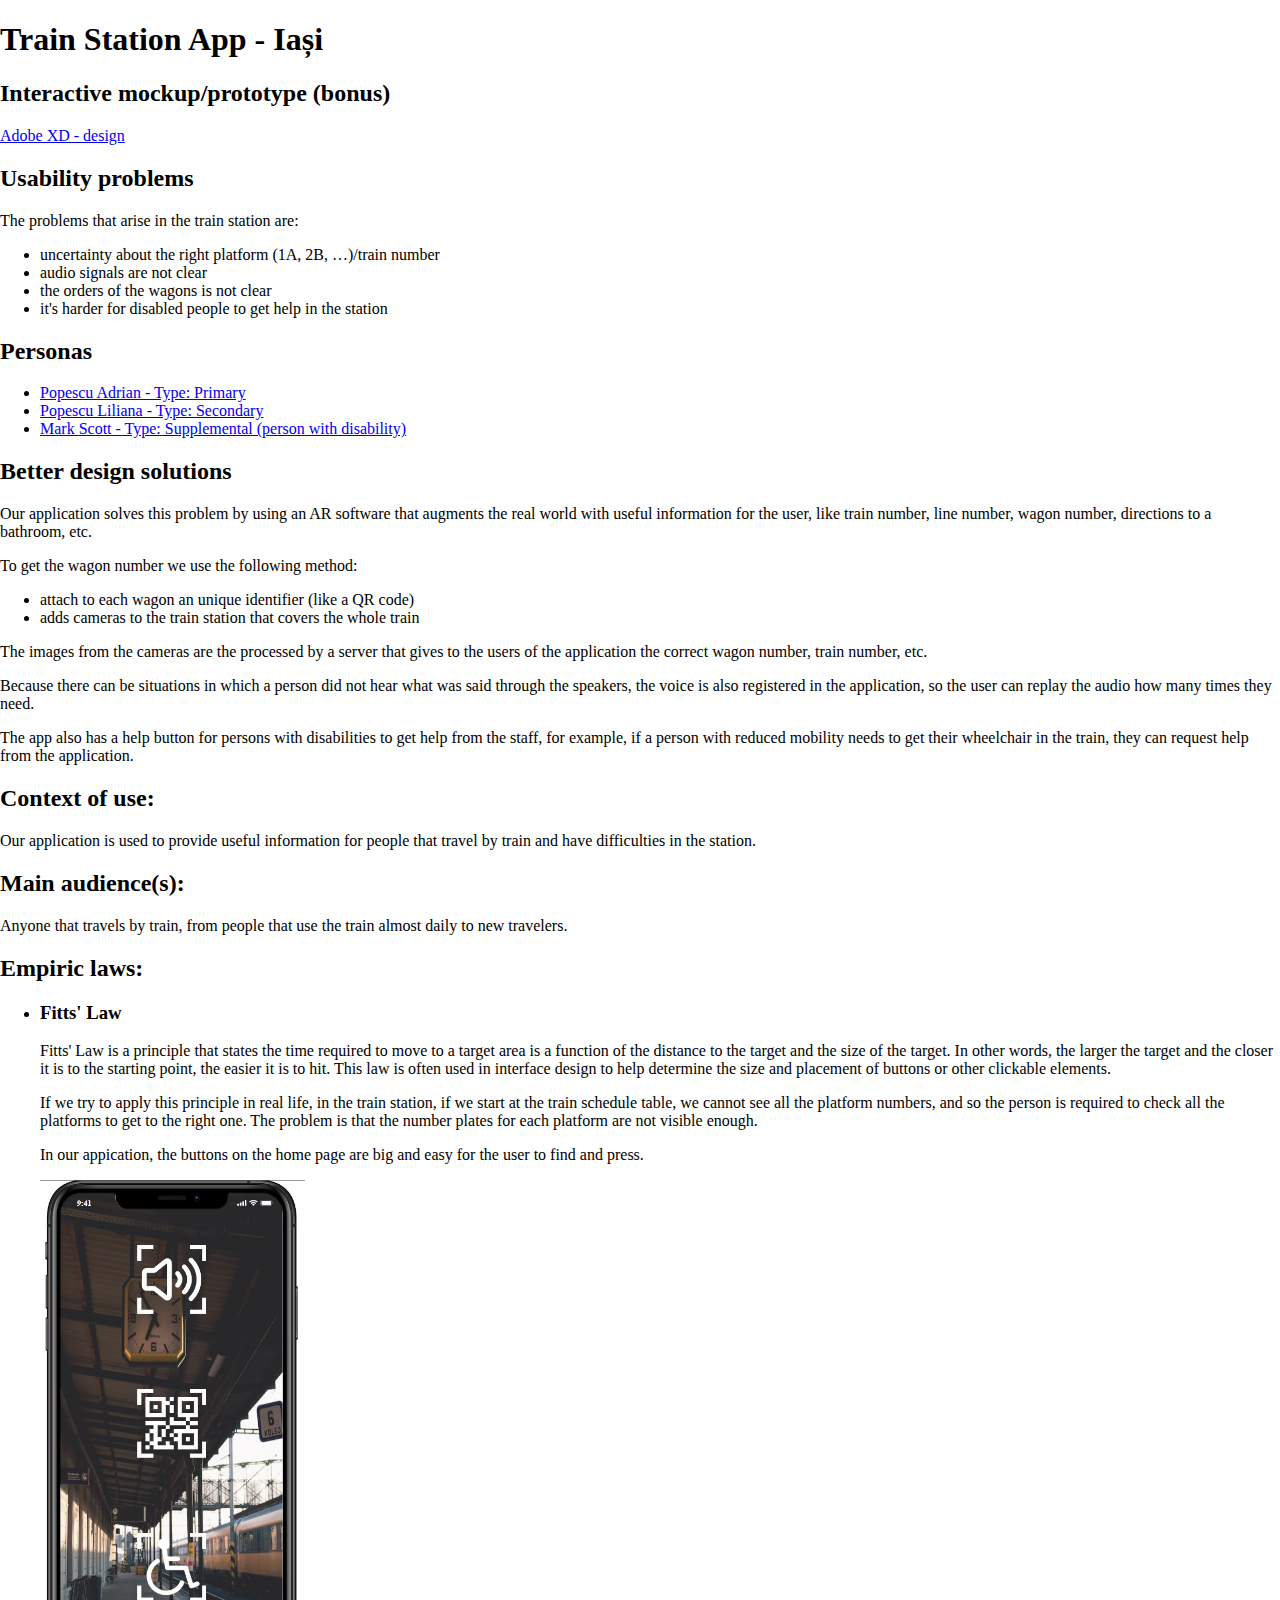
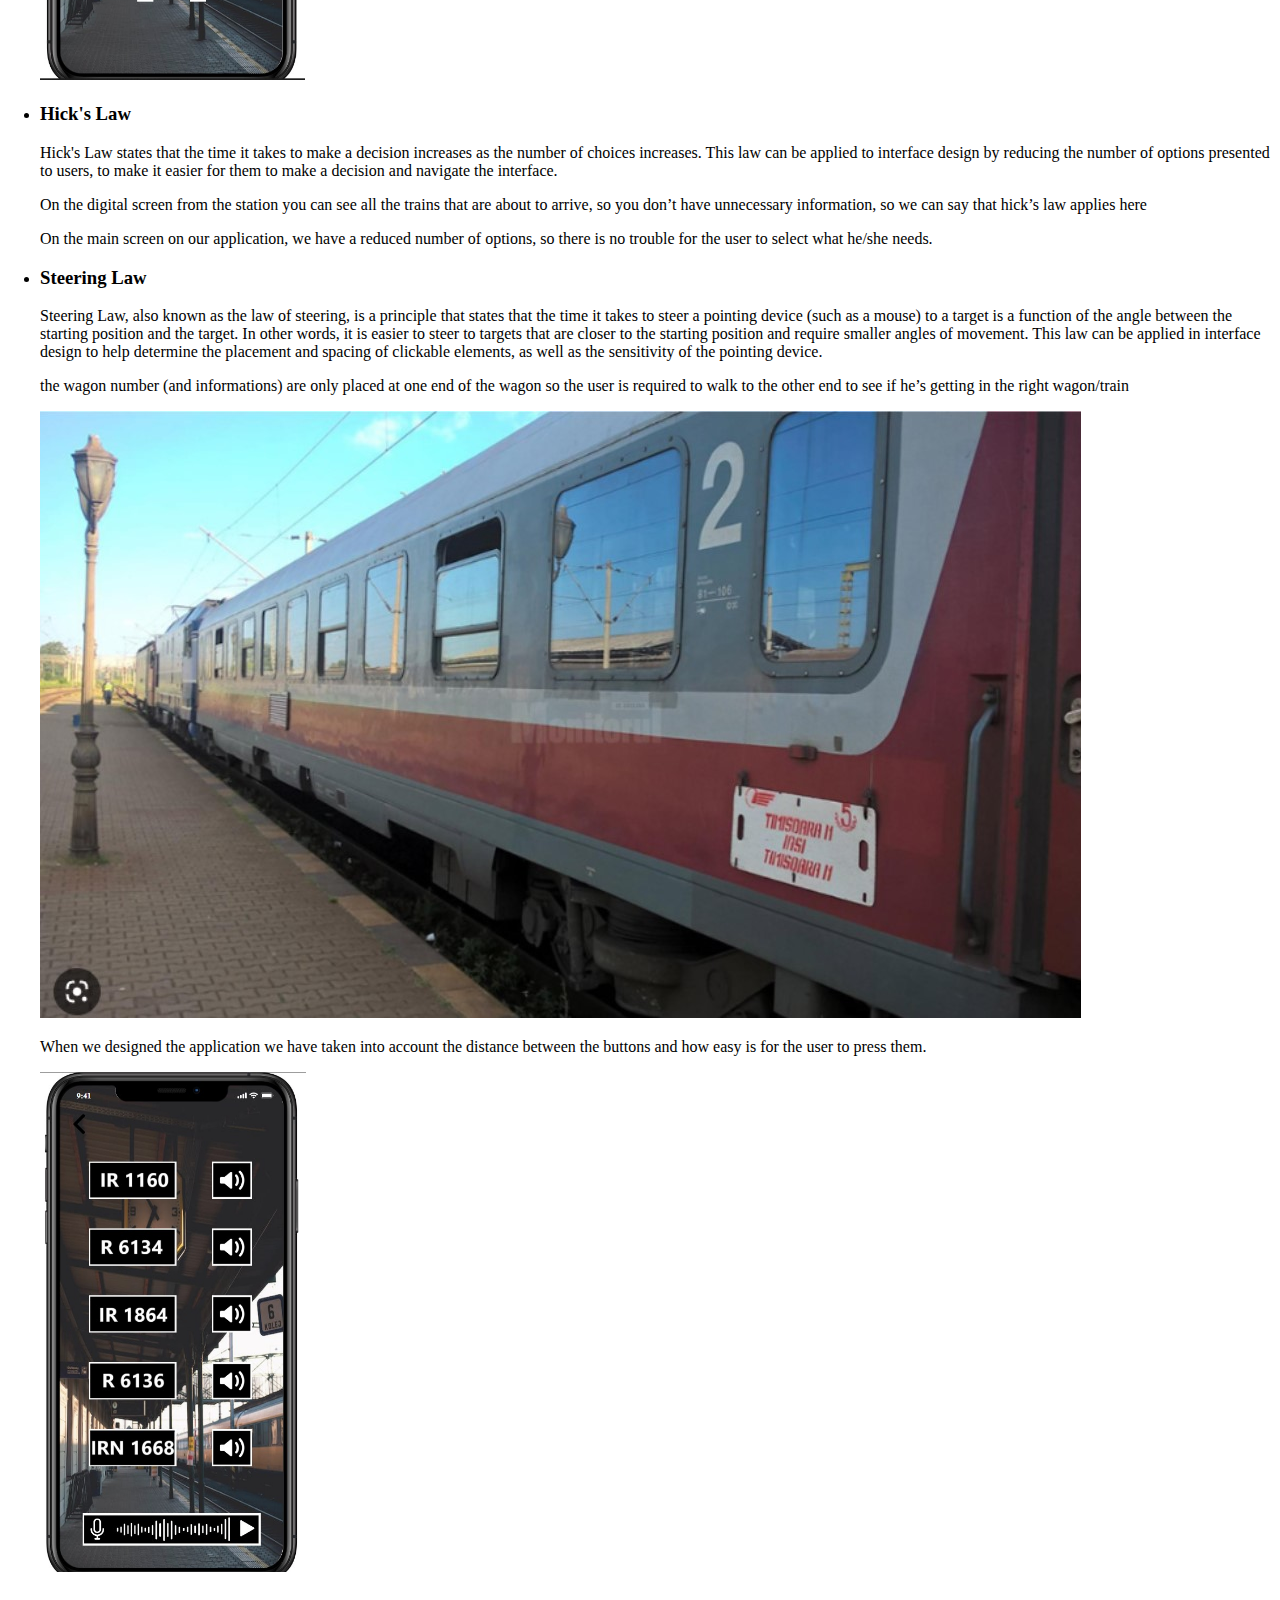
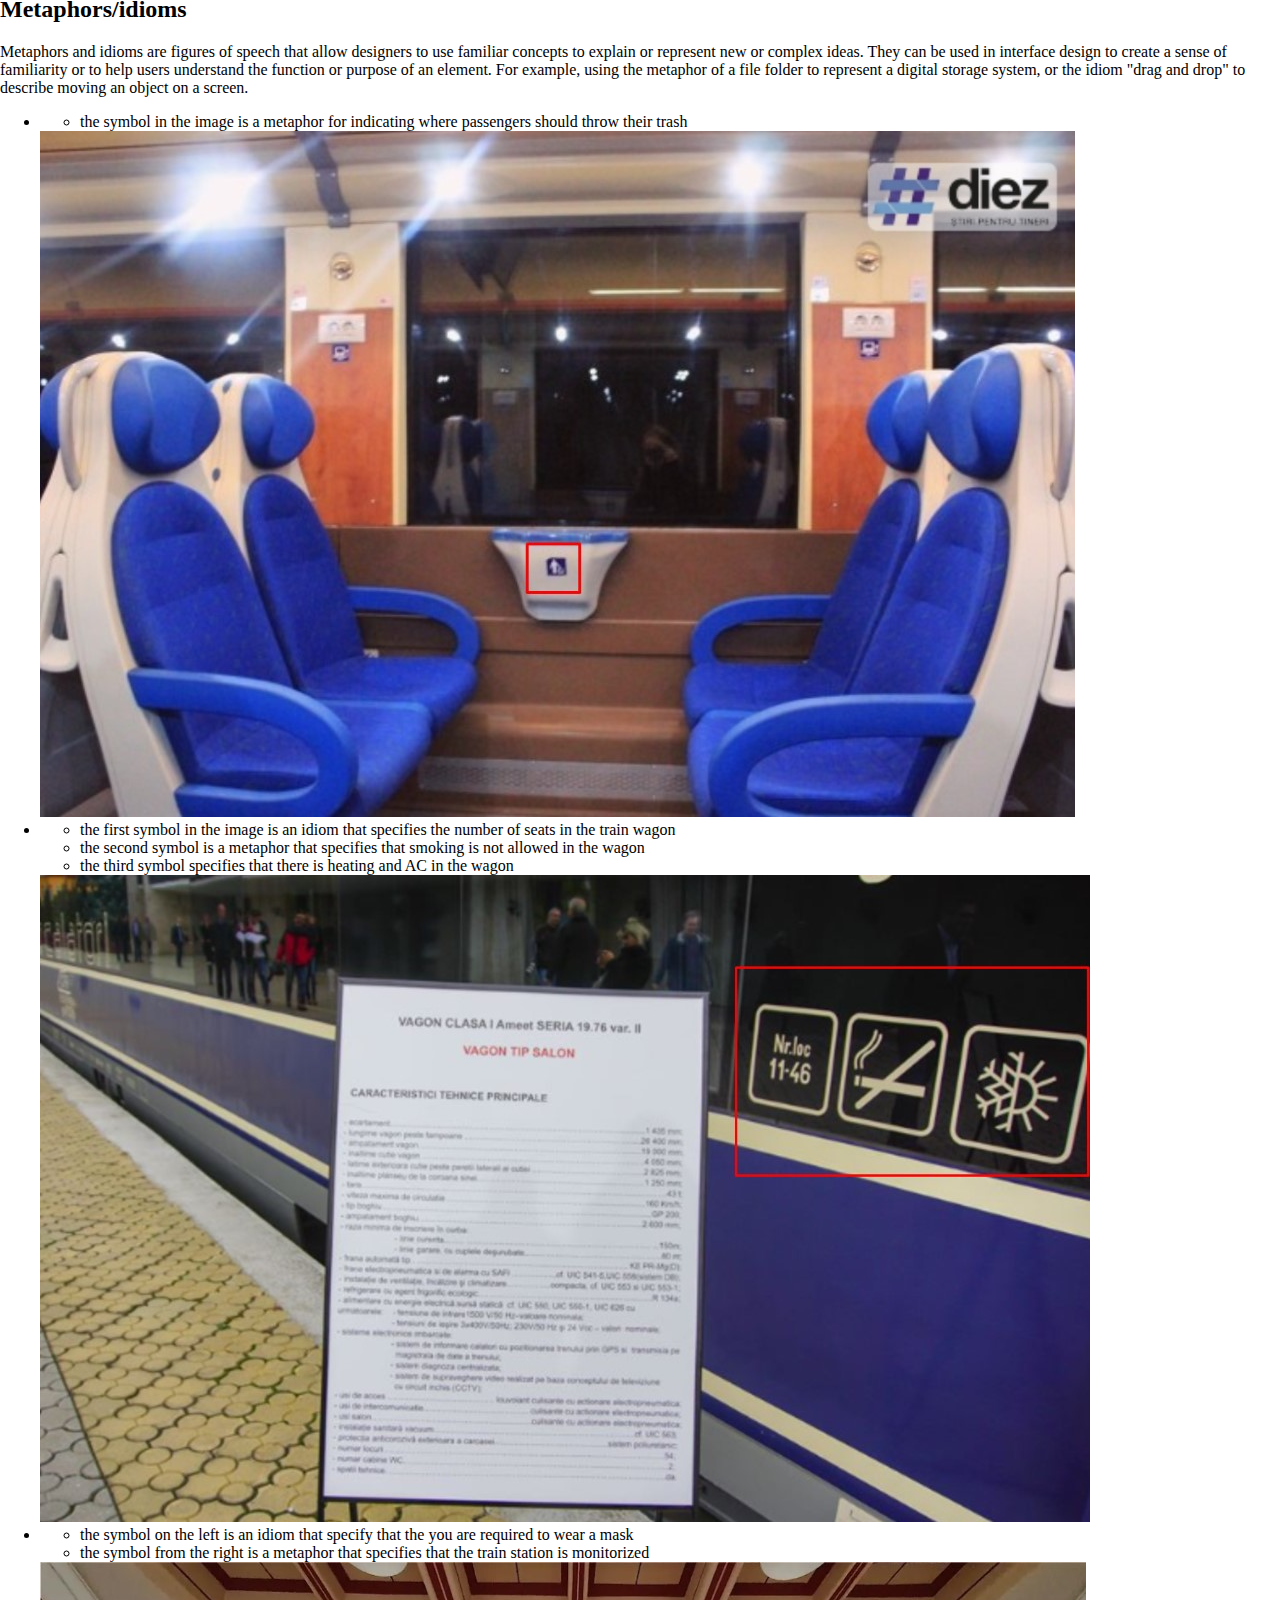
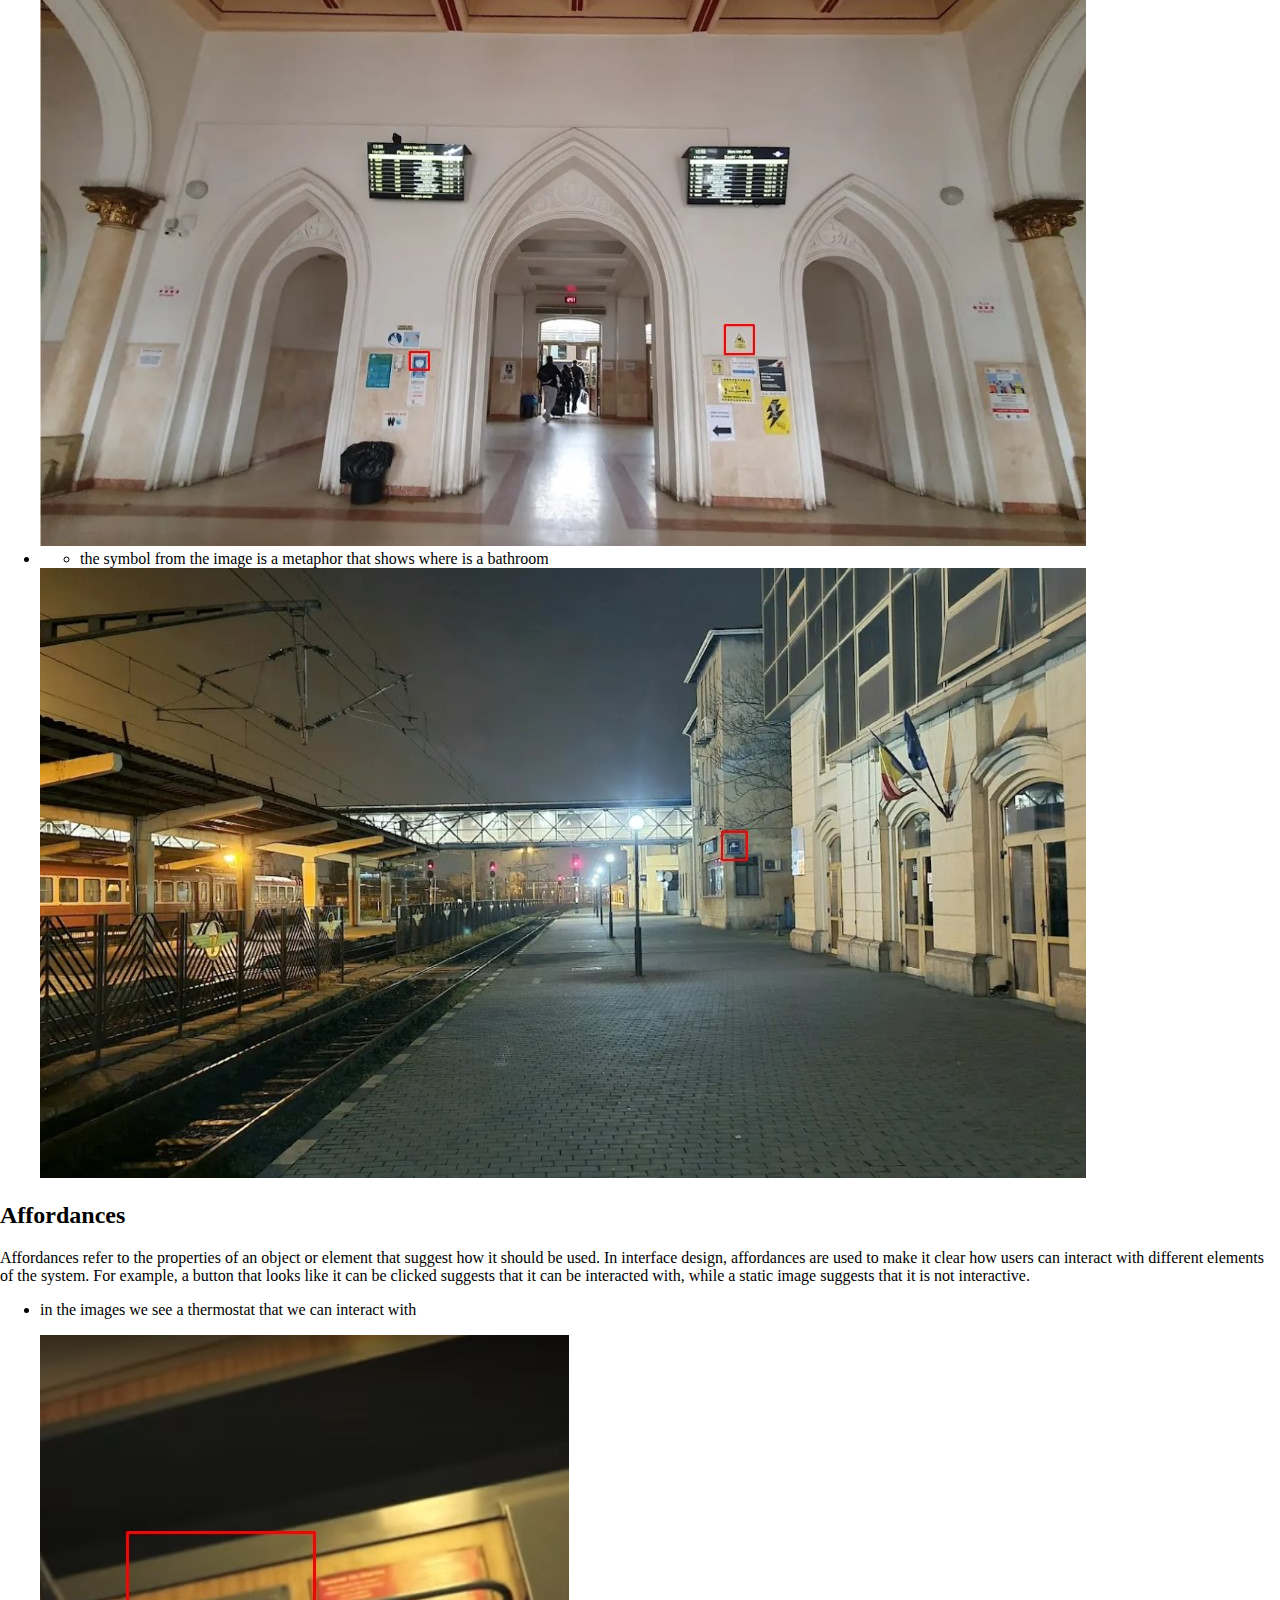
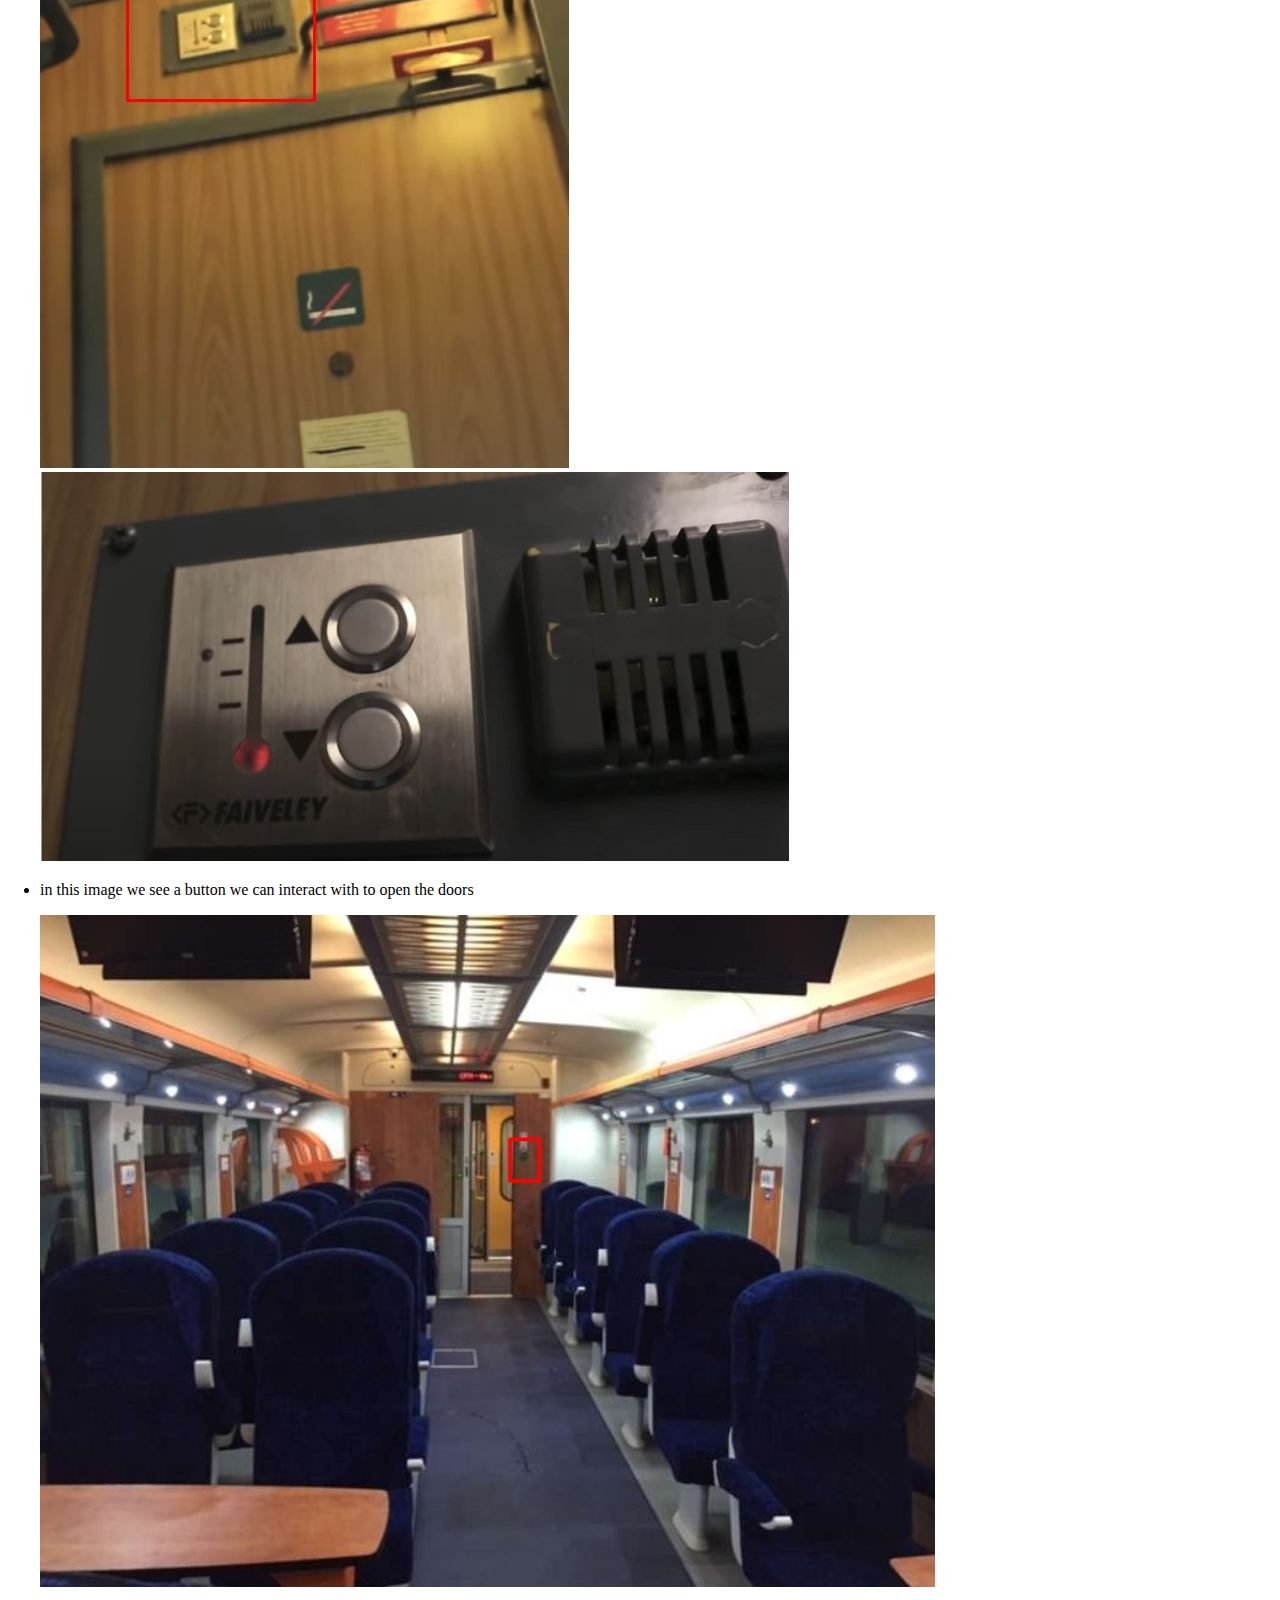
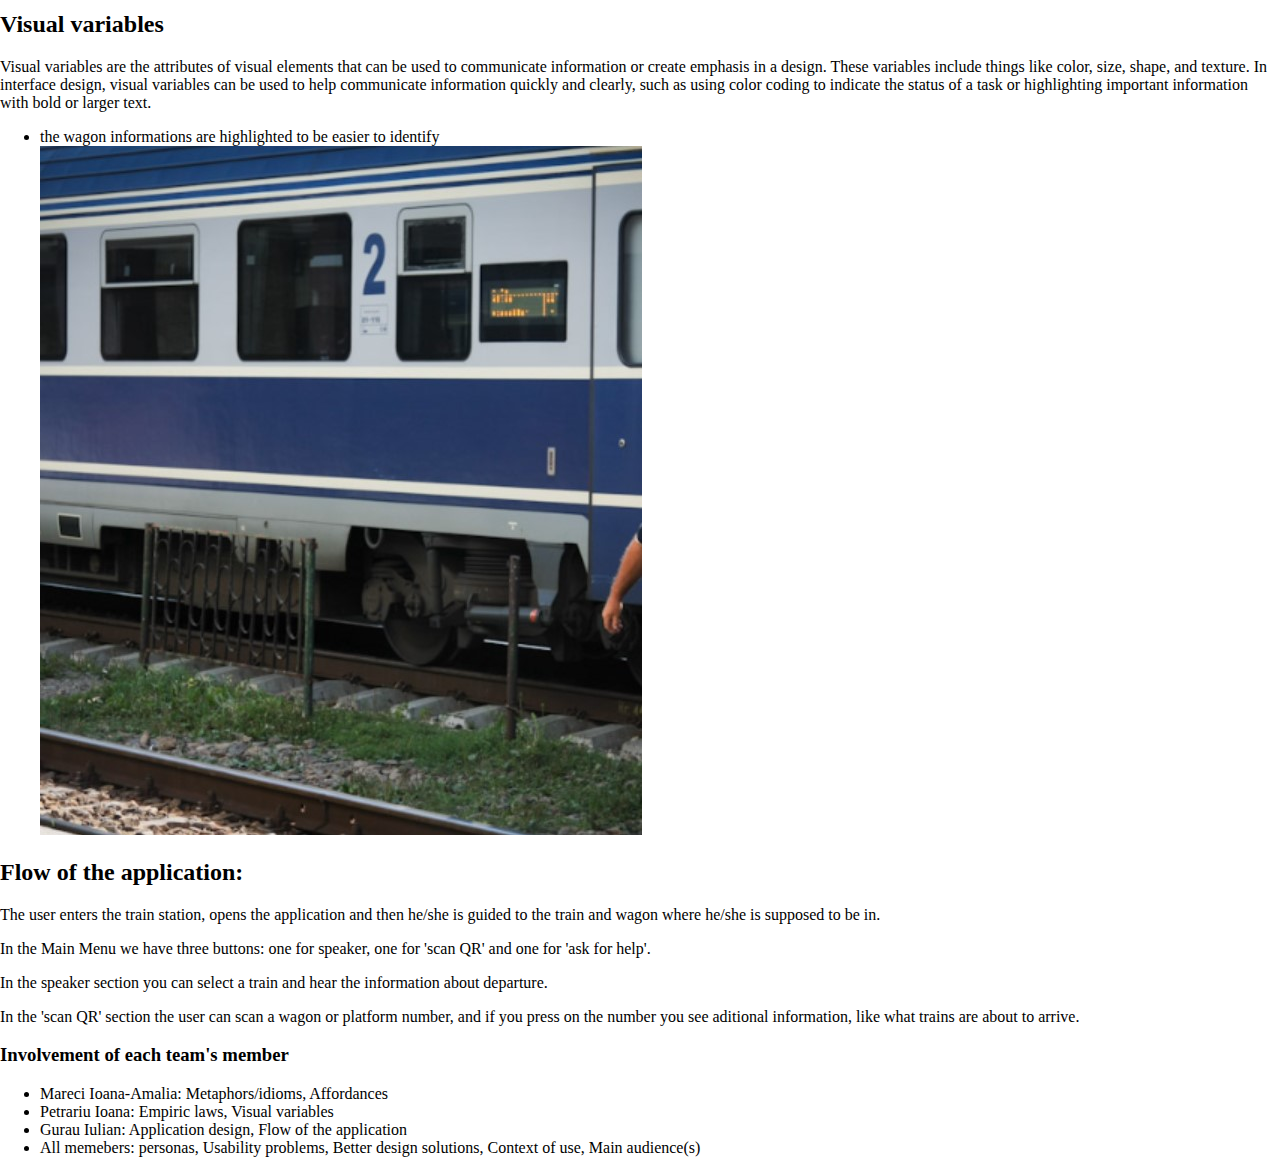
<file: index.html>
<!DOCTYPE html>
<html lang="en">

<head>
    <meta charset="UTF-8">
    <meta http-equiv="X-UA-Compatible" content="IE=edge">
    <meta name="viewport" content="width=device-width, initial-scale=1.0">
    <title>HCI - Design Challenge</title>
    <link rel="stylesheet" href="./style.css">
    </link>
</head>

<body>
    <h1>Train Station App - Iași</h1>

    <h2>Interactive mockup/prototype (bonus)</h2>
    <a href="./adobe_xd/Web_1920___1.html" target="_blank">Adobe XD - design</a>

    <h2>Usability problems</h2>
    <p>The problems that arise in the train station are:</p>
    <ul>
        <li>uncertainty about the right platform (1A, 2B, …)/train number</li>
        <li>audio signals are not clear</li>
        <li>the orders of the wagons is not clear</li>
        <li>it's harder for disabled people to get help in the station</li>
    </ul>

    <h2>Personas</h2>
    <ul>
        <li><a href="persona-primary.html">Popescu Adrian - Type: Primary</a></li>
        <li><a href="persona-secondary.html">Popescu Liliana - Type: Secondary</a></li>
        <li><a href="persona-supplemental.html">Mark Scott - Type: Supplemental (person with disability)</a></li>
    </ul>

    <h2>Better design solutions</h2>
    <p>Our application solves this problem by using an AR software that augments the real world with useful information
        for the user, like train number, line number, wagon number, directions to a bathroom, etc.</p>
    <p>To get the wagon number we use the following method:</p>
    <ul>
        <li>attach to each wagon an unique identifier (like a QR code)</li>
        <li>adds cameras to the train station that covers the whole train</li>
    </ul>
    <p>The images from the cameras are the processed by a server that gives to the users of the application the correct
        wagon number, train number, etc. </p>
    <p>Because there can be situations in which a person did not hear what was said through the speakers, the voice is
        also registered in the application, so the user can replay the audio how many times they need. </p>
    <p>The app also has a help button for persons with disabilities to get help from the staff, for example, if a person
        with reduced mobility needs to get their wheelchair in the train, they can request help from the application.
    </p>

    <h2>Context of use:</h2>
    <p>Our application is used to provide useful information for people that travel by train and have difficulties in
        the station.</p>

    <h2>Main audience(s):</h2>
    <p>Anyone that travels by train, from people that use the train almost daily to new travelers.</p>

    <h2>Empiric laws:</h2>
    <ul>
        <li>
            <h3>Fitts' Law</h3>
            <p>Fitts' Law is a principle that states the time required to move to a target area is a function of the
                distance to the target and the size of the target. In other words, the larger the target and the closer
                it is to the starting point, the easier it is to hit. This law is often used in interface design to help
                determine the size and placement of buttons or other clickable elements.</p>
            <p>If we try to apply this principle in real life, in the train station, if we start at the train schedule
                table, we cannot see all the platform numbers, and so the person is required to check all the platforms
                to get to the right one. The problem is that the number plates for each platform are not visible enough.
            </p>
            <p>In our appication, the buttons on the home page are big and easy for the user to find and press.</p>
            <img src="./images/app-1.jpg" alt="app" height="500">
        </li>
        <li>
            <h3>Hick's Law</h3>
            <p>Hick's Law states that the time it takes to make a decision increases as the number of choices increases.
                This law can be applied to interface design by reducing the number of options presented to users, to
                make it easier for them to make a decision and navigate the interface.</p>
            <p>On the digital screen from the station you can see all the trains that are about to arrive, so you don’t
                have unnecessary information, so we can say that hick’s law applies here</p>
            <p>On the main screen on our application, we have a reduced number of options, so there is no trouble for
                the user to select what he/she needs.</p>
        </li>
        <li>
            <h3>Steering Law</h3>
            <p>Steering Law, also known as the law of steering, is a principle that states that the time it takes to
                steer a pointing device (such as a mouse) to a target is a function of the angle between the starting
                position and the target. In other words, it is easier to steer to targets that are closer to the
                starting position and require smaller angles of movement. This law can be applied in interface design to
                help determine the placement and spacing of clickable elements, as well as the sensitivity of the
                pointing device.</p>
            <p>the wagon number (and informations) are only placed at one end of the wagon so the user is required to
                walk to the other end to see if he’s getting in the right wagon/train</p>
            <img src="./images/train-1.jpg" alt="train">
            <p>When we designed the application we have taken into account the distance between the buttons and how easy
                is for the user to press them.</p>
            <img src="./images/app-2.jpg" alt="app" height="500">
        </li>
    </ul>

    <h2>Metaphors/idioms</h2>
    <p>Metaphors and idioms are figures of speech that allow designers to use familiar concepts to explain or represent
        new or complex ideas. They can be used in interface design to create a sense of familiarity or to help users
        understand the function or purpose of an element. For example, using the metaphor of a file folder to represent
        a digital storage system, or the idiom "drag and drop" to describe moving an object on a screen.</p>
    <ul>
        <li>
            <ul>
                <li>the symbol in the image is a metaphor for indicating where passengers should throw their trash</li>
            </ul>
            <img src="./images/train-2.jpg" alt="train">
        </li>
        <li>
            <ul>
                <li>the first symbol in the image is an idiom that specifies the number of seats in the train wagon</li>
                <li>the second symbol is a metaphor that specifies that smoking is not allowed in the wagon</li>
                <li>the third symbol specifies that there is heating and AC in the wagon</li>
            </ul>
            <img src="./images/train-3.jpg" alt="train">
        </li>
        <li>
            <ul>
                <li>the symbol on the left is an idiom that specify that the you are required to wear a mask</li>
                <li>the symbol from the right is a metaphor that specifies that the train station is monitorized</li>
            </ul>
            <img src="./images/train-4.jpg" alt="train">
        </li>
        <li>
            <ul>
                <li>the symbol from the image is a metaphor that shows where is a bathroom</li>
            </ul>
            <img src="./images/train-5.jpg" alt="train">
        </li>
    </ul>

    <h2>Affordances</h2>
    <p>Affordances refer to the properties of an object or element that suggest how it should be used. In interface
        design, affordances are used to make it clear how users can interact with different elements of the system. For
        example, a button that looks like it can be clicked suggests that it can be interacted with, while a static
        image suggests that it is not interactive.</p>
    <ul>
        <li>
            <p>in the images we see a thermostat that we can interact with</p>
            <img src="./images/train-6.jpg" alt="train">
            <img src="./images/train-7.jpg" alt="train">
        </li>
        <li>
            <p>in this image we see a button we can interact with to open the doors</p>
            <img src="./images/train-8.jpg" alt="train">
        </li>
    </ul>

    <h2>Visual variables</h2>
    <p>Visual variables are the attributes of visual elements that can be used to communicate information or create
        emphasis in a design. These variables include things like color, size, shape, and texture. In interface design,
        visual variables can be used to help communicate information quickly and clearly, such as using color coding to
        indicate the status of a task or highlighting important information with bold or larger text.</p>
    <ul>
        <li>the wagon informations are highlighted to be easier to identify</li>
        <img src="./images/train-9.jpg" alt="train">
    </ul>

    <h2>Flow of the application:</h2>
    <p>The user enters the train station, opens the application and then he/she is guided to the train and wagon where
        he/she is supposed to be in. </p>
    <p>In the Main Menu we have three buttons: one for speaker, one for 'scan QR' and one for 'ask for help'. </p>
    <p>In the speaker section you can select a train and hear the information about departure.</p>
    <p>In the 'scan QR' section the user can scan a wagon or platform number, and if you press on the number you see
        aditional information, like what trains are about to arrive.</p>


    <h3>Involvement of each team's member</h3>
    <ul>
        <li>Mareci Ioana-Amalia: Metaphors/idioms, Affordances</li>
        <li>Petrariu Ioana: Empiric laws, Visual variables</li>
        <li>Gurau Iulian: Application design, Flow of the application</li>
        <li>All memebers: personas, Usability problems, Better design solutions,
            Context of use, Main audience(s)
        </li>
    </ul>

</body>

</html>
</file>
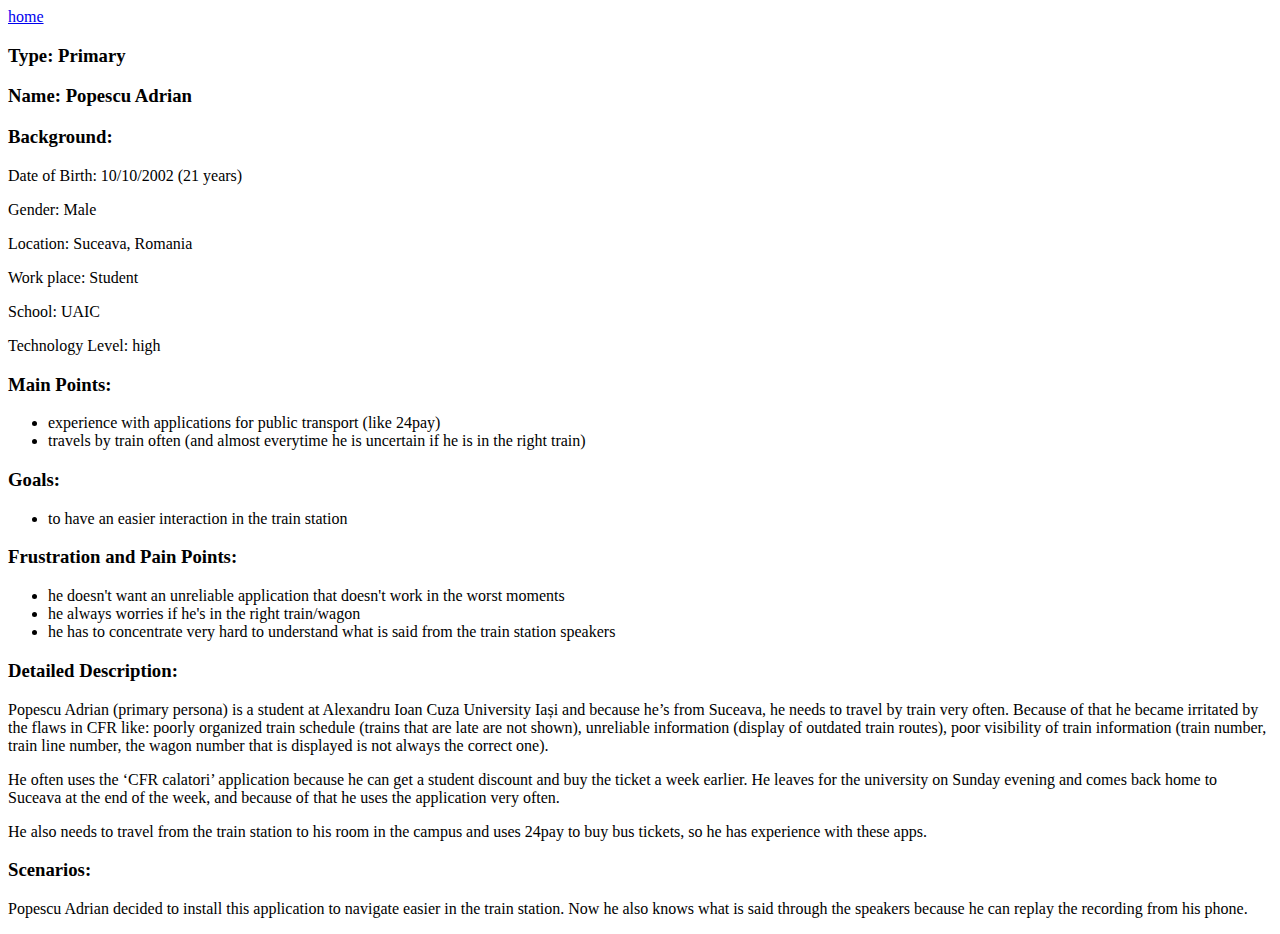
<file: persona-primary.html>
<!DOCTYPE html>
<html lang="en">

<head>
    <meta charset="UTF-8">
    <meta http-equiv="X-UA-Compatible" content="IE=edge">
    <meta name="viewport" content="width=device-width, initial-scale=1.0">
    <title>Primary Persona</title>
</head>

<body>
    <a href="index.html">home</a>

    <h3>Type: Primary</h3>
    <h3>Name: Popescu Adrian</h3>

    <h3>Background:</h3>
    <p>Date of Birth: 10/10/2002 (21 years)</p>
    <p>Gender: Male</p>
    <p>Location: Suceava, Romania</p>
    <p>Work place: Student</p>
    <p>School: UAIC</p>
    <p>Technology Level: high</p>

    <h3>Main Points:</h3>
    <ul>
        <li>experience with applications for public transport (like 24pay)</li>
        <li>travels by train often (and almost everytime he is uncertain if he is in the right train)</li>
    </ul>

    <h3>Goals:</h3>
    <ul>
        <li>to have an easier interaction in the train station</li>
    </ul>

    <h3>Frustration and Pain Points:</h3>
    <ul>
        <li>he doesn't want an unreliable application that doesn't work in the worst moments</li>
        <li>he always worries if he's in the right train/wagon</li>
        <li>he has to concentrate very hard to understand what is said from the train station speakers</li>
    </ul>

    <h3>Detailed Description:</h3>
    <p>Popescu Adrian (primary persona) is a student at Alexandru Ioan Cuza University Iași and because he’s from
        Suceava, he needs to travel by train very often. Because of that he became irritated by the flaws in CFR like:
        poorly
        organized train schedule (trains that are late are not shown), unreliable information (display of outdated train
        routes), poor visibility of train information (train number, train line number, the wagon number that is
        displayed is not always the correct one).</p>
    <p>He often uses the ‘CFR calatori’ application because he can get a student discount and buy the ticket a week
        earlier. He leaves for the university on Sunday evening and comes back home to Suceava at the end of the week,
        and because of that he uses the application very often.</p>
    <p>He also needs to travel from the train station to his room in the campus and uses 24pay to buy bus tickets, so he
        has experience with these apps.</p>


    <h3>Scenarios:</h3>
    <p>Popescu Adrian decided to install this application to navigate easier in the train station. Now he also knows
        what is said through the speakers because he can replay the recording from his phone.</p>

</body>

</html>
</file>
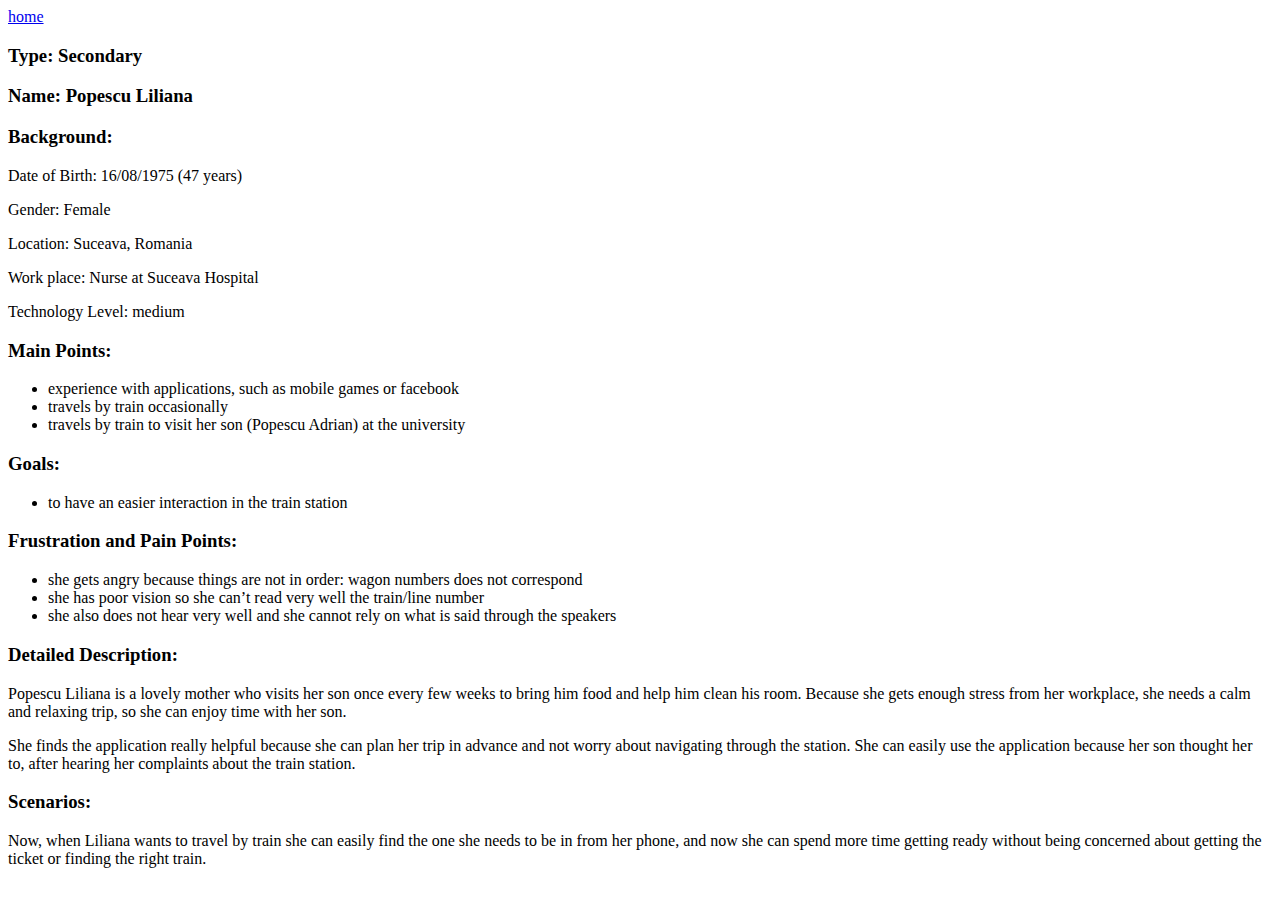
<file: persona-secondary.html>
<!DOCTYPE html>
<html lang="en">

<head>
    <meta charset="UTF-8">
    <meta http-equiv="X-UA-Compatible" content="IE=edge">
    <meta name="viewport" content="width=device-width, initial-scale=1.0">
    <title>Secondary Persona</title>
</head>

<body>
    <a href="index.html">home</a>

    <h3>Type: Secondary</h3>
    <h3>Name: Popescu Liliana</h3>

    <h3>Background:</h3>
    <p>Date of Birth: 16/08/1975 (47 years)</p>
    <p>Gender: Female</p>
    <p>Location: Suceava, Romania</p>
    <p>Work place: Nurse at Suceava Hospital</p>
    <p>Technology Level: medium</p>

    <h3>Main Points:</h3>
    <ul>
        <li>experience with applications, such as mobile games or facebook</li>
        <li>travels by train occasionally</li>
        <li>travels by train to visit her son (Popescu Adrian) at the university</li>
    </ul>

    <h3>Goals:</h3>
    <ul>
        <li>to have an easier interaction in the train station </li>
    </ul>

    <h3>Frustration and Pain Points:</h3>
    <ul>
        <li>she gets angry because things are not in order: wagon numbers does not correspond</li>
        <li>she has poor vision so she can’t read very well the train/line number</li>
        <li>she also does not hear very well and she cannot rely on what is said through the speakers</li>
    </ul>

    <h3>Detailed Description:</h3>
    <p>Popescu Liliana is a lovely mother who visits her son once every few weeks to bring him food and help him clean
        his room. Because she gets enough stress from her workplace, she needs a calm and relaxing trip, so she can
        enjoy time with her son. </p>
    <p>She finds the application really helpful because she can plan her trip in advance and not worry about navigating
        through the station. She can easily use the application because her son thought her to, after hearing her
        complaints about the train station. </p>


    <h3>Scenarios:</h3>
    <p>Now, when Liliana wants to travel by train she can easily find the one she needs to be in from her phone, and now
        she can spend more time getting ready without being concerned about getting the ticket or finding the right
        train.</p>

</body>

</html>
</file>
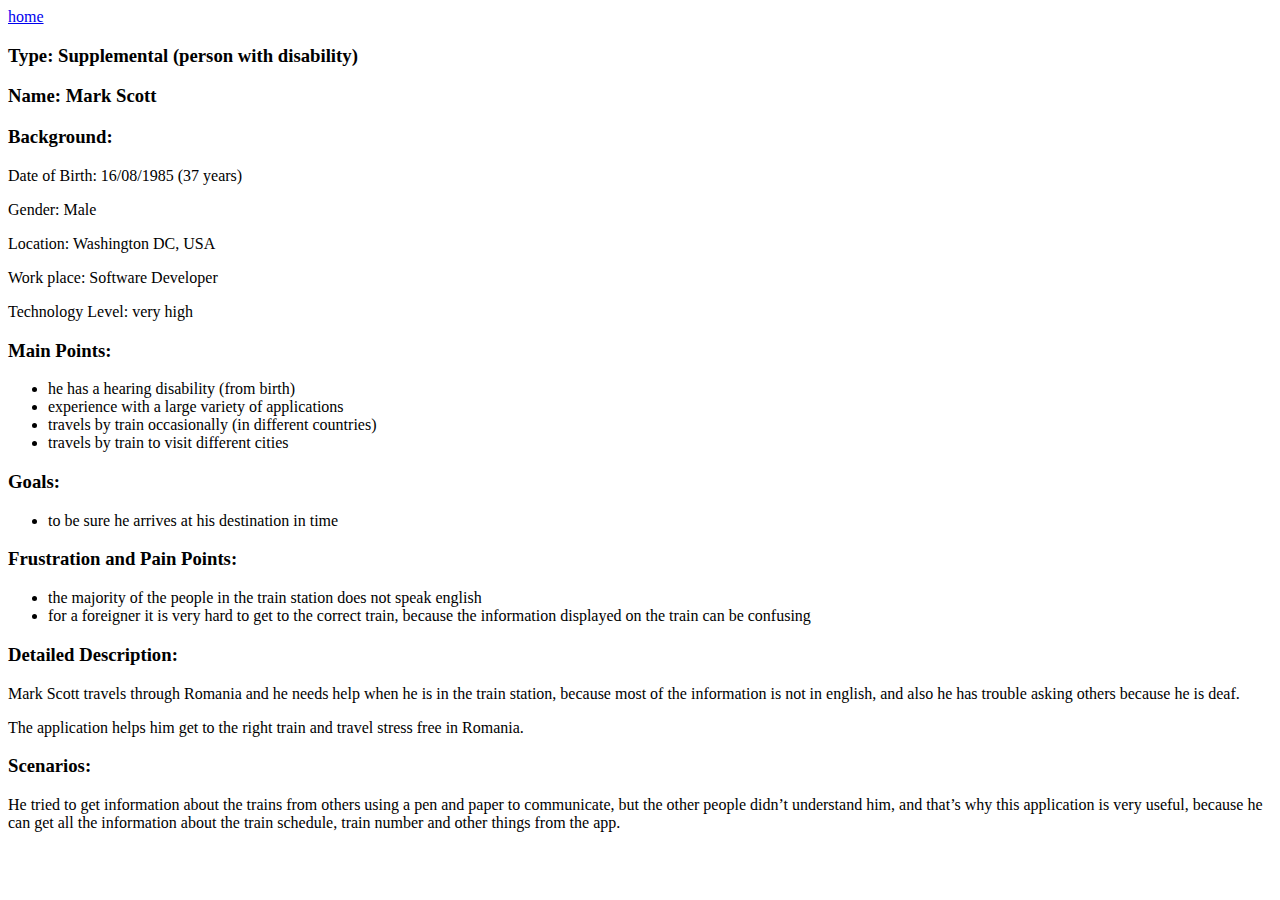
<file: persona-supplemental.html>
<!DOCTYPE html>
<html lang="en">

<head>
    <meta charset="UTF-8">
    <meta http-equiv="X-UA-Compatible" content="IE=edge">
    <meta name="viewport" content="width=device-width, initial-scale=1.0">
    <title>Supplemental Persona</title>
</head>

<body>
    <a href="index.html">home</a>

    <h3>Type: Supplemental (person with disability)</h3>
    <h3>Name: Mark Scott</h3>

    <h3>Background:</h3>
    <p>Date of Birth: 16/08/1985 (37 years)</p>
    <p>Gender: Male</p>
    <p>Location: Washington DC, USA</p>
    <p>Work place: Software Developer</p>
    <p>Technology Level: very high</p>

    <h3>Main Points:</h3>
    <ul>
        <li>he has a hearing disability (from birth)</li>
        <li>experience with a large variety of applications</li>
        <li>travels by train occasionally (in different countries)</li>
        <li>travels by train to visit different cities </li>
    </ul>

    <h3>Goals:</h3>
    <ul>
        <li>to be sure he arrives at his destination in time</li>
    </ul>

    <h3>Frustration and Pain Points:</h3>
    <ul>
        <li>the majority of the people in the train station does not speak english</li>
        <li>for a foreigner it is very hard to get to the correct train, because the information displayed on the train
            can be confusing</li>
    </ul>

    <h3>Detailed Description:</h3>
    <p>Mark Scott travels through Romania and he needs help when he is in the train station, because most of the
        information is not in english, and also he has trouble asking others because he is deaf. </p>
    <p>The application helps him get to the right train and travel stress free in Romania. </p>

    <h3>Scenarios:</h3>
    <p>He tried to get information about the trains from others using a pen and paper to communicate, but the other
        people didn’t understand him, and that’s why this application is very useful, because he can get all the
        information about the train schedule, train number and other things from the app.</p>

</body>

</html>
</file>
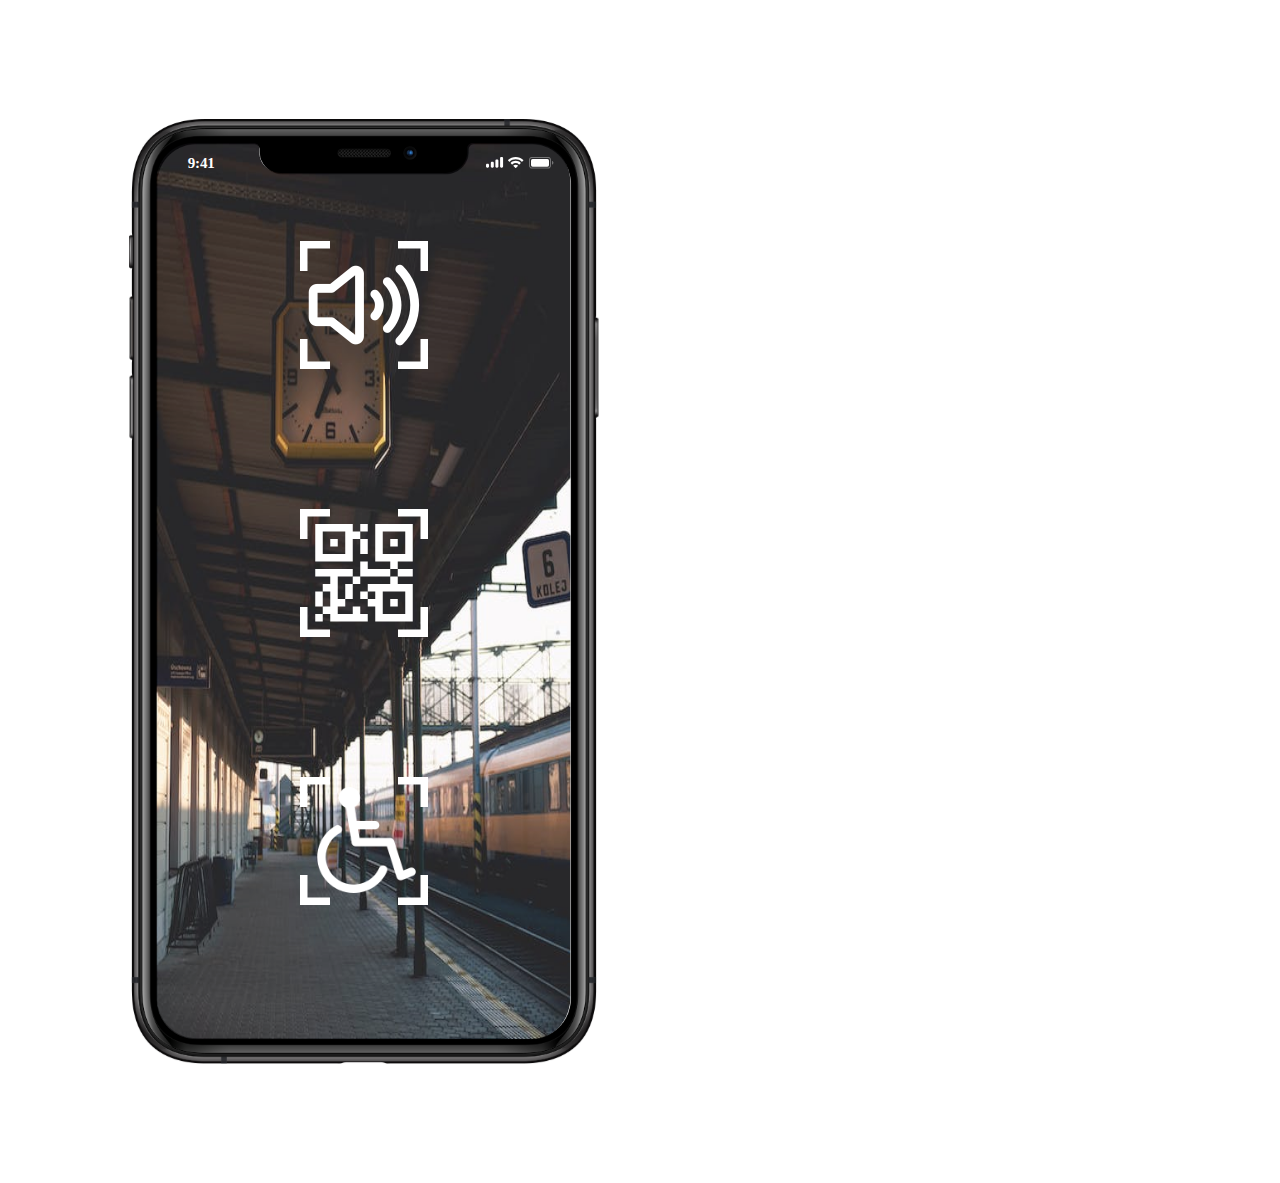
<file: adobe_xd/Web_1920___1.html>
<!DOCTYPE html>
<html>
<head>
<meta charset="utf-8"/>
<meta http-equiv="X-UA-Compatible" content="IE=edge"/>
<meta name="viewport" content="width=device-width, initial-scale=1.0">
<title>Web 1920 – 1</title>
<style id="applicationStylesheet" type="text/css">
	.mediaViewInfo {
		--web-view-name: Web 1920 – 1;
		--web-view-id: Web_1920__1;
		--web-scale-on-resize: true;
		--web-enable-deep-linking: true;
	}
	:root {
		--web-view-ids: Web_1920__1;
	}
	* {
		margin: 0;
		padding: 0;
		box-sizing: border-box;
		border: none;
	}
	#Web_1920__1 {
		position: absolute;
		width: 727px;
		height: 1183px;
		background-color: rgba(255,255,255,1);
		overflow: hidden;
		--web-view-name: Web 1920 – 1;
		--web-view-id: Web_1920__1;
		--web-scale-on-resize: true;
		--web-enable-deep-linking: true;
	}
	@keyframes  {
	
	
	}
	@keyframes  {
	
	
	}
	#Group_6 {
		position: absolute;
		width: 470px;
		height: 945.68px;
		left: 128.5px;
		top: 118.66px;
		overflow: visible;
	}
	#iPhone_Xs_Max {
		position: absolute;
		width: 470px;
		height: 945.68px;
		left: 0px;
		top: 0px;
		overflow: visible;
	}
	#iPhone_Xs_Max_n {
		position: absolute;
		width: 470px;
		height: 945.68px;
		left: 0px;
		top: 0px;
		overflow: visible;
	}
	#Mask_Group_1 {
		position: absolute;
		width: 414.543px;
		height: 896px;
		left: 27.728px;
		top: 24.84px;
		overflow: visible;
	}
	#n_iPhone_XS__Bars__Status__Def {
		position: absolute;
		width: 379.606px;
		height: 18px;
		left: 45.197px;
		top: 36.111px;
		overflow: visible;
	}
	#Action {
		position: absolute;
		width: 54px;
		height: 18px;
		left: 0px;
		top: 0px;
		overflow: visible;
	}
	#n_Time {
		left: 0px;
		top: 0px;
		position: absolute;
		overflow: hidden;
		width: 55px;
		height: 18px;
		text-align: center;
		font-family: SF Pro Text;
		font-style: normal;
		font-weight: bold;
		font-size: 15px;
		color: rgba(255,255,255,1);
		letter-spacing: -0.11px;
	}
	#Container {
		position: absolute;
		width: 67px;
		height: 11.5px;
		left: 312.606px;
		top: 2.16px;
		overflow: visible;
	}
	#Battery {
		position: absolute;
		width: 24.5px;
		height: 11.5px;
		left: 42.5px;
		top: 0px;
		overflow: visible;
	}
	#Rectangle {
		fill: rgba(255,255,255,0.361);
	}
	.Rectangle {
		overflow: visible;
		position: absolute;
		width: 24.5px;
		height: 11.5px;
		left: 0px;
		top: 0px;
		transform: matrix(1,0,0,1,0,0);
	}
	#Rectangle_v {
		fill: rgba(255,255,255,1);
	}
	.Rectangle_v {
		position: absolute;
		overflow: visible;
		width: 18px;
		height: 7.667px;
		left: 2px;
		top: 1.917px;
	}
	#Combined_Shape {
		fill: rgba(255,255,255,1);
	}
	.Combined_Shape {
		overflow: visible;
		position: absolute;
		width: 17.1px;
		height: 10.7px;
		left: 0px;
		top: 0.44px;
		transform: matrix(1,0,0,1,0,0);
	}
	#Wi-Fi {
		fill: rgba(255,255,255,1);
	}
	.Wi-Fi {
		overflow: visible;
		position: absolute;
		width: 15.4px;
		height: 11.057px;
		left: 22.1px;
		top: 0.24px;
		transform: matrix(1,0,0,1,0,0);
	}
	#qr-code {
		position: absolute;
		width: 128px;
		height: 128px;
		left: 171px;
		top: 390.68px;
		overflow: visible;
		--web-animation: fadein undefineds undefined;
		--web-action-type: page;
		--web-action-target: Web_1920___5.html;
		cursor: pointer;
	}
	#speaker {
		position: absolute;
		width: 128px;
		height: 128px;
		left: 171px;
		top: 122.68px;
		overflow: visible;
		--web-animation: fadein undefineds undefined;
		--web-action-type: page;
		--web-action-target: Web_1920___7.html;
		cursor: pointer;
	}
	#wheelchair {
		position: absolute;
		width: 128px;
		height: 128px;
		left: 171px;
		top: 658.68px;
		overflow: visible;
	}
</style>
<script id="applicationScript">
///////////////////////////////////////
// INITIALIZATION
///////////////////////////////////////

/**
 * Functionality for scaling, showing by media query, and navigation between multiple pages on a single page. 
 * Code subject to change.
 **/

if (window.console==null) { window["console"] = { log : function() {} } }; // some browsers do not set console

var Application = function() {
	// event constants
	this.prefix = "--web-";
	this.NAVIGATION_CHANGE = "viewChange";
	this.VIEW_NOT_FOUND = "viewNotFound";
	this.VIEW_CHANGE = "viewChange";
	this.VIEW_CHANGING = "viewChanging";
	this.STATE_NOT_FOUND = "stateNotFound";
	this.APPLICATION_COMPLETE = "applicationComplete";
	this.APPLICATION_RESIZE = "applicationResize";
	this.SIZE_STATE_NAME = "data-is-view-scaled";
	this.STATE_NAME = this.prefix + "state";

	this.lastTrigger = null;
	this.lastView = null;
	this.lastState = null;
	this.lastOverlay = null;
	this.currentView = null;
	this.currentState = null;
	this.currentOverlay = null;
	this.currentQuery = {index: 0, rule: null, mediaText: null, id: null};
	this.inclusionQuery = "(min-width: 0px)";
	this.exclusionQuery = "none and (min-width: 99999px)";
	this.LastModifiedDateLabelName = "LastModifiedDateLabel";
	this.viewScaleSliderId = "ViewScaleSliderInput";
	this.pageRefreshedName = "showPageRefreshedNotification";
	this.application = null;
	this.applicationStylesheet = null;
	this.showByMediaQuery = null;
	this.mediaQueryDictionary = {};
	this.viewsDictionary = {};
	this.addedViews = [];
	this.viewStates = [];
	this.views = [];
	this.viewIds = [];
	this.viewQueries = {};
	this.overlays = {};
	this.overlayIds = [];
	this.numberOfViews = 0;
	this.verticalPadding = 0;
	this.horizontalPadding = 0;
	this.stateName = null;
	this.viewScale = 1;
	this.viewLeft = 0;
	this.viewTop = 0;
	this.horizontalScrollbarsNeeded = false;
	this.verticalScrollbarsNeeded = false;

	// view settings
	this.showUpdateNotification = false;
	this.showNavigationControls = false;
	this.scaleViewsToFit = false;
	this.scaleToFitOnDoubleClick = false;
	this.actualSizeOnDoubleClick = false;
	this.scaleViewsOnResize = false;
	this.navigationOnKeypress = false;
	this.showViewName = false;
	this.enableDeepLinking = true;
	this.refreshPageForChanges = false;
	this.showRefreshNotifications = true;

	// view controls
	this.scaleViewSlider = null;
	this.lastModifiedLabel = null;
	this.supportsPopState = false; // window.history.pushState!=null;
	this.initialized = false;

	// refresh properties
	this.refreshDuration = 250;
	this.lastModifiedDate = null;
	this.refreshRequest = null;
	this.refreshInterval = null;
	this.refreshContent = null;
	this.refreshContentSize = null;
	this.refreshCheckContent = false;
	this.refreshCheckContentSize = false;

	var self = this;

	self.initialize = function(event) {
		var view = self.getVisibleView();
		var views = self.getVisibleViews();
		if (view==null) view = self.getInitialView();
		self.collectViews();
		self.collectOverlays();
		self.collectMediaQueries();

		for (let index = 0; index < views.length; index++) {
			var view = views[index];
			self.setViewOptions(view);
			self.setViewVariables(view);
			self.centerView(view);
		}

		// sometimes the body size is 0 so we call this now and again later
		if (self.initialized) {
			window.addEventListener(self.NAVIGATION_CHANGE, self.viewChangeHandler);
			window.addEventListener("keyup", self.keypressHandler);
			window.addEventListener("keypress", self.keypressHandler);
			window.addEventListener("resize", self.resizeHandler);
			window.document.addEventListener("dblclick", self.doubleClickHandler);

			if (self.supportsPopState) {
				window.addEventListener('popstate', self.popStateHandler);
			}
			else {
				window.addEventListener('hashchange', self.hashChangeHandler);
			}

			// we are ready to go
			window.dispatchEvent(new Event(self.APPLICATION_COMPLETE));
		}

		if (self.initialized==false) {
			if (self.enableDeepLinking) {
				self.syncronizeViewToURL();
			} 
	
			if (self.refreshPageForChanges) {
				self.setupRefreshForChanges();
			}
	
			self.initialized = true;
		}
		
		if (self.scaleViewsToFit) {
			self.viewScale = self.scaleViewToFit(view);
			
			if (self.viewScale<0) {
				setTimeout(self.scaleViewToFit, 500, view);
			}
		}
		else if (view) {
			self.viewScale = self.getViewScaleValue(view);
			self.centerView(view);
			self.updateSliderValue(self.viewScale);
		}
		else {
			// no view found
		}
	
		if (self.showUpdateNotification) {
			self.showNotification();
		}

		//"addEventListener" in window ? null : window.addEventListener = window.attachEvent;
		//"addEventListener" in document ? null : document.addEventListener = document.attachEvent;
	}


	///////////////////////////////////////
	// AUTO REFRESH 
	///////////////////////////////////////

	self.setupRefreshForChanges = function() {
		self.refreshRequest = new XMLHttpRequest();

		if (!self.refreshRequest) {
			return false;
		}

		// get document start values immediately
		self.requestRefreshUpdate();
	}

	/**
	 * Attempt to check the last modified date by the headers 
	 * or the last modified property from the byte array (experimental)
	 **/
	self.requestRefreshUpdate = function() {
		var url = document.location.href;
		var protocol = window.location.protocol;
		var method;
		
		try {

			if (self.refreshCheckContentSize) {
				self.refreshRequest.open('HEAD', url, true);
			}
			else if (self.refreshCheckContent) {
				self.refreshContent = document.documentElement.outerHTML;
				self.refreshRequest.open('GET', url, true);
				self.refreshRequest.responseType = "text";
			}
			else {

				// get page last modified date for the first call to compare to later
				if (self.lastModifiedDate==null) {

					// File system does not send headers in FF so get blob if possible
					if (protocol=="file:") {
						self.refreshRequest.open("GET", url, true);
						self.refreshRequest.responseType = "blob";
					}
					else {
						self.refreshRequest.open("HEAD", url, true);
						self.refreshRequest.responseType = "blob";
					}

					self.refreshRequest.onload = self.refreshOnLoadOnceHandler;

					// In some browsers (Chrome & Safari) this error occurs at send: 
					// 
					// Chrome - Access to XMLHttpRequest at 'file:///index.html' from origin 'null' 
					// has been blocked by CORS policy: 
					// Cross origin requests are only supported for protocol schemes: 
					// http, data, chrome, chrome-extension, https.
					// 
					// Safari - XMLHttpRequest cannot load file:///Users/user/Public/index.html. Cross origin requests are only supported for HTTP.
					// 
					// Solution is to run a local server, set local permissions or test in another browser
					self.refreshRequest.send(null);

					// In MS browsers the following behavior occurs possibly due to an AJAX call to check last modified date: 
					// 
					// DOM7011: The code on this page disabled back and forward caching.

					// In Brave (Chrome) error when on the server
					// index.js:221 HEAD https://www.example.com/ net::ERR_INSUFFICIENT_RESOURCES
					// self.refreshRequest.send(null);

				}
				else {
					self.refreshRequest = new XMLHttpRequest();
					self.refreshRequest.onreadystatechange = self.refreshHandler;
					self.refreshRequest.ontimeout = function() {
						self.log("Couldn't find page to check for updates");
					}
					
					var method;
					if (protocol=="file:") {
						method = "GET";
					}
					else {
						method = "HEAD";
					}

					//refreshRequest.open('HEAD', url, true);
					self.refreshRequest.open(method, url, true);
					self.refreshRequest.responseType = "blob";
					self.refreshRequest.send(null);
				}
			}
		}
		catch (error) {
			self.log("Refresh failed for the following reason:")
			self.log(error);
		}
	}

	self.refreshHandler = function() {
		var contentSize;

		try {

			if (self.refreshRequest.readyState === XMLHttpRequest.DONE) {
				
				if (self.refreshRequest.status === 2 || 
					self.refreshRequest.status === 200) {
					var pageChanged = false;

					self.updateLastModifiedLabel();

					if (self.refreshCheckContentSize) {
						var lastModifiedHeader = self.refreshRequest.getResponseHeader("Last-Modified");
						contentSize = self.refreshRequest.getResponseHeader("Content-Length");
						//lastModifiedDate = refreshRequest.getResponseHeader("Last-Modified");
						var headers = self.refreshRequest.getAllResponseHeaders();
						var hasContentHeader = headers.indexOf("Content-Length")!=-1;
						
						if (hasContentHeader) {
							contentSize = self.refreshRequest.getResponseHeader("Content-Length");

							// size has not been set yet
							if (self.refreshContentSize==null) {
								self.refreshContentSize = contentSize;
								// exit and let interval call this method again
								return;
							}

							if (contentSize!=self.refreshContentSize) {
								pageChanged = true;
							}
						}
					}
					else if (self.refreshCheckContent) {

						if (self.refreshRequest.responseText!=self.refreshContent) {
							pageChanged = true;
						}
					}
					else {
						lastModifiedHeader = self.getLastModified(self.refreshRequest);

						if (self.lastModifiedDate!=lastModifiedHeader) {
							self.log("lastModifiedDate:" + self.lastModifiedDate + ",lastModifiedHeader:" +lastModifiedHeader);
							pageChanged = true;
						}

					}

					
					if (pageChanged) {
						clearInterval(self.refreshInterval);
						self.refreshUpdatedPage();
						return;
					}

				}
				else {
					self.log('There was a problem with the request.');
				}

			}
		}
		catch( error ) {
			//console.log('Caught Exception: ' + error);
		}
	}

	self.refreshOnLoadOnceHandler = function(event) {

		// get the last modified date
		if (self.refreshRequest.response) {
			self.lastModifiedDate = self.getLastModified(self.refreshRequest);

			if (self.lastModifiedDate!=null) {

				if (self.refreshInterval==null) {
					self.refreshInterval = setInterval(self.requestRefreshUpdate, self.refreshDuration);
				}
			}
			else {
				self.log("Could not get last modified date from the server");
			}
		}
	}

	self.refreshUpdatedPage = function() {
		if (self.showRefreshNotifications) {
			var date = new Date().setTime((new Date().getTime()+10000));
			document.cookie = encodeURIComponent(self.pageRefreshedName) + "=true" + "; max-age=6000;" + " path=/";
		}

		document.location.reload(true);
	}

	self.showNotification = function(duration) {
		var notificationID = self.pageRefreshedName+"ID";
		var notification = document.getElementById(notificationID);
		if (duration==null) duration = 4000;

		if (notification!=null) {return;}

		notification = document.createElement("div");
		notification.id = notificationID;
		notification.textContent = "PAGE UPDATED";
		var styleRule = ""
		styleRule = "position: fixed; padding: 7px 16px 6px 16px; font-family: Arial, sans-serif; font-size: 10px; font-weight: bold; left: 50%;";
		styleRule += "top: 20px; background-color: rgba(0,0,0,.5); border-radius: 12px; color:rgb(235, 235, 235); transition: all 2s linear;";
		styleRule += "transform: translateX(-50%); letter-spacing: .5px; filter: drop-shadow(2px 2px 6px rgba(0, 0, 0, .1)); cursor: pointer";
		notification.setAttribute("style", styleRule);

		notification.className = "PageRefreshedClass";
		notification.addEventListener("click", function() {
			notification.parentNode.removeChild(notification);
		});
		
		document.body.appendChild(notification);

		setTimeout(function() {
			notification.style.opacity = "0";
			notification.style.filter = "drop-shadow( 0px 0px 0px rgba(0,0,0, .5))";
			setTimeout(function() {
				try {
					notification.parentNode.removeChild(notification);
				} catch(error) {}
			}, duration)
		}, duration);

		document.cookie = encodeURIComponent(self.pageRefreshedName) + "=; max-age=1; path=/";
	}

	/**
	 * Get the last modified date from the header 
	 * or file object after request has been received
	 **/
	self.getLastModified = function(request) {
		var date;

		// file protocol - FILE object with last modified property
		if (request.response && request.response.lastModified) {
			date = request.response.lastModified;
		}
		
		// http protocol - check headers
		if (date==null) {
			date = request.getResponseHeader("Last-Modified");
		}

		return date;
	}

	self.updateLastModifiedLabel = function() {
		var labelValue = "";
		
		if (self.lastModifiedLabel==null) {
			self.lastModifiedLabel = document.getElementById("LastModifiedLabel");
		}

		if (self.lastModifiedLabel) {
			var seconds = parseInt(((new Date().getTime() - Date.parse(document.lastModified)) / 1000 / 60) * 100 + "");
			var minutes = 0;
			var hours = 0;

			if (seconds < 60) {
				seconds = Math.floor(seconds/10)*10;
				labelValue = seconds + " seconds";
			}
			else {
				minutes = parseInt((seconds/60) + "");

				if (minutes>60) {
					hours = parseInt((seconds/60/60) +"");
					labelValue += hours==1 ? " hour" : " hours";
				}
				else {
					labelValue = minutes+"";
					labelValue += minutes==1 ? " minute" : " minutes";
				}
			}
			
			if (seconds<10) {
				labelValue = "Updated now";
			}
			else {
				labelValue = "Updated " + labelValue + " ago";
			}

			if (self.lastModifiedLabel.firstElementChild) {
				self.lastModifiedLabel.firstElementChild.textContent = labelValue;

			}
			else if ("textContent" in self.lastModifiedLabel) {
				self.lastModifiedLabel.textContent = labelValue;
			}
		}
	}

	self.getShortString = function(string, length) {
		if (length==null) length = 30;
		string = string!=null ? string.substr(0, length).replace(/\n/g, "") : "[String is null]";
		return string;
	}

	self.getShortNumber = function(value, places) {
		if (places==null || places<1) places = 4;
		value = Math.round(value * Math.pow(10,places)) / Math.pow(10, places);
		return value;
	}

	///////////////////////////////////////
	// NAVIGATION CONTROLS
	///////////////////////////////////////

	self.updateViewLabel = function() {
		var viewNavigationLabel = document.getElementById("ViewNavigationLabel");
		var view = self.getVisibleView();
		var viewIndex = view ? self.getViewIndex(view) : -1;
		var viewName = view ? self.getViewPreferenceValue(view, self.prefix + "view-name") : null;
		var viewId = view ? view.id : null;

		if (viewNavigationLabel && view) {
			if (viewName && viewName.indexOf('"')!=-1) {
				viewName = viewName.replace(/"/g, "");
			}

			if (self.showViewName) {
				viewNavigationLabel.textContent = viewName;
				self.setTooltip(viewNavigationLabel, viewIndex + 1 + " of " + self.numberOfViews);
			}
			else {
				viewNavigationLabel.textContent = viewIndex + 1 + " of " + self.numberOfViews;
				self.setTooltip(viewNavigationLabel, viewName);
			}

		}
	}

	self.updateURL = function(view) {
		view = view == null ? self.getVisibleView() : view;
		var viewId = view ? view.id : null
		var viewFragment = view ? "#"+ viewId : null;

		if (viewId && self.viewIds.length>1 && self.enableDeepLinking) {

			if (self.supportsPopState==false) {
				self.setFragment(viewId);
			}
			else {
				if (viewFragment!=window.location.hash) {

					if (window.location.hash==null) {
						window.history.replaceState({name:viewId}, null, viewFragment);
					}
					else {
						window.history.pushState({name:viewId}, null, viewFragment);
					}
				}
			}
		}
	}

	self.updateURLState = function(view, stateName) {
		stateName = view && (stateName=="" || stateName==null) ? self.getStateNameByViewId(view.id) : stateName;

		if (self.supportsPopState==false) {
			self.setFragment(stateName);
		}
		else {
			if (stateName!=window.location.hash) {

				if (window.location.hash==null) {
					window.history.replaceState({name:view.viewId}, null, stateName);
				}
				else {
					window.history.pushState({name:view.viewId}, null, stateName);
				}
			}
		}
	}

	self.setFragment = function(value) {
		window.location.hash = "#" + value;
	}

	self.setTooltip = function(element, value) {
		// setting the tooltip in edge causes a page crash on hover
		if (/Edge/.test(navigator.userAgent)) { return; }

		if ("title" in element) {
			element.title = value;
		}
	}

	self.getStylesheetRules = function(styleSheet) {
		try {
			if (styleSheet) return styleSheet.cssRules || styleSheet.rules;
	
			return document.styleSheets[0]["cssRules"] || document.styleSheets[0]["rules"];
		}
		catch (error) {
			// ERRORS:
			// SecurityError: The operation is insecure.
			// Errors happen when script loads before stylesheet or loading an external css locally

			// InvalidAccessError: A parameter or an operation is not supported by the underlying object
			// Place script after stylesheet

			console.log(error);
			if (error.toString().indexOf("The operation is insecure")!=-1) {
				console.log("Load the stylesheet before the script or load the stylesheet inline until it can be loaded on a server")
			}
			return [];
		}
	}

	/**
	 * If single page application hide all of the views. 
	 * @param {Number} selectedIndex if provided shows the view at index provided
	 **/
	self.hideViews = function(selectedIndex, animation) {
		var rules = self.getStylesheetRules();
		var queryIndex = 0;
		var numberOfRules = rules!=null ? rules.length : 0;

		// loop through rules and hide media queries except selected
		for (var i=0;i<numberOfRules;i++) {
			var rule = rules[i];
			var cssText = rule && rule.cssText;

			if (rule.media!=null && cssText.match("--web-view-name:")) {

				if (queryIndex==selectedIndex) {
					self.currentQuery.mediaText = rule.conditionText;
					self.currentQuery.index = selectedIndex;
					self.currentQuery.rule = rule;
					self.enableMediaQuery(rule);
				}
				else {
					if (animation) {
						self.fadeOut(rule)
					}
					else {
						self.disableMediaQuery(rule);
					}
				}
				
				queryIndex++;
			}
		}

		self.numberOfViews = queryIndex;
		self.updateViewLabel();
		self.updateURL();

		self.dispatchViewChange();

		var view = self.getVisibleView();
		var viewIndex = view ? self.getViewIndex(view) : -1;

		return viewIndex==selectedIndex ? view : null;
	}

	/**
	 * If single page application hide all of the views. 
	 * @param {HTMLElement} selectedView if provided shows the view passed in
	 **/
	 self.hideAllViews = function(selectedView, animation) {
		var views = self.views;
		var queryIndex = 0;
		var numberOfViews = views!=null ? views.length : 0;

		// loop through rules and hide media queries except selected
		for (var i=0;i<numberOfViews;i++) {
			var viewData = views[i];
			var view = viewData && viewData.view;
			var mediaRule = viewData && viewData.mediaRule;
			
			if (view==selectedView) {
				self.currentQuery.mediaText = mediaRule.conditionText;
				self.currentQuery.index = queryIndex;
				self.currentQuery.rule = mediaRule;
				self.enableMediaQuery(mediaRule);
			}
			else {
				if (animation) {
					self.fadeOut(mediaRule)
				}
				else {
					self.disableMediaQuery(mediaRule);
				}
			}
			
			queryIndex++;
		}

		self.numberOfViews = queryIndex;
		self.updateViewLabel();
		self.updateURL();
		self.dispatchViewChange();

		var visibleView = self.getVisibleView();

		return visibleView==selectedView ? selectedView : null;
	}

	/**
	 * Hide view
	 * @param {Object} view element to hide
	 **/
	self.hideView = function(view) {
		var rule = view ? self.mediaQueryDictionary[view.id] : null;

		if (rule) {
			self.disableMediaQuery(rule);
		}
	}

	/**
	 * Hide overlay
	 * @param {Object} overlay element to hide
	 **/
	self.hideOverlay = function(overlay) {
		var rule = overlay ? self.mediaQueryDictionary[overlay.id] : null;

		if (rule) {
			self.disableMediaQuery(rule);

			//if (self.showByMediaQuery) {
				overlay.style.display = "none";
			//}
		}
	}

	/**
	 * Show the view by media query. Does not hide current views
	 * Sets view options by default
	 * @param {Object} view element to show
	 * @param {Boolean} setViewOptions sets view options if null or true
	 */
	self.showViewByMediaQuery = function(view, setViewOptions) {
		var id = view ? view.id : null;
		var query = id ? self.mediaQueryDictionary[id] : null;
		var isOverlay = view ? self.isOverlay(view) : false;
		setViewOptions = setViewOptions==null ? true : setViewOptions;

		if (query) {
			self.enableMediaQuery(query);

			if (isOverlay && view && setViewOptions) {
				self.setViewVariables(null, view);
			}
			else {
				if (view && setViewOptions) self.setViewOptions(view);
				if (view && setViewOptions) self.setViewVariables(view);
			}
		}
	}

	/**
	 * Show the view. Does not hide current views
	 */
	self.showView = function(view, setViewOptions) {
		var id = view ? view.id : null;
		var query = id ? self.mediaQueryDictionary[id] : null;
		var display = null;
		setViewOptions = setViewOptions==null ? true : setViewOptions;

		if (query) {
			self.enableMediaQuery(query);
			if (view==null) view =self.getVisibleView();
			if (view && setViewOptions) self.setViewOptions(view);
		}
		else if (id) {
			display = window.getComputedStyle(view).getPropertyValue("display");
			if (display=="" || display=="none") {
				view.style.display = "block";
			}
		}

		if (view) {
			if (self.currentView!=null) {
				self.lastView = self.currentView;
			}

			self.currentView = view;
		}
	}

	self.showViewById = function(id, setViewOptions) {
		var view = id ? self.getViewById(id) : null;

		if (view) {
			self.showView(view);
			return;
		}

		self.log("View not found '" + id + "'");
	}

	self.getElementView = function(element) {
		var view = element;
		var viewFound = false;

		while (viewFound==false || view==null) {
			if (view && self.viewsDictionary[view.id]) {
				return view;
			}
			view = view.parentNode;
		}
	}

	/**
	 * Show overlay over view
	 * @param {Event | HTMLElement} event event or html element with styles applied
	 * @param {String} id id of view or view reference
	 * @param {Number} x x location
	 * @param {Number} y y location
	 */
	self.showOverlay = function(event, id, x, y) {
		var overlay = id && typeof id === 'string' ? self.getViewById(id) : id ? id : null;
		var query = overlay ? self.mediaQueryDictionary[overlay.id] : null;
		var centerHorizontally = false;
		var centerVertically = false;
		var anchorLeft = false;
		var anchorTop = false;
		var anchorRight = false;
		var anchorBottom = false;
		var display = null;
		var reparent = true;
		var view = null;
		
		if (overlay==null || overlay==false) {
			self.log("Overlay not found, '"+ id + "'");
			return;
		}

		// get enter animation - event target must have css variables declared
		if (event) {
			var button = event.currentTarget || event; // can be event or htmlelement
			var buttonComputedStyles = getComputedStyle(button);
			var actionTargetValue = buttonComputedStyles.getPropertyValue(self.prefix+"action-target").trim();
			var animation = buttonComputedStyles.getPropertyValue(self.prefix+"animation").trim();
			var isAnimated = animation!="";
			var targetType = buttonComputedStyles.getPropertyValue(self.prefix+"action-type").trim();
			var actionTarget = self.application ? null : self.getElement(actionTargetValue);
			var actionTargetStyles = actionTarget ? actionTarget.style : null;

			if (actionTargetStyles) {
				actionTargetStyles.setProperty("animation", animation);
			}

			if ("stopImmediatePropagation" in event) {
				event.stopImmediatePropagation();
			}
		}
		
		if (self.application==false || targetType=="page") {
			document.location.href = "./" + actionTargetValue;
			return;
		}

		// remove any current overlays
		if (self.currentOverlay) {

			// act as switch if same button
			if (self.currentOverlay==actionTarget || self.currentOverlay==null) {
				if (self.lastTrigger==button) {
					self.removeOverlay(isAnimated);
					return;
				}
			}
			else {
				self.removeOverlay(isAnimated);
			}
		}

		if (reparent) {
			view = self.getElementView(button);
			if (view) {
				view.appendChild(overlay);
			}
		}

		if (query) {
			//self.setElementAnimation(overlay, null);
			//overlay.style.animation = animation;
			self.enableMediaQuery(query);
			
			var display = overlay && overlay.style.display;
			
			if (overlay && display=="" || display=="none") {
				overlay.style.display = "block";
				//self.setViewOptions(overlay);
			}

			// add animation defined in event target style declaration
			if (animation && self.supportAnimations) {
				self.fadeIn(overlay, false, animation);
			}
		}
		else if (id) {

			display = window.getComputedStyle(overlay).getPropertyValue("display");

			if (display=="" || display=="none") {
				overlay.style.display = "block";
			}

			// add animation defined in event target style declaration
			if (animation && self.supportAnimations) {
				self.fadeIn(overlay, false, animation);
			}
		}

		// do not set x or y position if centering
		var horizontal = self.prefix + "center-horizontally";
		var vertical = self.prefix + "center-vertically";
		var style = overlay.style;
		var transform = [];

		centerHorizontally = self.getIsStyleDefined(id, horizontal) ? self.getViewPreferenceBoolean(overlay, horizontal) : false;
		centerVertically = self.getIsStyleDefined(id, vertical) ? self.getViewPreferenceBoolean(overlay, vertical) : false;
		anchorLeft = self.getIsStyleDefined(id, "left");
		anchorRight = self.getIsStyleDefined(id, "right");
		anchorTop = self.getIsStyleDefined(id, "top");
		anchorBottom = self.getIsStyleDefined(id, "bottom");

		
		if (self.viewsDictionary[overlay.id] && self.viewsDictionary[overlay.id].styleDeclaration) {
			style = self.viewsDictionary[overlay.id].styleDeclaration.style;
		}
		
		if (centerHorizontally) {
			style.left = "50%";
			style.transformOrigin = "0 0";
			transform.push("translateX(-50%)");
		}
		else if (anchorRight && anchorLeft) {
			style.left = x + "px";
		}
		else if (anchorRight) {
			//style.right = x + "px";
		}
		else {
			style.left = x + "px";
		}
		
		if (centerVertically) {
			style.top = "50%";
			transform.push("translateY(-50%)");
			style.transformOrigin = "0 0";
		}
		else if (anchorTop && anchorBottom) {
			style.top = y + "px";
		}
		else if (anchorBottom) {
			//style.bottom = y + "px";
		}
		else {
			style.top = y + "px";
		}

		if (transform.length) {
			style.transform = transform.join(" ");
		}

		self.currentOverlay = overlay;
		self.lastTrigger = button;
	}

	self.goBack = function() {
		if (self.currentOverlay) {
			self.removeOverlay();
		}
		else if (self.lastView) {
			self.goToView(self.lastView.id);
		}
	}

	self.removeOverlay = function(animate) {
		var overlay = self.currentOverlay;
		animate = animate===false ? false : true;

		if (overlay) {
			var style = overlay.style;
			
			if (style.animation && self.supportAnimations && animate) {
				self.reverseAnimation(overlay, true);

				var duration = self.getAnimationDuration(style.animation, true);
		
				setTimeout(function() {
					self.setElementAnimation(overlay, null);
					self.hideOverlay(overlay);
					self.currentOverlay = null;
				}, duration);
			}
			else {
				self.setElementAnimation(overlay, null);
				self.hideOverlay(overlay);
				self.currentOverlay = null;
			}
		}
	}

	/**
	 * Reverse the animation and hide after
	 * @param {Object} target element with animation
	 * @param {Boolean} hide hide after animation ends
	 */
	self.reverseAnimation = function(target, hide) {
		var lastAnimation = null;
		var style = target.style;

		style.animationPlayState = "paused";
		lastAnimation = style.animation;
		style.animation = null;
		style.animationPlayState = "paused";

		if (hide) {
			//target.addEventListener("animationend", self.animationEndHideHandler);
	
			var duration = self.getAnimationDuration(lastAnimation, true);
			var isOverlay = self.isOverlay(target);
	
			setTimeout(function() {
				self.setElementAnimation(target, null);

				if (isOverlay) {
					self.hideOverlay(target);
				}
				else {
					self.hideView(target);
				}
			}, duration);
		}

		setTimeout(function() {
			style.animation = lastAnimation;
			style.animationPlayState = "paused";
			style.animationDirection = "reverse";
			style.animationPlayState = "running";
		}, 30);
	}

	self.animationEndHandler = function(event) {
		var target = event.currentTarget;
		self.dispatchEvent(new Event(event.type));
	}

	self.isOverlay = function(view) {
		var result = view ? self.getViewPreferenceBoolean(view, self.prefix + "is-overlay") : false;

		return result;
	}

	self.animationEndHideHandler = function(event) {
		var target = event.currentTarget;
		self.setViewVariables(null, target);
		self.hideView(target);
		target.removeEventListener("animationend", self.animationEndHideHandler);
	}

	self.animationEndShowHandler = function(event) {
		var target = event.currentTarget;
		target.removeEventListener("animationend", self.animationEndShowHandler);
	}

	self.setViewOptions = function(view) {

		if (view) {
			self.minimumScale = self.getViewPreferenceValue(view, self.prefix + "minimum-scale");
			self.maximumScale = self.getViewPreferenceValue(view, self.prefix + "maximum-scale");
			self.scaleViewsToFit = self.getViewPreferenceBoolean(view, self.prefix + "scale-to-fit");
			self.scaleToFitType = self.getViewPreferenceValue(view, self.prefix + "scale-to-fit-type");
			self.scaleToFitOnDoubleClick = self.getViewPreferenceBoolean(view, self.prefix + "scale-on-double-click");
			self.actualSizeOnDoubleClick = self.getViewPreferenceBoolean(view, self.prefix + "actual-size-on-double-click");
			self.scaleViewsOnResize = self.getViewPreferenceBoolean(view, self.prefix + "scale-on-resize");
			self.enableScaleUp = self.getViewPreferenceBoolean(view, self.prefix + "enable-scale-up");
			self.centerHorizontally = self.getViewPreferenceBoolean(view, self.prefix + "center-horizontally");
			self.centerVertically = self.getViewPreferenceBoolean(view, self.prefix + "center-vertically");
			self.navigationOnKeypress = self.getViewPreferenceBoolean(view, self.prefix + "navigate-on-keypress");
			self.showViewName = self.getViewPreferenceBoolean(view, self.prefix + "show-view-name");
			self.refreshPageForChanges = self.getViewPreferenceBoolean(view, self.prefix + "refresh-for-changes");
			self.refreshPageForChangesInterval = self.getViewPreferenceValue(view, self.prefix + "refresh-interval");
			self.showNavigationControls = self.getViewPreferenceBoolean(view, self.prefix + "show-navigation-controls");
			self.scaleViewSlider = self.getViewPreferenceBoolean(view, self.prefix + "show-scale-controls");
			self.enableDeepLinking = self.getViewPreferenceBoolean(view, self.prefix + "enable-deep-linking");
			self.singlePageApplication = self.getViewPreferenceBoolean(view, self.prefix + "application");
			self.showByMediaQuery = self.getViewPreferenceBoolean(view, self.prefix + "show-by-media-query");
			self.showUpdateNotification = document.cookie!="" ? document.cookie.indexOf(self.pageRefreshedName)!=-1 : false;
			self.imageComparisonDuration = self.getViewPreferenceValue(view, self.prefix + "image-comparison-duration");
			self.supportAnimations = self.getViewPreferenceBoolean(view, self.prefix + "enable-animations", true);

			if (self.scaleViewsToFit) {
				var newScaleValue = self.scaleViewToFit(view);
				
				if (newScaleValue<0) {
					setTimeout(self.scaleViewToFit, 500, view);
				}
			}
			else {
				self.viewScale = self.getViewScaleValue(view);
				self.viewToFitWidthScale = self.getViewFitToViewportWidthScale(view, self.enableScaleUp)
				self.viewToFitHeightScale = self.getViewFitToViewportScale(view, self.enableScaleUp);
				self.updateSliderValue(self.viewScale);
			}

			if (self.imageComparisonDuration!=null) {
				// todo
			}

			if (self.refreshPageForChangesInterval!=null) {
				self.refreshDuration = Number(self.refreshPageForChangesInterval);
			}
		}
	}

	self.previousView = function(event) {
		var rules = self.getStylesheetRules();
		var view = self.getVisibleView()
		var index = view ? self.getViewIndex(view) : -1;
		var prevQueryIndex = index!=-1 ? index-1 : self.currentQuery.index-1;
		var queryIndex = 0;
		var numberOfRules = rules!=null ? rules.length : 0;

		if (event) {
			event.stopImmediatePropagation();
		}

		if (prevQueryIndex<0) {
			return;
		}

		// loop through rules and hide media queries except selected
		for (var i=0;i<numberOfRules;i++) {
			var rule = rules[i];
			
			if (rule.media!=null) {

				if (queryIndex==prevQueryIndex) {
					self.currentQuery.mediaText = rule.conditionText;
					self.currentQuery.index = prevQueryIndex;
					self.currentQuery.rule = rule;
					self.enableMediaQuery(rule);
					self.updateViewLabel();
					self.updateURL();
					self.dispatchViewChange();
				}
				else {
					self.disableMediaQuery(rule);
				}

				queryIndex++;
			}
		}
	}

	self.nextView = function(event) {
		var rules = self.getStylesheetRules();
		var view = self.getVisibleView();
		var index = view ? self.getViewIndex(view) : -1;
		var nextQueryIndex = index!=-1 ? index+1 : self.currentQuery.index+1;
		var queryIndex = 0;
		var numberOfRules = rules!=null ? rules.length : 0;
		var numberOfMediaQueries = self.getNumberOfMediaRules();

		if (event) {
			event.stopImmediatePropagation();
		}

		if (nextQueryIndex>=numberOfMediaQueries) {
			return;
		}

		// loop through rules and hide media queries except selected
		for (var i=0;i<numberOfRules;i++) {
			var rule = rules[i];
			
			if (rule.media!=null) {

				if (queryIndex==nextQueryIndex) {
					self.currentQuery.mediaText = rule.conditionText;
					self.currentQuery.index = nextQueryIndex;
					self.currentQuery.rule = rule;
					self.enableMediaQuery(rule);
					self.updateViewLabel();
					self.updateURL();
					self.dispatchViewChange();
				}
				else {
					self.disableMediaQuery(rule);
				}

				queryIndex++;
			}
		}
	}

	/**
	 * Enables a view via media query
	 */
	self.enableMediaQuery = function(rule) {

		try {
			rule.media.mediaText = self.inclusionQuery;
		}
		catch(error) {
			//self.log(error);
			rule.conditionText = self.inclusionQuery;
		}
	}

	self.disableMediaQuery = function(rule) {

		try {
			rule.media.mediaText = self.exclusionQuery;
		}
		catch(error) {
			rule.conditionText = self.exclusionQuery;
		}
	}

	self.dispatchViewChange = function() {
		try {
			var event = new Event(self.NAVIGATION_CHANGE);
			window.dispatchEvent(event);
		}
		catch (error) {
			// In IE 11: Object doesn't support this action
		}
	}

	self.getNumberOfMediaRules = function() {
		var rules = self.getStylesheetRules();
		var numberOfRules = rules ? rules.length : 0;
		var numberOfQueries = 0;

		for (var i=0;i<numberOfRules;i++) {
			if (rules[i].media!=null) { numberOfQueries++; }
		}
		
		return numberOfQueries;
	}

	/////////////////////////////////////////
	// VIEW SCALE 
	/////////////////////////////////////////

	self.sliderChangeHandler = function(event) {
		var value = self.getShortNumber(event.currentTarget.value/100);
		var view = self.getVisibleView();
		self.setViewScaleValue(view, false, value, true);
	}

	self.updateSliderValue = function(scale) {
		var slider = document.getElementById(self.viewScaleSliderId);
		var tooltip = parseInt(scale * 100 + "") + "%";
		var inputType;
		var inputValue;
		
		if (slider) {
			inputValue = self.getShortNumber(scale * 100);
			if (inputValue!=slider["value"]) {
				slider["value"] = inputValue;
			}
			inputType = slider.getAttributeNS(null, "type");

			if (inputType!="range") {
				// input range is not supported
				slider.style.display = "none";
			}

			self.setTooltip(slider, tooltip);
		}
	}

	self.viewChangeHandler = function(event) {
		var view = self.getVisibleView();
		var matrix = view ? getComputedStyle(view).transform : null;
		
		if (matrix) {
			self.viewScale = self.getViewScaleValue(view);
			
			var scaleNeededToFit = self.getViewFitToViewportScale(view);
			var isViewLargerThanViewport = scaleNeededToFit<1;
			
			// scale large view to fit if scale to fit is enabled
			if (self.scaleViewsToFit) {
				self.scaleViewToFit(view);
			}
			else {
				self.updateSliderValue(self.viewScale);
			}
		}
	}

	self.getViewScaleValue = function(view) {
		var matrix = getComputedStyle(view).transform;

		if (matrix) {
			var matrixArray = matrix.replace("matrix(", "").split(",");
			var scaleX = parseFloat(matrixArray[0]);
			var scaleY = parseFloat(matrixArray[3]);
			var scale = Math.min(scaleX, scaleY);
		}

		return scale;
	}

	/**
	 * Scales view to scale. 
	 * @param {Object} view view to scale. views are in views array
	 * @param {Boolean} scaleToFit set to true to scale to fit. set false to use desired scale value
	 * @param {Number} desiredScale scale to define. not used if scale to fit is false
	 * @param {Boolean} isSliderChange indicates if slider is callee
	 */
	self.setViewScaleValue = function(view, scaleToFit, desiredScale, isSliderChange) {
		var enableScaleUp = self.enableScaleUp;
		var scaleToFitType = self.scaleToFitType;
		var minimumScale = self.minimumScale;
		var maximumScale = self.maximumScale;
		var hasMinimumScale = !isNaN(minimumScale) && minimumScale!="";
		var hasMaximumScale = !isNaN(maximumScale) && maximumScale!="";
		var scaleNeededToFit = self.getViewFitToViewportScale(view, enableScaleUp);
		var scaleNeededToFitWidth = self.getViewFitToViewportWidthScale(view, enableScaleUp);
		var scaleNeededToFitHeight = self.getViewFitToViewportHeightScale(view, enableScaleUp);
		var scaleToFitFull = self.getViewFitToViewportScale(view, true);
		var scaleToFitFullWidth = self.getViewFitToViewportWidthScale(view, true);
		var scaleToFitFullHeight = self.getViewFitToViewportHeightScale(view, true);
		var scaleToWidth = scaleToFitType=="width";
		var scaleToHeight = scaleToFitType=="height";
		var shrunkToFit = false;
		var topPosition = null;
		var leftPosition = null;
		var translateY = null;
		var translateX = null;
		var transformValue = "";
		var canCenterVertically = true;
		var canCenterHorizontally = true;
		var style = view.style;

		if (view && self.viewsDictionary[view.id] && self.viewsDictionary[view.id].styleDeclaration) {
			style = self.viewsDictionary[view.id].styleDeclaration.style;
		}

		if (scaleToFit && isSliderChange!=true) {
			if (scaleToFitType=="fit" || scaleToFitType=="") {
				desiredScale = scaleNeededToFit;
			}
			else if (scaleToFitType=="width") {
				desiredScale = scaleNeededToFitWidth;
			}
			else if (scaleToFitType=="height") {
				desiredScale = scaleNeededToFitHeight;
			}
		}
		else {
			if (isNaN(desiredScale)) {
				desiredScale = 1;
			}
		}

		self.updateSliderValue(desiredScale);
		
		// scale to fit width
		if (scaleToWidth && scaleToHeight==false) {
			canCenterVertically = scaleNeededToFitHeight>=scaleNeededToFitWidth;
			canCenterHorizontally = scaleNeededToFitWidth>=1 && enableScaleUp==false;

			if (isSliderChange) {
				canCenterHorizontally = desiredScale<scaleToFitFullWidth;
			}
			else if (scaleToFit) {
				desiredScale = scaleNeededToFitWidth;
			}

			if (hasMinimumScale) {
				desiredScale = Math.max(desiredScale, Number(minimumScale));
			}

			if (hasMaximumScale) {
				desiredScale = Math.min(desiredScale, Number(maximumScale));
			}

			desiredScale = self.getShortNumber(desiredScale);

			canCenterHorizontally = self.canCenterHorizontally(view, "width", enableScaleUp, desiredScale, minimumScale, maximumScale);
			canCenterVertically = self.canCenterVertically(view, "width", enableScaleUp, desiredScale, minimumScale, maximumScale);

			if (desiredScale>1 && (enableScaleUp || isSliderChange)) {
				transformValue = "scale(" + desiredScale + ")";
			}
			else if (desiredScale>=1 && enableScaleUp==false) {
				transformValue = "scale(" + 1 + ")";
			}
			else {
				transformValue = "scale(" + desiredScale + ")";
			}

			if (self.centerVertically) {
				if (canCenterVertically) {
					translateY = "-50%";
					topPosition = "50%";
				}
				else {
					translateY = "0";
					topPosition = "0";
				}
				
				if (style.top != topPosition) {
					style.top = topPosition + "";
				}

				if (canCenterVertically) {
					transformValue += " translateY(" + translateY+ ")";
				}
			}

			if (self.centerHorizontally) {
				if (canCenterHorizontally) {
					translateX = "-50%";
					leftPosition = "50%";
				}
				else {
					translateX = "0";
					leftPosition = "0";
				}

				if (style.left != leftPosition) {
					style.left = leftPosition + "";
				}

				if (canCenterHorizontally) {
					transformValue += " translateX(" + translateX+ ")";
				}
			}

			style.transformOrigin = "0 0";
			style.transform = transformValue;

			self.viewScale = desiredScale;
			self.viewToFitWidthScale = scaleNeededToFitWidth;
			self.viewToFitHeightScale = scaleNeededToFitHeight;
			self.viewLeft = leftPosition;
			self.viewTop = topPosition;

			return desiredScale;
		}

		// scale to fit height
		if (scaleToHeight && scaleToWidth==false) {
			//canCenterVertically = scaleNeededToFitHeight>=scaleNeededToFitWidth;
			//canCenterHorizontally = scaleNeededToFitHeight<=scaleNeededToFitWidth && enableScaleUp==false;
			canCenterVertically = scaleNeededToFitHeight>=scaleNeededToFitWidth;
			canCenterHorizontally = scaleNeededToFitWidth>=1 && enableScaleUp==false;
			
			if (isSliderChange) {
				canCenterHorizontally = desiredScale<scaleToFitFullHeight;
			}
			else if (scaleToFit) {
				desiredScale = scaleNeededToFitHeight;
			}

			if (hasMinimumScale) {
				desiredScale = Math.max(desiredScale, Number(minimumScale));
			}

			if (hasMaximumScale) {
				desiredScale = Math.min(desiredScale, Number(maximumScale));
				//canCenterVertically = desiredScale>=scaleNeededToFitHeight && enableScaleUp==false;
			}

			desiredScale = self.getShortNumber(desiredScale);

			canCenterHorizontally = self.canCenterHorizontally(view, "height", enableScaleUp, desiredScale, minimumScale, maximumScale);
			canCenterVertically = self.canCenterVertically(view, "height", enableScaleUp, desiredScale, minimumScale, maximumScale);

			if (desiredScale>1 && (enableScaleUp || isSliderChange)) {
				transformValue = "scale(" + desiredScale + ")";
			}
			else if (desiredScale>=1 && enableScaleUp==false) {
				transformValue = "scale(" + 1 + ")";
			}
			else {
				transformValue = "scale(" + desiredScale + ")";
			}

			if (self.centerHorizontally) {
				if (canCenterHorizontally) {
					translateX = "-50%";
					leftPosition = "50%";
				}
				else {
					translateX = "0";
					leftPosition = "0";
				}

				if (style.left != leftPosition) {
					style.left = leftPosition + "";
				}

				if (canCenterHorizontally) {
					transformValue += " translateX(" + translateX+ ")";
				}
			}

			if (self.centerVertically) {
				if (canCenterVertically) {
					translateY = "-50%";
					topPosition = "50%";
				}
				else {
					translateY = "0";
					topPosition = "0";
				}
				
				if (style.top != topPosition) {
					style.top = topPosition + "";
				}

				if (canCenterVertically) {
					transformValue += " translateY(" + translateY+ ")";
				}
			}

			style.transformOrigin = "0 0";
			style.transform = transformValue;

			self.viewScale = desiredScale;
			self.viewToFitWidthScale = scaleNeededToFitWidth;
			self.viewToFitHeightScale = scaleNeededToFitHeight;
			self.viewLeft = leftPosition;
			self.viewTop = topPosition;

			return scaleNeededToFitHeight;
		}

		if (scaleToFitType=="fit") {
			//canCenterVertically = scaleNeededToFitHeight>=scaleNeededToFitWidth;
			//canCenterHorizontally = scaleNeededToFitWidth>=scaleNeededToFitHeight;
			canCenterVertically = scaleNeededToFitHeight>=scaleNeededToFit;
			canCenterHorizontally = scaleNeededToFitWidth>=scaleNeededToFit;

			if (hasMinimumScale) {
				desiredScale = Math.max(desiredScale, Number(minimumScale));
			}

			desiredScale = self.getShortNumber(desiredScale);

			if (isSliderChange || scaleToFit==false) {
				canCenterVertically = scaleToFitFullHeight>=desiredScale;
				canCenterHorizontally = desiredScale<scaleToFitFullWidth;
			}
			else if (scaleToFit) {
				desiredScale = scaleNeededToFit;
			}

			transformValue = "scale(" + desiredScale + ")";

			//canCenterHorizontally = self.canCenterHorizontally(view, "fit", false, desiredScale);
			//canCenterVertically = self.canCenterVertically(view, "fit", false, desiredScale);
			
			if (self.centerVertically) {
				if (canCenterVertically) {
					translateY = "-50%";
					topPosition = "50%";
				}
				else {
					translateY = "0";
					topPosition = "0";
				}
				
				if (style.top != topPosition) {
					style.top = topPosition + "";
				}

				if (canCenterVertically) {
					transformValue += " translateY(" + translateY+ ")";
				}
			}

			if (self.centerHorizontally) {
				if (canCenterHorizontally) {
					translateX = "-50%";
					leftPosition = "50%";
				}
				else {
					translateX = "0";
					leftPosition = "0";
				}

				if (style.left != leftPosition) {
					style.left = leftPosition + "";
				}

				if (canCenterHorizontally) {
					transformValue += " translateX(" + translateX+ ")";
				}
			}

			style.transformOrigin = "0 0";
			style.transform = transformValue;

			self.viewScale = desiredScale;
			self.viewToFitWidthScale = scaleNeededToFitWidth;
			self.viewToFitHeightScale = scaleNeededToFitHeight;
			self.viewLeft = leftPosition;
			self.viewTop = topPosition;

			self.updateSliderValue(desiredScale);
			
			return desiredScale;
		}

		if (scaleToFitType=="default" || scaleToFitType=="") {
			desiredScale = 1;

			if (hasMinimumScale) {
				desiredScale = Math.max(desiredScale, Number(minimumScale));
			}
			if (hasMaximumScale) {
				desiredScale = Math.min(desiredScale, Number(maximumScale));
			}

			canCenterHorizontally = self.canCenterHorizontally(view, "none", false, desiredScale, minimumScale, maximumScale);
			canCenterVertically = self.canCenterVertically(view, "none", false, desiredScale, minimumScale, maximumScale);

			if (self.centerVertically) {
				if (canCenterVertically) {
					translateY = "-50%";
					topPosition = "50%";
				}
				else {
					translateY = "0";
					topPosition = "0";
				}
				
				if (style.top != topPosition) {
					style.top = topPosition + "";
				}

				if (canCenterVertically) {
					transformValue += " translateY(" + translateY+ ")";
				}
			}

			if (self.centerHorizontally) {
				if (canCenterHorizontally) {
					translateX = "-50%";
					leftPosition = "50%";
				}
				else {
					translateX = "0";
					leftPosition = "0";
				}

				if (style.left != leftPosition) {
					style.left = leftPosition + "";
				}

				if (canCenterHorizontally) {
					transformValue += " translateX(" + translateX+ ")";
				}
				else {
					transformValue += " translateX(" + 0 + ")";
				}
			}

			style.transformOrigin = "0 0";
			style.transform = transformValue;


			self.viewScale = desiredScale;
			self.viewToFitWidthScale = scaleNeededToFitWidth;
			self.viewToFitHeightScale = scaleNeededToFitHeight;
			self.viewLeft = leftPosition;
			self.viewTop = topPosition;

			self.updateSliderValue(desiredScale);
			
			return desiredScale;
		}
	}

	/**
	 * Returns true if view can be centered horizontally
	 * @param {HTMLElement} view view
	 * @param {String} type type of scaling - width, height, all, none
	 * @param {Boolean} scaleUp if scale up enabled 
	 * @param {Number} scale target scale value 
	 */
	self.canCenterHorizontally = function(view, type, scaleUp, scale, minimumScale, maximumScale) {
		var scaleNeededToFit = self.getViewFitToViewportScale(view, scaleUp);
		var scaleNeededToFitHeight = self.getViewFitToViewportHeightScale(view, scaleUp);
		var scaleNeededToFitWidth = self.getViewFitToViewportWidthScale(view, scaleUp);
		var canCenter = false;
		var minScale;

		type = type==null ? "none" : type;
		scale = scale==null ? scale : scaleNeededToFitWidth;
		scaleUp = scaleUp == null ? false : scaleUp;

		if (type=="width") {
	
			if (scaleUp && maximumScale==null) {
				canCenter = false;
			}
			else if (scaleNeededToFitWidth>=1) {
				canCenter = true;
			}
		}
		else if (type=="height") {
			minScale = Math.min(1, scaleNeededToFitHeight);
			if (minimumScale!="" && maximumScale!="") {
				minScale = Math.max(minimumScale, Math.min(maximumScale, scaleNeededToFitHeight));
			}
			else {
				if (minimumScale!="") {
					minScale = Math.max(minimumScale, scaleNeededToFitHeight);
				}
				if (maximumScale!="") {
					minScale = Math.max(minimumScale, Math.min(maximumScale, scaleNeededToFitHeight));
				}
			}
	
			if (scaleUp && maximumScale=="") {
				canCenter = false;
			}
			else if (scaleNeededToFitWidth>=minScale) {
				canCenter = true;
			}
		}
		else if (type=="fit") {
			canCenter = scaleNeededToFitWidth>=scaleNeededToFit;
		}
		else {
			if (scaleUp) {
				canCenter = false;
			}
			else if (scaleNeededToFitWidth>=1) {
				canCenter = true;
			}
		}

		self.horizontalScrollbarsNeeded = canCenter;
		
		return canCenter;
	}

	/**
	 * Returns true if view can be centered horizontally
	 * @param {HTMLElement} view view to scale
	 * @param {String} type type of scaling
	 * @param {Boolean} scaleUp if scale up enabled 
	 * @param {Number} scale target scale value 
	 */
	self.canCenterVertically = function(view, type, scaleUp, scale, minimumScale, maximumScale) {
		var scaleNeededToFit = self.getViewFitToViewportScale(view, scaleUp);
		var scaleNeededToFitWidth = self.getViewFitToViewportWidthScale(view, scaleUp);
		var scaleNeededToFitHeight = self.getViewFitToViewportHeightScale(view, scaleUp);
		var canCenter = false;
		var minScale;

		type = type==null ? "none" : type;
		scale = scale==null ? 1 : scale;
		scaleUp = scaleUp == null ? false : scaleUp;
	
		if (type=="width") {
			canCenter = scaleNeededToFitHeight>=scaleNeededToFitWidth;
		}
		else if (type=="height") {
			minScale = Math.max(minimumScale, Math.min(maximumScale, scaleNeededToFit));
			canCenter = scaleNeededToFitHeight>=minScale;
		}
		else if (type=="fit") {
			canCenter = scaleNeededToFitHeight>=scaleNeededToFit;
		}
		else {
			if (scaleUp) {
				canCenter = false;
			}
			else if (scaleNeededToFitHeight>=1) {
				canCenter = true;
			}
		}

		self.verticalScrollbarsNeeded = canCenter;
		
		return canCenter;
	}

	self.getViewFitToViewportScale = function(view, scaleUp) {
		var enableScaleUp = scaleUp;
		var availableWidth = window.innerWidth || document.documentElement.clientWidth || document.body.clientWidth;
		var availableHeight = window.innerHeight || document.documentElement.clientHeight || document.body.clientHeight;
		var elementWidth = parseFloat(getComputedStyle(view, "style").width);
		var elementHeight = parseFloat(getComputedStyle(view, "style").height);
		var newScale = 1;

		// if element is not added to the document computed values are NaN
		if (isNaN(elementWidth) || isNaN(elementHeight)) {
			return newScale;
		}

		availableWidth -= self.horizontalPadding;
		availableHeight -= self.verticalPadding;

		if (enableScaleUp) {
			newScale = Math.min(availableHeight/elementHeight, availableWidth/elementWidth);
		}
		else if (elementWidth > availableWidth || elementHeight > availableHeight) {
			newScale = Math.min(availableHeight/elementHeight, availableWidth/elementWidth);
		}
		
		return newScale;
	}

	self.getViewFitToViewportWidthScale = function(view, scaleUp) {
		// need to get browser viewport width when element
		var isParentWindow = view && view.parentNode && view.parentNode===document.body;
		var enableScaleUp = scaleUp;
		var availableWidth = window.innerWidth || document.documentElement.clientWidth || document.body.clientWidth;
		var elementWidth = parseFloat(getComputedStyle(view, "style").width);
		var newScale = 1;

		// if element is not added to the document computed values are NaN
		if (isNaN(elementWidth)) {
			return newScale;
		}

		availableWidth -= self.horizontalPadding;

		if (enableScaleUp) {
			newScale = availableWidth/elementWidth;
		}
		else if (elementWidth > availableWidth) {
			newScale = availableWidth/elementWidth;
		}
		
		return newScale;
	}

	self.getViewFitToViewportHeightScale = function(view, scaleUp) {
		var enableScaleUp = scaleUp;
		var availableHeight = window.innerHeight || document.documentElement.clientHeight || document.body.clientHeight;
		var elementHeight = parseFloat(getComputedStyle(view, "style").height);
		var newScale = 1;

		// if element is not added to the document computed values are NaN
		if (isNaN(elementHeight)) {
			return newScale;
		}

		availableHeight -= self.verticalPadding;

		if (enableScaleUp) {
			newScale = availableHeight/elementHeight;
		}
		else if (elementHeight > availableHeight) {
			newScale = availableHeight/elementHeight;
		}
		
		return newScale;
	}

	self.keypressHandler = function(event) {
		var rightKey = 39;
		var leftKey = 37;
		
		// listen for both events 
		if (event.type=="keypress") {
			window.removeEventListener("keyup", self.keypressHandler);
		}
		else {
			window.removeEventListener("keypress", self.keypressHandler);
		}
		
		if (self.showNavigationControls) {
			if (self.navigationOnKeypress) {
				if (event.keyCode==rightKey) {
					self.nextView();
				}
				if (event.keyCode==leftKey) {
					self.previousView();
				}
			}
		}
		else if (self.navigationOnKeypress) {
			if (event.keyCode==rightKey) {
				self.nextView();
			}
			if (event.keyCode==leftKey) {
				self.previousView();
			}
		}
	}

	///////////////////////////////////
	// GENERAL FUNCTIONS
	///////////////////////////////////

	self.getViewById = function(id) {
		id = id ? id.replace("#", "") : "";
		var view = self.viewIds.indexOf(id)!=-1 && self.getElement(id);
		return view;
	}

	self.getViewIds = function() {
		var viewIds = self.getViewPreferenceValue(document.body, self.prefix + "view-ids");
		var viewId = null;

		viewIds = viewIds!=null && viewIds!="" ? viewIds.split(",") : [];

		if (viewIds.length==0) {
			viewId = self.getViewPreferenceValue(document.body, self.prefix + "view-id");
			viewIds = viewId ? [viewId] : [];
		}

		return viewIds;
	}

	self.getInitialViewId = function() {
		var viewId = self.getViewPreferenceValue(document.body, self.prefix + "view-id");
		return viewId;
	}

	self.getApplicationStylesheet = function() {
		var stylesheetId = self.getViewPreferenceValue(document.body, self.prefix + "stylesheet-id");
		self.applicationStylesheet = document.getElementById("applicationStylesheet");
		return self.applicationStylesheet.sheet;
	}

	self.getVisibleView = function() {
		var viewIds = self.getViewIds();
		
		for (var i=0;i<viewIds.length;i++) {
			var viewId = viewIds[i].replace(/[\#?\.?](.*)/, "$" + "1");
			var view = self.getElement(viewId);
			var postName = "_Class";

			if (view==null && viewId && viewId.lastIndexOf(postName)!=-1) {
				view = self.getElement(viewId.replace(postName, ""));
			}
			
			if (view) {
				var display = getComputedStyle(view).display;
		
				if (display=="block" || display=="flex") {
					return view;
				}
			}
		}

		return null;
	}

	self.getVisibleViews = function() {
		var viewIds = self.getViewIds();
		var views = [];
		
		for (var i=0;i<viewIds.length;i++) {
			var viewId = viewIds[i].replace(/[\#?\.?](.*)/, "$" + "1");
			var view = self.getElement(viewId);
			var postName = "_Class";

			if (view==null && viewId && viewId.lastIndexOf(postName)!=-1) {
				view = self.getElement(viewId.replace(postName, ""));
			}
			
			if (view) {
				var display = getComputedStyle(view).display;
				
				if (display=="none") {
					continue;
				}

				if (display=="block" || display=="flex") {
					views.push(view);
				}
			}
		}

		return views;
	}

	self.getStateNameByViewId = function(id) {
		var state = self.viewsDictionary[id];
		return state && state.stateName;
	}

	self.getMatchingViews = function(ids) {
		var views = self.addedViews.slice(0);
		var matchingViews = [];

		if (self.showByMediaQuery) {
			for (let index = 0; index < views.length; index++) {
				var viewId = views[index];
				var state = self.viewsDictionary[viewId];
				var rule = state && state.rule; 
				var matchResults = window.matchMedia(rule.conditionText);
				var view = self.views[viewId];
				
				if (matchResults.matches) {
					if (ids==true) {
						matchingViews.push(viewId);
					}
					else {
						matchingViews.push(view);
					}
				}
			}
		}

		return matchingViews;
	}

	self.ruleMatchesQuery = function(rule) {
		var result = window.matchMedia(rule.conditionText);
		return result.matches;
	}

	self.getViewsByStateName = function(stateName, matchQuery) {
		var views = self.addedViews.slice(0);
		var matchingViews = [];

		if (self.showByMediaQuery) {

			// find state name
			for (let index = 0; index < views.length; index++) {
				var viewId = views[index];
				var state = self.viewsDictionary[viewId];
				var rule = state.rule;
				var mediaRule = state.mediaRule;
				var view = self.views[viewId];
				var viewStateName = self.getStyleRuleValue(mediaRule, self.STATE_NAME, state);
				var stateFoundAtt = view.getAttribute(self.STATE_NAME)==state;
				var matchesResults = false;
				
				if (viewStateName==stateName) {
					if (matchQuery) {
						matchesResults = self.ruleMatchesQuery(rule);

						if (matchesResults) {
							matchingViews.push(view);
						}
					}
					else {
						matchingViews.push(view);
					}
				}
			}
		}

		return matchingViews;
	}

	self.getInitialView = function() {
		var viewId = self.getInitialViewId();
		viewId = viewId.replace(/[\#?\.?](.*)/, "$" + "1");
		var view = self.getElement(viewId);
		var postName = "_Class";

		if (view==null && viewId && viewId.lastIndexOf(postName)!=-1) {
			view = self.getElement(viewId.replace(postName, ""));
		}

		return view;
	}

	self.getViewIndex = function(view) {
		var viewIds = self.getViewIds();
		var id = view ? view.id : null;
		var index = id && viewIds ? viewIds.indexOf(id) : -1;

		return index;
	}

	self.syncronizeViewToURL = function() {
		var fragment = self.getHashFragment();

		if (self.showByMediaQuery) {
			var stateName = fragment;
			
			if (stateName==null || stateName=="") {
				var initialView = self.getInitialView();
				stateName = initialView ? self.getStateNameByViewId(initialView.id) : null;
			}
			
			self.showMediaQueryViewsByState(stateName);
			return;
		}

		var view = self.getViewById(fragment);
		var index = view ? self.getViewIndex(view) : 0;
		if (index==-1) index = 0;
		var currentView = self.hideViews(index);

		if (self.supportsPopState && currentView) {

			if (fragment==null) {
				window.history.replaceState({name:currentView.id}, null, "#"+ currentView.id);
			}
			else {
				window.history.pushState({name:currentView.id}, null, "#"+ currentView.id);
			}
		}
		
		self.setViewVariables(view);
		return view;
	}

	/**
	 * Set the currentView or currentOverlay properties and set the lastView or lastOverlay properties
	 */
	self.setViewVariables = function(view, overlay, parentView) {
		if (view) {
			if (self.currentView) {
				self.lastView = self.currentView;
			}
			self.currentView = view;
		}

		if (overlay) {
			if (self.currentOverlay) {
				self.lastOverlay = self.currentOverlay;
			}
			self.currentOverlay = overlay;
		}
	}

	self.getViewPreferenceBoolean = function(view, property, altValue) {
		var computedStyle = window.getComputedStyle(view);
		var value = computedStyle.getPropertyValue(property);
		var type = typeof value;
		
		if (value=="true" || (type=="string" && value.indexOf("true")!=-1)) {
			return true;
		}
		else if (value=="" && arguments.length==3) {
			return altValue;
		}

		return false;
	}

	self.getViewPreferenceValue = function(view, property, defaultValue) {
		var value = window.getComputedStyle(view).getPropertyValue(property);

		if (value===undefined) {
			return defaultValue;
		}
		
		value = value.replace(/^[\s\"]*/, "");
		value = value.replace(/[\s\"]*$/, "");
		value = value.replace(/^[\s"]*(.*?)[\s"]*$/, function (match, capture) { 
			return capture;
		});

		return value;
	}

	self.getStyleRuleValue = function(cssRule, property) {
		var value = cssRule ? cssRule.style.getPropertyValue(property) : null;

		if (value===undefined) {
			return null;
		}
		
		value = value.replace(/^[\s\"]*/, "");
		value = value.replace(/[\s\"]*$/, "");
		value = value.replace(/^[\s"]*(.*?)[\s"]*$/, function (match, capture) { 
			return capture;
		});

		return value;
	}

	/**
	 * Get the first defined value of property. Returns empty string if not defined
	 * @param {String} id id of element
	 * @param {String} property 
	 */
	self.getCSSPropertyValueForElement = function(id, property) {
		var styleSheets = document.styleSheets;
		var numOfStylesheets = styleSheets.length;
		var values = [];
		var selectorIDText = "#" + id;
		var selectorClassText = "." + id + "_Class";
		var value;

		for(var i=0;i<numOfStylesheets;i++) {
			var styleSheet = styleSheets[i];
			var cssRules = self.getStylesheetRules(styleSheet);
			var numOfCSSRules = cssRules.length;
			var cssRule;
			
			for (var j=0;j<numOfCSSRules;j++) {
				cssRule = cssRules[j];
				
				if (cssRule.media) {
					var mediaRules = cssRule.cssRules;
					var numOfMediaRules = mediaRules ? mediaRules.length : 0;
					
					for(var k=0;k<numOfMediaRules;k++) {
						var mediaRule = mediaRules[k];
						
						if (mediaRule.selectorText==selectorIDText || mediaRule.selectorText==selectorClassText) {
							
							if (mediaRule.style && mediaRule.style.getPropertyValue(property)!="") {
								value = mediaRule.style.getPropertyValue(property);
								values.push(value);
							}
						}
					}
				}
				else {

					if (cssRule.selectorText==selectorIDText || cssRule.selectorText==selectorClassText) {
						if (cssRule.style && cssRule.style.getPropertyValue(property)!="") {
							value = cssRule.style.getPropertyValue(property);
							values.push(value);
						}
					}
				}
			}
		}

		return values.pop();
	}

	self.getIsStyleDefined = function(id, property) {
		var value = self.getCSSPropertyValueForElement(id, property);
		return value!==undefined && value!="";
	}

	self.collectViews = function() {
		var viewIds = self.getViewIds();

		for (let index = 0; index < viewIds.length; index++) {
			const id = viewIds[index];
			const view = self.getElement(id);
			self.views[id] = view;
		}
		
		self.viewIds = viewIds;
	}

	self.collectOverlays = function() {
		var viewIds = self.getViewIds();
		var ids = [];

		for (let index = 0; index < viewIds.length; index++) {
			const id = viewIds[index];
			const view = self.getViewById(id);
			const isOverlay = view && self.isOverlay(view);
			
			if (isOverlay) {
				ids.push(id);
				self.overlays[id] = view;
			}
		}
		
		self.overlayIds = ids;
	}

	self.collectMediaQueries = function() {
		var viewIds = self.getViewIds();
		var styleSheet = self.getApplicationStylesheet();
		var cssRules = self.getStylesheetRules(styleSheet);
		var numOfCSSRules = cssRules ? cssRules.length : 0;
		var cssRule;
		var id = viewIds.length ? viewIds[0]: ""; // single view
		var selectorIDText = "#" + id;
		var selectorClassText = "." + id + "_Class";
		var viewsNotFound = viewIds.slice();
		var viewsFound = [];
		var selectorText = null;
		var property = self.prefix + "view-id";
		var stateName = self.prefix + "state";
		var stateValue = null;
		var view = null;
		
		for (var j=0;j<numOfCSSRules;j++) {
			cssRule = cssRules[j];
			
			if (cssRule.media) {
				var mediaRules = cssRule.cssRules;
				var numOfMediaRules = mediaRules ? mediaRules.length : 0;
				var mediaViewInfoFound = false;
				var mediaId = null;
				
				for(var k=0;k<numOfMediaRules;k++) {
					var mediaRule = mediaRules[k];

					selectorText = mediaRule.selectorText;
					
					if (selectorText==".mediaViewInfo" && mediaViewInfoFound==false) {

						mediaId = self.getStyleRuleValue(mediaRule, property);
						stateValue = self.getStyleRuleValue(mediaRule, stateName);

						selectorIDText = "#" + mediaId;
						selectorClassText = "." + mediaId + "_Class";
						view = self.getElement(mediaId);
						
						// prevent duplicates from load and domcontentloaded events
						if (self.addedViews.indexOf(mediaId)==-1) {
							self.addView(view, mediaId, cssRule, mediaRule, stateValue);
						}

						viewsFound.push(mediaId);

						if (viewsNotFound.indexOf(mediaId)!=-1) {
							viewsNotFound.splice(viewsNotFound.indexOf(mediaId));
						}

						mediaViewInfoFound = true;
					}

					if (selectorIDText==selectorText || selectorClassText==selectorText) {
						var styleObject = self.viewsDictionary[mediaId];
						if (styleObject) {
							styleObject.styleDeclaration = mediaRule;
						}
						break;
					}
				}
			}
			else {
				selectorText = cssRule.selectorText;
				
				if (selectorText==null) continue;

				selectorText = selectorText.replace(/[#|\s|*]?/g, "");

				if (viewIds.indexOf(selectorText)!=-1) {
					view = self.getElement(selectorText);
					self.addView(view, selectorText, cssRule, null, stateValue);

					if (viewsNotFound.indexOf(selectorText)!=-1) {
						viewsNotFound.splice(viewsNotFound.indexOf(selectorText));
					}

					break;
				}
			}
		}

		if (viewsNotFound.length) {
			console.log("Could not find the following views:" + viewsNotFound.join(",") + "");
			console.log("Views found:" + viewsFound.join(",") + "");
		}
	}

	/**
	 * Adds a view
	 * @param {HTMLElement} view view element
	 * @param {String} id id of view element
	 * @param {CSSRule} cssRule of view element
	 * @param {CSSMediaRule} mediaRule media rule of view element
	 * @param {String} stateName name of state if applicable
	 **/
	self.addView = function(view, viewId, cssRule, mediaRule, stateName) {
		var viewData = {};
		viewData.name = viewId;
		viewData.rule = cssRule;
		viewData.id = viewId;
		viewData.mediaRule = mediaRule;
		viewData.stateName = stateName;

		self.views.push(viewData);
		self.addedViews.push(viewId);
		self.viewsDictionary[viewId] = viewData;
		self.mediaQueryDictionary[viewId] = cssRule;
	}

	self.hasView = function(name) {

		if (self.addedViews.indexOf(name)!=-1) {
			return true;
		}
		return false;
	}

	/**
	 * Go to view by id. Views are added in addView()
	 * @param {String} id id of view in current
	 * @param {Boolean} maintainPreviousState if true then do not hide other views
	 * @param {String} parent id of parent view
	 **/
	self.goToView = function(id, maintainPreviousState, parent) {
		var state = self.viewsDictionary[id];

		if (state) {
			if (maintainPreviousState==false || maintainPreviousState==null) {
				self.hideViews();
			}
			self.enableMediaQuery(state.rule);
			self.updateViewLabel();
			self.updateURL();
		}
		else {
			var event = new Event(self.STATE_NOT_FOUND);
			self.stateName = id;
			window.dispatchEvent(event);
		}
	}

	/**
	 * Go to the view in the event targets CSS variable
	 **/
	self.goToTargetView = function(event) {
		var button = event.currentTarget;
		var buttonComputedStyles = getComputedStyle(button);
		var actionTargetValue = buttonComputedStyles.getPropertyValue(self.prefix+"action-target").trim();
		var animation = buttonComputedStyles.getPropertyValue(self.prefix+"animation").trim();
		var targetType = buttonComputedStyles.getPropertyValue(self.prefix+"action-type").trim();
		var targetView = self.application ? null : self.getElement(actionTargetValue);
		var targetState = targetView ? self.getStateNameByViewId(targetView.id) : null;
		var actionTargetStyles = targetView ? targetView.style : null;
		var state = self.viewsDictionary[actionTargetValue];
		
		// navigate to page
		if (self.application==false || targetType=="page") {
			document.location.href = "./" + actionTargetValue;
			return;
		}

		// if view is found
		if (targetView) {

			if (self.currentOverlay) {
				self.removeOverlay(false);
			}

			if (self.showByMediaQuery) {
				var stateName = targetState;
				
				if (stateName==null || stateName=="") {
					var initialView = self.getInitialView();
					stateName = initialView ? self.getStateNameByViewId(initialView.id) : null;
				}
				self.showMediaQueryViewsByState(stateName, event);
				return;
			}

			// add animation set in event target style declaration
			if (animation && self.supportAnimations) {
				self.crossFade(self.currentView, targetView, false, animation);
			}
			else {
				self.setViewVariables(self.currentView);
				self.hideViews();
				self.enableMediaQuery(state.rule);
				self.scaleViewIfNeeded(targetView);
				self.centerView(targetView);
				self.updateViewLabel();
				self.updateURL();
			}
		}
		else {
			var stateEvent = new Event(self.STATE_NOT_FOUND);
			self.stateName = name;
			window.dispatchEvent(stateEvent);
		}

		event.stopImmediatePropagation();
	}

	/**
	 * Cross fade between views
	 **/
	self.crossFade = function(from, to, update, animation) {
		var targetIndex = to.parentNode
		var fromIndex = Array.prototype.slice.call(from.parentElement.children).indexOf(from);
		var toIndex = Array.prototype.slice.call(to.parentElement.children).indexOf(to);

		if (from.parentNode==to.parentNode) {
			var reverse = self.getReverseAnimation(animation);
			var duration = self.getAnimationDuration(animation, true);

			// if target view is above (higher index)
			// then fade in target view 
			// and after fade in then hide previous view instantly
			if (fromIndex<toIndex) {
				self.setElementAnimation(from, null);
				self.setElementAnimation(to, null);
				self.showViewByMediaQuery(to);
				self.fadeIn(to, update, animation);

				setTimeout(function() {
					self.setElementAnimation(to, null);
					self.setElementAnimation(from, null);
					self.hideView(from);
					self.updateURL();
					self.setViewVariables(to);
					self.updateViewLabel();
				}, duration)
			}
			// if target view is on bottom
			// then show target view instantly 
			// and fade out current view
			else if (fromIndex>toIndex) {
				self.setElementAnimation(to, null);
				self.setElementAnimation(from, null);
				self.showViewByMediaQuery(to);
				self.fadeOut(from, update, reverse);

				setTimeout(function() {
					self.setElementAnimation(to, null);
					self.setElementAnimation(from, null);
					self.hideView(from);
					self.updateURL();
					self.setViewVariables(to);
				}, duration)
			}
		}
	}

	self.fadeIn = function(element, update, animation) {
		self.showViewByMediaQuery(element);

		if (update) {
			self.updateURL(element);

			element.addEventListener("animationend", function(event) {
				element.style.animation = null;
				self.setViewVariables(element);
				self.updateViewLabel();
				element.removeEventListener("animationend", arguments.callee);
			});
		}

		self.setElementAnimation(element, null);
		
		element.style.animation = animation;
	}

	self.fadeOutCurrentView = function(animation, update) {
		if (self.currentView) {
			self.fadeOut(self.currentView, update, animation);
		}
		if (self.currentOverlay) {
			self.fadeOut(self.currentOverlay, update, animation);
		}
	}

	self.fadeOut = function(element, update, animation) {
		if (update) {
			element.addEventListener("animationend", function(event) {
				element.style.animation = null;
				self.hideView(element);
				element.removeEventListener("animationend", arguments.callee);
			});
		}

		element.style.animationPlayState = "paused";
		element.style.animation = animation;
		element.style.animationPlayState = "running";
	}

	self.getReverseAnimation = function(animation) {
		if (animation && animation.indexOf("reverse")==-1) {
			animation += " reverse";
		}

		return animation;
	}

	/**
	 * Get duration in animation string
	 * @param {String} animation animation value
	 * @param {Boolean} inMilliseconds length in milliseconds if true
	 */
	self.getAnimationDuration = function(animation, inMilliseconds) {
		var duration = 0;
		var expression = /.+(\d\.\d)s.+/;

		if (animation && animation.match(expression)) {
			duration = parseFloat(animation.replace(expression, "$" + "1"));
			if (duration && inMilliseconds) duration = duration * 1000;
		}

		return duration;
	}

	self.setElementAnimation = function(element, animation, priority) {
		element.style.setProperty("animation", animation, "important");
	}

	self.getElement = function(id) {
		id = id ? id.trim() : id;
		var element = id ? document.getElementById(id) : null;

		return element;
	}

	self.getElementById = function(id) {
		id = id ? id.trim() : id;
		var element = id ? document.getElementById(id) : null;

		return element;
	}

	self.getElementByClass = function(className) {
		className = className ? className.trim() : className;
		var elements = document.getElementsByClassName(className);

		return elements.length ? elements[0] : null;
	}

	self.resizeHandler = function(event) {
		
		if (self.showByMediaQuery) {
			if (self.enableDeepLinking) {
				var stateName = self.getHashFragment();

				if (stateName==null || stateName=="") {
					var initialView = self.getInitialView();
					stateName = initialView ? self.getStateNameByViewId(initialView.id) : null;
				}
				self.showMediaQueryViewsByState(stateName, event);
			}
		}
		else {
			var visibleViews = self.getVisibleViews();

			for (let index = 0; index < visibleViews.length; index++) {	
				var view = visibleViews[index];
				self.scaleViewIfNeeded(view);
			}
		}

		window.dispatchEvent(new Event(self.APPLICATION_RESIZE));
	}

	self.scaleViewIfNeeded = function(view) {

		if (self.scaleViewsOnResize) {
			if (view==null) {
				view = self.getVisibleView();
			}

			var isViewScaled = view.getAttributeNS(null, self.SIZE_STATE_NAME)=="false" ? false : true;

			if (isViewScaled) {
				self.scaleViewToFit(view, true);
			}
			else {
				self.scaleViewToActualSize(view);
			}
		}
		else if (view) {
			self.centerView(view);
		}
	}

	self.centerView = function(view) {

		if (self.scaleViewsToFit) {
			self.scaleViewToFit(view, true);
		}
		else {
			self.scaleViewToActualSize(view);  // for centering support for now
		}
	}

	self.preventDoubleClick = function(event) {
		event.stopImmediatePropagation();
	}

	self.getHashFragment = function() {
		var value = window.location.hash ? window.location.hash.replace("#", "") : "";
		return value;
	}

	self.showBlockElement = function(view) {
		view.style.display = "block";
	}

	self.hideElement = function(view) {
		view.style.display = "none";
	}

	self.showStateFunction = null;

	self.showMediaQueryViewsByState = function(state, event) {
		// browser will hide and show by media query (small, medium, large)
		// but if multiple views exists at same size user may want specific view
		// if showStateFunction is defined that is called with state fragment and user can show or hide each media matching view by returning true or false
		// if showStateFunction is not defined and state is defined and view has a defined state that matches then show that and hide other matching views
		// if no state is defined show view 
		// an viewChanging event is dispatched before views are shown or hidden that can be prevented 

		// get all matched queries
		// if state name is specified then show that view and hide other views
		// if no state name is defined then show
		var matchedViews = self.getMatchingViews();
		var matchMediaQuery = true;
		var foundViews = self.getViewsByStateName(state, matchMediaQuery);
		var showViews = [];
		var hideViews = [];

		// loop views that match media query 
		for (let index = 0; index < matchedViews.length; index++) {
			var view = matchedViews[index];
			
			// let user determine visible view
			if (self.showStateFunction!=null) {
				if (self.showStateFunction(view, state)) {
					showViews.push(view);
				}
				else {
					hideViews.push(view);
				}
			}
			// state was defined so check if view matches state
			else if (foundViews.length) {

				if (foundViews.indexOf(view)!=-1) {
					showViews.push(view);
				}
				else {
					hideViews.push(view);
				}
			}
			// if no state names are defined show view (define unused state name to exclude)
			else if (state==null || state=="") {
				showViews.push(view);
			}
		}

		if (showViews.length) {
			var viewChangingEvent = new Event(self.VIEW_CHANGING);
			viewChangingEvent.showViews = showViews;
			viewChangingEvent.hideViews = hideViews;
			window.dispatchEvent(viewChangingEvent);

			if (viewChangingEvent.defaultPrevented==false) {
				for (var index = 0; index < hideViews.length; index++) {
					var view = hideViews[index];

					if (self.isOverlay(view)) {
						self.removeOverlay(view);
					}
					else {
						self.hideElement(view);
					}
				}

				for (var index = 0; index < showViews.length; index++) {
					var view = showViews[index];

					if (index==showViews.length-1) {
						self.clearDisplay(view);
						self.setViewOptions(view);
						self.setViewVariables(view);
						self.centerView(view);
						self.updateURLState(view, state);
					}
				}
			}

			var viewChangeEvent = new Event(self.VIEW_CHANGE);
			viewChangeEvent.showViews = showViews;
			viewChangeEvent.hideViews = hideViews;
			window.dispatchEvent(viewChangeEvent);
		}
		
	}

	self.clearDisplay = function(view) {
		view.style.setProperty("display", null);
	}

	self.hashChangeHandler = function(event) {
		var fragment = self.getHashFragment();
		var view = self.getViewById(fragment);

		if (self.showByMediaQuery) {
			var stateName = fragment;

			if (stateName==null || stateName=="") {
				var initialView = self.getInitialView();
				stateName = initialView ? self.getStateNameByViewId(initialView.id) : null;
			}
			self.showMediaQueryViewsByState(stateName);
		}
		else {
			if (view) {
				self.hideViews();
				self.showView(view);
				self.setViewVariables(view);
				self.updateViewLabel();
				
				window.dispatchEvent(new Event(self.VIEW_CHANGE));
			}
			else {
				window.dispatchEvent(new Event(self.VIEW_NOT_FOUND));
			}
		}
	}

	self.popStateHandler = function(event) {
		var state = event.state;
		var fragment = state ? state.name : window.location.hash;
		var view = self.getViewById(fragment);

		if (view) {
			self.hideViews();
			self.showView(view);
			self.updateViewLabel();
		}
		else {
			window.dispatchEvent(new Event(self.VIEW_NOT_FOUND));
		}
	}

	self.doubleClickHandler = function(event) {
		var view = self.getVisibleView();
		var scaleValue = view ? self.getViewScaleValue(view) : 1;
		var scaleNeededToFit = view ? self.getViewFitToViewportScale(view) : 1;
		var scaleNeededToFitWidth = view ? self.getViewFitToViewportWidthScale(view) : 1;
		var scaleNeededToFitHeight = view ? self.getViewFitToViewportHeightScale(view) : 1;
		var scaleToFitType = self.scaleToFitType;

		// Three scenarios
		// - scale to fit on double click
		// - set scale to actual size on double click
		// - switch between scale to fit and actual page size

		if (scaleToFitType=="width") {
			scaleNeededToFit = scaleNeededToFitWidth;
		}
		else if (scaleToFitType=="height") {
			scaleNeededToFit = scaleNeededToFitHeight;
		}

		// if scale and actual size enabled then switch between
		if (self.scaleToFitOnDoubleClick && self.actualSizeOnDoubleClick) {
			var isViewScaled = view.getAttributeNS(null, self.SIZE_STATE_NAME);
			var isScaled = false;
			
			// if scale is not 1 then view needs scaling
			if (scaleNeededToFit!=1) {

				// if current scale is at 1 it is at actual size
				// scale it to fit
				if (scaleValue==1) {
					self.scaleViewToFit(view);
					isScaled = true;
				}
				else {
					// scale is not at 1 so switch to actual size
					self.scaleViewToActualSize(view);
					isScaled = false;
				}
			}
			else {
				// view is smaller than viewport 
				// so scale to fit() is scale actual size
				// actual size and scaled size are the same
				// but call scale to fit to retain centering
				self.scaleViewToFit(view);
				isScaled = false;
			}
			
			view.setAttributeNS(null, self.SIZE_STATE_NAME, isScaled+"");
			isViewScaled = view.getAttributeNS(null, self.SIZE_STATE_NAME);
		}
		else if (self.scaleToFitOnDoubleClick) {
			self.scaleViewToFit(view);
		}
		else if (self.actualSizeOnDoubleClick) {
			self.scaleViewToActualSize(view);
		}

	}

	self.scaleViewToFit = function(view) {
		return self.setViewScaleValue(view, true);
	}

	self.scaleViewToActualSize = function(view) {
		self.setViewScaleValue(view, false, 1);
	}

	self.onloadHandler = function(event) {
		self.initialize();
	}

	self.setElementHTML = function(id, value) {
		var element = self.getElement(id);
		element.innerHTML = value;
	}

	self.getStackArray = function(error) {
		var value = "";
		
		if (error==null) {
		  try {
			 error = new Error("Stack");
		  }
		  catch (e) {
			 
		  }
		}
		
		if ("stack" in error) {
		  value = error.stack;
		  var methods = value.split(/\n/g);
	 
		  var newArray = methods ? methods.map(function (value, index, array) {
			 value = value.replace(/\@.*/,"");
			 return value;
		  }) : null;
	 
		  if (newArray && newArray[0].includes("getStackTrace")) {
			 newArray.shift();
		  }
		  if (newArray && newArray[0].includes("getStackArray")) {
			 newArray.shift();
		  }
		  if (newArray && newArray[0]=="") {
			 newArray.shift();
		  }
	 
			return newArray;
		}
		
		return null;
	}

	self.log = function(value) {
		console.log.apply(this, [value]);
	}
	
	// initialize on load
	// sometimes the body size is 0 so we call this now and again later
	window.addEventListener("load", self.onloadHandler);
	window.document.addEventListener("DOMContentLoaded", self.onloadHandler);
}

window.application = new Application();
</script>
</head>
<body>
<div id="Web_1920__1">
	<div id="Group_6">
		<div id="iPhone_Xs_Max" class="iPhone_Xs_Max">
			<img id="iPhone_Xs_Max_n" src="iPhone_Xs_Max_n.png" srcset="iPhone_Xs_Max_n.png 1x, iPhone_Xs_Max_n@2x.png 2x">
				
		</div>
		<img id="Mask_Group_1" src="Mask_Group_1.png" srcset="Mask_Group_1.png 1x, Mask_Group_1@2x.png 2x">
			
		</svg>
		<div id="n_iPhone_XS__Bars__Status__Def">
			<div id="Action">
				<div id="n_Time">
					<span>9:41</span>
				</div>
			</div>
			<div id="Container">
				<div id="Battery">
					<svg class="Rectangle" viewBox="0 0 24.5 11.5">
						<path id="Rectangle" d="M 3.589200019836426 11.50020027160645 C 2.358000040054321 11.50020027160645 1.897199988365173 11.37419986724854 1.432800054550171 11.12580013275146 C 0.9747000336647034 10.88100051879883 0.6191999912261963 10.52550029754639 0.3744000196456909 10.0673999786377 C 0.1260000020265579 9.604800224304199 0 9.144000053405762 0 7.91100025177002 L 0 3.589200019836426 C 0 2.356199979782104 0.1260000020265579 1.895400047302246 0.3744000196456909 1.432800054550171 C 0.6191999912261963 0.9747000336647034 0.9747000336647034 0.6191999912261963 1.432800054550171 0.3744000196456909 C 1.895400047302246 0.1260000020265579 2.356199979782104 0 3.589200019836426 0 L 18.410400390625 0 C 19.64430046081543 0 20.10510063171387 0.1260000020265579 20.56770133972168 0.3744000196456909 C 21.02580070495605 0.6191999912261963 21.38129997253418 0.9747000336647034 21.62610054016113 1.432800054550171 C 21.87360000610352 1.896300077438354 21.99960136413574 2.357100009918213 21.99960136413574 3.589200019836426 L 21.99960136413574 7.91100025177002 C 21.99960136413574 9.143099784851074 21.87360000610352 9.603899955749512 21.62610054016113 10.0673999786377 C 21.38129997253418 10.52550029754639 21.02580070495605 10.88100051879883 20.56770133972168 11.12580013275146 C 20.10330009460449 11.37419986724854 19.64159965515137 11.50020027160645 18.410400390625 11.50020027160645 L 3.589200019836426 11.50020027160645 Z M 1.904399991035461 1.255500078201294 C 1.620000004768372 1.407600045204163 1.407600045204163 1.620000004768372 1.255500078201294 1.904399991035461 C 1.057500004768372 2.275200128555298 0.9999000430107117 2.653200149536133 0.9999000430107117 3.589200019836426 L 0.9999000430107117 7.91100025177002 C 0.9999000430107117 8.847000122070312 1.057500004768372 9.225000381469727 1.255500078201294 9.595800399780273 C 1.407600045204163 9.881100654602051 1.620000004768372 10.09259986877441 1.904399991035461 10.24380016326904 C 2.275200128555298 10.44270038604736 2.653200149536133 10.50030040740967 3.589200019836426 10.50030040740967 L 18.410400390625 10.50030040740967 C 19.34729957580566 10.50030040740967 19.72529983520508 10.44270038604736 20.09609985351562 10.24380016326904 C 20.37689971923828 10.0935001373291 20.59560012817383 9.875699996948242 20.74410057067871 9.595800399780273 C 20.94210052490234 9.225000381469727 20.99970054626465 8.847000122070312 20.99970054626465 7.91100025177002 L 20.99970054626465 3.589200019836426 C 20.99970054626465 2.653200149536133 20.94210052490234 2.275200128555298 20.74410057067871 1.904399991035461 C 20.59560012817383 1.624500036239624 20.37779998779297 1.406700015068054 20.09609985351562 1.255500078201294 C 19.72529983520508 1.057500004768372 19.34729957580566 0.9999000430107117 18.410400390625 0.9999000430107117 L 3.589200019836426 0.9999000430107117 C 2.653200149536133 0.9999000430107117 2.275200128555298 1.057500004768372 1.904399991035461 1.255500078201294 Z M 23.00040054321289 3.690000057220459 C 23.00040054321289 3.690000057220459 24.49979972839355 4.453200340270996 24.49979972839355 5.689800262451172 C 24.49979972839355 6.926400184631348 23.00040054321289 7.689599990844727 23.00040054321289 7.689599990844727 L 23.00040054321289 3.690000057220459 Z">
						</path>
					</svg>
					<svg class="Rectangle_v">
						<rect id="Rectangle_v" rx="1.600000023841858" ry="1.600000023841858" x="0" y="0" width="18" height="7.667">
						</rect>
					</svg>
				</div>
				<svg class="Combined_Shape" viewBox="0 0 17.1 10.7">
					<path id="Combined_Shape" d="M 15.30000019073486 10.70009994506836 C 14.63759994506836 10.70009994506836 14.10030078887939 10.16279983520508 14.10030078887939 9.500400543212891 L 14.10030078887939 1.199699997901917 C 14.10030078887939 0.5372999906539917 14.63759994506836 0 15.30000019073486 0 L 15.90030002593994 0 C 16.56270027160645 0 17.10000038146973 0.5372999906539917 17.10000038146973 1.199699997901917 L 17.10000038146973 9.500400543212891 C 17.10000038146973 10.16279983520508 16.56270027160645 10.70009994506836 15.90030002593994 10.70009994506836 L 15.30000019073486 10.70009994506836 Z M 10.60020065307617 10.70009994506836 C 9.93690013885498 10.70009994506836 9.399600028991699 10.16279983520508 9.399600028991699 9.500400543212891 L 9.399600028991699 3.600000143051147 C 9.399600028991699 2.937600135803223 9.93690013885498 2.400300025939941 10.60020065307617 2.400300025939941 L 11.19960021972656 2.400300025939941 C 11.86290073394775 2.400300025939941 12.40019989013672 2.937600135803223 12.40019989013672 3.600000143051147 L 12.40019989013672 9.500400543212891 C 12.40019989013672 10.16279983520508 11.86290073394775 10.70009994506836 11.19960021972656 10.70009994506836 L 10.60020065307617 10.70009994506836 Z M 6.00029993057251 10.70009994506836 C 5.336999893188477 10.70009994506836 4.799700260162354 10.16279983520508 4.799700260162354 9.500400543212891 L 4.799700260162354 5.900400161743164 C 4.799700260162354 5.237100124359131 5.336999893188477 4.69980001449585 6.00029993057251 4.69980001449585 L 6.599699974060059 4.69980001449585 C 7.263000011444092 4.69980001449585 7.800300121307373 5.237100124359131 7.800300121307373 5.900400161743164 L 7.800300121307373 9.500400543212891 C 7.800300121307373 10.16279983520508 7.263000011444092 10.70009994506836 6.599699974060059 10.70009994506836 L 6.00029993057251 10.70009994506836 Z M 1.199699997901917 10.70009994506836 C 0.5372999906539917 10.70009994506836 0 10.16279983520508 0 9.500400543212891 L 0 7.900200366973877 C 0 7.236900329589844 0.5372999906539917 6.699600219726562 1.199699997901917 6.699600219726562 L 1.800000071525574 6.699600219726562 C 2.462399959564209 6.699600219726562 2.99970006942749 7.236900329589844 2.99970006942749 7.900200366973877 L 2.99970006942749 9.500400543212891 C 2.99970006942749 10.16279983520508 2.462399959564209 10.70009994506836 1.800000071525574 10.70009994506836 L 1.199699997901917 10.70009994506836 Z">
					</path>
				</svg>
				<svg class="Wi-Fi" viewBox="0 0 15.4 11.057">
					<path id="Wi-Fi" d="M 7.7004075050354 11.05740070343018 C 7.617147445678711 11.05740070343018 7.535797595977783 11.02328014373779 7.477207183837891 10.96380043029785 L 5.462107181549072 8.931600570678711 C 5.400257587432861 8.870650291442871 5.36580753326416 8.785680770874023 5.367607593536377 8.698500633239746 C 5.369407176971436 8.612080574035645 5.40745735168457 8.52908992767334 5.472007274627686 8.470800399780273 C 6.094027519226074 7.944540023803711 6.885407447814941 7.654729843139648 7.7004075050354 7.654729843139648 C 8.515407562255859 7.654729843139648 9.306797027587891 7.944550037384033 9.928808212280273 8.470800399780273 C 9.993698120117188 8.529380798339844 10.03141784667969 8.612370491027832 10.03231811523438 8.698500633239746 C 10.03411674499512 8.785670280456543 9.999668121337891 8.870640754699707 9.937816619873047 8.931600570678711 L 7.923607349395752 10.96380043029785 C 7.865017414093018 11.02328014373779 7.78366756439209 11.05740070343018 7.7004075050354 11.05740070343018 Z M 11.23740768432617 7.490699768066406 C 11.15621757507324 7.490699768066406 11.0798282623291 7.460020065307617 11.02230644226074 7.404299736022949 C 10.11007690429688 6.578439712524414 8.930326461791992 6.123600006103516 7.7004075050354 6.123600006103516 C 6.471317291259766 6.124499797821045 5.292547225952148 6.579329967498779 4.381217479705811 7.404299736022949 C 4.322807312011719 7.460010051727295 4.246397495269775 7.490699768066406 4.166107177734375 7.490699768066406 C 4.083117485046387 7.490699768066406 4.00448751449585 7.457779884338379 3.94470739364624 7.39799976348877 L 2.780107498168945 6.221699714660645 C 2.719147443771362 6.160729885101318 2.684707403182983 6.076089859008789 2.685607433319092 5.989500045776367 C 2.686517477035522 5.903279781341553 2.722607374191284 5.819299697875977 2.784607410430908 5.759099960327148 C 4.12486743927002 4.512449741363525 5.870977401733398 3.825900077819824 7.70130729675293 3.825900077819824 C 9.531316757202148 3.825900077819824 11.27775764465332 4.512459754943848 12.61891746520996 5.759099960327148 C 12.68093681335449 5.819329738616943 12.71701812744141 5.90330982208252 12.7179069519043 5.989500045776367 C 12.71880722045898 6.076099872589111 12.68436813354492 6.160739898681641 12.6234073638916 6.221699714660645 L 11.45880699157715 7.39799976348877 C 11.39902687072754 7.457779884338379 11.32040786743164 7.490699768066406 11.23740768432617 7.490699768066406 Z M 13.92031669616699 4.782599925994873 C 13.83912658691406 4.782599925994873 13.76209831237793 4.751279830932617 13.70341682434082 4.694399833679199 C 12.07629776000977 3.148290157318115 9.944387435913086 2.296800136566162 7.7004075050354 2.296800136566162 C 5.45463752746582 2.296800136566162 3.32272744178772 3.148290157318115 1.697407364845276 4.694399833679199 C 1.638737440109253 4.751279830932617 1.561387419700623 4.782599925994873 1.479617357254028 4.782599925994873 C 1.396307349205017 4.782599925994873 1.318317413330078 4.75 1.260017395019531 4.690799713134766 L 0.09361738711595535 3.514500141143799 C 0.03322738409042358 3.453210115432739 -0.0008826156845316291 3.369240045547485 1.738433820719365e-05 3.28410005569458 C 0.0009173843427561224 3.196990013122559 0.03543738275766373 3.115480184555054 0.0972173810005188 3.05460000038147 C 2.153437376022339 1.084810018539429 4.85362720489502 0 7.7004075050354 0 C 10.54661750793457 0 13.24650764465332 1.084810018539429 15.3027172088623 3.05460000038147 C 15.36539649963379 3.116380214691162 15.3999080657959 3.197880029678345 15.3999080657959 3.28410005569458 C 15.40081787109375 3.370820045471191 15.36725807189941 3.45265007019043 15.30541801452637 3.514500141143799 L 14.13991737365723 4.690799713134766 C 14.08161735534668 4.75 14.00362777709961 4.782599925994873 13.92031669616699 4.782599925994873 Z">
					</path>
				</svg>
			</div>
		</div>
		<img onclick="application.goToTargetView(event)" id="qr-code" src="qr-code.png" srcset="qr-code.png 1x, qr-code@2x.png 2x">
			
		<img onclick="application.goToTargetView(event)" id="speaker" src="speaker.png" srcset="speaker.png 1x, speaker@2x.png 2x">
			
		<img id="wheelchair" src="wheelchair.png" srcset="wheelchair.png 1x, wheelchair@2x.png 2x">
			
	</div>
</div>
</body>
</html>
</file>
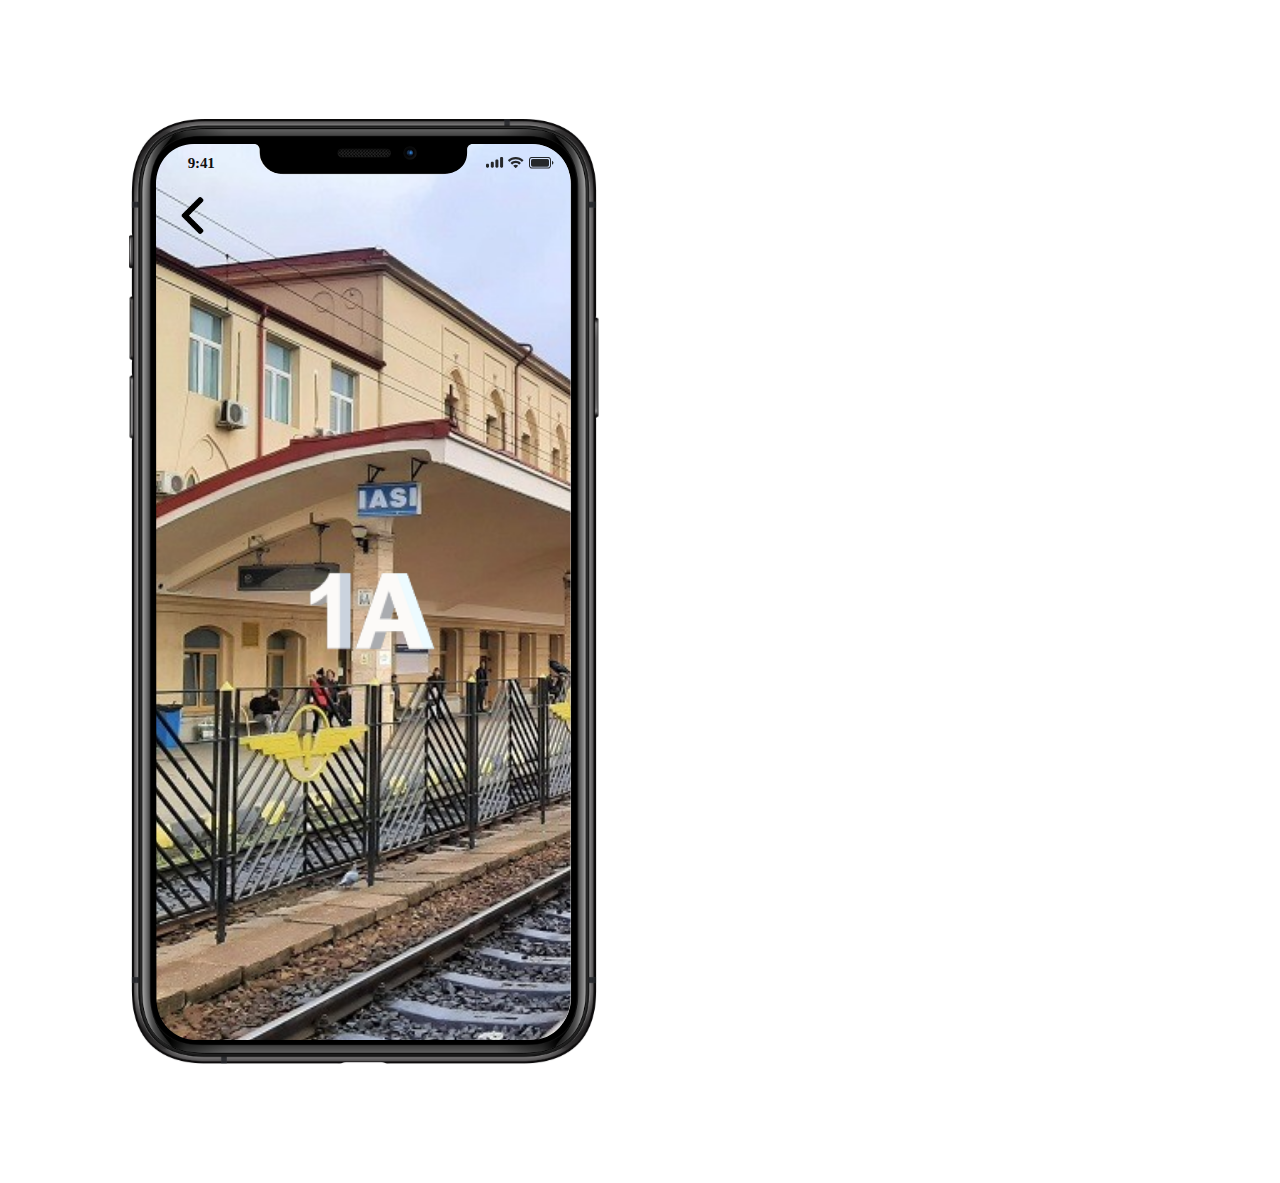
<file: adobe_xd/Web_1920___3.html>
<!DOCTYPE html>
<html>
<head>
<meta charset="utf-8"/>
<meta http-equiv="X-UA-Compatible" content="IE=edge"/>
<meta name="viewport" content="width=device-width, initial-scale=1.0">
<title>Web 1920 – 3</title>
<style id="applicationStylesheet" type="text/css">
	.mediaViewInfo {
		--web-view-name: Web 1920 – 3;
		--web-view-id: Web_1920__3;
		--web-scale-on-resize: true;
		--web-enable-deep-linking: true;
	}
	:root {
		--web-view-ids: Web_1920__3;
	}
	* {
		margin: 0;
		padding: 0;
		box-sizing: border-box;
		border: none;
	}
	#Web_1920__3 {
		position: absolute;
		width: 727px;
		height: 1183px;
		background-color: rgba(255,255,255,1);
		overflow: hidden;
		--web-view-name: Web 1920 – 3;
		--web-view-id: Web_1920__3;
		--web-scale-on-resize: true;
		--web-enable-deep-linking: true;
	}
	@keyframes  {
	
	
	}
	@keyframes  {
	
	
	}
	@keyframes  {
	
	
	}
	#iPhone_Xs_Max {
		position: absolute;
		width: 470px;
		height: 945.68px;
		left: 128.5px;
		top: 118.66px;
		overflow: visible;
	}
	#iPhone_Xs_Max_m {
		position: absolute;
		width: 470px;
		height: 945.68px;
		left: 0px;
		top: 0px;
		overflow: visible;
	}
	#Mask_Group_2 {
		position: absolute;
		width: 414.543px;
		height: 896px;
		left: 156.228px;
		top: 143.5px;
		overflow: visible;
		--web-animation: fadein undefineds undefined;
		--web-action-type: page;
		--web-action-target: Web_1920___5.html;
		cursor: pointer;
	}
	#n_iPhone_XS__Bars__Status__Def {
		position: absolute;
		width: 379.606px;
		height: 18px;
		left: 173.697px;
		top: 154.771px;
		overflow: visible;
	}
	#Action {
		position: absolute;
		width: 54px;
		height: 18px;
		left: 0px;
		top: 0px;
		overflow: visible;
	}
	#n_Time {
		left: 0px;
		top: 0px;
		position: absolute;
		overflow: hidden;
		width: 55px;
		height: 18px;
		text-align: center;
		font-family: SF Pro Text;
		font-style: normal;
		font-weight: bold;
		font-size: 15px;
		color: rgba(17,15,15,1);
		letter-spacing: -0.11px;
	}
	#Container {
		position: absolute;
		width: 67px;
		height: 11.5px;
		left: 312.606px;
		top: 2.16px;
		overflow: visible;
	}
	#Battery {
		position: absolute;
		width: 24.5px;
		height: 11.5px;
		left: 42.5px;
		top: 0px;
		overflow: visible;
	}
	#Rectangle {
		fill: rgba(10,10,10,0.871);
	}
	.Rectangle {
		overflow: visible;
		position: absolute;
		width: 24.5px;
		height: 11.5px;
		left: 0px;
		top: 0px;
		transform: matrix(1,0,0,1,0,0);
	}
	#Rectangle_u {
		fill: rgba(10,10,10,0.871);
	}
	.Rectangle_u {
		position: absolute;
		overflow: visible;
		width: 18px;
		height: 7.667px;
		left: 2px;
		top: 1.917px;
	}
	#Combined_Shape {
		fill: rgba(10,10,10,0.871);
	}
	.Combined_Shape {
		overflow: visible;
		position: absolute;
		width: 17.1px;
		height: 10.7px;
		left: 0px;
		top: 0.44px;
		transform: matrix(1,0,0,1,0,0);
	}
	#Wi-Fi {
		fill: rgba(10,10,10,0.871);
	}
	.Wi-Fi {
		overflow: visible;
		position: absolute;
		width: 15.4px;
		height: 11.057px;
		left: 22.1px;
		top: 0.24px;
		transform: matrix(1,0,0,1,0,0);
	}
	#n_A {
		position: absolute;
		width: 161px;
		height: 130px;
		left: 295px;
		top: 550px;
		overflow: visible;
		--web-animation: fadein undefineds undefined;
		--web-action-type: page;
		--web-action-target: Web_1920___4.html;
		cursor: pointer;
	}
	#NoPath_-_Copy_3 {
		position: absolute;
		width: 37px;
		height: 37px;
		left: 174px;
		top: 197px;
		overflow: visible;
		--web-animation: fadein undefineds undefined;
		--web-action-type: page;
		--web-action-target: Web_1920___1.html;
		cursor: pointer;
	}
</style>
<script id="applicationScript">
///////////////////////////////////////
// INITIALIZATION
///////////////////////////////////////

/**
 * Functionality for scaling, showing by media query, and navigation between multiple pages on a single page. 
 * Code subject to change.
 **/

if (window.console==null) { window["console"] = { log : function() {} } }; // some browsers do not set console

var Application = function() {
	// event constants
	this.prefix = "--web-";
	this.NAVIGATION_CHANGE = "viewChange";
	this.VIEW_NOT_FOUND = "viewNotFound";
	this.VIEW_CHANGE = "viewChange";
	this.VIEW_CHANGING = "viewChanging";
	this.STATE_NOT_FOUND = "stateNotFound";
	this.APPLICATION_COMPLETE = "applicationComplete";
	this.APPLICATION_RESIZE = "applicationResize";
	this.SIZE_STATE_NAME = "data-is-view-scaled";
	this.STATE_NAME = this.prefix + "state";

	this.lastTrigger = null;
	this.lastView = null;
	this.lastState = null;
	this.lastOverlay = null;
	this.currentView = null;
	this.currentState = null;
	this.currentOverlay = null;
	this.currentQuery = {index: 0, rule: null, mediaText: null, id: null};
	this.inclusionQuery = "(min-width: 0px)";
	this.exclusionQuery = "none and (min-width: 99999px)";
	this.LastModifiedDateLabelName = "LastModifiedDateLabel";
	this.viewScaleSliderId = "ViewScaleSliderInput";
	this.pageRefreshedName = "showPageRefreshedNotification";
	this.application = null;
	this.applicationStylesheet = null;
	this.showByMediaQuery = null;
	this.mediaQueryDictionary = {};
	this.viewsDictionary = {};
	this.addedViews = [];
	this.viewStates = [];
	this.views = [];
	this.viewIds = [];
	this.viewQueries = {};
	this.overlays = {};
	this.overlayIds = [];
	this.numberOfViews = 0;
	this.verticalPadding = 0;
	this.horizontalPadding = 0;
	this.stateName = null;
	this.viewScale = 1;
	this.viewLeft = 0;
	this.viewTop = 0;
	this.horizontalScrollbarsNeeded = false;
	this.verticalScrollbarsNeeded = false;

	// view settings
	this.showUpdateNotification = false;
	this.showNavigationControls = false;
	this.scaleViewsToFit = false;
	this.scaleToFitOnDoubleClick = false;
	this.actualSizeOnDoubleClick = false;
	this.scaleViewsOnResize = false;
	this.navigationOnKeypress = false;
	this.showViewName = false;
	this.enableDeepLinking = true;
	this.refreshPageForChanges = false;
	this.showRefreshNotifications = true;

	// view controls
	this.scaleViewSlider = null;
	this.lastModifiedLabel = null;
	this.supportsPopState = false; // window.history.pushState!=null;
	this.initialized = false;

	// refresh properties
	this.refreshDuration = 250;
	this.lastModifiedDate = null;
	this.refreshRequest = null;
	this.refreshInterval = null;
	this.refreshContent = null;
	this.refreshContentSize = null;
	this.refreshCheckContent = false;
	this.refreshCheckContentSize = false;

	var self = this;

	self.initialize = function(event) {
		var view = self.getVisibleView();
		var views = self.getVisibleViews();
		if (view==null) view = self.getInitialView();
		self.collectViews();
		self.collectOverlays();
		self.collectMediaQueries();

		for (let index = 0; index < views.length; index++) {
			var view = views[index];
			self.setViewOptions(view);
			self.setViewVariables(view);
			self.centerView(view);
		}

		// sometimes the body size is 0 so we call this now and again later
		if (self.initialized) {
			window.addEventListener(self.NAVIGATION_CHANGE, self.viewChangeHandler);
			window.addEventListener("keyup", self.keypressHandler);
			window.addEventListener("keypress", self.keypressHandler);
			window.addEventListener("resize", self.resizeHandler);
			window.document.addEventListener("dblclick", self.doubleClickHandler);

			if (self.supportsPopState) {
				window.addEventListener('popstate', self.popStateHandler);
			}
			else {
				window.addEventListener('hashchange', self.hashChangeHandler);
			}

			// we are ready to go
			window.dispatchEvent(new Event(self.APPLICATION_COMPLETE));
		}

		if (self.initialized==false) {
			if (self.enableDeepLinking) {
				self.syncronizeViewToURL();
			} 
	
			if (self.refreshPageForChanges) {
				self.setupRefreshForChanges();
			}
	
			self.initialized = true;
		}
		
		if (self.scaleViewsToFit) {
			self.viewScale = self.scaleViewToFit(view);
			
			if (self.viewScale<0) {
				setTimeout(self.scaleViewToFit, 500, view);
			}
		}
		else if (view) {
			self.viewScale = self.getViewScaleValue(view);
			self.centerView(view);
			self.updateSliderValue(self.viewScale);
		}
		else {
			// no view found
		}
	
		if (self.showUpdateNotification) {
			self.showNotification();
		}

		//"addEventListener" in window ? null : window.addEventListener = window.attachEvent;
		//"addEventListener" in document ? null : document.addEventListener = document.attachEvent;
	}


	///////////////////////////////////////
	// AUTO REFRESH 
	///////////////////////////////////////

	self.setupRefreshForChanges = function() {
		self.refreshRequest = new XMLHttpRequest();

		if (!self.refreshRequest) {
			return false;
		}

		// get document start values immediately
		self.requestRefreshUpdate();
	}

	/**
	 * Attempt to check the last modified date by the headers 
	 * or the last modified property from the byte array (experimental)
	 **/
	self.requestRefreshUpdate = function() {
		var url = document.location.href;
		var protocol = window.location.protocol;
		var method;
		
		try {

			if (self.refreshCheckContentSize) {
				self.refreshRequest.open('HEAD', url, true);
			}
			else if (self.refreshCheckContent) {
				self.refreshContent = document.documentElement.outerHTML;
				self.refreshRequest.open('GET', url, true);
				self.refreshRequest.responseType = "text";
			}
			else {

				// get page last modified date for the first call to compare to later
				if (self.lastModifiedDate==null) {

					// File system does not send headers in FF so get blob if possible
					if (protocol=="file:") {
						self.refreshRequest.open("GET", url, true);
						self.refreshRequest.responseType = "blob";
					}
					else {
						self.refreshRequest.open("HEAD", url, true);
						self.refreshRequest.responseType = "blob";
					}

					self.refreshRequest.onload = self.refreshOnLoadOnceHandler;

					// In some browsers (Chrome & Safari) this error occurs at send: 
					// 
					// Chrome - Access to XMLHttpRequest at 'file:///index.html' from origin 'null' 
					// has been blocked by CORS policy: 
					// Cross origin requests are only supported for protocol schemes: 
					// http, data, chrome, chrome-extension, https.
					// 
					// Safari - XMLHttpRequest cannot load file:///Users/user/Public/index.html. Cross origin requests are only supported for HTTP.
					// 
					// Solution is to run a local server, set local permissions or test in another browser
					self.refreshRequest.send(null);

					// In MS browsers the following behavior occurs possibly due to an AJAX call to check last modified date: 
					// 
					// DOM7011: The code on this page disabled back and forward caching.

					// In Brave (Chrome) error when on the server
					// index.js:221 HEAD https://www.example.com/ net::ERR_INSUFFICIENT_RESOURCES
					// self.refreshRequest.send(null);

				}
				else {
					self.refreshRequest = new XMLHttpRequest();
					self.refreshRequest.onreadystatechange = self.refreshHandler;
					self.refreshRequest.ontimeout = function() {
						self.log("Couldn't find page to check for updates");
					}
					
					var method;
					if (protocol=="file:") {
						method = "GET";
					}
					else {
						method = "HEAD";
					}

					//refreshRequest.open('HEAD', url, true);
					self.refreshRequest.open(method, url, true);
					self.refreshRequest.responseType = "blob";
					self.refreshRequest.send(null);
				}
			}
		}
		catch (error) {
			self.log("Refresh failed for the following reason:")
			self.log(error);
		}
	}

	self.refreshHandler = function() {
		var contentSize;

		try {

			if (self.refreshRequest.readyState === XMLHttpRequest.DONE) {
				
				if (self.refreshRequest.status === 2 || 
					self.refreshRequest.status === 200) {
					var pageChanged = false;

					self.updateLastModifiedLabel();

					if (self.refreshCheckContentSize) {
						var lastModifiedHeader = self.refreshRequest.getResponseHeader("Last-Modified");
						contentSize = self.refreshRequest.getResponseHeader("Content-Length");
						//lastModifiedDate = refreshRequest.getResponseHeader("Last-Modified");
						var headers = self.refreshRequest.getAllResponseHeaders();
						var hasContentHeader = headers.indexOf("Content-Length")!=-1;
						
						if (hasContentHeader) {
							contentSize = self.refreshRequest.getResponseHeader("Content-Length");

							// size has not been set yet
							if (self.refreshContentSize==null) {
								self.refreshContentSize = contentSize;
								// exit and let interval call this method again
								return;
							}

							if (contentSize!=self.refreshContentSize) {
								pageChanged = true;
							}
						}
					}
					else if (self.refreshCheckContent) {

						if (self.refreshRequest.responseText!=self.refreshContent) {
							pageChanged = true;
						}
					}
					else {
						lastModifiedHeader = self.getLastModified(self.refreshRequest);

						if (self.lastModifiedDate!=lastModifiedHeader) {
							self.log("lastModifiedDate:" + self.lastModifiedDate + ",lastModifiedHeader:" +lastModifiedHeader);
							pageChanged = true;
						}

					}

					
					if (pageChanged) {
						clearInterval(self.refreshInterval);
						self.refreshUpdatedPage();
						return;
					}

				}
				else {
					self.log('There was a problem with the request.');
				}

			}
		}
		catch( error ) {
			//console.log('Caught Exception: ' + error);
		}
	}

	self.refreshOnLoadOnceHandler = function(event) {

		// get the last modified date
		if (self.refreshRequest.response) {
			self.lastModifiedDate = self.getLastModified(self.refreshRequest);

			if (self.lastModifiedDate!=null) {

				if (self.refreshInterval==null) {
					self.refreshInterval = setInterval(self.requestRefreshUpdate, self.refreshDuration);
				}
			}
			else {
				self.log("Could not get last modified date from the server");
			}
		}
	}

	self.refreshUpdatedPage = function() {
		if (self.showRefreshNotifications) {
			var date = new Date().setTime((new Date().getTime()+10000));
			document.cookie = encodeURIComponent(self.pageRefreshedName) + "=true" + "; max-age=6000;" + " path=/";
		}

		document.location.reload(true);
	}

	self.showNotification = function(duration) {
		var notificationID = self.pageRefreshedName+"ID";
		var notification = document.getElementById(notificationID);
		if (duration==null) duration = 4000;

		if (notification!=null) {return;}

		notification = document.createElement("div");
		notification.id = notificationID;
		notification.textContent = "PAGE UPDATED";
		var styleRule = ""
		styleRule = "position: fixed; padding: 7px 16px 6px 16px; font-family: Arial, sans-serif; font-size: 10px; font-weight: bold; left: 50%;";
		styleRule += "top: 20px; background-color: rgba(0,0,0,.5); border-radius: 12px; color:rgb(235, 235, 235); transition: all 2s linear;";
		styleRule += "transform: translateX(-50%); letter-spacing: .5px; filter: drop-shadow(2px 2px 6px rgba(0, 0, 0, .1)); cursor: pointer";
		notification.setAttribute("style", styleRule);

		notification.className = "PageRefreshedClass";
		notification.addEventListener("click", function() {
			notification.parentNode.removeChild(notification);
		});
		
		document.body.appendChild(notification);

		setTimeout(function() {
			notification.style.opacity = "0";
			notification.style.filter = "drop-shadow( 0px 0px 0px rgba(0,0,0, .5))";
			setTimeout(function() {
				try {
					notification.parentNode.removeChild(notification);
				} catch(error) {}
			}, duration)
		}, duration);

		document.cookie = encodeURIComponent(self.pageRefreshedName) + "=; max-age=1; path=/";
	}

	/**
	 * Get the last modified date from the header 
	 * or file object after request has been received
	 **/
	self.getLastModified = function(request) {
		var date;

		// file protocol - FILE object with last modified property
		if (request.response && request.response.lastModified) {
			date = request.response.lastModified;
		}
		
		// http protocol - check headers
		if (date==null) {
			date = request.getResponseHeader("Last-Modified");
		}

		return date;
	}

	self.updateLastModifiedLabel = function() {
		var labelValue = "";
		
		if (self.lastModifiedLabel==null) {
			self.lastModifiedLabel = document.getElementById("LastModifiedLabel");
		}

		if (self.lastModifiedLabel) {
			var seconds = parseInt(((new Date().getTime() - Date.parse(document.lastModified)) / 1000 / 60) * 100 + "");
			var minutes = 0;
			var hours = 0;

			if (seconds < 60) {
				seconds = Math.floor(seconds/10)*10;
				labelValue = seconds + " seconds";
			}
			else {
				minutes = parseInt((seconds/60) + "");

				if (minutes>60) {
					hours = parseInt((seconds/60/60) +"");
					labelValue += hours==1 ? " hour" : " hours";
				}
				else {
					labelValue = minutes+"";
					labelValue += minutes==1 ? " minute" : " minutes";
				}
			}
			
			if (seconds<10) {
				labelValue = "Updated now";
			}
			else {
				labelValue = "Updated " + labelValue + " ago";
			}

			if (self.lastModifiedLabel.firstElementChild) {
				self.lastModifiedLabel.firstElementChild.textContent = labelValue;

			}
			else if ("textContent" in self.lastModifiedLabel) {
				self.lastModifiedLabel.textContent = labelValue;
			}
		}
	}

	self.getShortString = function(string, length) {
		if (length==null) length = 30;
		string = string!=null ? string.substr(0, length).replace(/\n/g, "") : "[String is null]";
		return string;
	}

	self.getShortNumber = function(value, places) {
		if (places==null || places<1) places = 4;
		value = Math.round(value * Math.pow(10,places)) / Math.pow(10, places);
		return value;
	}

	///////////////////////////////////////
	// NAVIGATION CONTROLS
	///////////////////////////////////////

	self.updateViewLabel = function() {
		var viewNavigationLabel = document.getElementById("ViewNavigationLabel");
		var view = self.getVisibleView();
		var viewIndex = view ? self.getViewIndex(view) : -1;
		var viewName = view ? self.getViewPreferenceValue(view, self.prefix + "view-name") : null;
		var viewId = view ? view.id : null;

		if (viewNavigationLabel && view) {
			if (viewName && viewName.indexOf('"')!=-1) {
				viewName = viewName.replace(/"/g, "");
			}

			if (self.showViewName) {
				viewNavigationLabel.textContent = viewName;
				self.setTooltip(viewNavigationLabel, viewIndex + 1 + " of " + self.numberOfViews);
			}
			else {
				viewNavigationLabel.textContent = viewIndex + 1 + " of " + self.numberOfViews;
				self.setTooltip(viewNavigationLabel, viewName);
			}

		}
	}

	self.updateURL = function(view) {
		view = view == null ? self.getVisibleView() : view;
		var viewId = view ? view.id : null
		var viewFragment = view ? "#"+ viewId : null;

		if (viewId && self.viewIds.length>1 && self.enableDeepLinking) {

			if (self.supportsPopState==false) {
				self.setFragment(viewId);
			}
			else {
				if (viewFragment!=window.location.hash) {

					if (window.location.hash==null) {
						window.history.replaceState({name:viewId}, null, viewFragment);
					}
					else {
						window.history.pushState({name:viewId}, null, viewFragment);
					}
				}
			}
		}
	}

	self.updateURLState = function(view, stateName) {
		stateName = view && (stateName=="" || stateName==null) ? self.getStateNameByViewId(view.id) : stateName;

		if (self.supportsPopState==false) {
			self.setFragment(stateName);
		}
		else {
			if (stateName!=window.location.hash) {

				if (window.location.hash==null) {
					window.history.replaceState({name:view.viewId}, null, stateName);
				}
				else {
					window.history.pushState({name:view.viewId}, null, stateName);
				}
			}
		}
	}

	self.setFragment = function(value) {
		window.location.hash = "#" + value;
	}

	self.setTooltip = function(element, value) {
		// setting the tooltip in edge causes a page crash on hover
		if (/Edge/.test(navigator.userAgent)) { return; }

		if ("title" in element) {
			element.title = value;
		}
	}

	self.getStylesheetRules = function(styleSheet) {
		try {
			if (styleSheet) return styleSheet.cssRules || styleSheet.rules;
	
			return document.styleSheets[0]["cssRules"] || document.styleSheets[0]["rules"];
		}
		catch (error) {
			// ERRORS:
			// SecurityError: The operation is insecure.
			// Errors happen when script loads before stylesheet or loading an external css locally

			// InvalidAccessError: A parameter or an operation is not supported by the underlying object
			// Place script after stylesheet

			console.log(error);
			if (error.toString().indexOf("The operation is insecure")!=-1) {
				console.log("Load the stylesheet before the script or load the stylesheet inline until it can be loaded on a server")
			}
			return [];
		}
	}

	/**
	 * If single page application hide all of the views. 
	 * @param {Number} selectedIndex if provided shows the view at index provided
	 **/
	self.hideViews = function(selectedIndex, animation) {
		var rules = self.getStylesheetRules();
		var queryIndex = 0;
		var numberOfRules = rules!=null ? rules.length : 0;

		// loop through rules and hide media queries except selected
		for (var i=0;i<numberOfRules;i++) {
			var rule = rules[i];
			var cssText = rule && rule.cssText;

			if (rule.media!=null && cssText.match("--web-view-name:")) {

				if (queryIndex==selectedIndex) {
					self.currentQuery.mediaText = rule.conditionText;
					self.currentQuery.index = selectedIndex;
					self.currentQuery.rule = rule;
					self.enableMediaQuery(rule);
				}
				else {
					if (animation) {
						self.fadeOut(rule)
					}
					else {
						self.disableMediaQuery(rule);
					}
				}
				
				queryIndex++;
			}
		}

		self.numberOfViews = queryIndex;
		self.updateViewLabel();
		self.updateURL();

		self.dispatchViewChange();

		var view = self.getVisibleView();
		var viewIndex = view ? self.getViewIndex(view) : -1;

		return viewIndex==selectedIndex ? view : null;
	}

	/**
	 * If single page application hide all of the views. 
	 * @param {HTMLElement} selectedView if provided shows the view passed in
	 **/
	 self.hideAllViews = function(selectedView, animation) {
		var views = self.views;
		var queryIndex = 0;
		var numberOfViews = views!=null ? views.length : 0;

		// loop through rules and hide media queries except selected
		for (var i=0;i<numberOfViews;i++) {
			var viewData = views[i];
			var view = viewData && viewData.view;
			var mediaRule = viewData && viewData.mediaRule;
			
			if (view==selectedView) {
				self.currentQuery.mediaText = mediaRule.conditionText;
				self.currentQuery.index = queryIndex;
				self.currentQuery.rule = mediaRule;
				self.enableMediaQuery(mediaRule);
			}
			else {
				if (animation) {
					self.fadeOut(mediaRule)
				}
				else {
					self.disableMediaQuery(mediaRule);
				}
			}
			
			queryIndex++;
		}

		self.numberOfViews = queryIndex;
		self.updateViewLabel();
		self.updateURL();
		self.dispatchViewChange();

		var visibleView = self.getVisibleView();

		return visibleView==selectedView ? selectedView : null;
	}

	/**
	 * Hide view
	 * @param {Object} view element to hide
	 **/
	self.hideView = function(view) {
		var rule = view ? self.mediaQueryDictionary[view.id] : null;

		if (rule) {
			self.disableMediaQuery(rule);
		}
	}

	/**
	 * Hide overlay
	 * @param {Object} overlay element to hide
	 **/
	self.hideOverlay = function(overlay) {
		var rule = overlay ? self.mediaQueryDictionary[overlay.id] : null;

		if (rule) {
			self.disableMediaQuery(rule);

			//if (self.showByMediaQuery) {
				overlay.style.display = "none";
			//}
		}
	}

	/**
	 * Show the view by media query. Does not hide current views
	 * Sets view options by default
	 * @param {Object} view element to show
	 * @param {Boolean} setViewOptions sets view options if null or true
	 */
	self.showViewByMediaQuery = function(view, setViewOptions) {
		var id = view ? view.id : null;
		var query = id ? self.mediaQueryDictionary[id] : null;
		var isOverlay = view ? self.isOverlay(view) : false;
		setViewOptions = setViewOptions==null ? true : setViewOptions;

		if (query) {
			self.enableMediaQuery(query);

			if (isOverlay && view && setViewOptions) {
				self.setViewVariables(null, view);
			}
			else {
				if (view && setViewOptions) self.setViewOptions(view);
				if (view && setViewOptions) self.setViewVariables(view);
			}
		}
	}

	/**
	 * Show the view. Does not hide current views
	 */
	self.showView = function(view, setViewOptions) {
		var id = view ? view.id : null;
		var query = id ? self.mediaQueryDictionary[id] : null;
		var display = null;
		setViewOptions = setViewOptions==null ? true : setViewOptions;

		if (query) {
			self.enableMediaQuery(query);
			if (view==null) view =self.getVisibleView();
			if (view && setViewOptions) self.setViewOptions(view);
		}
		else if (id) {
			display = window.getComputedStyle(view).getPropertyValue("display");
			if (display=="" || display=="none") {
				view.style.display = "block";
			}
		}

		if (view) {
			if (self.currentView!=null) {
				self.lastView = self.currentView;
			}

			self.currentView = view;
		}
	}

	self.showViewById = function(id, setViewOptions) {
		var view = id ? self.getViewById(id) : null;

		if (view) {
			self.showView(view);
			return;
		}

		self.log("View not found '" + id + "'");
	}

	self.getElementView = function(element) {
		var view = element;
		var viewFound = false;

		while (viewFound==false || view==null) {
			if (view && self.viewsDictionary[view.id]) {
				return view;
			}
			view = view.parentNode;
		}
	}

	/**
	 * Show overlay over view
	 * @param {Event | HTMLElement} event event or html element with styles applied
	 * @param {String} id id of view or view reference
	 * @param {Number} x x location
	 * @param {Number} y y location
	 */
	self.showOverlay = function(event, id, x, y) {
		var overlay = id && typeof id === 'string' ? self.getViewById(id) : id ? id : null;
		var query = overlay ? self.mediaQueryDictionary[overlay.id] : null;
		var centerHorizontally = false;
		var centerVertically = false;
		var anchorLeft = false;
		var anchorTop = false;
		var anchorRight = false;
		var anchorBottom = false;
		var display = null;
		var reparent = true;
		var view = null;
		
		if (overlay==null || overlay==false) {
			self.log("Overlay not found, '"+ id + "'");
			return;
		}

		// get enter animation - event target must have css variables declared
		if (event) {
			var button = event.currentTarget || event; // can be event or htmlelement
			var buttonComputedStyles = getComputedStyle(button);
			var actionTargetValue = buttonComputedStyles.getPropertyValue(self.prefix+"action-target").trim();
			var animation = buttonComputedStyles.getPropertyValue(self.prefix+"animation").trim();
			var isAnimated = animation!="";
			var targetType = buttonComputedStyles.getPropertyValue(self.prefix+"action-type").trim();
			var actionTarget = self.application ? null : self.getElement(actionTargetValue);
			var actionTargetStyles = actionTarget ? actionTarget.style : null;

			if (actionTargetStyles) {
				actionTargetStyles.setProperty("animation", animation);
			}

			if ("stopImmediatePropagation" in event) {
				event.stopImmediatePropagation();
			}
		}
		
		if (self.application==false || targetType=="page") {
			document.location.href = "./" + actionTargetValue;
			return;
		}

		// remove any current overlays
		if (self.currentOverlay) {

			// act as switch if same button
			if (self.currentOverlay==actionTarget || self.currentOverlay==null) {
				if (self.lastTrigger==button) {
					self.removeOverlay(isAnimated);
					return;
				}
			}
			else {
				self.removeOverlay(isAnimated);
			}
		}

		if (reparent) {
			view = self.getElementView(button);
			if (view) {
				view.appendChild(overlay);
			}
		}

		if (query) {
			//self.setElementAnimation(overlay, null);
			//overlay.style.animation = animation;
			self.enableMediaQuery(query);
			
			var display = overlay && overlay.style.display;
			
			if (overlay && display=="" || display=="none") {
				overlay.style.display = "block";
				//self.setViewOptions(overlay);
			}

			// add animation defined in event target style declaration
			if (animation && self.supportAnimations) {
				self.fadeIn(overlay, false, animation);
			}
		}
		else if (id) {

			display = window.getComputedStyle(overlay).getPropertyValue("display");

			if (display=="" || display=="none") {
				overlay.style.display = "block";
			}

			// add animation defined in event target style declaration
			if (animation && self.supportAnimations) {
				self.fadeIn(overlay, false, animation);
			}
		}

		// do not set x or y position if centering
		var horizontal = self.prefix + "center-horizontally";
		var vertical = self.prefix + "center-vertically";
		var style = overlay.style;
		var transform = [];

		centerHorizontally = self.getIsStyleDefined(id, horizontal) ? self.getViewPreferenceBoolean(overlay, horizontal) : false;
		centerVertically = self.getIsStyleDefined(id, vertical) ? self.getViewPreferenceBoolean(overlay, vertical) : false;
		anchorLeft = self.getIsStyleDefined(id, "left");
		anchorRight = self.getIsStyleDefined(id, "right");
		anchorTop = self.getIsStyleDefined(id, "top");
		anchorBottom = self.getIsStyleDefined(id, "bottom");

		
		if (self.viewsDictionary[overlay.id] && self.viewsDictionary[overlay.id].styleDeclaration) {
			style = self.viewsDictionary[overlay.id].styleDeclaration.style;
		}
		
		if (centerHorizontally) {
			style.left = "50%";
			style.transformOrigin = "0 0";
			transform.push("translateX(-50%)");
		}
		else if (anchorRight && anchorLeft) {
			style.left = x + "px";
		}
		else if (anchorRight) {
			//style.right = x + "px";
		}
		else {
			style.left = x + "px";
		}
		
		if (centerVertically) {
			style.top = "50%";
			transform.push("translateY(-50%)");
			style.transformOrigin = "0 0";
		}
		else if (anchorTop && anchorBottom) {
			style.top = y + "px";
		}
		else if (anchorBottom) {
			//style.bottom = y + "px";
		}
		else {
			style.top = y + "px";
		}

		if (transform.length) {
			style.transform = transform.join(" ");
		}

		self.currentOverlay = overlay;
		self.lastTrigger = button;
	}

	self.goBack = function() {
		if (self.currentOverlay) {
			self.removeOverlay();
		}
		else if (self.lastView) {
			self.goToView(self.lastView.id);
		}
	}

	self.removeOverlay = function(animate) {
		var overlay = self.currentOverlay;
		animate = animate===false ? false : true;

		if (overlay) {
			var style = overlay.style;
			
			if (style.animation && self.supportAnimations && animate) {
				self.reverseAnimation(overlay, true);

				var duration = self.getAnimationDuration(style.animation, true);
		
				setTimeout(function() {
					self.setElementAnimation(overlay, null);
					self.hideOverlay(overlay);
					self.currentOverlay = null;
				}, duration);
			}
			else {
				self.setElementAnimation(overlay, null);
				self.hideOverlay(overlay);
				self.currentOverlay = null;
			}
		}
	}

	/**
	 * Reverse the animation and hide after
	 * @param {Object} target element with animation
	 * @param {Boolean} hide hide after animation ends
	 */
	self.reverseAnimation = function(target, hide) {
		var lastAnimation = null;
		var style = target.style;

		style.animationPlayState = "paused";
		lastAnimation = style.animation;
		style.animation = null;
		style.animationPlayState = "paused";

		if (hide) {
			//target.addEventListener("animationend", self.animationEndHideHandler);
	
			var duration = self.getAnimationDuration(lastAnimation, true);
			var isOverlay = self.isOverlay(target);
	
			setTimeout(function() {
				self.setElementAnimation(target, null);

				if (isOverlay) {
					self.hideOverlay(target);
				}
				else {
					self.hideView(target);
				}
			}, duration);
		}

		setTimeout(function() {
			style.animation = lastAnimation;
			style.animationPlayState = "paused";
			style.animationDirection = "reverse";
			style.animationPlayState = "running";
		}, 30);
	}

	self.animationEndHandler = function(event) {
		var target = event.currentTarget;
		self.dispatchEvent(new Event(event.type));
	}

	self.isOverlay = function(view) {
		var result = view ? self.getViewPreferenceBoolean(view, self.prefix + "is-overlay") : false;

		return result;
	}

	self.animationEndHideHandler = function(event) {
		var target = event.currentTarget;
		self.setViewVariables(null, target);
		self.hideView(target);
		target.removeEventListener("animationend", self.animationEndHideHandler);
	}

	self.animationEndShowHandler = function(event) {
		var target = event.currentTarget;
		target.removeEventListener("animationend", self.animationEndShowHandler);
	}

	self.setViewOptions = function(view) {

		if (view) {
			self.minimumScale = self.getViewPreferenceValue(view, self.prefix + "minimum-scale");
			self.maximumScale = self.getViewPreferenceValue(view, self.prefix + "maximum-scale");
			self.scaleViewsToFit = self.getViewPreferenceBoolean(view, self.prefix + "scale-to-fit");
			self.scaleToFitType = self.getViewPreferenceValue(view, self.prefix + "scale-to-fit-type");
			self.scaleToFitOnDoubleClick = self.getViewPreferenceBoolean(view, self.prefix + "scale-on-double-click");
			self.actualSizeOnDoubleClick = self.getViewPreferenceBoolean(view, self.prefix + "actual-size-on-double-click");
			self.scaleViewsOnResize = self.getViewPreferenceBoolean(view, self.prefix + "scale-on-resize");
			self.enableScaleUp = self.getViewPreferenceBoolean(view, self.prefix + "enable-scale-up");
			self.centerHorizontally = self.getViewPreferenceBoolean(view, self.prefix + "center-horizontally");
			self.centerVertically = self.getViewPreferenceBoolean(view, self.prefix + "center-vertically");
			self.navigationOnKeypress = self.getViewPreferenceBoolean(view, self.prefix + "navigate-on-keypress");
			self.showViewName = self.getViewPreferenceBoolean(view, self.prefix + "show-view-name");
			self.refreshPageForChanges = self.getViewPreferenceBoolean(view, self.prefix + "refresh-for-changes");
			self.refreshPageForChangesInterval = self.getViewPreferenceValue(view, self.prefix + "refresh-interval");
			self.showNavigationControls = self.getViewPreferenceBoolean(view, self.prefix + "show-navigation-controls");
			self.scaleViewSlider = self.getViewPreferenceBoolean(view, self.prefix + "show-scale-controls");
			self.enableDeepLinking = self.getViewPreferenceBoolean(view, self.prefix + "enable-deep-linking");
			self.singlePageApplication = self.getViewPreferenceBoolean(view, self.prefix + "application");
			self.showByMediaQuery = self.getViewPreferenceBoolean(view, self.prefix + "show-by-media-query");
			self.showUpdateNotification = document.cookie!="" ? document.cookie.indexOf(self.pageRefreshedName)!=-1 : false;
			self.imageComparisonDuration = self.getViewPreferenceValue(view, self.prefix + "image-comparison-duration");
			self.supportAnimations = self.getViewPreferenceBoolean(view, self.prefix + "enable-animations", true);

			if (self.scaleViewsToFit) {
				var newScaleValue = self.scaleViewToFit(view);
				
				if (newScaleValue<0) {
					setTimeout(self.scaleViewToFit, 500, view);
				}
			}
			else {
				self.viewScale = self.getViewScaleValue(view);
				self.viewToFitWidthScale = self.getViewFitToViewportWidthScale(view, self.enableScaleUp)
				self.viewToFitHeightScale = self.getViewFitToViewportScale(view, self.enableScaleUp);
				self.updateSliderValue(self.viewScale);
			}

			if (self.imageComparisonDuration!=null) {
				// todo
			}

			if (self.refreshPageForChangesInterval!=null) {
				self.refreshDuration = Number(self.refreshPageForChangesInterval);
			}
		}
	}

	self.previousView = function(event) {
		var rules = self.getStylesheetRules();
		var view = self.getVisibleView()
		var index = view ? self.getViewIndex(view) : -1;
		var prevQueryIndex = index!=-1 ? index-1 : self.currentQuery.index-1;
		var queryIndex = 0;
		var numberOfRules = rules!=null ? rules.length : 0;

		if (event) {
			event.stopImmediatePropagation();
		}

		if (prevQueryIndex<0) {
			return;
		}

		// loop through rules and hide media queries except selected
		for (var i=0;i<numberOfRules;i++) {
			var rule = rules[i];
			
			if (rule.media!=null) {

				if (queryIndex==prevQueryIndex) {
					self.currentQuery.mediaText = rule.conditionText;
					self.currentQuery.index = prevQueryIndex;
					self.currentQuery.rule = rule;
					self.enableMediaQuery(rule);
					self.updateViewLabel();
					self.updateURL();
					self.dispatchViewChange();
				}
				else {
					self.disableMediaQuery(rule);
				}

				queryIndex++;
			}
		}
	}

	self.nextView = function(event) {
		var rules = self.getStylesheetRules();
		var view = self.getVisibleView();
		var index = view ? self.getViewIndex(view) : -1;
		var nextQueryIndex = index!=-1 ? index+1 : self.currentQuery.index+1;
		var queryIndex = 0;
		var numberOfRules = rules!=null ? rules.length : 0;
		var numberOfMediaQueries = self.getNumberOfMediaRules();

		if (event) {
			event.stopImmediatePropagation();
		}

		if (nextQueryIndex>=numberOfMediaQueries) {
			return;
		}

		// loop through rules and hide media queries except selected
		for (var i=0;i<numberOfRules;i++) {
			var rule = rules[i];
			
			if (rule.media!=null) {

				if (queryIndex==nextQueryIndex) {
					self.currentQuery.mediaText = rule.conditionText;
					self.currentQuery.index = nextQueryIndex;
					self.currentQuery.rule = rule;
					self.enableMediaQuery(rule);
					self.updateViewLabel();
					self.updateURL();
					self.dispatchViewChange();
				}
				else {
					self.disableMediaQuery(rule);
				}

				queryIndex++;
			}
		}
	}

	/**
	 * Enables a view via media query
	 */
	self.enableMediaQuery = function(rule) {

		try {
			rule.media.mediaText = self.inclusionQuery;
		}
		catch(error) {
			//self.log(error);
			rule.conditionText = self.inclusionQuery;
		}
	}

	self.disableMediaQuery = function(rule) {

		try {
			rule.media.mediaText = self.exclusionQuery;
		}
		catch(error) {
			rule.conditionText = self.exclusionQuery;
		}
	}

	self.dispatchViewChange = function() {
		try {
			var event = new Event(self.NAVIGATION_CHANGE);
			window.dispatchEvent(event);
		}
		catch (error) {
			// In IE 11: Object doesn't support this action
		}
	}

	self.getNumberOfMediaRules = function() {
		var rules = self.getStylesheetRules();
		var numberOfRules = rules ? rules.length : 0;
		var numberOfQueries = 0;

		for (var i=0;i<numberOfRules;i++) {
			if (rules[i].media!=null) { numberOfQueries++; }
		}
		
		return numberOfQueries;
	}

	/////////////////////////////////////////
	// VIEW SCALE 
	/////////////////////////////////////////

	self.sliderChangeHandler = function(event) {
		var value = self.getShortNumber(event.currentTarget.value/100);
		var view = self.getVisibleView();
		self.setViewScaleValue(view, false, value, true);
	}

	self.updateSliderValue = function(scale) {
		var slider = document.getElementById(self.viewScaleSliderId);
		var tooltip = parseInt(scale * 100 + "") + "%";
		var inputType;
		var inputValue;
		
		if (slider) {
			inputValue = self.getShortNumber(scale * 100);
			if (inputValue!=slider["value"]) {
				slider["value"] = inputValue;
			}
			inputType = slider.getAttributeNS(null, "type");

			if (inputType!="range") {
				// input range is not supported
				slider.style.display = "none";
			}

			self.setTooltip(slider, tooltip);
		}
	}

	self.viewChangeHandler = function(event) {
		var view = self.getVisibleView();
		var matrix = view ? getComputedStyle(view).transform : null;
		
		if (matrix) {
			self.viewScale = self.getViewScaleValue(view);
			
			var scaleNeededToFit = self.getViewFitToViewportScale(view);
			var isViewLargerThanViewport = scaleNeededToFit<1;
			
			// scale large view to fit if scale to fit is enabled
			if (self.scaleViewsToFit) {
				self.scaleViewToFit(view);
			}
			else {
				self.updateSliderValue(self.viewScale);
			}
		}
	}

	self.getViewScaleValue = function(view) {
		var matrix = getComputedStyle(view).transform;

		if (matrix) {
			var matrixArray = matrix.replace("matrix(", "").split(",");
			var scaleX = parseFloat(matrixArray[0]);
			var scaleY = parseFloat(matrixArray[3]);
			var scale = Math.min(scaleX, scaleY);
		}

		return scale;
	}

	/**
	 * Scales view to scale. 
	 * @param {Object} view view to scale. views are in views array
	 * @param {Boolean} scaleToFit set to true to scale to fit. set false to use desired scale value
	 * @param {Number} desiredScale scale to define. not used if scale to fit is false
	 * @param {Boolean} isSliderChange indicates if slider is callee
	 */
	self.setViewScaleValue = function(view, scaleToFit, desiredScale, isSliderChange) {
		var enableScaleUp = self.enableScaleUp;
		var scaleToFitType = self.scaleToFitType;
		var minimumScale = self.minimumScale;
		var maximumScale = self.maximumScale;
		var hasMinimumScale = !isNaN(minimumScale) && minimumScale!="";
		var hasMaximumScale = !isNaN(maximumScale) && maximumScale!="";
		var scaleNeededToFit = self.getViewFitToViewportScale(view, enableScaleUp);
		var scaleNeededToFitWidth = self.getViewFitToViewportWidthScale(view, enableScaleUp);
		var scaleNeededToFitHeight = self.getViewFitToViewportHeightScale(view, enableScaleUp);
		var scaleToFitFull = self.getViewFitToViewportScale(view, true);
		var scaleToFitFullWidth = self.getViewFitToViewportWidthScale(view, true);
		var scaleToFitFullHeight = self.getViewFitToViewportHeightScale(view, true);
		var scaleToWidth = scaleToFitType=="width";
		var scaleToHeight = scaleToFitType=="height";
		var shrunkToFit = false;
		var topPosition = null;
		var leftPosition = null;
		var translateY = null;
		var translateX = null;
		var transformValue = "";
		var canCenterVertically = true;
		var canCenterHorizontally = true;
		var style = view.style;

		if (view && self.viewsDictionary[view.id] && self.viewsDictionary[view.id].styleDeclaration) {
			style = self.viewsDictionary[view.id].styleDeclaration.style;
		}

		if (scaleToFit && isSliderChange!=true) {
			if (scaleToFitType=="fit" || scaleToFitType=="") {
				desiredScale = scaleNeededToFit;
			}
			else if (scaleToFitType=="width") {
				desiredScale = scaleNeededToFitWidth;
			}
			else if (scaleToFitType=="height") {
				desiredScale = scaleNeededToFitHeight;
			}
		}
		else {
			if (isNaN(desiredScale)) {
				desiredScale = 1;
			}
		}

		self.updateSliderValue(desiredScale);
		
		// scale to fit width
		if (scaleToWidth && scaleToHeight==false) {
			canCenterVertically = scaleNeededToFitHeight>=scaleNeededToFitWidth;
			canCenterHorizontally = scaleNeededToFitWidth>=1 && enableScaleUp==false;

			if (isSliderChange) {
				canCenterHorizontally = desiredScale<scaleToFitFullWidth;
			}
			else if (scaleToFit) {
				desiredScale = scaleNeededToFitWidth;
			}

			if (hasMinimumScale) {
				desiredScale = Math.max(desiredScale, Number(minimumScale));
			}

			if (hasMaximumScale) {
				desiredScale = Math.min(desiredScale, Number(maximumScale));
			}

			desiredScale = self.getShortNumber(desiredScale);

			canCenterHorizontally = self.canCenterHorizontally(view, "width", enableScaleUp, desiredScale, minimumScale, maximumScale);
			canCenterVertically = self.canCenterVertically(view, "width", enableScaleUp, desiredScale, minimumScale, maximumScale);

			if (desiredScale>1 && (enableScaleUp || isSliderChange)) {
				transformValue = "scale(" + desiredScale + ")";
			}
			else if (desiredScale>=1 && enableScaleUp==false) {
				transformValue = "scale(" + 1 + ")";
			}
			else {
				transformValue = "scale(" + desiredScale + ")";
			}

			if (self.centerVertically) {
				if (canCenterVertically) {
					translateY = "-50%";
					topPosition = "50%";
				}
				else {
					translateY = "0";
					topPosition = "0";
				}
				
				if (style.top != topPosition) {
					style.top = topPosition + "";
				}

				if (canCenterVertically) {
					transformValue += " translateY(" + translateY+ ")";
				}
			}

			if (self.centerHorizontally) {
				if (canCenterHorizontally) {
					translateX = "-50%";
					leftPosition = "50%";
				}
				else {
					translateX = "0";
					leftPosition = "0";
				}

				if (style.left != leftPosition) {
					style.left = leftPosition + "";
				}

				if (canCenterHorizontally) {
					transformValue += " translateX(" + translateX+ ")";
				}
			}

			style.transformOrigin = "0 0";
			style.transform = transformValue;

			self.viewScale = desiredScale;
			self.viewToFitWidthScale = scaleNeededToFitWidth;
			self.viewToFitHeightScale = scaleNeededToFitHeight;
			self.viewLeft = leftPosition;
			self.viewTop = topPosition;

			return desiredScale;
		}

		// scale to fit height
		if (scaleToHeight && scaleToWidth==false) {
			//canCenterVertically = scaleNeededToFitHeight>=scaleNeededToFitWidth;
			//canCenterHorizontally = scaleNeededToFitHeight<=scaleNeededToFitWidth && enableScaleUp==false;
			canCenterVertically = scaleNeededToFitHeight>=scaleNeededToFitWidth;
			canCenterHorizontally = scaleNeededToFitWidth>=1 && enableScaleUp==false;
			
			if (isSliderChange) {
				canCenterHorizontally = desiredScale<scaleToFitFullHeight;
			}
			else if (scaleToFit) {
				desiredScale = scaleNeededToFitHeight;
			}

			if (hasMinimumScale) {
				desiredScale = Math.max(desiredScale, Number(minimumScale));
			}

			if (hasMaximumScale) {
				desiredScale = Math.min(desiredScale, Number(maximumScale));
				//canCenterVertically = desiredScale>=scaleNeededToFitHeight && enableScaleUp==false;
			}

			desiredScale = self.getShortNumber(desiredScale);

			canCenterHorizontally = self.canCenterHorizontally(view, "height", enableScaleUp, desiredScale, minimumScale, maximumScale);
			canCenterVertically = self.canCenterVertically(view, "height", enableScaleUp, desiredScale, minimumScale, maximumScale);

			if (desiredScale>1 && (enableScaleUp || isSliderChange)) {
				transformValue = "scale(" + desiredScale + ")";
			}
			else if (desiredScale>=1 && enableScaleUp==false) {
				transformValue = "scale(" + 1 + ")";
			}
			else {
				transformValue = "scale(" + desiredScale + ")";
			}

			if (self.centerHorizontally) {
				if (canCenterHorizontally) {
					translateX = "-50%";
					leftPosition = "50%";
				}
				else {
					translateX = "0";
					leftPosition = "0";
				}

				if (style.left != leftPosition) {
					style.left = leftPosition + "";
				}

				if (canCenterHorizontally) {
					transformValue += " translateX(" + translateX+ ")";
				}
			}

			if (self.centerVertically) {
				if (canCenterVertically) {
					translateY = "-50%";
					topPosition = "50%";
				}
				else {
					translateY = "0";
					topPosition = "0";
				}
				
				if (style.top != topPosition) {
					style.top = topPosition + "";
				}

				if (canCenterVertically) {
					transformValue += " translateY(" + translateY+ ")";
				}
			}

			style.transformOrigin = "0 0";
			style.transform = transformValue;

			self.viewScale = desiredScale;
			self.viewToFitWidthScale = scaleNeededToFitWidth;
			self.viewToFitHeightScale = scaleNeededToFitHeight;
			self.viewLeft = leftPosition;
			self.viewTop = topPosition;

			return scaleNeededToFitHeight;
		}

		if (scaleToFitType=="fit") {
			//canCenterVertically = scaleNeededToFitHeight>=scaleNeededToFitWidth;
			//canCenterHorizontally = scaleNeededToFitWidth>=scaleNeededToFitHeight;
			canCenterVertically = scaleNeededToFitHeight>=scaleNeededToFit;
			canCenterHorizontally = scaleNeededToFitWidth>=scaleNeededToFit;

			if (hasMinimumScale) {
				desiredScale = Math.max(desiredScale, Number(minimumScale));
			}

			desiredScale = self.getShortNumber(desiredScale);

			if (isSliderChange || scaleToFit==false) {
				canCenterVertically = scaleToFitFullHeight>=desiredScale;
				canCenterHorizontally = desiredScale<scaleToFitFullWidth;
			}
			else if (scaleToFit) {
				desiredScale = scaleNeededToFit;
			}

			transformValue = "scale(" + desiredScale + ")";

			//canCenterHorizontally = self.canCenterHorizontally(view, "fit", false, desiredScale);
			//canCenterVertically = self.canCenterVertically(view, "fit", false, desiredScale);
			
			if (self.centerVertically) {
				if (canCenterVertically) {
					translateY = "-50%";
					topPosition = "50%";
				}
				else {
					translateY = "0";
					topPosition = "0";
				}
				
				if (style.top != topPosition) {
					style.top = topPosition + "";
				}

				if (canCenterVertically) {
					transformValue += " translateY(" + translateY+ ")";
				}
			}

			if (self.centerHorizontally) {
				if (canCenterHorizontally) {
					translateX = "-50%";
					leftPosition = "50%";
				}
				else {
					translateX = "0";
					leftPosition = "0";
				}

				if (style.left != leftPosition) {
					style.left = leftPosition + "";
				}

				if (canCenterHorizontally) {
					transformValue += " translateX(" + translateX+ ")";
				}
			}

			style.transformOrigin = "0 0";
			style.transform = transformValue;

			self.viewScale = desiredScale;
			self.viewToFitWidthScale = scaleNeededToFitWidth;
			self.viewToFitHeightScale = scaleNeededToFitHeight;
			self.viewLeft = leftPosition;
			self.viewTop = topPosition;

			self.updateSliderValue(desiredScale);
			
			return desiredScale;
		}

		if (scaleToFitType=="default" || scaleToFitType=="") {
			desiredScale = 1;

			if (hasMinimumScale) {
				desiredScale = Math.max(desiredScale, Number(minimumScale));
			}
			if (hasMaximumScale) {
				desiredScale = Math.min(desiredScale, Number(maximumScale));
			}

			canCenterHorizontally = self.canCenterHorizontally(view, "none", false, desiredScale, minimumScale, maximumScale);
			canCenterVertically = self.canCenterVertically(view, "none", false, desiredScale, minimumScale, maximumScale);

			if (self.centerVertically) {
				if (canCenterVertically) {
					translateY = "-50%";
					topPosition = "50%";
				}
				else {
					translateY = "0";
					topPosition = "0";
				}
				
				if (style.top != topPosition) {
					style.top = topPosition + "";
				}

				if (canCenterVertically) {
					transformValue += " translateY(" + translateY+ ")";
				}
			}

			if (self.centerHorizontally) {
				if (canCenterHorizontally) {
					translateX = "-50%";
					leftPosition = "50%";
				}
				else {
					translateX = "0";
					leftPosition = "0";
				}

				if (style.left != leftPosition) {
					style.left = leftPosition + "";
				}

				if (canCenterHorizontally) {
					transformValue += " translateX(" + translateX+ ")";
				}
				else {
					transformValue += " translateX(" + 0 + ")";
				}
			}

			style.transformOrigin = "0 0";
			style.transform = transformValue;


			self.viewScale = desiredScale;
			self.viewToFitWidthScale = scaleNeededToFitWidth;
			self.viewToFitHeightScale = scaleNeededToFitHeight;
			self.viewLeft = leftPosition;
			self.viewTop = topPosition;

			self.updateSliderValue(desiredScale);
			
			return desiredScale;
		}
	}

	/**
	 * Returns true if view can be centered horizontally
	 * @param {HTMLElement} view view
	 * @param {String} type type of scaling - width, height, all, none
	 * @param {Boolean} scaleUp if scale up enabled 
	 * @param {Number} scale target scale value 
	 */
	self.canCenterHorizontally = function(view, type, scaleUp, scale, minimumScale, maximumScale) {
		var scaleNeededToFit = self.getViewFitToViewportScale(view, scaleUp);
		var scaleNeededToFitHeight = self.getViewFitToViewportHeightScale(view, scaleUp);
		var scaleNeededToFitWidth = self.getViewFitToViewportWidthScale(view, scaleUp);
		var canCenter = false;
		var minScale;

		type = type==null ? "none" : type;
		scale = scale==null ? scale : scaleNeededToFitWidth;
		scaleUp = scaleUp == null ? false : scaleUp;

		if (type=="width") {
	
			if (scaleUp && maximumScale==null) {
				canCenter = false;
			}
			else if (scaleNeededToFitWidth>=1) {
				canCenter = true;
			}
		}
		else if (type=="height") {
			minScale = Math.min(1, scaleNeededToFitHeight);
			if (minimumScale!="" && maximumScale!="") {
				minScale = Math.max(minimumScale, Math.min(maximumScale, scaleNeededToFitHeight));
			}
			else {
				if (minimumScale!="") {
					minScale = Math.max(minimumScale, scaleNeededToFitHeight);
				}
				if (maximumScale!="") {
					minScale = Math.max(minimumScale, Math.min(maximumScale, scaleNeededToFitHeight));
				}
			}
	
			if (scaleUp && maximumScale=="") {
				canCenter = false;
			}
			else if (scaleNeededToFitWidth>=minScale) {
				canCenter = true;
			}
		}
		else if (type=="fit") {
			canCenter = scaleNeededToFitWidth>=scaleNeededToFit;
		}
		else {
			if (scaleUp) {
				canCenter = false;
			}
			else if (scaleNeededToFitWidth>=1) {
				canCenter = true;
			}
		}

		self.horizontalScrollbarsNeeded = canCenter;
		
		return canCenter;
	}

	/**
	 * Returns true if view can be centered horizontally
	 * @param {HTMLElement} view view to scale
	 * @param {String} type type of scaling
	 * @param {Boolean} scaleUp if scale up enabled 
	 * @param {Number} scale target scale value 
	 */
	self.canCenterVertically = function(view, type, scaleUp, scale, minimumScale, maximumScale) {
		var scaleNeededToFit = self.getViewFitToViewportScale(view, scaleUp);
		var scaleNeededToFitWidth = self.getViewFitToViewportWidthScale(view, scaleUp);
		var scaleNeededToFitHeight = self.getViewFitToViewportHeightScale(view, scaleUp);
		var canCenter = false;
		var minScale;

		type = type==null ? "none" : type;
		scale = scale==null ? 1 : scale;
		scaleUp = scaleUp == null ? false : scaleUp;
	
		if (type=="width") {
			canCenter = scaleNeededToFitHeight>=scaleNeededToFitWidth;
		}
		else if (type=="height") {
			minScale = Math.max(minimumScale, Math.min(maximumScale, scaleNeededToFit));
			canCenter = scaleNeededToFitHeight>=minScale;
		}
		else if (type=="fit") {
			canCenter = scaleNeededToFitHeight>=scaleNeededToFit;
		}
		else {
			if (scaleUp) {
				canCenter = false;
			}
			else if (scaleNeededToFitHeight>=1) {
				canCenter = true;
			}
		}

		self.verticalScrollbarsNeeded = canCenter;
		
		return canCenter;
	}

	self.getViewFitToViewportScale = function(view, scaleUp) {
		var enableScaleUp = scaleUp;
		var availableWidth = window.innerWidth || document.documentElement.clientWidth || document.body.clientWidth;
		var availableHeight = window.innerHeight || document.documentElement.clientHeight || document.body.clientHeight;
		var elementWidth = parseFloat(getComputedStyle(view, "style").width);
		var elementHeight = parseFloat(getComputedStyle(view, "style").height);
		var newScale = 1;

		// if element is not added to the document computed values are NaN
		if (isNaN(elementWidth) || isNaN(elementHeight)) {
			return newScale;
		}

		availableWidth -= self.horizontalPadding;
		availableHeight -= self.verticalPadding;

		if (enableScaleUp) {
			newScale = Math.min(availableHeight/elementHeight, availableWidth/elementWidth);
		}
		else if (elementWidth > availableWidth || elementHeight > availableHeight) {
			newScale = Math.min(availableHeight/elementHeight, availableWidth/elementWidth);
		}
		
		return newScale;
	}

	self.getViewFitToViewportWidthScale = function(view, scaleUp) {
		// need to get browser viewport width when element
		var isParentWindow = view && view.parentNode && view.parentNode===document.body;
		var enableScaleUp = scaleUp;
		var availableWidth = window.innerWidth || document.documentElement.clientWidth || document.body.clientWidth;
		var elementWidth = parseFloat(getComputedStyle(view, "style").width);
		var newScale = 1;

		// if element is not added to the document computed values are NaN
		if (isNaN(elementWidth)) {
			return newScale;
		}

		availableWidth -= self.horizontalPadding;

		if (enableScaleUp) {
			newScale = availableWidth/elementWidth;
		}
		else if (elementWidth > availableWidth) {
			newScale = availableWidth/elementWidth;
		}
		
		return newScale;
	}

	self.getViewFitToViewportHeightScale = function(view, scaleUp) {
		var enableScaleUp = scaleUp;
		var availableHeight = window.innerHeight || document.documentElement.clientHeight || document.body.clientHeight;
		var elementHeight = parseFloat(getComputedStyle(view, "style").height);
		var newScale = 1;

		// if element is not added to the document computed values are NaN
		if (isNaN(elementHeight)) {
			return newScale;
		}

		availableHeight -= self.verticalPadding;

		if (enableScaleUp) {
			newScale = availableHeight/elementHeight;
		}
		else if (elementHeight > availableHeight) {
			newScale = availableHeight/elementHeight;
		}
		
		return newScale;
	}

	self.keypressHandler = function(event) {
		var rightKey = 39;
		var leftKey = 37;
		
		// listen for both events 
		if (event.type=="keypress") {
			window.removeEventListener("keyup", self.keypressHandler);
		}
		else {
			window.removeEventListener("keypress", self.keypressHandler);
		}
		
		if (self.showNavigationControls) {
			if (self.navigationOnKeypress) {
				if (event.keyCode==rightKey) {
					self.nextView();
				}
				if (event.keyCode==leftKey) {
					self.previousView();
				}
			}
		}
		else if (self.navigationOnKeypress) {
			if (event.keyCode==rightKey) {
				self.nextView();
			}
			if (event.keyCode==leftKey) {
				self.previousView();
			}
		}
	}

	///////////////////////////////////
	// GENERAL FUNCTIONS
	///////////////////////////////////

	self.getViewById = function(id) {
		id = id ? id.replace("#", "") : "";
		var view = self.viewIds.indexOf(id)!=-1 && self.getElement(id);
		return view;
	}

	self.getViewIds = function() {
		var viewIds = self.getViewPreferenceValue(document.body, self.prefix + "view-ids");
		var viewId = null;

		viewIds = viewIds!=null && viewIds!="" ? viewIds.split(",") : [];

		if (viewIds.length==0) {
			viewId = self.getViewPreferenceValue(document.body, self.prefix + "view-id");
			viewIds = viewId ? [viewId] : [];
		}

		return viewIds;
	}

	self.getInitialViewId = function() {
		var viewId = self.getViewPreferenceValue(document.body, self.prefix + "view-id");
		return viewId;
	}

	self.getApplicationStylesheet = function() {
		var stylesheetId = self.getViewPreferenceValue(document.body, self.prefix + "stylesheet-id");
		self.applicationStylesheet = document.getElementById("applicationStylesheet");
		return self.applicationStylesheet.sheet;
	}

	self.getVisibleView = function() {
		var viewIds = self.getViewIds();
		
		for (var i=0;i<viewIds.length;i++) {
			var viewId = viewIds[i].replace(/[\#?\.?](.*)/, "$" + "1");
			var view = self.getElement(viewId);
			var postName = "_Class";

			if (view==null && viewId && viewId.lastIndexOf(postName)!=-1) {
				view = self.getElement(viewId.replace(postName, ""));
			}
			
			if (view) {
				var display = getComputedStyle(view).display;
		
				if (display=="block" || display=="flex") {
					return view;
				}
			}
		}

		return null;
	}

	self.getVisibleViews = function() {
		var viewIds = self.getViewIds();
		var views = [];
		
		for (var i=0;i<viewIds.length;i++) {
			var viewId = viewIds[i].replace(/[\#?\.?](.*)/, "$" + "1");
			var view = self.getElement(viewId);
			var postName = "_Class";

			if (view==null && viewId && viewId.lastIndexOf(postName)!=-1) {
				view = self.getElement(viewId.replace(postName, ""));
			}
			
			if (view) {
				var display = getComputedStyle(view).display;
				
				if (display=="none") {
					continue;
				}

				if (display=="block" || display=="flex") {
					views.push(view);
				}
			}
		}

		return views;
	}

	self.getStateNameByViewId = function(id) {
		var state = self.viewsDictionary[id];
		return state && state.stateName;
	}

	self.getMatchingViews = function(ids) {
		var views = self.addedViews.slice(0);
		var matchingViews = [];

		if (self.showByMediaQuery) {
			for (let index = 0; index < views.length; index++) {
				var viewId = views[index];
				var state = self.viewsDictionary[viewId];
				var rule = state && state.rule; 
				var matchResults = window.matchMedia(rule.conditionText);
				var view = self.views[viewId];
				
				if (matchResults.matches) {
					if (ids==true) {
						matchingViews.push(viewId);
					}
					else {
						matchingViews.push(view);
					}
				}
			}
		}

		return matchingViews;
	}

	self.ruleMatchesQuery = function(rule) {
		var result = window.matchMedia(rule.conditionText);
		return result.matches;
	}

	self.getViewsByStateName = function(stateName, matchQuery) {
		var views = self.addedViews.slice(0);
		var matchingViews = [];

		if (self.showByMediaQuery) {

			// find state name
			for (let index = 0; index < views.length; index++) {
				var viewId = views[index];
				var state = self.viewsDictionary[viewId];
				var rule = state.rule;
				var mediaRule = state.mediaRule;
				var view = self.views[viewId];
				var viewStateName = self.getStyleRuleValue(mediaRule, self.STATE_NAME, state);
				var stateFoundAtt = view.getAttribute(self.STATE_NAME)==state;
				var matchesResults = false;
				
				if (viewStateName==stateName) {
					if (matchQuery) {
						matchesResults = self.ruleMatchesQuery(rule);

						if (matchesResults) {
							matchingViews.push(view);
						}
					}
					else {
						matchingViews.push(view);
					}
				}
			}
		}

		return matchingViews;
	}

	self.getInitialView = function() {
		var viewId = self.getInitialViewId();
		viewId = viewId.replace(/[\#?\.?](.*)/, "$" + "1");
		var view = self.getElement(viewId);
		var postName = "_Class";

		if (view==null && viewId && viewId.lastIndexOf(postName)!=-1) {
			view = self.getElement(viewId.replace(postName, ""));
		}

		return view;
	}

	self.getViewIndex = function(view) {
		var viewIds = self.getViewIds();
		var id = view ? view.id : null;
		var index = id && viewIds ? viewIds.indexOf(id) : -1;

		return index;
	}

	self.syncronizeViewToURL = function() {
		var fragment = self.getHashFragment();

		if (self.showByMediaQuery) {
			var stateName = fragment;
			
			if (stateName==null || stateName=="") {
				var initialView = self.getInitialView();
				stateName = initialView ? self.getStateNameByViewId(initialView.id) : null;
			}
			
			self.showMediaQueryViewsByState(stateName);
			return;
		}

		var view = self.getViewById(fragment);
		var index = view ? self.getViewIndex(view) : 0;
		if (index==-1) index = 0;
		var currentView = self.hideViews(index);

		if (self.supportsPopState && currentView) {

			if (fragment==null) {
				window.history.replaceState({name:currentView.id}, null, "#"+ currentView.id);
			}
			else {
				window.history.pushState({name:currentView.id}, null, "#"+ currentView.id);
			}
		}
		
		self.setViewVariables(view);
		return view;
	}

	/**
	 * Set the currentView or currentOverlay properties and set the lastView or lastOverlay properties
	 */
	self.setViewVariables = function(view, overlay, parentView) {
		if (view) {
			if (self.currentView) {
				self.lastView = self.currentView;
			}
			self.currentView = view;
		}

		if (overlay) {
			if (self.currentOverlay) {
				self.lastOverlay = self.currentOverlay;
			}
			self.currentOverlay = overlay;
		}
	}

	self.getViewPreferenceBoolean = function(view, property, altValue) {
		var computedStyle = window.getComputedStyle(view);
		var value = computedStyle.getPropertyValue(property);
		var type = typeof value;
		
		if (value=="true" || (type=="string" && value.indexOf("true")!=-1)) {
			return true;
		}
		else if (value=="" && arguments.length==3) {
			return altValue;
		}

		return false;
	}

	self.getViewPreferenceValue = function(view, property, defaultValue) {
		var value = window.getComputedStyle(view).getPropertyValue(property);

		if (value===undefined) {
			return defaultValue;
		}
		
		value = value.replace(/^[\s\"]*/, "");
		value = value.replace(/[\s\"]*$/, "");
		value = value.replace(/^[\s"]*(.*?)[\s"]*$/, function (match, capture) { 
			return capture;
		});

		return value;
	}

	self.getStyleRuleValue = function(cssRule, property) {
		var value = cssRule ? cssRule.style.getPropertyValue(property) : null;

		if (value===undefined) {
			return null;
		}
		
		value = value.replace(/^[\s\"]*/, "");
		value = value.replace(/[\s\"]*$/, "");
		value = value.replace(/^[\s"]*(.*?)[\s"]*$/, function (match, capture) { 
			return capture;
		});

		return value;
	}

	/**
	 * Get the first defined value of property. Returns empty string if not defined
	 * @param {String} id id of element
	 * @param {String} property 
	 */
	self.getCSSPropertyValueForElement = function(id, property) {
		var styleSheets = document.styleSheets;
		var numOfStylesheets = styleSheets.length;
		var values = [];
		var selectorIDText = "#" + id;
		var selectorClassText = "." + id + "_Class";
		var value;

		for(var i=0;i<numOfStylesheets;i++) {
			var styleSheet = styleSheets[i];
			var cssRules = self.getStylesheetRules(styleSheet);
			var numOfCSSRules = cssRules.length;
			var cssRule;
			
			for (var j=0;j<numOfCSSRules;j++) {
				cssRule = cssRules[j];
				
				if (cssRule.media) {
					var mediaRules = cssRule.cssRules;
					var numOfMediaRules = mediaRules ? mediaRules.length : 0;
					
					for(var k=0;k<numOfMediaRules;k++) {
						var mediaRule = mediaRules[k];
						
						if (mediaRule.selectorText==selectorIDText || mediaRule.selectorText==selectorClassText) {
							
							if (mediaRule.style && mediaRule.style.getPropertyValue(property)!="") {
								value = mediaRule.style.getPropertyValue(property);
								values.push(value);
							}
						}
					}
				}
				else {

					if (cssRule.selectorText==selectorIDText || cssRule.selectorText==selectorClassText) {
						if (cssRule.style && cssRule.style.getPropertyValue(property)!="") {
							value = cssRule.style.getPropertyValue(property);
							values.push(value);
						}
					}
				}
			}
		}

		return values.pop();
	}

	self.getIsStyleDefined = function(id, property) {
		var value = self.getCSSPropertyValueForElement(id, property);
		return value!==undefined && value!="";
	}

	self.collectViews = function() {
		var viewIds = self.getViewIds();

		for (let index = 0; index < viewIds.length; index++) {
			const id = viewIds[index];
			const view = self.getElement(id);
			self.views[id] = view;
		}
		
		self.viewIds = viewIds;
	}

	self.collectOverlays = function() {
		var viewIds = self.getViewIds();
		var ids = [];

		for (let index = 0; index < viewIds.length; index++) {
			const id = viewIds[index];
			const view = self.getViewById(id);
			const isOverlay = view && self.isOverlay(view);
			
			if (isOverlay) {
				ids.push(id);
				self.overlays[id] = view;
			}
		}
		
		self.overlayIds = ids;
	}

	self.collectMediaQueries = function() {
		var viewIds = self.getViewIds();
		var styleSheet = self.getApplicationStylesheet();
		var cssRules = self.getStylesheetRules(styleSheet);
		var numOfCSSRules = cssRules ? cssRules.length : 0;
		var cssRule;
		var id = viewIds.length ? viewIds[0]: ""; // single view
		var selectorIDText = "#" + id;
		var selectorClassText = "." + id + "_Class";
		var viewsNotFound = viewIds.slice();
		var viewsFound = [];
		var selectorText = null;
		var property = self.prefix + "view-id";
		var stateName = self.prefix + "state";
		var stateValue = null;
		var view = null;
		
		for (var j=0;j<numOfCSSRules;j++) {
			cssRule = cssRules[j];
			
			if (cssRule.media) {
				var mediaRules = cssRule.cssRules;
				var numOfMediaRules = mediaRules ? mediaRules.length : 0;
				var mediaViewInfoFound = false;
				var mediaId = null;
				
				for(var k=0;k<numOfMediaRules;k++) {
					var mediaRule = mediaRules[k];

					selectorText = mediaRule.selectorText;
					
					if (selectorText==".mediaViewInfo" && mediaViewInfoFound==false) {

						mediaId = self.getStyleRuleValue(mediaRule, property);
						stateValue = self.getStyleRuleValue(mediaRule, stateName);

						selectorIDText = "#" + mediaId;
						selectorClassText = "." + mediaId + "_Class";
						view = self.getElement(mediaId);
						
						// prevent duplicates from load and domcontentloaded events
						if (self.addedViews.indexOf(mediaId)==-1) {
							self.addView(view, mediaId, cssRule, mediaRule, stateValue);
						}

						viewsFound.push(mediaId);

						if (viewsNotFound.indexOf(mediaId)!=-1) {
							viewsNotFound.splice(viewsNotFound.indexOf(mediaId));
						}

						mediaViewInfoFound = true;
					}

					if (selectorIDText==selectorText || selectorClassText==selectorText) {
						var styleObject = self.viewsDictionary[mediaId];
						if (styleObject) {
							styleObject.styleDeclaration = mediaRule;
						}
						break;
					}
				}
			}
			else {
				selectorText = cssRule.selectorText;
				
				if (selectorText==null) continue;

				selectorText = selectorText.replace(/[#|\s|*]?/g, "");

				if (viewIds.indexOf(selectorText)!=-1) {
					view = self.getElement(selectorText);
					self.addView(view, selectorText, cssRule, null, stateValue);

					if (viewsNotFound.indexOf(selectorText)!=-1) {
						viewsNotFound.splice(viewsNotFound.indexOf(selectorText));
					}

					break;
				}
			}
		}

		if (viewsNotFound.length) {
			console.log("Could not find the following views:" + viewsNotFound.join(",") + "");
			console.log("Views found:" + viewsFound.join(",") + "");
		}
	}

	/**
	 * Adds a view
	 * @param {HTMLElement} view view element
	 * @param {String} id id of view element
	 * @param {CSSRule} cssRule of view element
	 * @param {CSSMediaRule} mediaRule media rule of view element
	 * @param {String} stateName name of state if applicable
	 **/
	self.addView = function(view, viewId, cssRule, mediaRule, stateName) {
		var viewData = {};
		viewData.name = viewId;
		viewData.rule = cssRule;
		viewData.id = viewId;
		viewData.mediaRule = mediaRule;
		viewData.stateName = stateName;

		self.views.push(viewData);
		self.addedViews.push(viewId);
		self.viewsDictionary[viewId] = viewData;
		self.mediaQueryDictionary[viewId] = cssRule;
	}

	self.hasView = function(name) {

		if (self.addedViews.indexOf(name)!=-1) {
			return true;
		}
		return false;
	}

	/**
	 * Go to view by id. Views are added in addView()
	 * @param {String} id id of view in current
	 * @param {Boolean} maintainPreviousState if true then do not hide other views
	 * @param {String} parent id of parent view
	 **/
	self.goToView = function(id, maintainPreviousState, parent) {
		var state = self.viewsDictionary[id];

		if (state) {
			if (maintainPreviousState==false || maintainPreviousState==null) {
				self.hideViews();
			}
			self.enableMediaQuery(state.rule);
			self.updateViewLabel();
			self.updateURL();
		}
		else {
			var event = new Event(self.STATE_NOT_FOUND);
			self.stateName = id;
			window.dispatchEvent(event);
		}
	}

	/**
	 * Go to the view in the event targets CSS variable
	 **/
	self.goToTargetView = function(event) {
		var button = event.currentTarget;
		var buttonComputedStyles = getComputedStyle(button);
		var actionTargetValue = buttonComputedStyles.getPropertyValue(self.prefix+"action-target").trim();
		var animation = buttonComputedStyles.getPropertyValue(self.prefix+"animation").trim();
		var targetType = buttonComputedStyles.getPropertyValue(self.prefix+"action-type").trim();
		var targetView = self.application ? null : self.getElement(actionTargetValue);
		var targetState = targetView ? self.getStateNameByViewId(targetView.id) : null;
		var actionTargetStyles = targetView ? targetView.style : null;
		var state = self.viewsDictionary[actionTargetValue];
		
		// navigate to page
		if (self.application==false || targetType=="page") {
			document.location.href = "./" + actionTargetValue;
			return;
		}

		// if view is found
		if (targetView) {

			if (self.currentOverlay) {
				self.removeOverlay(false);
			}

			if (self.showByMediaQuery) {
				var stateName = targetState;
				
				if (stateName==null || stateName=="") {
					var initialView = self.getInitialView();
					stateName = initialView ? self.getStateNameByViewId(initialView.id) : null;
				}
				self.showMediaQueryViewsByState(stateName, event);
				return;
			}

			// add animation set in event target style declaration
			if (animation && self.supportAnimations) {
				self.crossFade(self.currentView, targetView, false, animation);
			}
			else {
				self.setViewVariables(self.currentView);
				self.hideViews();
				self.enableMediaQuery(state.rule);
				self.scaleViewIfNeeded(targetView);
				self.centerView(targetView);
				self.updateViewLabel();
				self.updateURL();
			}
		}
		else {
			var stateEvent = new Event(self.STATE_NOT_FOUND);
			self.stateName = name;
			window.dispatchEvent(stateEvent);
		}

		event.stopImmediatePropagation();
	}

	/**
	 * Cross fade between views
	 **/
	self.crossFade = function(from, to, update, animation) {
		var targetIndex = to.parentNode
		var fromIndex = Array.prototype.slice.call(from.parentElement.children).indexOf(from);
		var toIndex = Array.prototype.slice.call(to.parentElement.children).indexOf(to);

		if (from.parentNode==to.parentNode) {
			var reverse = self.getReverseAnimation(animation);
			var duration = self.getAnimationDuration(animation, true);

			// if target view is above (higher index)
			// then fade in target view 
			// and after fade in then hide previous view instantly
			if (fromIndex<toIndex) {
				self.setElementAnimation(from, null);
				self.setElementAnimation(to, null);
				self.showViewByMediaQuery(to);
				self.fadeIn(to, update, animation);

				setTimeout(function() {
					self.setElementAnimation(to, null);
					self.setElementAnimation(from, null);
					self.hideView(from);
					self.updateURL();
					self.setViewVariables(to);
					self.updateViewLabel();
				}, duration)
			}
			// if target view is on bottom
			// then show target view instantly 
			// and fade out current view
			else if (fromIndex>toIndex) {
				self.setElementAnimation(to, null);
				self.setElementAnimation(from, null);
				self.showViewByMediaQuery(to);
				self.fadeOut(from, update, reverse);

				setTimeout(function() {
					self.setElementAnimation(to, null);
					self.setElementAnimation(from, null);
					self.hideView(from);
					self.updateURL();
					self.setViewVariables(to);
				}, duration)
			}
		}
	}

	self.fadeIn = function(element, update, animation) {
		self.showViewByMediaQuery(element);

		if (update) {
			self.updateURL(element);

			element.addEventListener("animationend", function(event) {
				element.style.animation = null;
				self.setViewVariables(element);
				self.updateViewLabel();
				element.removeEventListener("animationend", arguments.callee);
			});
		}

		self.setElementAnimation(element, null);
		
		element.style.animation = animation;
	}

	self.fadeOutCurrentView = function(animation, update) {
		if (self.currentView) {
			self.fadeOut(self.currentView, update, animation);
		}
		if (self.currentOverlay) {
			self.fadeOut(self.currentOverlay, update, animation);
		}
	}

	self.fadeOut = function(element, update, animation) {
		if (update) {
			element.addEventListener("animationend", function(event) {
				element.style.animation = null;
				self.hideView(element);
				element.removeEventListener("animationend", arguments.callee);
			});
		}

		element.style.animationPlayState = "paused";
		element.style.animation = animation;
		element.style.animationPlayState = "running";
	}

	self.getReverseAnimation = function(animation) {
		if (animation && animation.indexOf("reverse")==-1) {
			animation += " reverse";
		}

		return animation;
	}

	/**
	 * Get duration in animation string
	 * @param {String} animation animation value
	 * @param {Boolean} inMilliseconds length in milliseconds if true
	 */
	self.getAnimationDuration = function(animation, inMilliseconds) {
		var duration = 0;
		var expression = /.+(\d\.\d)s.+/;

		if (animation && animation.match(expression)) {
			duration = parseFloat(animation.replace(expression, "$" + "1"));
			if (duration && inMilliseconds) duration = duration * 1000;
		}

		return duration;
	}

	self.setElementAnimation = function(element, animation, priority) {
		element.style.setProperty("animation", animation, "important");
	}

	self.getElement = function(id) {
		id = id ? id.trim() : id;
		var element = id ? document.getElementById(id) : null;

		return element;
	}

	self.getElementById = function(id) {
		id = id ? id.trim() : id;
		var element = id ? document.getElementById(id) : null;

		return element;
	}

	self.getElementByClass = function(className) {
		className = className ? className.trim() : className;
		var elements = document.getElementsByClassName(className);

		return elements.length ? elements[0] : null;
	}

	self.resizeHandler = function(event) {
		
		if (self.showByMediaQuery) {
			if (self.enableDeepLinking) {
				var stateName = self.getHashFragment();

				if (stateName==null || stateName=="") {
					var initialView = self.getInitialView();
					stateName = initialView ? self.getStateNameByViewId(initialView.id) : null;
				}
				self.showMediaQueryViewsByState(stateName, event);
			}
		}
		else {
			var visibleViews = self.getVisibleViews();

			for (let index = 0; index < visibleViews.length; index++) {	
				var view = visibleViews[index];
				self.scaleViewIfNeeded(view);
			}
		}

		window.dispatchEvent(new Event(self.APPLICATION_RESIZE));
	}

	self.scaleViewIfNeeded = function(view) {

		if (self.scaleViewsOnResize) {
			if (view==null) {
				view = self.getVisibleView();
			}

			var isViewScaled = view.getAttributeNS(null, self.SIZE_STATE_NAME)=="false" ? false : true;

			if (isViewScaled) {
				self.scaleViewToFit(view, true);
			}
			else {
				self.scaleViewToActualSize(view);
			}
		}
		else if (view) {
			self.centerView(view);
		}
	}

	self.centerView = function(view) {

		if (self.scaleViewsToFit) {
			self.scaleViewToFit(view, true);
		}
		else {
			self.scaleViewToActualSize(view);  // for centering support for now
		}
	}

	self.preventDoubleClick = function(event) {
		event.stopImmediatePropagation();
	}

	self.getHashFragment = function() {
		var value = window.location.hash ? window.location.hash.replace("#", "") : "";
		return value;
	}

	self.showBlockElement = function(view) {
		view.style.display = "block";
	}

	self.hideElement = function(view) {
		view.style.display = "none";
	}

	self.showStateFunction = null;

	self.showMediaQueryViewsByState = function(state, event) {
		// browser will hide and show by media query (small, medium, large)
		// but if multiple views exists at same size user may want specific view
		// if showStateFunction is defined that is called with state fragment and user can show or hide each media matching view by returning true or false
		// if showStateFunction is not defined and state is defined and view has a defined state that matches then show that and hide other matching views
		// if no state is defined show view 
		// an viewChanging event is dispatched before views are shown or hidden that can be prevented 

		// get all matched queries
		// if state name is specified then show that view and hide other views
		// if no state name is defined then show
		var matchedViews = self.getMatchingViews();
		var matchMediaQuery = true;
		var foundViews = self.getViewsByStateName(state, matchMediaQuery);
		var showViews = [];
		var hideViews = [];

		// loop views that match media query 
		for (let index = 0; index < matchedViews.length; index++) {
			var view = matchedViews[index];
			
			// let user determine visible view
			if (self.showStateFunction!=null) {
				if (self.showStateFunction(view, state)) {
					showViews.push(view);
				}
				else {
					hideViews.push(view);
				}
			}
			// state was defined so check if view matches state
			else if (foundViews.length) {

				if (foundViews.indexOf(view)!=-1) {
					showViews.push(view);
				}
				else {
					hideViews.push(view);
				}
			}
			// if no state names are defined show view (define unused state name to exclude)
			else if (state==null || state=="") {
				showViews.push(view);
			}
		}

		if (showViews.length) {
			var viewChangingEvent = new Event(self.VIEW_CHANGING);
			viewChangingEvent.showViews = showViews;
			viewChangingEvent.hideViews = hideViews;
			window.dispatchEvent(viewChangingEvent);

			if (viewChangingEvent.defaultPrevented==false) {
				for (var index = 0; index < hideViews.length; index++) {
					var view = hideViews[index];

					if (self.isOverlay(view)) {
						self.removeOverlay(view);
					}
					else {
						self.hideElement(view);
					}
				}

				for (var index = 0; index < showViews.length; index++) {
					var view = showViews[index];

					if (index==showViews.length-1) {
						self.clearDisplay(view);
						self.setViewOptions(view);
						self.setViewVariables(view);
						self.centerView(view);
						self.updateURLState(view, state);
					}
				}
			}

			var viewChangeEvent = new Event(self.VIEW_CHANGE);
			viewChangeEvent.showViews = showViews;
			viewChangeEvent.hideViews = hideViews;
			window.dispatchEvent(viewChangeEvent);
		}
		
	}

	self.clearDisplay = function(view) {
		view.style.setProperty("display", null);
	}

	self.hashChangeHandler = function(event) {
		var fragment = self.getHashFragment();
		var view = self.getViewById(fragment);

		if (self.showByMediaQuery) {
			var stateName = fragment;

			if (stateName==null || stateName=="") {
				var initialView = self.getInitialView();
				stateName = initialView ? self.getStateNameByViewId(initialView.id) : null;
			}
			self.showMediaQueryViewsByState(stateName);
		}
		else {
			if (view) {
				self.hideViews();
				self.showView(view);
				self.setViewVariables(view);
				self.updateViewLabel();
				
				window.dispatchEvent(new Event(self.VIEW_CHANGE));
			}
			else {
				window.dispatchEvent(new Event(self.VIEW_NOT_FOUND));
			}
		}
	}

	self.popStateHandler = function(event) {
		var state = event.state;
		var fragment = state ? state.name : window.location.hash;
		var view = self.getViewById(fragment);

		if (view) {
			self.hideViews();
			self.showView(view);
			self.updateViewLabel();
		}
		else {
			window.dispatchEvent(new Event(self.VIEW_NOT_FOUND));
		}
	}

	self.doubleClickHandler = function(event) {
		var view = self.getVisibleView();
		var scaleValue = view ? self.getViewScaleValue(view) : 1;
		var scaleNeededToFit = view ? self.getViewFitToViewportScale(view) : 1;
		var scaleNeededToFitWidth = view ? self.getViewFitToViewportWidthScale(view) : 1;
		var scaleNeededToFitHeight = view ? self.getViewFitToViewportHeightScale(view) : 1;
		var scaleToFitType = self.scaleToFitType;

		// Three scenarios
		// - scale to fit on double click
		// - set scale to actual size on double click
		// - switch between scale to fit and actual page size

		if (scaleToFitType=="width") {
			scaleNeededToFit = scaleNeededToFitWidth;
		}
		else if (scaleToFitType=="height") {
			scaleNeededToFit = scaleNeededToFitHeight;
		}

		// if scale and actual size enabled then switch between
		if (self.scaleToFitOnDoubleClick && self.actualSizeOnDoubleClick) {
			var isViewScaled = view.getAttributeNS(null, self.SIZE_STATE_NAME);
			var isScaled = false;
			
			// if scale is not 1 then view needs scaling
			if (scaleNeededToFit!=1) {

				// if current scale is at 1 it is at actual size
				// scale it to fit
				if (scaleValue==1) {
					self.scaleViewToFit(view);
					isScaled = true;
				}
				else {
					// scale is not at 1 so switch to actual size
					self.scaleViewToActualSize(view);
					isScaled = false;
				}
			}
			else {
				// view is smaller than viewport 
				// so scale to fit() is scale actual size
				// actual size and scaled size are the same
				// but call scale to fit to retain centering
				self.scaleViewToFit(view);
				isScaled = false;
			}
			
			view.setAttributeNS(null, self.SIZE_STATE_NAME, isScaled+"");
			isViewScaled = view.getAttributeNS(null, self.SIZE_STATE_NAME);
		}
		else if (self.scaleToFitOnDoubleClick) {
			self.scaleViewToFit(view);
		}
		else if (self.actualSizeOnDoubleClick) {
			self.scaleViewToActualSize(view);
		}

	}

	self.scaleViewToFit = function(view) {
		return self.setViewScaleValue(view, true);
	}

	self.scaleViewToActualSize = function(view) {
		self.setViewScaleValue(view, false, 1);
	}

	self.onloadHandler = function(event) {
		self.initialize();
	}

	self.setElementHTML = function(id, value) {
		var element = self.getElement(id);
		element.innerHTML = value;
	}

	self.getStackArray = function(error) {
		var value = "";
		
		if (error==null) {
		  try {
			 error = new Error("Stack");
		  }
		  catch (e) {
			 
		  }
		}
		
		if ("stack" in error) {
		  value = error.stack;
		  var methods = value.split(/\n/g);
	 
		  var newArray = methods ? methods.map(function (value, index, array) {
			 value = value.replace(/\@.*/,"");
			 return value;
		  }) : null;
	 
		  if (newArray && newArray[0].includes("getStackTrace")) {
			 newArray.shift();
		  }
		  if (newArray && newArray[0].includes("getStackArray")) {
			 newArray.shift();
		  }
		  if (newArray && newArray[0]=="") {
			 newArray.shift();
		  }
	 
			return newArray;
		}
		
		return null;
	}

	self.log = function(value) {
		console.log.apply(this, [value]);
	}
	
	// initialize on load
	// sometimes the body size is 0 so we call this now and again later
	window.addEventListener("load", self.onloadHandler);
	window.document.addEventListener("DOMContentLoaded", self.onloadHandler);
}

window.application = new Application();
</script>
</head>
<body>
<div id="Web_1920__3">
	<div id="iPhone_Xs_Max" class="iPhone_Xs_Max">
		<img id="iPhone_Xs_Max_m" src="iPhone_Xs_Max_m.png" srcset="iPhone_Xs_Max_m.png 1x, iPhone_Xs_Max_m@2x.png 2x">
			
	</div>
	<img onclick="application.goToTargetView(event)" id="Mask_Group_2" src="Mask_Group_2.png" srcset="Mask_Group_2.png 1x, Mask_Group_2@2x.png 2x">
		
	</svg>
	<div id="n_iPhone_XS__Bars__Status__Def">
		<div id="Action">
			<div id="n_Time">
				<span>9:41</span>
			</div>
		</div>
		<div id="Container">
			<div id="Battery">
				<svg class="Rectangle" viewBox="0 0 24.5 11.5">
					<path id="Rectangle" d="M 3.589200019836426 11.50020027160645 C 2.358000040054321 11.50020027160645 1.897199988365173 11.37419986724854 1.432800054550171 11.12580013275146 C 0.9747000336647034 10.88100051879883 0.6191999912261963 10.52550029754639 0.3744000196456909 10.0673999786377 C 0.1260000020265579 9.604800224304199 0 9.144000053405762 0 7.91100025177002 L 0 3.589200019836426 C 0 2.356199979782104 0.1260000020265579 1.895400047302246 0.3744000196456909 1.432800054550171 C 0.6191999912261963 0.9747000336647034 0.9747000336647034 0.6191999912261963 1.432800054550171 0.3744000196456909 C 1.895400047302246 0.1260000020265579 2.356199979782104 0 3.589200019836426 0 L 18.410400390625 0 C 19.64430046081543 0 20.10510063171387 0.1260000020265579 20.56770133972168 0.3744000196456909 C 21.02580070495605 0.6191999912261963 21.38129997253418 0.9747000336647034 21.62610054016113 1.432800054550171 C 21.87360000610352 1.896300077438354 21.99960136413574 2.357100009918213 21.99960136413574 3.589200019836426 L 21.99960136413574 7.91100025177002 C 21.99960136413574 9.143099784851074 21.87360000610352 9.603899955749512 21.62610054016113 10.0673999786377 C 21.38129997253418 10.52550029754639 21.02580070495605 10.88100051879883 20.56770133972168 11.12580013275146 C 20.10330009460449 11.37419986724854 19.64159965515137 11.50020027160645 18.410400390625 11.50020027160645 L 3.589200019836426 11.50020027160645 Z M 1.904399991035461 1.255500078201294 C 1.620000004768372 1.407600045204163 1.407600045204163 1.620000004768372 1.255500078201294 1.904399991035461 C 1.057500004768372 2.275200128555298 0.9999000430107117 2.653200149536133 0.9999000430107117 3.589200019836426 L 0.9999000430107117 7.91100025177002 C 0.9999000430107117 8.847000122070312 1.057500004768372 9.225000381469727 1.255500078201294 9.595800399780273 C 1.407600045204163 9.881100654602051 1.620000004768372 10.09259986877441 1.904399991035461 10.24380016326904 C 2.275200128555298 10.44270038604736 2.653200149536133 10.50030040740967 3.589200019836426 10.50030040740967 L 18.410400390625 10.50030040740967 C 19.34729957580566 10.50030040740967 19.72529983520508 10.44270038604736 20.09609985351562 10.24380016326904 C 20.37689971923828 10.0935001373291 20.59560012817383 9.875699996948242 20.74410057067871 9.595800399780273 C 20.94210052490234 9.225000381469727 20.99970054626465 8.847000122070312 20.99970054626465 7.91100025177002 L 20.99970054626465 3.589200019836426 C 20.99970054626465 2.653200149536133 20.94210052490234 2.275200128555298 20.74410057067871 1.904399991035461 C 20.59560012817383 1.624500036239624 20.37779998779297 1.406700015068054 20.09609985351562 1.255500078201294 C 19.72529983520508 1.057500004768372 19.34729957580566 0.9999000430107117 18.410400390625 0.9999000430107117 L 3.589200019836426 0.9999000430107117 C 2.653200149536133 0.9999000430107117 2.275200128555298 1.057500004768372 1.904399991035461 1.255500078201294 Z M 23.00040054321289 3.690000057220459 C 23.00040054321289 3.690000057220459 24.49979972839355 4.453200340270996 24.49979972839355 5.689800262451172 C 24.49979972839355 6.926400184631348 23.00040054321289 7.689599990844727 23.00040054321289 7.689599990844727 L 23.00040054321289 3.690000057220459 Z">
					</path>
				</svg>
				<svg class="Rectangle_u">
					<rect id="Rectangle_u" rx="1.600000023841858" ry="1.600000023841858" x="0" y="0" width="18" height="7.667">
					</rect>
				</svg>
			</div>
			<svg class="Combined_Shape" viewBox="0 0 17.1 10.7">
				<path id="Combined_Shape" d="M 15.30000019073486 10.70009994506836 C 14.63759994506836 10.70009994506836 14.10030078887939 10.16279983520508 14.10030078887939 9.500400543212891 L 14.10030078887939 1.199699997901917 C 14.10030078887939 0.5372999906539917 14.63759994506836 0 15.30000019073486 0 L 15.90030002593994 0 C 16.56270027160645 0 17.10000038146973 0.5372999906539917 17.10000038146973 1.199699997901917 L 17.10000038146973 9.500400543212891 C 17.10000038146973 10.16279983520508 16.56270027160645 10.70009994506836 15.90030002593994 10.70009994506836 L 15.30000019073486 10.70009994506836 Z M 10.60020065307617 10.70009994506836 C 9.93690013885498 10.70009994506836 9.399600028991699 10.16279983520508 9.399600028991699 9.500400543212891 L 9.399600028991699 3.600000143051147 C 9.399600028991699 2.937600135803223 9.93690013885498 2.400300025939941 10.60020065307617 2.400300025939941 L 11.19960021972656 2.400300025939941 C 11.86290073394775 2.400300025939941 12.40019989013672 2.937600135803223 12.40019989013672 3.600000143051147 L 12.40019989013672 9.500400543212891 C 12.40019989013672 10.16279983520508 11.86290073394775 10.70009994506836 11.19960021972656 10.70009994506836 L 10.60020065307617 10.70009994506836 Z M 6.00029993057251 10.70009994506836 C 5.336999893188477 10.70009994506836 4.799700260162354 10.16279983520508 4.799700260162354 9.500400543212891 L 4.799700260162354 5.900400161743164 C 4.799700260162354 5.237100124359131 5.336999893188477 4.69980001449585 6.00029993057251 4.69980001449585 L 6.599699974060059 4.69980001449585 C 7.263000011444092 4.69980001449585 7.800300121307373 5.237100124359131 7.800300121307373 5.900400161743164 L 7.800300121307373 9.500400543212891 C 7.800300121307373 10.16279983520508 7.263000011444092 10.70009994506836 6.599699974060059 10.70009994506836 L 6.00029993057251 10.70009994506836 Z M 1.199699997901917 10.70009994506836 C 0.5372999906539917 10.70009994506836 0 10.16279983520508 0 9.500400543212891 L 0 7.900200366973877 C 0 7.236900329589844 0.5372999906539917 6.699600219726562 1.199699997901917 6.699600219726562 L 1.800000071525574 6.699600219726562 C 2.462399959564209 6.699600219726562 2.99970006942749 7.236900329589844 2.99970006942749 7.900200366973877 L 2.99970006942749 9.500400543212891 C 2.99970006942749 10.16279983520508 2.462399959564209 10.70009994506836 1.800000071525574 10.70009994506836 L 1.199699997901917 10.70009994506836 Z">
				</path>
			</svg>
			<svg class="Wi-Fi" viewBox="0 0 15.4 11.057">
				<path id="Wi-Fi" d="M 7.7004075050354 11.05740070343018 C 7.617147445678711 11.05740070343018 7.535797595977783 11.02328014373779 7.477207183837891 10.96380043029785 L 5.462107181549072 8.931600570678711 C 5.400257587432861 8.870650291442871 5.36580753326416 8.785680770874023 5.367607593536377 8.698500633239746 C 5.369407176971436 8.612080574035645 5.40745735168457 8.52908992767334 5.472007274627686 8.470800399780273 C 6.094027519226074 7.944540023803711 6.885407447814941 7.654729843139648 7.7004075050354 7.654729843139648 C 8.515407562255859 7.654729843139648 9.306797027587891 7.944550037384033 9.928808212280273 8.470800399780273 C 9.993698120117188 8.529380798339844 10.03141784667969 8.612370491027832 10.03231811523438 8.698500633239746 C 10.03411674499512 8.785670280456543 9.999668121337891 8.870640754699707 9.937816619873047 8.931600570678711 L 7.923607349395752 10.96380043029785 C 7.865017414093018 11.02328014373779 7.78366756439209 11.05740070343018 7.7004075050354 11.05740070343018 Z M 11.23740768432617 7.490699768066406 C 11.15621757507324 7.490699768066406 11.0798282623291 7.460020065307617 11.02230644226074 7.404299736022949 C 10.11007690429688 6.578439712524414 8.930326461791992 6.123600006103516 7.7004075050354 6.123600006103516 C 6.471317291259766 6.124499797821045 5.292547225952148 6.579329967498779 4.381217479705811 7.404299736022949 C 4.322807312011719 7.460010051727295 4.246397495269775 7.490699768066406 4.166107177734375 7.490699768066406 C 4.083117485046387 7.490699768066406 4.00448751449585 7.457779884338379 3.94470739364624 7.39799976348877 L 2.780107498168945 6.221699714660645 C 2.719147443771362 6.160729885101318 2.684707403182983 6.076089859008789 2.685607433319092 5.989500045776367 C 2.686517477035522 5.903279781341553 2.722607374191284 5.819299697875977 2.784607410430908 5.759099960327148 C 4.12486743927002 4.512449741363525 5.870977401733398 3.825900077819824 7.70130729675293 3.825900077819824 C 9.531316757202148 3.825900077819824 11.27775764465332 4.512459754943848 12.61891746520996 5.759099960327148 C 12.68093681335449 5.819329738616943 12.71701812744141 5.90330982208252 12.7179069519043 5.989500045776367 C 12.71880722045898 6.076099872589111 12.68436813354492 6.160739898681641 12.6234073638916 6.221699714660645 L 11.45880699157715 7.39799976348877 C 11.39902687072754 7.457779884338379 11.32040786743164 7.490699768066406 11.23740768432617 7.490699768066406 Z M 13.92031669616699 4.782599925994873 C 13.83912658691406 4.782599925994873 13.76209831237793 4.751279830932617 13.70341682434082 4.694399833679199 C 12.07629776000977 3.148290157318115 9.944387435913086 2.296800136566162 7.7004075050354 2.296800136566162 C 5.45463752746582 2.296800136566162 3.32272744178772 3.148290157318115 1.697407364845276 4.694399833679199 C 1.638737440109253 4.751279830932617 1.561387419700623 4.782599925994873 1.479617357254028 4.782599925994873 C 1.396307349205017 4.782599925994873 1.318317413330078 4.75 1.260017395019531 4.690799713134766 L 0.09361738711595535 3.514500141143799 C 0.03322738409042358 3.453210115432739 -0.0008826156845316291 3.369240045547485 1.738433820719365e-05 3.28410005569458 C 0.0009173843427561224 3.196990013122559 0.03543738275766373 3.115480184555054 0.0972173810005188 3.05460000038147 C 2.153437376022339 1.084810018539429 4.85362720489502 0 7.7004075050354 0 C 10.54661750793457 0 13.24650764465332 1.084810018539429 15.3027172088623 3.05460000038147 C 15.36539649963379 3.116380214691162 15.3999080657959 3.197880029678345 15.3999080657959 3.28410005569458 C 15.40081787109375 3.370820045471191 15.36725807189941 3.45265007019043 15.30541801452637 3.514500141143799 L 14.13991737365723 4.690799713134766 C 14.08161735534668 4.75 14.00362777709961 4.782599925994873 13.92031669616699 4.782599925994873 Z">
				</path>
			</svg>
		</div>
	</div>
	<img onclick="application.goToTargetView(event)" id="n_A" src="n_A.png" srcset="n_A.png 1x, n_A@2x.png 2x">
		
	<img onclick="application.goToTargetView(event)" id="NoPath_-_Copy_3" src="NoPath_-_Copy_3.png" srcset="NoPath_-_Copy_3.png 1x, NoPath_-_Copy_3@2x.png 2x">
		
</div>
</body>
</html>
</file>
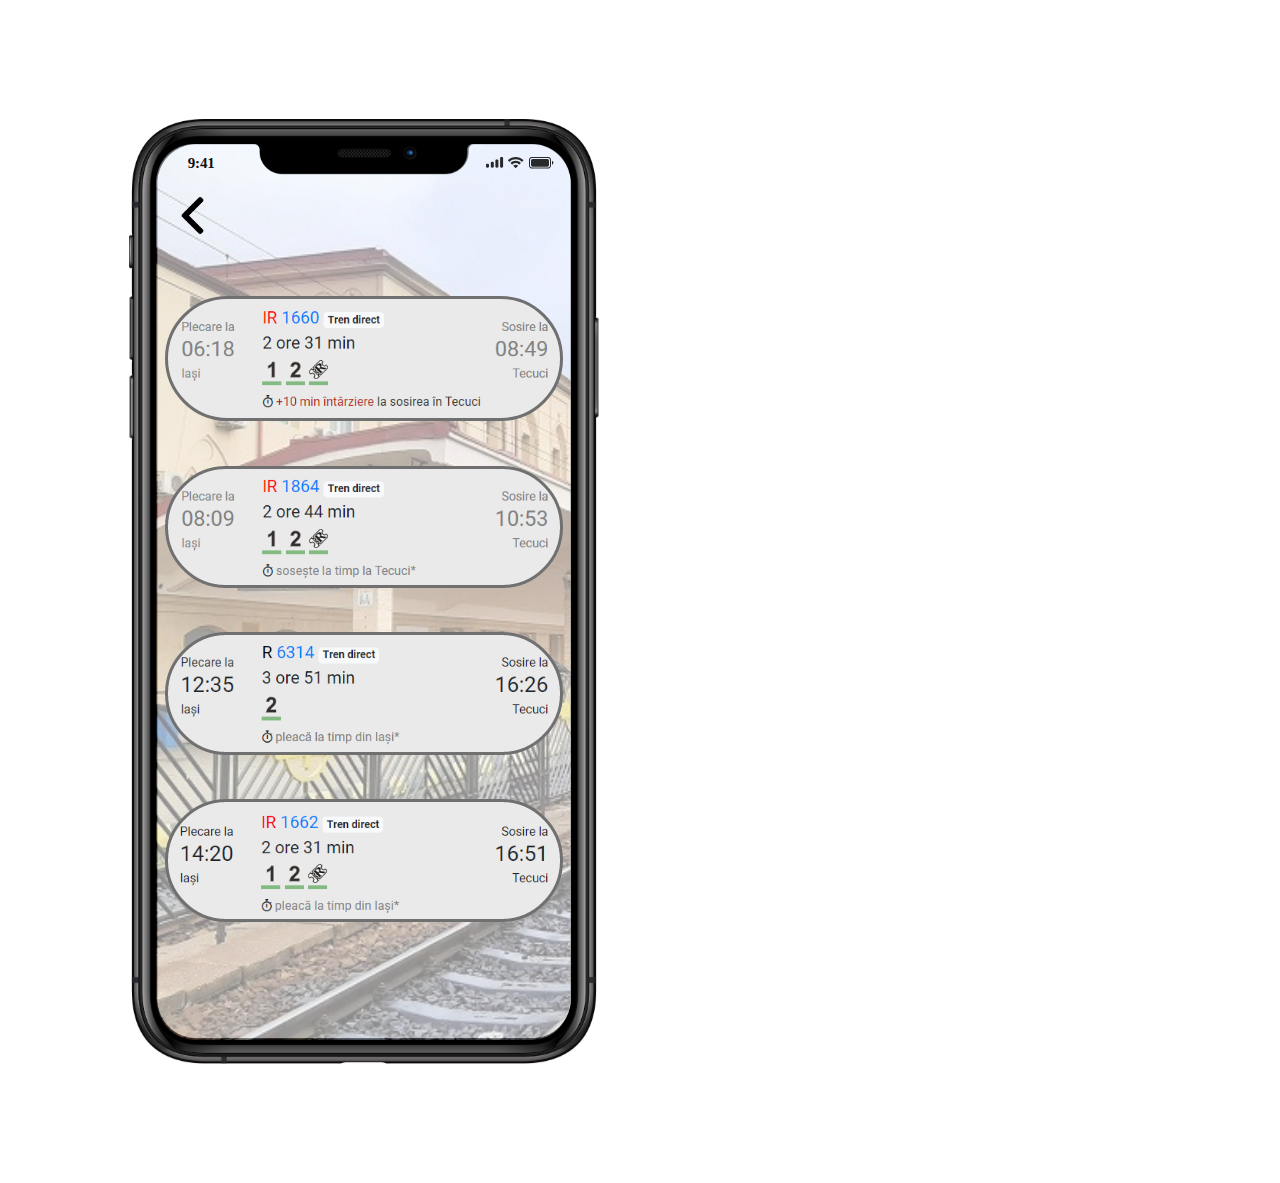
<file: adobe_xd/Web_1920___4.html>
<!DOCTYPE html>
<html>
<head>
<meta charset="utf-8"/>
<meta http-equiv="X-UA-Compatible" content="IE=edge"/>
<meta name="viewport" content="width=device-width, initial-scale=1.0">
<title>Web 1920 – 4</title>
<style id="applicationStylesheet" type="text/css">
	.mediaViewInfo {
		--web-view-name: Web 1920 – 4;
		--web-view-id: Web_1920__4;
		--web-scale-on-resize: true;
		--web-enable-deep-linking: true;
	}
	:root {
		--web-view-ids: Web_1920__4;
	}
	* {
		margin: 0;
		padding: 0;
		box-sizing: border-box;
		border: none;
	}
	#Web_1920__4 {
		position: absolute;
		width: 727px;
		height: 1183px;
		background-color: rgba(255,255,255,1);
		overflow: hidden;
		--web-view-name: Web 1920 – 4;
		--web-view-id: Web_1920__4;
		--web-scale-on-resize: true;
		--web-enable-deep-linking: true;
	}
	@keyframes  {
	
	
	}
	#iPhone_Xs_Max {
		position: absolute;
		width: 470px;
		height: 945.68px;
		left: 128.5px;
		top: 118.66px;
		overflow: visible;
	}
	#iPhone_Xs_Max_m {
		position: absolute;
		width: 470px;
		height: 945.68px;
		left: 0px;
		top: 0px;
		overflow: visible;
	}
	#Mask_Group_2 {
		opacity: 0.45;
		position: absolute;
		width: 414.543px;
		height: 896px;
		left: 156.228px;
		top: 143.5px;
		overflow: visible;
	}
	#n_iPhone_XS__Bars__Status__Def {
		position: absolute;
		width: 379.606px;
		height: 18px;
		left: 173.697px;
		top: 154.771px;
		overflow: visible;
	}
	#Action {
		position: absolute;
		width: 54px;
		height: 18px;
		left: 0px;
		top: 0px;
		overflow: visible;
	}
	#n_Time {
		left: 0px;
		top: 0px;
		position: absolute;
		overflow: hidden;
		width: 55px;
		height: 18px;
		text-align: center;
		font-family: SF Pro Text;
		font-style: normal;
		font-weight: bold;
		font-size: 15px;
		color: rgba(17,15,15,1);
		letter-spacing: -0.11px;
	}
	#Container {
		position: absolute;
		width: 67px;
		height: 11.5px;
		left: 312.606px;
		top: 2.16px;
		overflow: visible;
	}
	#Battery {
		position: absolute;
		width: 24.5px;
		height: 11.5px;
		left: 42.5px;
		top: 0px;
		overflow: visible;
	}
	#Rectangle {
		fill: rgba(10,10,10,0.871);
	}
	.Rectangle {
		overflow: visible;
		position: absolute;
		width: 24.5px;
		height: 11.5px;
		left: 0px;
		top: 0px;
		transform: matrix(1,0,0,1,0,0);
	}
	#Rectangle_u {
		fill: rgba(10,10,10,0.871);
	}
	.Rectangle_u {
		position: absolute;
		overflow: visible;
		width: 18px;
		height: 7.667px;
		left: 2px;
		top: 1.917px;
	}
	#Combined_Shape {
		fill: rgba(10,10,10,0.871);
	}
	.Combined_Shape {
		overflow: visible;
		position: absolute;
		width: 17.1px;
		height: 10.7px;
		left: 0px;
		top: 0.44px;
		transform: matrix(1,0,0,1,0,0);
	}
	#Wi-Fi {
		fill: rgba(10,10,10,0.871);
	}
	.Wi-Fi {
		overflow: visible;
		position: absolute;
		width: 15.4px;
		height: 11.057px;
		left: 22.1px;
		top: 0.24px;
		transform: matrix(1,0,0,1,0,0);
	}
	#Image_3 {
		position: absolute;
		width: 398px;
		height: 125px;
		left: 165px;
		top: 296px;
		overflow: visible;
	}
	#Image_4 {
		position: absolute;
		width: 398px;
		height: 122px;
		left: 165px;
		top: 466px;
		overflow: visible;
	}
	#Image_5 {
		position: absolute;
		width: 398px;
		height: 123px;
		left: 165px;
		top: 632px;
		overflow: visible;
	}
	#Image_6 {
		position: absolute;
		width: 398px;
		height: 123px;
		left: 165px;
		top: 799px;
		overflow: visible;
	}
	#NoPath_-_Copy_3 {
		position: absolute;
		width: 37px;
		height: 37px;
		left: 174px;
		top: 197px;
		overflow: visible;
		--web-animation: fadein undefineds undefined;
		--web-action-type: page;
		--web-action-target: Web_1920___3.html;
		cursor: pointer;
	}
</style>
<script id="applicationScript">
///////////////////////////////////////
// INITIALIZATION
///////////////////////////////////////

/**
 * Functionality for scaling, showing by media query, and navigation between multiple pages on a single page. 
 * Code subject to change.
 **/

if (window.console==null) { window["console"] = { log : function() {} } }; // some browsers do not set console

var Application = function() {
	// event constants
	this.prefix = "--web-";
	this.NAVIGATION_CHANGE = "viewChange";
	this.VIEW_NOT_FOUND = "viewNotFound";
	this.VIEW_CHANGE = "viewChange";
	this.VIEW_CHANGING = "viewChanging";
	this.STATE_NOT_FOUND = "stateNotFound";
	this.APPLICATION_COMPLETE = "applicationComplete";
	this.APPLICATION_RESIZE = "applicationResize";
	this.SIZE_STATE_NAME = "data-is-view-scaled";
	this.STATE_NAME = this.prefix + "state";

	this.lastTrigger = null;
	this.lastView = null;
	this.lastState = null;
	this.lastOverlay = null;
	this.currentView = null;
	this.currentState = null;
	this.currentOverlay = null;
	this.currentQuery = {index: 0, rule: null, mediaText: null, id: null};
	this.inclusionQuery = "(min-width: 0px)";
	this.exclusionQuery = "none and (min-width: 99999px)";
	this.LastModifiedDateLabelName = "LastModifiedDateLabel";
	this.viewScaleSliderId = "ViewScaleSliderInput";
	this.pageRefreshedName = "showPageRefreshedNotification";
	this.application = null;
	this.applicationStylesheet = null;
	this.showByMediaQuery = null;
	this.mediaQueryDictionary = {};
	this.viewsDictionary = {};
	this.addedViews = [];
	this.viewStates = [];
	this.views = [];
	this.viewIds = [];
	this.viewQueries = {};
	this.overlays = {};
	this.overlayIds = [];
	this.numberOfViews = 0;
	this.verticalPadding = 0;
	this.horizontalPadding = 0;
	this.stateName = null;
	this.viewScale = 1;
	this.viewLeft = 0;
	this.viewTop = 0;
	this.horizontalScrollbarsNeeded = false;
	this.verticalScrollbarsNeeded = false;

	// view settings
	this.showUpdateNotification = false;
	this.showNavigationControls = false;
	this.scaleViewsToFit = false;
	this.scaleToFitOnDoubleClick = false;
	this.actualSizeOnDoubleClick = false;
	this.scaleViewsOnResize = false;
	this.navigationOnKeypress = false;
	this.showViewName = false;
	this.enableDeepLinking = true;
	this.refreshPageForChanges = false;
	this.showRefreshNotifications = true;

	// view controls
	this.scaleViewSlider = null;
	this.lastModifiedLabel = null;
	this.supportsPopState = false; // window.history.pushState!=null;
	this.initialized = false;

	// refresh properties
	this.refreshDuration = 250;
	this.lastModifiedDate = null;
	this.refreshRequest = null;
	this.refreshInterval = null;
	this.refreshContent = null;
	this.refreshContentSize = null;
	this.refreshCheckContent = false;
	this.refreshCheckContentSize = false;

	var self = this;

	self.initialize = function(event) {
		var view = self.getVisibleView();
		var views = self.getVisibleViews();
		if (view==null) view = self.getInitialView();
		self.collectViews();
		self.collectOverlays();
		self.collectMediaQueries();

		for (let index = 0; index < views.length; index++) {
			var view = views[index];
			self.setViewOptions(view);
			self.setViewVariables(view);
			self.centerView(view);
		}

		// sometimes the body size is 0 so we call this now and again later
		if (self.initialized) {
			window.addEventListener(self.NAVIGATION_CHANGE, self.viewChangeHandler);
			window.addEventListener("keyup", self.keypressHandler);
			window.addEventListener("keypress", self.keypressHandler);
			window.addEventListener("resize", self.resizeHandler);
			window.document.addEventListener("dblclick", self.doubleClickHandler);

			if (self.supportsPopState) {
				window.addEventListener('popstate', self.popStateHandler);
			}
			else {
				window.addEventListener('hashchange', self.hashChangeHandler);
			}

			// we are ready to go
			window.dispatchEvent(new Event(self.APPLICATION_COMPLETE));
		}

		if (self.initialized==false) {
			if (self.enableDeepLinking) {
				self.syncronizeViewToURL();
			} 
	
			if (self.refreshPageForChanges) {
				self.setupRefreshForChanges();
			}
	
			self.initialized = true;
		}
		
		if (self.scaleViewsToFit) {
			self.viewScale = self.scaleViewToFit(view);
			
			if (self.viewScale<0) {
				setTimeout(self.scaleViewToFit, 500, view);
			}
		}
		else if (view) {
			self.viewScale = self.getViewScaleValue(view);
			self.centerView(view);
			self.updateSliderValue(self.viewScale);
		}
		else {
			// no view found
		}
	
		if (self.showUpdateNotification) {
			self.showNotification();
		}

		//"addEventListener" in window ? null : window.addEventListener = window.attachEvent;
		//"addEventListener" in document ? null : document.addEventListener = document.attachEvent;
	}


	///////////////////////////////////////
	// AUTO REFRESH 
	///////////////////////////////////////

	self.setupRefreshForChanges = function() {
		self.refreshRequest = new XMLHttpRequest();

		if (!self.refreshRequest) {
			return false;
		}

		// get document start values immediately
		self.requestRefreshUpdate();
	}

	/**
	 * Attempt to check the last modified date by the headers 
	 * or the last modified property from the byte array (experimental)
	 **/
	self.requestRefreshUpdate = function() {
		var url = document.location.href;
		var protocol = window.location.protocol;
		var method;
		
		try {

			if (self.refreshCheckContentSize) {
				self.refreshRequest.open('HEAD', url, true);
			}
			else if (self.refreshCheckContent) {
				self.refreshContent = document.documentElement.outerHTML;
				self.refreshRequest.open('GET', url, true);
				self.refreshRequest.responseType = "text";
			}
			else {

				// get page last modified date for the first call to compare to later
				if (self.lastModifiedDate==null) {

					// File system does not send headers in FF so get blob if possible
					if (protocol=="file:") {
						self.refreshRequest.open("GET", url, true);
						self.refreshRequest.responseType = "blob";
					}
					else {
						self.refreshRequest.open("HEAD", url, true);
						self.refreshRequest.responseType = "blob";
					}

					self.refreshRequest.onload = self.refreshOnLoadOnceHandler;

					// In some browsers (Chrome & Safari) this error occurs at send: 
					// 
					// Chrome - Access to XMLHttpRequest at 'file:///index.html' from origin 'null' 
					// has been blocked by CORS policy: 
					// Cross origin requests are only supported for protocol schemes: 
					// http, data, chrome, chrome-extension, https.
					// 
					// Safari - XMLHttpRequest cannot load file:///Users/user/Public/index.html. Cross origin requests are only supported for HTTP.
					// 
					// Solution is to run a local server, set local permissions or test in another browser
					self.refreshRequest.send(null);

					// In MS browsers the following behavior occurs possibly due to an AJAX call to check last modified date: 
					// 
					// DOM7011: The code on this page disabled back and forward caching.

					// In Brave (Chrome) error when on the server
					// index.js:221 HEAD https://www.example.com/ net::ERR_INSUFFICIENT_RESOURCES
					// self.refreshRequest.send(null);

				}
				else {
					self.refreshRequest = new XMLHttpRequest();
					self.refreshRequest.onreadystatechange = self.refreshHandler;
					self.refreshRequest.ontimeout = function() {
						self.log("Couldn't find page to check for updates");
					}
					
					var method;
					if (protocol=="file:") {
						method = "GET";
					}
					else {
						method = "HEAD";
					}

					//refreshRequest.open('HEAD', url, true);
					self.refreshRequest.open(method, url, true);
					self.refreshRequest.responseType = "blob";
					self.refreshRequest.send(null);
				}
			}
		}
		catch (error) {
			self.log("Refresh failed for the following reason:")
			self.log(error);
		}
	}

	self.refreshHandler = function() {
		var contentSize;

		try {

			if (self.refreshRequest.readyState === XMLHttpRequest.DONE) {
				
				if (self.refreshRequest.status === 2 || 
					self.refreshRequest.status === 200) {
					var pageChanged = false;

					self.updateLastModifiedLabel();

					if (self.refreshCheckContentSize) {
						var lastModifiedHeader = self.refreshRequest.getResponseHeader("Last-Modified");
						contentSize = self.refreshRequest.getResponseHeader("Content-Length");
						//lastModifiedDate = refreshRequest.getResponseHeader("Last-Modified");
						var headers = self.refreshRequest.getAllResponseHeaders();
						var hasContentHeader = headers.indexOf("Content-Length")!=-1;
						
						if (hasContentHeader) {
							contentSize = self.refreshRequest.getResponseHeader("Content-Length");

							// size has not been set yet
							if (self.refreshContentSize==null) {
								self.refreshContentSize = contentSize;
								// exit and let interval call this method again
								return;
							}

							if (contentSize!=self.refreshContentSize) {
								pageChanged = true;
							}
						}
					}
					else if (self.refreshCheckContent) {

						if (self.refreshRequest.responseText!=self.refreshContent) {
							pageChanged = true;
						}
					}
					else {
						lastModifiedHeader = self.getLastModified(self.refreshRequest);

						if (self.lastModifiedDate!=lastModifiedHeader) {
							self.log("lastModifiedDate:" + self.lastModifiedDate + ",lastModifiedHeader:" +lastModifiedHeader);
							pageChanged = true;
						}

					}

					
					if (pageChanged) {
						clearInterval(self.refreshInterval);
						self.refreshUpdatedPage();
						return;
					}

				}
				else {
					self.log('There was a problem with the request.');
				}

			}
		}
		catch( error ) {
			//console.log('Caught Exception: ' + error);
		}
	}

	self.refreshOnLoadOnceHandler = function(event) {

		// get the last modified date
		if (self.refreshRequest.response) {
			self.lastModifiedDate = self.getLastModified(self.refreshRequest);

			if (self.lastModifiedDate!=null) {

				if (self.refreshInterval==null) {
					self.refreshInterval = setInterval(self.requestRefreshUpdate, self.refreshDuration);
				}
			}
			else {
				self.log("Could not get last modified date from the server");
			}
		}
	}

	self.refreshUpdatedPage = function() {
		if (self.showRefreshNotifications) {
			var date = new Date().setTime((new Date().getTime()+10000));
			document.cookie = encodeURIComponent(self.pageRefreshedName) + "=true" + "; max-age=6000;" + " path=/";
		}

		document.location.reload(true);
	}

	self.showNotification = function(duration) {
		var notificationID = self.pageRefreshedName+"ID";
		var notification = document.getElementById(notificationID);
		if (duration==null) duration = 4000;

		if (notification!=null) {return;}

		notification = document.createElement("div");
		notification.id = notificationID;
		notification.textContent = "PAGE UPDATED";
		var styleRule = ""
		styleRule = "position: fixed; padding: 7px 16px 6px 16px; font-family: Arial, sans-serif; font-size: 10px; font-weight: bold; left: 50%;";
		styleRule += "top: 20px; background-color: rgba(0,0,0,.5); border-radius: 12px; color:rgb(235, 235, 235); transition: all 2s linear;";
		styleRule += "transform: translateX(-50%); letter-spacing: .5px; filter: drop-shadow(2px 2px 6px rgba(0, 0, 0, .1)); cursor: pointer";
		notification.setAttribute("style", styleRule);

		notification.className = "PageRefreshedClass";
		notification.addEventListener("click", function() {
			notification.parentNode.removeChild(notification);
		});
		
		document.body.appendChild(notification);

		setTimeout(function() {
			notification.style.opacity = "0";
			notification.style.filter = "drop-shadow( 0px 0px 0px rgba(0,0,0, .5))";
			setTimeout(function() {
				try {
					notification.parentNode.removeChild(notification);
				} catch(error) {}
			}, duration)
		}, duration);

		document.cookie = encodeURIComponent(self.pageRefreshedName) + "=; max-age=1; path=/";
	}

	/**
	 * Get the last modified date from the header 
	 * or file object after request has been received
	 **/
	self.getLastModified = function(request) {
		var date;

		// file protocol - FILE object with last modified property
		if (request.response && request.response.lastModified) {
			date = request.response.lastModified;
		}
		
		// http protocol - check headers
		if (date==null) {
			date = request.getResponseHeader("Last-Modified");
		}

		return date;
	}

	self.updateLastModifiedLabel = function() {
		var labelValue = "";
		
		if (self.lastModifiedLabel==null) {
			self.lastModifiedLabel = document.getElementById("LastModifiedLabel");
		}

		if (self.lastModifiedLabel) {
			var seconds = parseInt(((new Date().getTime() - Date.parse(document.lastModified)) / 1000 / 60) * 100 + "");
			var minutes = 0;
			var hours = 0;

			if (seconds < 60) {
				seconds = Math.floor(seconds/10)*10;
				labelValue = seconds + " seconds";
			}
			else {
				minutes = parseInt((seconds/60) + "");

				if (minutes>60) {
					hours = parseInt((seconds/60/60) +"");
					labelValue += hours==1 ? " hour" : " hours";
				}
				else {
					labelValue = minutes+"";
					labelValue += minutes==1 ? " minute" : " minutes";
				}
			}
			
			if (seconds<10) {
				labelValue = "Updated now";
			}
			else {
				labelValue = "Updated " + labelValue + " ago";
			}

			if (self.lastModifiedLabel.firstElementChild) {
				self.lastModifiedLabel.firstElementChild.textContent = labelValue;

			}
			else if ("textContent" in self.lastModifiedLabel) {
				self.lastModifiedLabel.textContent = labelValue;
			}
		}
	}

	self.getShortString = function(string, length) {
		if (length==null) length = 30;
		string = string!=null ? string.substr(0, length).replace(/\n/g, "") : "[String is null]";
		return string;
	}

	self.getShortNumber = function(value, places) {
		if (places==null || places<1) places = 4;
		value = Math.round(value * Math.pow(10,places)) / Math.pow(10, places);
		return value;
	}

	///////////////////////////////////////
	// NAVIGATION CONTROLS
	///////////////////////////////////////

	self.updateViewLabel = function() {
		var viewNavigationLabel = document.getElementById("ViewNavigationLabel");
		var view = self.getVisibleView();
		var viewIndex = view ? self.getViewIndex(view) : -1;
		var viewName = view ? self.getViewPreferenceValue(view, self.prefix + "view-name") : null;
		var viewId = view ? view.id : null;

		if (viewNavigationLabel && view) {
			if (viewName && viewName.indexOf('"')!=-1) {
				viewName = viewName.replace(/"/g, "");
			}

			if (self.showViewName) {
				viewNavigationLabel.textContent = viewName;
				self.setTooltip(viewNavigationLabel, viewIndex + 1 + " of " + self.numberOfViews);
			}
			else {
				viewNavigationLabel.textContent = viewIndex + 1 + " of " + self.numberOfViews;
				self.setTooltip(viewNavigationLabel, viewName);
			}

		}
	}

	self.updateURL = function(view) {
		view = view == null ? self.getVisibleView() : view;
		var viewId = view ? view.id : null
		var viewFragment = view ? "#"+ viewId : null;

		if (viewId && self.viewIds.length>1 && self.enableDeepLinking) {

			if (self.supportsPopState==false) {
				self.setFragment(viewId);
			}
			else {
				if (viewFragment!=window.location.hash) {

					if (window.location.hash==null) {
						window.history.replaceState({name:viewId}, null, viewFragment);
					}
					else {
						window.history.pushState({name:viewId}, null, viewFragment);
					}
				}
			}
		}
	}

	self.updateURLState = function(view, stateName) {
		stateName = view && (stateName=="" || stateName==null) ? self.getStateNameByViewId(view.id) : stateName;

		if (self.supportsPopState==false) {
			self.setFragment(stateName);
		}
		else {
			if (stateName!=window.location.hash) {

				if (window.location.hash==null) {
					window.history.replaceState({name:view.viewId}, null, stateName);
				}
				else {
					window.history.pushState({name:view.viewId}, null, stateName);
				}
			}
		}
	}

	self.setFragment = function(value) {
		window.location.hash = "#" + value;
	}

	self.setTooltip = function(element, value) {
		// setting the tooltip in edge causes a page crash on hover
		if (/Edge/.test(navigator.userAgent)) { return; }

		if ("title" in element) {
			element.title = value;
		}
	}

	self.getStylesheetRules = function(styleSheet) {
		try {
			if (styleSheet) return styleSheet.cssRules || styleSheet.rules;
	
			return document.styleSheets[0]["cssRules"] || document.styleSheets[0]["rules"];
		}
		catch (error) {
			// ERRORS:
			// SecurityError: The operation is insecure.
			// Errors happen when script loads before stylesheet or loading an external css locally

			// InvalidAccessError: A parameter or an operation is not supported by the underlying object
			// Place script after stylesheet

			console.log(error);
			if (error.toString().indexOf("The operation is insecure")!=-1) {
				console.log("Load the stylesheet before the script or load the stylesheet inline until it can be loaded on a server")
			}
			return [];
		}
	}

	/**
	 * If single page application hide all of the views. 
	 * @param {Number} selectedIndex if provided shows the view at index provided
	 **/
	self.hideViews = function(selectedIndex, animation) {
		var rules = self.getStylesheetRules();
		var queryIndex = 0;
		var numberOfRules = rules!=null ? rules.length : 0;

		// loop through rules and hide media queries except selected
		for (var i=0;i<numberOfRules;i++) {
			var rule = rules[i];
			var cssText = rule && rule.cssText;

			if (rule.media!=null && cssText.match("--web-view-name:")) {

				if (queryIndex==selectedIndex) {
					self.currentQuery.mediaText = rule.conditionText;
					self.currentQuery.index = selectedIndex;
					self.currentQuery.rule = rule;
					self.enableMediaQuery(rule);
				}
				else {
					if (animation) {
						self.fadeOut(rule)
					}
					else {
						self.disableMediaQuery(rule);
					}
				}
				
				queryIndex++;
			}
		}

		self.numberOfViews = queryIndex;
		self.updateViewLabel();
		self.updateURL();

		self.dispatchViewChange();

		var view = self.getVisibleView();
		var viewIndex = view ? self.getViewIndex(view) : -1;

		return viewIndex==selectedIndex ? view : null;
	}

	/**
	 * If single page application hide all of the views. 
	 * @param {HTMLElement} selectedView if provided shows the view passed in
	 **/
	 self.hideAllViews = function(selectedView, animation) {
		var views = self.views;
		var queryIndex = 0;
		var numberOfViews = views!=null ? views.length : 0;

		// loop through rules and hide media queries except selected
		for (var i=0;i<numberOfViews;i++) {
			var viewData = views[i];
			var view = viewData && viewData.view;
			var mediaRule = viewData && viewData.mediaRule;
			
			if (view==selectedView) {
				self.currentQuery.mediaText = mediaRule.conditionText;
				self.currentQuery.index = queryIndex;
				self.currentQuery.rule = mediaRule;
				self.enableMediaQuery(mediaRule);
			}
			else {
				if (animation) {
					self.fadeOut(mediaRule)
				}
				else {
					self.disableMediaQuery(mediaRule);
				}
			}
			
			queryIndex++;
		}

		self.numberOfViews = queryIndex;
		self.updateViewLabel();
		self.updateURL();
		self.dispatchViewChange();

		var visibleView = self.getVisibleView();

		return visibleView==selectedView ? selectedView : null;
	}

	/**
	 * Hide view
	 * @param {Object} view element to hide
	 **/
	self.hideView = function(view) {
		var rule = view ? self.mediaQueryDictionary[view.id] : null;

		if (rule) {
			self.disableMediaQuery(rule);
		}
	}

	/**
	 * Hide overlay
	 * @param {Object} overlay element to hide
	 **/
	self.hideOverlay = function(overlay) {
		var rule = overlay ? self.mediaQueryDictionary[overlay.id] : null;

		if (rule) {
			self.disableMediaQuery(rule);

			//if (self.showByMediaQuery) {
				overlay.style.display = "none";
			//}
		}
	}

	/**
	 * Show the view by media query. Does not hide current views
	 * Sets view options by default
	 * @param {Object} view element to show
	 * @param {Boolean} setViewOptions sets view options if null or true
	 */
	self.showViewByMediaQuery = function(view, setViewOptions) {
		var id = view ? view.id : null;
		var query = id ? self.mediaQueryDictionary[id] : null;
		var isOverlay = view ? self.isOverlay(view) : false;
		setViewOptions = setViewOptions==null ? true : setViewOptions;

		if (query) {
			self.enableMediaQuery(query);

			if (isOverlay && view && setViewOptions) {
				self.setViewVariables(null, view);
			}
			else {
				if (view && setViewOptions) self.setViewOptions(view);
				if (view && setViewOptions) self.setViewVariables(view);
			}
		}
	}

	/**
	 * Show the view. Does not hide current views
	 */
	self.showView = function(view, setViewOptions) {
		var id = view ? view.id : null;
		var query = id ? self.mediaQueryDictionary[id] : null;
		var display = null;
		setViewOptions = setViewOptions==null ? true : setViewOptions;

		if (query) {
			self.enableMediaQuery(query);
			if (view==null) view =self.getVisibleView();
			if (view && setViewOptions) self.setViewOptions(view);
		}
		else if (id) {
			display = window.getComputedStyle(view).getPropertyValue("display");
			if (display=="" || display=="none") {
				view.style.display = "block";
			}
		}

		if (view) {
			if (self.currentView!=null) {
				self.lastView = self.currentView;
			}

			self.currentView = view;
		}
	}

	self.showViewById = function(id, setViewOptions) {
		var view = id ? self.getViewById(id) : null;

		if (view) {
			self.showView(view);
			return;
		}

		self.log("View not found '" + id + "'");
	}

	self.getElementView = function(element) {
		var view = element;
		var viewFound = false;

		while (viewFound==false || view==null) {
			if (view && self.viewsDictionary[view.id]) {
				return view;
			}
			view = view.parentNode;
		}
	}

	/**
	 * Show overlay over view
	 * @param {Event | HTMLElement} event event or html element with styles applied
	 * @param {String} id id of view or view reference
	 * @param {Number} x x location
	 * @param {Number} y y location
	 */
	self.showOverlay = function(event, id, x, y) {
		var overlay = id && typeof id === 'string' ? self.getViewById(id) : id ? id : null;
		var query = overlay ? self.mediaQueryDictionary[overlay.id] : null;
		var centerHorizontally = false;
		var centerVertically = false;
		var anchorLeft = false;
		var anchorTop = false;
		var anchorRight = false;
		var anchorBottom = false;
		var display = null;
		var reparent = true;
		var view = null;
		
		if (overlay==null || overlay==false) {
			self.log("Overlay not found, '"+ id + "'");
			return;
		}

		// get enter animation - event target must have css variables declared
		if (event) {
			var button = event.currentTarget || event; // can be event or htmlelement
			var buttonComputedStyles = getComputedStyle(button);
			var actionTargetValue = buttonComputedStyles.getPropertyValue(self.prefix+"action-target").trim();
			var animation = buttonComputedStyles.getPropertyValue(self.prefix+"animation").trim();
			var isAnimated = animation!="";
			var targetType = buttonComputedStyles.getPropertyValue(self.prefix+"action-type").trim();
			var actionTarget = self.application ? null : self.getElement(actionTargetValue);
			var actionTargetStyles = actionTarget ? actionTarget.style : null;

			if (actionTargetStyles) {
				actionTargetStyles.setProperty("animation", animation);
			}

			if ("stopImmediatePropagation" in event) {
				event.stopImmediatePropagation();
			}
		}
		
		if (self.application==false || targetType=="page") {
			document.location.href = "./" + actionTargetValue;
			return;
		}

		// remove any current overlays
		if (self.currentOverlay) {

			// act as switch if same button
			if (self.currentOverlay==actionTarget || self.currentOverlay==null) {
				if (self.lastTrigger==button) {
					self.removeOverlay(isAnimated);
					return;
				}
			}
			else {
				self.removeOverlay(isAnimated);
			}
		}

		if (reparent) {
			view = self.getElementView(button);
			if (view) {
				view.appendChild(overlay);
			}
		}

		if (query) {
			//self.setElementAnimation(overlay, null);
			//overlay.style.animation = animation;
			self.enableMediaQuery(query);
			
			var display = overlay && overlay.style.display;
			
			if (overlay && display=="" || display=="none") {
				overlay.style.display = "block";
				//self.setViewOptions(overlay);
			}

			// add animation defined in event target style declaration
			if (animation && self.supportAnimations) {
				self.fadeIn(overlay, false, animation);
			}
		}
		else if (id) {

			display = window.getComputedStyle(overlay).getPropertyValue("display");

			if (display=="" || display=="none") {
				overlay.style.display = "block";
			}

			// add animation defined in event target style declaration
			if (animation && self.supportAnimations) {
				self.fadeIn(overlay, false, animation);
			}
		}

		// do not set x or y position if centering
		var horizontal = self.prefix + "center-horizontally";
		var vertical = self.prefix + "center-vertically";
		var style = overlay.style;
		var transform = [];

		centerHorizontally = self.getIsStyleDefined(id, horizontal) ? self.getViewPreferenceBoolean(overlay, horizontal) : false;
		centerVertically = self.getIsStyleDefined(id, vertical) ? self.getViewPreferenceBoolean(overlay, vertical) : false;
		anchorLeft = self.getIsStyleDefined(id, "left");
		anchorRight = self.getIsStyleDefined(id, "right");
		anchorTop = self.getIsStyleDefined(id, "top");
		anchorBottom = self.getIsStyleDefined(id, "bottom");

		
		if (self.viewsDictionary[overlay.id] && self.viewsDictionary[overlay.id].styleDeclaration) {
			style = self.viewsDictionary[overlay.id].styleDeclaration.style;
		}
		
		if (centerHorizontally) {
			style.left = "50%";
			style.transformOrigin = "0 0";
			transform.push("translateX(-50%)");
		}
		else if (anchorRight && anchorLeft) {
			style.left = x + "px";
		}
		else if (anchorRight) {
			//style.right = x + "px";
		}
		else {
			style.left = x + "px";
		}
		
		if (centerVertically) {
			style.top = "50%";
			transform.push("translateY(-50%)");
			style.transformOrigin = "0 0";
		}
		else if (anchorTop && anchorBottom) {
			style.top = y + "px";
		}
		else if (anchorBottom) {
			//style.bottom = y + "px";
		}
		else {
			style.top = y + "px";
		}

		if (transform.length) {
			style.transform = transform.join(" ");
		}

		self.currentOverlay = overlay;
		self.lastTrigger = button;
	}

	self.goBack = function() {
		if (self.currentOverlay) {
			self.removeOverlay();
		}
		else if (self.lastView) {
			self.goToView(self.lastView.id);
		}
	}

	self.removeOverlay = function(animate) {
		var overlay = self.currentOverlay;
		animate = animate===false ? false : true;

		if (overlay) {
			var style = overlay.style;
			
			if (style.animation && self.supportAnimations && animate) {
				self.reverseAnimation(overlay, true);

				var duration = self.getAnimationDuration(style.animation, true);
		
				setTimeout(function() {
					self.setElementAnimation(overlay, null);
					self.hideOverlay(overlay);
					self.currentOverlay = null;
				}, duration);
			}
			else {
				self.setElementAnimation(overlay, null);
				self.hideOverlay(overlay);
				self.currentOverlay = null;
			}
		}
	}

	/**
	 * Reverse the animation and hide after
	 * @param {Object} target element with animation
	 * @param {Boolean} hide hide after animation ends
	 */
	self.reverseAnimation = function(target, hide) {
		var lastAnimation = null;
		var style = target.style;

		style.animationPlayState = "paused";
		lastAnimation = style.animation;
		style.animation = null;
		style.animationPlayState = "paused";

		if (hide) {
			//target.addEventListener("animationend", self.animationEndHideHandler);
	
			var duration = self.getAnimationDuration(lastAnimation, true);
			var isOverlay = self.isOverlay(target);
	
			setTimeout(function() {
				self.setElementAnimation(target, null);

				if (isOverlay) {
					self.hideOverlay(target);
				}
				else {
					self.hideView(target);
				}
			}, duration);
		}

		setTimeout(function() {
			style.animation = lastAnimation;
			style.animationPlayState = "paused";
			style.animationDirection = "reverse";
			style.animationPlayState = "running";
		}, 30);
	}

	self.animationEndHandler = function(event) {
		var target = event.currentTarget;
		self.dispatchEvent(new Event(event.type));
	}

	self.isOverlay = function(view) {
		var result = view ? self.getViewPreferenceBoolean(view, self.prefix + "is-overlay") : false;

		return result;
	}

	self.animationEndHideHandler = function(event) {
		var target = event.currentTarget;
		self.setViewVariables(null, target);
		self.hideView(target);
		target.removeEventListener("animationend", self.animationEndHideHandler);
	}

	self.animationEndShowHandler = function(event) {
		var target = event.currentTarget;
		target.removeEventListener("animationend", self.animationEndShowHandler);
	}

	self.setViewOptions = function(view) {

		if (view) {
			self.minimumScale = self.getViewPreferenceValue(view, self.prefix + "minimum-scale");
			self.maximumScale = self.getViewPreferenceValue(view, self.prefix + "maximum-scale");
			self.scaleViewsToFit = self.getViewPreferenceBoolean(view, self.prefix + "scale-to-fit");
			self.scaleToFitType = self.getViewPreferenceValue(view, self.prefix + "scale-to-fit-type");
			self.scaleToFitOnDoubleClick = self.getViewPreferenceBoolean(view, self.prefix + "scale-on-double-click");
			self.actualSizeOnDoubleClick = self.getViewPreferenceBoolean(view, self.prefix + "actual-size-on-double-click");
			self.scaleViewsOnResize = self.getViewPreferenceBoolean(view, self.prefix + "scale-on-resize");
			self.enableScaleUp = self.getViewPreferenceBoolean(view, self.prefix + "enable-scale-up");
			self.centerHorizontally = self.getViewPreferenceBoolean(view, self.prefix + "center-horizontally");
			self.centerVertically = self.getViewPreferenceBoolean(view, self.prefix + "center-vertically");
			self.navigationOnKeypress = self.getViewPreferenceBoolean(view, self.prefix + "navigate-on-keypress");
			self.showViewName = self.getViewPreferenceBoolean(view, self.prefix + "show-view-name");
			self.refreshPageForChanges = self.getViewPreferenceBoolean(view, self.prefix + "refresh-for-changes");
			self.refreshPageForChangesInterval = self.getViewPreferenceValue(view, self.prefix + "refresh-interval");
			self.showNavigationControls = self.getViewPreferenceBoolean(view, self.prefix + "show-navigation-controls");
			self.scaleViewSlider = self.getViewPreferenceBoolean(view, self.prefix + "show-scale-controls");
			self.enableDeepLinking = self.getViewPreferenceBoolean(view, self.prefix + "enable-deep-linking");
			self.singlePageApplication = self.getViewPreferenceBoolean(view, self.prefix + "application");
			self.showByMediaQuery = self.getViewPreferenceBoolean(view, self.prefix + "show-by-media-query");
			self.showUpdateNotification = document.cookie!="" ? document.cookie.indexOf(self.pageRefreshedName)!=-1 : false;
			self.imageComparisonDuration = self.getViewPreferenceValue(view, self.prefix + "image-comparison-duration");
			self.supportAnimations = self.getViewPreferenceBoolean(view, self.prefix + "enable-animations", true);

			if (self.scaleViewsToFit) {
				var newScaleValue = self.scaleViewToFit(view);
				
				if (newScaleValue<0) {
					setTimeout(self.scaleViewToFit, 500, view);
				}
			}
			else {
				self.viewScale = self.getViewScaleValue(view);
				self.viewToFitWidthScale = self.getViewFitToViewportWidthScale(view, self.enableScaleUp)
				self.viewToFitHeightScale = self.getViewFitToViewportScale(view, self.enableScaleUp);
				self.updateSliderValue(self.viewScale);
			}

			if (self.imageComparisonDuration!=null) {
				// todo
			}

			if (self.refreshPageForChangesInterval!=null) {
				self.refreshDuration = Number(self.refreshPageForChangesInterval);
			}
		}
	}

	self.previousView = function(event) {
		var rules = self.getStylesheetRules();
		var view = self.getVisibleView()
		var index = view ? self.getViewIndex(view) : -1;
		var prevQueryIndex = index!=-1 ? index-1 : self.currentQuery.index-1;
		var queryIndex = 0;
		var numberOfRules = rules!=null ? rules.length : 0;

		if (event) {
			event.stopImmediatePropagation();
		}

		if (prevQueryIndex<0) {
			return;
		}

		// loop through rules and hide media queries except selected
		for (var i=0;i<numberOfRules;i++) {
			var rule = rules[i];
			
			if (rule.media!=null) {

				if (queryIndex==prevQueryIndex) {
					self.currentQuery.mediaText = rule.conditionText;
					self.currentQuery.index = prevQueryIndex;
					self.currentQuery.rule = rule;
					self.enableMediaQuery(rule);
					self.updateViewLabel();
					self.updateURL();
					self.dispatchViewChange();
				}
				else {
					self.disableMediaQuery(rule);
				}

				queryIndex++;
			}
		}
	}

	self.nextView = function(event) {
		var rules = self.getStylesheetRules();
		var view = self.getVisibleView();
		var index = view ? self.getViewIndex(view) : -1;
		var nextQueryIndex = index!=-1 ? index+1 : self.currentQuery.index+1;
		var queryIndex = 0;
		var numberOfRules = rules!=null ? rules.length : 0;
		var numberOfMediaQueries = self.getNumberOfMediaRules();

		if (event) {
			event.stopImmediatePropagation();
		}

		if (nextQueryIndex>=numberOfMediaQueries) {
			return;
		}

		// loop through rules and hide media queries except selected
		for (var i=0;i<numberOfRules;i++) {
			var rule = rules[i];
			
			if (rule.media!=null) {

				if (queryIndex==nextQueryIndex) {
					self.currentQuery.mediaText = rule.conditionText;
					self.currentQuery.index = nextQueryIndex;
					self.currentQuery.rule = rule;
					self.enableMediaQuery(rule);
					self.updateViewLabel();
					self.updateURL();
					self.dispatchViewChange();
				}
				else {
					self.disableMediaQuery(rule);
				}

				queryIndex++;
			}
		}
	}

	/**
	 * Enables a view via media query
	 */
	self.enableMediaQuery = function(rule) {

		try {
			rule.media.mediaText = self.inclusionQuery;
		}
		catch(error) {
			//self.log(error);
			rule.conditionText = self.inclusionQuery;
		}
	}

	self.disableMediaQuery = function(rule) {

		try {
			rule.media.mediaText = self.exclusionQuery;
		}
		catch(error) {
			rule.conditionText = self.exclusionQuery;
		}
	}

	self.dispatchViewChange = function() {
		try {
			var event = new Event(self.NAVIGATION_CHANGE);
			window.dispatchEvent(event);
		}
		catch (error) {
			// In IE 11: Object doesn't support this action
		}
	}

	self.getNumberOfMediaRules = function() {
		var rules = self.getStylesheetRules();
		var numberOfRules = rules ? rules.length : 0;
		var numberOfQueries = 0;

		for (var i=0;i<numberOfRules;i++) {
			if (rules[i].media!=null) { numberOfQueries++; }
		}
		
		return numberOfQueries;
	}

	/////////////////////////////////////////
	// VIEW SCALE 
	/////////////////////////////////////////

	self.sliderChangeHandler = function(event) {
		var value = self.getShortNumber(event.currentTarget.value/100);
		var view = self.getVisibleView();
		self.setViewScaleValue(view, false, value, true);
	}

	self.updateSliderValue = function(scale) {
		var slider = document.getElementById(self.viewScaleSliderId);
		var tooltip = parseInt(scale * 100 + "") + "%";
		var inputType;
		var inputValue;
		
		if (slider) {
			inputValue = self.getShortNumber(scale * 100);
			if (inputValue!=slider["value"]) {
				slider["value"] = inputValue;
			}
			inputType = slider.getAttributeNS(null, "type");

			if (inputType!="range") {
				// input range is not supported
				slider.style.display = "none";
			}

			self.setTooltip(slider, tooltip);
		}
	}

	self.viewChangeHandler = function(event) {
		var view = self.getVisibleView();
		var matrix = view ? getComputedStyle(view).transform : null;
		
		if (matrix) {
			self.viewScale = self.getViewScaleValue(view);
			
			var scaleNeededToFit = self.getViewFitToViewportScale(view);
			var isViewLargerThanViewport = scaleNeededToFit<1;
			
			// scale large view to fit if scale to fit is enabled
			if (self.scaleViewsToFit) {
				self.scaleViewToFit(view);
			}
			else {
				self.updateSliderValue(self.viewScale);
			}
		}
	}

	self.getViewScaleValue = function(view) {
		var matrix = getComputedStyle(view).transform;

		if (matrix) {
			var matrixArray = matrix.replace("matrix(", "").split(",");
			var scaleX = parseFloat(matrixArray[0]);
			var scaleY = parseFloat(matrixArray[3]);
			var scale = Math.min(scaleX, scaleY);
		}

		return scale;
	}

	/**
	 * Scales view to scale. 
	 * @param {Object} view view to scale. views are in views array
	 * @param {Boolean} scaleToFit set to true to scale to fit. set false to use desired scale value
	 * @param {Number} desiredScale scale to define. not used if scale to fit is false
	 * @param {Boolean} isSliderChange indicates if slider is callee
	 */
	self.setViewScaleValue = function(view, scaleToFit, desiredScale, isSliderChange) {
		var enableScaleUp = self.enableScaleUp;
		var scaleToFitType = self.scaleToFitType;
		var minimumScale = self.minimumScale;
		var maximumScale = self.maximumScale;
		var hasMinimumScale = !isNaN(minimumScale) && minimumScale!="";
		var hasMaximumScale = !isNaN(maximumScale) && maximumScale!="";
		var scaleNeededToFit = self.getViewFitToViewportScale(view, enableScaleUp);
		var scaleNeededToFitWidth = self.getViewFitToViewportWidthScale(view, enableScaleUp);
		var scaleNeededToFitHeight = self.getViewFitToViewportHeightScale(view, enableScaleUp);
		var scaleToFitFull = self.getViewFitToViewportScale(view, true);
		var scaleToFitFullWidth = self.getViewFitToViewportWidthScale(view, true);
		var scaleToFitFullHeight = self.getViewFitToViewportHeightScale(view, true);
		var scaleToWidth = scaleToFitType=="width";
		var scaleToHeight = scaleToFitType=="height";
		var shrunkToFit = false;
		var topPosition = null;
		var leftPosition = null;
		var translateY = null;
		var translateX = null;
		var transformValue = "";
		var canCenterVertically = true;
		var canCenterHorizontally = true;
		var style = view.style;

		if (view && self.viewsDictionary[view.id] && self.viewsDictionary[view.id].styleDeclaration) {
			style = self.viewsDictionary[view.id].styleDeclaration.style;
		}

		if (scaleToFit && isSliderChange!=true) {
			if (scaleToFitType=="fit" || scaleToFitType=="") {
				desiredScale = scaleNeededToFit;
			}
			else if (scaleToFitType=="width") {
				desiredScale = scaleNeededToFitWidth;
			}
			else if (scaleToFitType=="height") {
				desiredScale = scaleNeededToFitHeight;
			}
		}
		else {
			if (isNaN(desiredScale)) {
				desiredScale = 1;
			}
		}

		self.updateSliderValue(desiredScale);
		
		// scale to fit width
		if (scaleToWidth && scaleToHeight==false) {
			canCenterVertically = scaleNeededToFitHeight>=scaleNeededToFitWidth;
			canCenterHorizontally = scaleNeededToFitWidth>=1 && enableScaleUp==false;

			if (isSliderChange) {
				canCenterHorizontally = desiredScale<scaleToFitFullWidth;
			}
			else if (scaleToFit) {
				desiredScale = scaleNeededToFitWidth;
			}

			if (hasMinimumScale) {
				desiredScale = Math.max(desiredScale, Number(minimumScale));
			}

			if (hasMaximumScale) {
				desiredScale = Math.min(desiredScale, Number(maximumScale));
			}

			desiredScale = self.getShortNumber(desiredScale);

			canCenterHorizontally = self.canCenterHorizontally(view, "width", enableScaleUp, desiredScale, minimumScale, maximumScale);
			canCenterVertically = self.canCenterVertically(view, "width", enableScaleUp, desiredScale, minimumScale, maximumScale);

			if (desiredScale>1 && (enableScaleUp || isSliderChange)) {
				transformValue = "scale(" + desiredScale + ")";
			}
			else if (desiredScale>=1 && enableScaleUp==false) {
				transformValue = "scale(" + 1 + ")";
			}
			else {
				transformValue = "scale(" + desiredScale + ")";
			}

			if (self.centerVertically) {
				if (canCenterVertically) {
					translateY = "-50%";
					topPosition = "50%";
				}
				else {
					translateY = "0";
					topPosition = "0";
				}
				
				if (style.top != topPosition) {
					style.top = topPosition + "";
				}

				if (canCenterVertically) {
					transformValue += " translateY(" + translateY+ ")";
				}
			}

			if (self.centerHorizontally) {
				if (canCenterHorizontally) {
					translateX = "-50%";
					leftPosition = "50%";
				}
				else {
					translateX = "0";
					leftPosition = "0";
				}

				if (style.left != leftPosition) {
					style.left = leftPosition + "";
				}

				if (canCenterHorizontally) {
					transformValue += " translateX(" + translateX+ ")";
				}
			}

			style.transformOrigin = "0 0";
			style.transform = transformValue;

			self.viewScale = desiredScale;
			self.viewToFitWidthScale = scaleNeededToFitWidth;
			self.viewToFitHeightScale = scaleNeededToFitHeight;
			self.viewLeft = leftPosition;
			self.viewTop = topPosition;

			return desiredScale;
		}

		// scale to fit height
		if (scaleToHeight && scaleToWidth==false) {
			//canCenterVertically = scaleNeededToFitHeight>=scaleNeededToFitWidth;
			//canCenterHorizontally = scaleNeededToFitHeight<=scaleNeededToFitWidth && enableScaleUp==false;
			canCenterVertically = scaleNeededToFitHeight>=scaleNeededToFitWidth;
			canCenterHorizontally = scaleNeededToFitWidth>=1 && enableScaleUp==false;
			
			if (isSliderChange) {
				canCenterHorizontally = desiredScale<scaleToFitFullHeight;
			}
			else if (scaleToFit) {
				desiredScale = scaleNeededToFitHeight;
			}

			if (hasMinimumScale) {
				desiredScale = Math.max(desiredScale, Number(minimumScale));
			}

			if (hasMaximumScale) {
				desiredScale = Math.min(desiredScale, Number(maximumScale));
				//canCenterVertically = desiredScale>=scaleNeededToFitHeight && enableScaleUp==false;
			}

			desiredScale = self.getShortNumber(desiredScale);

			canCenterHorizontally = self.canCenterHorizontally(view, "height", enableScaleUp, desiredScale, minimumScale, maximumScale);
			canCenterVertically = self.canCenterVertically(view, "height", enableScaleUp, desiredScale, minimumScale, maximumScale);

			if (desiredScale>1 && (enableScaleUp || isSliderChange)) {
				transformValue = "scale(" + desiredScale + ")";
			}
			else if (desiredScale>=1 && enableScaleUp==false) {
				transformValue = "scale(" + 1 + ")";
			}
			else {
				transformValue = "scale(" + desiredScale + ")";
			}

			if (self.centerHorizontally) {
				if (canCenterHorizontally) {
					translateX = "-50%";
					leftPosition = "50%";
				}
				else {
					translateX = "0";
					leftPosition = "0";
				}

				if (style.left != leftPosition) {
					style.left = leftPosition + "";
				}

				if (canCenterHorizontally) {
					transformValue += " translateX(" + translateX+ ")";
				}
			}

			if (self.centerVertically) {
				if (canCenterVertically) {
					translateY = "-50%";
					topPosition = "50%";
				}
				else {
					translateY = "0";
					topPosition = "0";
				}
				
				if (style.top != topPosition) {
					style.top = topPosition + "";
				}

				if (canCenterVertically) {
					transformValue += " translateY(" + translateY+ ")";
				}
			}

			style.transformOrigin = "0 0";
			style.transform = transformValue;

			self.viewScale = desiredScale;
			self.viewToFitWidthScale = scaleNeededToFitWidth;
			self.viewToFitHeightScale = scaleNeededToFitHeight;
			self.viewLeft = leftPosition;
			self.viewTop = topPosition;

			return scaleNeededToFitHeight;
		}

		if (scaleToFitType=="fit") {
			//canCenterVertically = scaleNeededToFitHeight>=scaleNeededToFitWidth;
			//canCenterHorizontally = scaleNeededToFitWidth>=scaleNeededToFitHeight;
			canCenterVertically = scaleNeededToFitHeight>=scaleNeededToFit;
			canCenterHorizontally = scaleNeededToFitWidth>=scaleNeededToFit;

			if (hasMinimumScale) {
				desiredScale = Math.max(desiredScale, Number(minimumScale));
			}

			desiredScale = self.getShortNumber(desiredScale);

			if (isSliderChange || scaleToFit==false) {
				canCenterVertically = scaleToFitFullHeight>=desiredScale;
				canCenterHorizontally = desiredScale<scaleToFitFullWidth;
			}
			else if (scaleToFit) {
				desiredScale = scaleNeededToFit;
			}

			transformValue = "scale(" + desiredScale + ")";

			//canCenterHorizontally = self.canCenterHorizontally(view, "fit", false, desiredScale);
			//canCenterVertically = self.canCenterVertically(view, "fit", false, desiredScale);
			
			if (self.centerVertically) {
				if (canCenterVertically) {
					translateY = "-50%";
					topPosition = "50%";
				}
				else {
					translateY = "0";
					topPosition = "0";
				}
				
				if (style.top != topPosition) {
					style.top = topPosition + "";
				}

				if (canCenterVertically) {
					transformValue += " translateY(" + translateY+ ")";
				}
			}

			if (self.centerHorizontally) {
				if (canCenterHorizontally) {
					translateX = "-50%";
					leftPosition = "50%";
				}
				else {
					translateX = "0";
					leftPosition = "0";
				}

				if (style.left != leftPosition) {
					style.left = leftPosition + "";
				}

				if (canCenterHorizontally) {
					transformValue += " translateX(" + translateX+ ")";
				}
			}

			style.transformOrigin = "0 0";
			style.transform = transformValue;

			self.viewScale = desiredScale;
			self.viewToFitWidthScale = scaleNeededToFitWidth;
			self.viewToFitHeightScale = scaleNeededToFitHeight;
			self.viewLeft = leftPosition;
			self.viewTop = topPosition;

			self.updateSliderValue(desiredScale);
			
			return desiredScale;
		}

		if (scaleToFitType=="default" || scaleToFitType=="") {
			desiredScale = 1;

			if (hasMinimumScale) {
				desiredScale = Math.max(desiredScale, Number(minimumScale));
			}
			if (hasMaximumScale) {
				desiredScale = Math.min(desiredScale, Number(maximumScale));
			}

			canCenterHorizontally = self.canCenterHorizontally(view, "none", false, desiredScale, minimumScale, maximumScale);
			canCenterVertically = self.canCenterVertically(view, "none", false, desiredScale, minimumScale, maximumScale);

			if (self.centerVertically) {
				if (canCenterVertically) {
					translateY = "-50%";
					topPosition = "50%";
				}
				else {
					translateY = "0";
					topPosition = "0";
				}
				
				if (style.top != topPosition) {
					style.top = topPosition + "";
				}

				if (canCenterVertically) {
					transformValue += " translateY(" + translateY+ ")";
				}
			}

			if (self.centerHorizontally) {
				if (canCenterHorizontally) {
					translateX = "-50%";
					leftPosition = "50%";
				}
				else {
					translateX = "0";
					leftPosition = "0";
				}

				if (style.left != leftPosition) {
					style.left = leftPosition + "";
				}

				if (canCenterHorizontally) {
					transformValue += " translateX(" + translateX+ ")";
				}
				else {
					transformValue += " translateX(" + 0 + ")";
				}
			}

			style.transformOrigin = "0 0";
			style.transform = transformValue;


			self.viewScale = desiredScale;
			self.viewToFitWidthScale = scaleNeededToFitWidth;
			self.viewToFitHeightScale = scaleNeededToFitHeight;
			self.viewLeft = leftPosition;
			self.viewTop = topPosition;

			self.updateSliderValue(desiredScale);
			
			return desiredScale;
		}
	}

	/**
	 * Returns true if view can be centered horizontally
	 * @param {HTMLElement} view view
	 * @param {String} type type of scaling - width, height, all, none
	 * @param {Boolean} scaleUp if scale up enabled 
	 * @param {Number} scale target scale value 
	 */
	self.canCenterHorizontally = function(view, type, scaleUp, scale, minimumScale, maximumScale) {
		var scaleNeededToFit = self.getViewFitToViewportScale(view, scaleUp);
		var scaleNeededToFitHeight = self.getViewFitToViewportHeightScale(view, scaleUp);
		var scaleNeededToFitWidth = self.getViewFitToViewportWidthScale(view, scaleUp);
		var canCenter = false;
		var minScale;

		type = type==null ? "none" : type;
		scale = scale==null ? scale : scaleNeededToFitWidth;
		scaleUp = scaleUp == null ? false : scaleUp;

		if (type=="width") {
	
			if (scaleUp && maximumScale==null) {
				canCenter = false;
			}
			else if (scaleNeededToFitWidth>=1) {
				canCenter = true;
			}
		}
		else if (type=="height") {
			minScale = Math.min(1, scaleNeededToFitHeight);
			if (minimumScale!="" && maximumScale!="") {
				minScale = Math.max(minimumScale, Math.min(maximumScale, scaleNeededToFitHeight));
			}
			else {
				if (minimumScale!="") {
					minScale = Math.max(minimumScale, scaleNeededToFitHeight);
				}
				if (maximumScale!="") {
					minScale = Math.max(minimumScale, Math.min(maximumScale, scaleNeededToFitHeight));
				}
			}
	
			if (scaleUp && maximumScale=="") {
				canCenter = false;
			}
			else if (scaleNeededToFitWidth>=minScale) {
				canCenter = true;
			}
		}
		else if (type=="fit") {
			canCenter = scaleNeededToFitWidth>=scaleNeededToFit;
		}
		else {
			if (scaleUp) {
				canCenter = false;
			}
			else if (scaleNeededToFitWidth>=1) {
				canCenter = true;
			}
		}

		self.horizontalScrollbarsNeeded = canCenter;
		
		return canCenter;
	}

	/**
	 * Returns true if view can be centered horizontally
	 * @param {HTMLElement} view view to scale
	 * @param {String} type type of scaling
	 * @param {Boolean} scaleUp if scale up enabled 
	 * @param {Number} scale target scale value 
	 */
	self.canCenterVertically = function(view, type, scaleUp, scale, minimumScale, maximumScale) {
		var scaleNeededToFit = self.getViewFitToViewportScale(view, scaleUp);
		var scaleNeededToFitWidth = self.getViewFitToViewportWidthScale(view, scaleUp);
		var scaleNeededToFitHeight = self.getViewFitToViewportHeightScale(view, scaleUp);
		var canCenter = false;
		var minScale;

		type = type==null ? "none" : type;
		scale = scale==null ? 1 : scale;
		scaleUp = scaleUp == null ? false : scaleUp;
	
		if (type=="width") {
			canCenter = scaleNeededToFitHeight>=scaleNeededToFitWidth;
		}
		else if (type=="height") {
			minScale = Math.max(minimumScale, Math.min(maximumScale, scaleNeededToFit));
			canCenter = scaleNeededToFitHeight>=minScale;
		}
		else if (type=="fit") {
			canCenter = scaleNeededToFitHeight>=scaleNeededToFit;
		}
		else {
			if (scaleUp) {
				canCenter = false;
			}
			else if (scaleNeededToFitHeight>=1) {
				canCenter = true;
			}
		}

		self.verticalScrollbarsNeeded = canCenter;
		
		return canCenter;
	}

	self.getViewFitToViewportScale = function(view, scaleUp) {
		var enableScaleUp = scaleUp;
		var availableWidth = window.innerWidth || document.documentElement.clientWidth || document.body.clientWidth;
		var availableHeight = window.innerHeight || document.documentElement.clientHeight || document.body.clientHeight;
		var elementWidth = parseFloat(getComputedStyle(view, "style").width);
		var elementHeight = parseFloat(getComputedStyle(view, "style").height);
		var newScale = 1;

		// if element is not added to the document computed values are NaN
		if (isNaN(elementWidth) || isNaN(elementHeight)) {
			return newScale;
		}

		availableWidth -= self.horizontalPadding;
		availableHeight -= self.verticalPadding;

		if (enableScaleUp) {
			newScale = Math.min(availableHeight/elementHeight, availableWidth/elementWidth);
		}
		else if (elementWidth > availableWidth || elementHeight > availableHeight) {
			newScale = Math.min(availableHeight/elementHeight, availableWidth/elementWidth);
		}
		
		return newScale;
	}

	self.getViewFitToViewportWidthScale = function(view, scaleUp) {
		// need to get browser viewport width when element
		var isParentWindow = view && view.parentNode && view.parentNode===document.body;
		var enableScaleUp = scaleUp;
		var availableWidth = window.innerWidth || document.documentElement.clientWidth || document.body.clientWidth;
		var elementWidth = parseFloat(getComputedStyle(view, "style").width);
		var newScale = 1;

		// if element is not added to the document computed values are NaN
		if (isNaN(elementWidth)) {
			return newScale;
		}

		availableWidth -= self.horizontalPadding;

		if (enableScaleUp) {
			newScale = availableWidth/elementWidth;
		}
		else if (elementWidth > availableWidth) {
			newScale = availableWidth/elementWidth;
		}
		
		return newScale;
	}

	self.getViewFitToViewportHeightScale = function(view, scaleUp) {
		var enableScaleUp = scaleUp;
		var availableHeight = window.innerHeight || document.documentElement.clientHeight || document.body.clientHeight;
		var elementHeight = parseFloat(getComputedStyle(view, "style").height);
		var newScale = 1;

		// if element is not added to the document computed values are NaN
		if (isNaN(elementHeight)) {
			return newScale;
		}

		availableHeight -= self.verticalPadding;

		if (enableScaleUp) {
			newScale = availableHeight/elementHeight;
		}
		else if (elementHeight > availableHeight) {
			newScale = availableHeight/elementHeight;
		}
		
		return newScale;
	}

	self.keypressHandler = function(event) {
		var rightKey = 39;
		var leftKey = 37;
		
		// listen for both events 
		if (event.type=="keypress") {
			window.removeEventListener("keyup", self.keypressHandler);
		}
		else {
			window.removeEventListener("keypress", self.keypressHandler);
		}
		
		if (self.showNavigationControls) {
			if (self.navigationOnKeypress) {
				if (event.keyCode==rightKey) {
					self.nextView();
				}
				if (event.keyCode==leftKey) {
					self.previousView();
				}
			}
		}
		else if (self.navigationOnKeypress) {
			if (event.keyCode==rightKey) {
				self.nextView();
			}
			if (event.keyCode==leftKey) {
				self.previousView();
			}
		}
	}

	///////////////////////////////////
	// GENERAL FUNCTIONS
	///////////////////////////////////

	self.getViewById = function(id) {
		id = id ? id.replace("#", "") : "";
		var view = self.viewIds.indexOf(id)!=-1 && self.getElement(id);
		return view;
	}

	self.getViewIds = function() {
		var viewIds = self.getViewPreferenceValue(document.body, self.prefix + "view-ids");
		var viewId = null;

		viewIds = viewIds!=null && viewIds!="" ? viewIds.split(",") : [];

		if (viewIds.length==0) {
			viewId = self.getViewPreferenceValue(document.body, self.prefix + "view-id");
			viewIds = viewId ? [viewId] : [];
		}

		return viewIds;
	}

	self.getInitialViewId = function() {
		var viewId = self.getViewPreferenceValue(document.body, self.prefix + "view-id");
		return viewId;
	}

	self.getApplicationStylesheet = function() {
		var stylesheetId = self.getViewPreferenceValue(document.body, self.prefix + "stylesheet-id");
		self.applicationStylesheet = document.getElementById("applicationStylesheet");
		return self.applicationStylesheet.sheet;
	}

	self.getVisibleView = function() {
		var viewIds = self.getViewIds();
		
		for (var i=0;i<viewIds.length;i++) {
			var viewId = viewIds[i].replace(/[\#?\.?](.*)/, "$" + "1");
			var view = self.getElement(viewId);
			var postName = "_Class";

			if (view==null && viewId && viewId.lastIndexOf(postName)!=-1) {
				view = self.getElement(viewId.replace(postName, ""));
			}
			
			if (view) {
				var display = getComputedStyle(view).display;
		
				if (display=="block" || display=="flex") {
					return view;
				}
			}
		}

		return null;
	}

	self.getVisibleViews = function() {
		var viewIds = self.getViewIds();
		var views = [];
		
		for (var i=0;i<viewIds.length;i++) {
			var viewId = viewIds[i].replace(/[\#?\.?](.*)/, "$" + "1");
			var view = self.getElement(viewId);
			var postName = "_Class";

			if (view==null && viewId && viewId.lastIndexOf(postName)!=-1) {
				view = self.getElement(viewId.replace(postName, ""));
			}
			
			if (view) {
				var display = getComputedStyle(view).display;
				
				if (display=="none") {
					continue;
				}

				if (display=="block" || display=="flex") {
					views.push(view);
				}
			}
		}

		return views;
	}

	self.getStateNameByViewId = function(id) {
		var state = self.viewsDictionary[id];
		return state && state.stateName;
	}

	self.getMatchingViews = function(ids) {
		var views = self.addedViews.slice(0);
		var matchingViews = [];

		if (self.showByMediaQuery) {
			for (let index = 0; index < views.length; index++) {
				var viewId = views[index];
				var state = self.viewsDictionary[viewId];
				var rule = state && state.rule; 
				var matchResults = window.matchMedia(rule.conditionText);
				var view = self.views[viewId];
				
				if (matchResults.matches) {
					if (ids==true) {
						matchingViews.push(viewId);
					}
					else {
						matchingViews.push(view);
					}
				}
			}
		}

		return matchingViews;
	}

	self.ruleMatchesQuery = function(rule) {
		var result = window.matchMedia(rule.conditionText);
		return result.matches;
	}

	self.getViewsByStateName = function(stateName, matchQuery) {
		var views = self.addedViews.slice(0);
		var matchingViews = [];

		if (self.showByMediaQuery) {

			// find state name
			for (let index = 0; index < views.length; index++) {
				var viewId = views[index];
				var state = self.viewsDictionary[viewId];
				var rule = state.rule;
				var mediaRule = state.mediaRule;
				var view = self.views[viewId];
				var viewStateName = self.getStyleRuleValue(mediaRule, self.STATE_NAME, state);
				var stateFoundAtt = view.getAttribute(self.STATE_NAME)==state;
				var matchesResults = false;
				
				if (viewStateName==stateName) {
					if (matchQuery) {
						matchesResults = self.ruleMatchesQuery(rule);

						if (matchesResults) {
							matchingViews.push(view);
						}
					}
					else {
						matchingViews.push(view);
					}
				}
			}
		}

		return matchingViews;
	}

	self.getInitialView = function() {
		var viewId = self.getInitialViewId();
		viewId = viewId.replace(/[\#?\.?](.*)/, "$" + "1");
		var view = self.getElement(viewId);
		var postName = "_Class";

		if (view==null && viewId && viewId.lastIndexOf(postName)!=-1) {
			view = self.getElement(viewId.replace(postName, ""));
		}

		return view;
	}

	self.getViewIndex = function(view) {
		var viewIds = self.getViewIds();
		var id = view ? view.id : null;
		var index = id && viewIds ? viewIds.indexOf(id) : -1;

		return index;
	}

	self.syncronizeViewToURL = function() {
		var fragment = self.getHashFragment();

		if (self.showByMediaQuery) {
			var stateName = fragment;
			
			if (stateName==null || stateName=="") {
				var initialView = self.getInitialView();
				stateName = initialView ? self.getStateNameByViewId(initialView.id) : null;
			}
			
			self.showMediaQueryViewsByState(stateName);
			return;
		}

		var view = self.getViewById(fragment);
		var index = view ? self.getViewIndex(view) : 0;
		if (index==-1) index = 0;
		var currentView = self.hideViews(index);

		if (self.supportsPopState && currentView) {

			if (fragment==null) {
				window.history.replaceState({name:currentView.id}, null, "#"+ currentView.id);
			}
			else {
				window.history.pushState({name:currentView.id}, null, "#"+ currentView.id);
			}
		}
		
		self.setViewVariables(view);
		return view;
	}

	/**
	 * Set the currentView or currentOverlay properties and set the lastView or lastOverlay properties
	 */
	self.setViewVariables = function(view, overlay, parentView) {
		if (view) {
			if (self.currentView) {
				self.lastView = self.currentView;
			}
			self.currentView = view;
		}

		if (overlay) {
			if (self.currentOverlay) {
				self.lastOverlay = self.currentOverlay;
			}
			self.currentOverlay = overlay;
		}
	}

	self.getViewPreferenceBoolean = function(view, property, altValue) {
		var computedStyle = window.getComputedStyle(view);
		var value = computedStyle.getPropertyValue(property);
		var type = typeof value;
		
		if (value=="true" || (type=="string" && value.indexOf("true")!=-1)) {
			return true;
		}
		else if (value=="" && arguments.length==3) {
			return altValue;
		}

		return false;
	}

	self.getViewPreferenceValue = function(view, property, defaultValue) {
		var value = window.getComputedStyle(view).getPropertyValue(property);

		if (value===undefined) {
			return defaultValue;
		}
		
		value = value.replace(/^[\s\"]*/, "");
		value = value.replace(/[\s\"]*$/, "");
		value = value.replace(/^[\s"]*(.*?)[\s"]*$/, function (match, capture) { 
			return capture;
		});

		return value;
	}

	self.getStyleRuleValue = function(cssRule, property) {
		var value = cssRule ? cssRule.style.getPropertyValue(property) : null;

		if (value===undefined) {
			return null;
		}
		
		value = value.replace(/^[\s\"]*/, "");
		value = value.replace(/[\s\"]*$/, "");
		value = value.replace(/^[\s"]*(.*?)[\s"]*$/, function (match, capture) { 
			return capture;
		});

		return value;
	}

	/**
	 * Get the first defined value of property. Returns empty string if not defined
	 * @param {String} id id of element
	 * @param {String} property 
	 */
	self.getCSSPropertyValueForElement = function(id, property) {
		var styleSheets = document.styleSheets;
		var numOfStylesheets = styleSheets.length;
		var values = [];
		var selectorIDText = "#" + id;
		var selectorClassText = "." + id + "_Class";
		var value;

		for(var i=0;i<numOfStylesheets;i++) {
			var styleSheet = styleSheets[i];
			var cssRules = self.getStylesheetRules(styleSheet);
			var numOfCSSRules = cssRules.length;
			var cssRule;
			
			for (var j=0;j<numOfCSSRules;j++) {
				cssRule = cssRules[j];
				
				if (cssRule.media) {
					var mediaRules = cssRule.cssRules;
					var numOfMediaRules = mediaRules ? mediaRules.length : 0;
					
					for(var k=0;k<numOfMediaRules;k++) {
						var mediaRule = mediaRules[k];
						
						if (mediaRule.selectorText==selectorIDText || mediaRule.selectorText==selectorClassText) {
							
							if (mediaRule.style && mediaRule.style.getPropertyValue(property)!="") {
								value = mediaRule.style.getPropertyValue(property);
								values.push(value);
							}
						}
					}
				}
				else {

					if (cssRule.selectorText==selectorIDText || cssRule.selectorText==selectorClassText) {
						if (cssRule.style && cssRule.style.getPropertyValue(property)!="") {
							value = cssRule.style.getPropertyValue(property);
							values.push(value);
						}
					}
				}
			}
		}

		return values.pop();
	}

	self.getIsStyleDefined = function(id, property) {
		var value = self.getCSSPropertyValueForElement(id, property);
		return value!==undefined && value!="";
	}

	self.collectViews = function() {
		var viewIds = self.getViewIds();

		for (let index = 0; index < viewIds.length; index++) {
			const id = viewIds[index];
			const view = self.getElement(id);
			self.views[id] = view;
		}
		
		self.viewIds = viewIds;
	}

	self.collectOverlays = function() {
		var viewIds = self.getViewIds();
		var ids = [];

		for (let index = 0; index < viewIds.length; index++) {
			const id = viewIds[index];
			const view = self.getViewById(id);
			const isOverlay = view && self.isOverlay(view);
			
			if (isOverlay) {
				ids.push(id);
				self.overlays[id] = view;
			}
		}
		
		self.overlayIds = ids;
	}

	self.collectMediaQueries = function() {
		var viewIds = self.getViewIds();
		var styleSheet = self.getApplicationStylesheet();
		var cssRules = self.getStylesheetRules(styleSheet);
		var numOfCSSRules = cssRules ? cssRules.length : 0;
		var cssRule;
		var id = viewIds.length ? viewIds[0]: ""; // single view
		var selectorIDText = "#" + id;
		var selectorClassText = "." + id + "_Class";
		var viewsNotFound = viewIds.slice();
		var viewsFound = [];
		var selectorText = null;
		var property = self.prefix + "view-id";
		var stateName = self.prefix + "state";
		var stateValue = null;
		var view = null;
		
		for (var j=0;j<numOfCSSRules;j++) {
			cssRule = cssRules[j];
			
			if (cssRule.media) {
				var mediaRules = cssRule.cssRules;
				var numOfMediaRules = mediaRules ? mediaRules.length : 0;
				var mediaViewInfoFound = false;
				var mediaId = null;
				
				for(var k=0;k<numOfMediaRules;k++) {
					var mediaRule = mediaRules[k];

					selectorText = mediaRule.selectorText;
					
					if (selectorText==".mediaViewInfo" && mediaViewInfoFound==false) {

						mediaId = self.getStyleRuleValue(mediaRule, property);
						stateValue = self.getStyleRuleValue(mediaRule, stateName);

						selectorIDText = "#" + mediaId;
						selectorClassText = "." + mediaId + "_Class";
						view = self.getElement(mediaId);
						
						// prevent duplicates from load and domcontentloaded events
						if (self.addedViews.indexOf(mediaId)==-1) {
							self.addView(view, mediaId, cssRule, mediaRule, stateValue);
						}

						viewsFound.push(mediaId);

						if (viewsNotFound.indexOf(mediaId)!=-1) {
							viewsNotFound.splice(viewsNotFound.indexOf(mediaId));
						}

						mediaViewInfoFound = true;
					}

					if (selectorIDText==selectorText || selectorClassText==selectorText) {
						var styleObject = self.viewsDictionary[mediaId];
						if (styleObject) {
							styleObject.styleDeclaration = mediaRule;
						}
						break;
					}
				}
			}
			else {
				selectorText = cssRule.selectorText;
				
				if (selectorText==null) continue;

				selectorText = selectorText.replace(/[#|\s|*]?/g, "");

				if (viewIds.indexOf(selectorText)!=-1) {
					view = self.getElement(selectorText);
					self.addView(view, selectorText, cssRule, null, stateValue);

					if (viewsNotFound.indexOf(selectorText)!=-1) {
						viewsNotFound.splice(viewsNotFound.indexOf(selectorText));
					}

					break;
				}
			}
		}

		if (viewsNotFound.length) {
			console.log("Could not find the following views:" + viewsNotFound.join(",") + "");
			console.log("Views found:" + viewsFound.join(",") + "");
		}
	}

	/**
	 * Adds a view
	 * @param {HTMLElement} view view element
	 * @param {String} id id of view element
	 * @param {CSSRule} cssRule of view element
	 * @param {CSSMediaRule} mediaRule media rule of view element
	 * @param {String} stateName name of state if applicable
	 **/
	self.addView = function(view, viewId, cssRule, mediaRule, stateName) {
		var viewData = {};
		viewData.name = viewId;
		viewData.rule = cssRule;
		viewData.id = viewId;
		viewData.mediaRule = mediaRule;
		viewData.stateName = stateName;

		self.views.push(viewData);
		self.addedViews.push(viewId);
		self.viewsDictionary[viewId] = viewData;
		self.mediaQueryDictionary[viewId] = cssRule;
	}

	self.hasView = function(name) {

		if (self.addedViews.indexOf(name)!=-1) {
			return true;
		}
		return false;
	}

	/**
	 * Go to view by id. Views are added in addView()
	 * @param {String} id id of view in current
	 * @param {Boolean} maintainPreviousState if true then do not hide other views
	 * @param {String} parent id of parent view
	 **/
	self.goToView = function(id, maintainPreviousState, parent) {
		var state = self.viewsDictionary[id];

		if (state) {
			if (maintainPreviousState==false || maintainPreviousState==null) {
				self.hideViews();
			}
			self.enableMediaQuery(state.rule);
			self.updateViewLabel();
			self.updateURL();
		}
		else {
			var event = new Event(self.STATE_NOT_FOUND);
			self.stateName = id;
			window.dispatchEvent(event);
		}
	}

	/**
	 * Go to the view in the event targets CSS variable
	 **/
	self.goToTargetView = function(event) {
		var button = event.currentTarget;
		var buttonComputedStyles = getComputedStyle(button);
		var actionTargetValue = buttonComputedStyles.getPropertyValue(self.prefix+"action-target").trim();
		var animation = buttonComputedStyles.getPropertyValue(self.prefix+"animation").trim();
		var targetType = buttonComputedStyles.getPropertyValue(self.prefix+"action-type").trim();
		var targetView = self.application ? null : self.getElement(actionTargetValue);
		var targetState = targetView ? self.getStateNameByViewId(targetView.id) : null;
		var actionTargetStyles = targetView ? targetView.style : null;
		var state = self.viewsDictionary[actionTargetValue];
		
		// navigate to page
		if (self.application==false || targetType=="page") {
			document.location.href = "./" + actionTargetValue;
			return;
		}

		// if view is found
		if (targetView) {

			if (self.currentOverlay) {
				self.removeOverlay(false);
			}

			if (self.showByMediaQuery) {
				var stateName = targetState;
				
				if (stateName==null || stateName=="") {
					var initialView = self.getInitialView();
					stateName = initialView ? self.getStateNameByViewId(initialView.id) : null;
				}
				self.showMediaQueryViewsByState(stateName, event);
				return;
			}

			// add animation set in event target style declaration
			if (animation && self.supportAnimations) {
				self.crossFade(self.currentView, targetView, false, animation);
			}
			else {
				self.setViewVariables(self.currentView);
				self.hideViews();
				self.enableMediaQuery(state.rule);
				self.scaleViewIfNeeded(targetView);
				self.centerView(targetView);
				self.updateViewLabel();
				self.updateURL();
			}
		}
		else {
			var stateEvent = new Event(self.STATE_NOT_FOUND);
			self.stateName = name;
			window.dispatchEvent(stateEvent);
		}

		event.stopImmediatePropagation();
	}

	/**
	 * Cross fade between views
	 **/
	self.crossFade = function(from, to, update, animation) {
		var targetIndex = to.parentNode
		var fromIndex = Array.prototype.slice.call(from.parentElement.children).indexOf(from);
		var toIndex = Array.prototype.slice.call(to.parentElement.children).indexOf(to);

		if (from.parentNode==to.parentNode) {
			var reverse = self.getReverseAnimation(animation);
			var duration = self.getAnimationDuration(animation, true);

			// if target view is above (higher index)
			// then fade in target view 
			// and after fade in then hide previous view instantly
			if (fromIndex<toIndex) {
				self.setElementAnimation(from, null);
				self.setElementAnimation(to, null);
				self.showViewByMediaQuery(to);
				self.fadeIn(to, update, animation);

				setTimeout(function() {
					self.setElementAnimation(to, null);
					self.setElementAnimation(from, null);
					self.hideView(from);
					self.updateURL();
					self.setViewVariables(to);
					self.updateViewLabel();
				}, duration)
			}
			// if target view is on bottom
			// then show target view instantly 
			// and fade out current view
			else if (fromIndex>toIndex) {
				self.setElementAnimation(to, null);
				self.setElementAnimation(from, null);
				self.showViewByMediaQuery(to);
				self.fadeOut(from, update, reverse);

				setTimeout(function() {
					self.setElementAnimation(to, null);
					self.setElementAnimation(from, null);
					self.hideView(from);
					self.updateURL();
					self.setViewVariables(to);
				}, duration)
			}
		}
	}

	self.fadeIn = function(element, update, animation) {
		self.showViewByMediaQuery(element);

		if (update) {
			self.updateURL(element);

			element.addEventListener("animationend", function(event) {
				element.style.animation = null;
				self.setViewVariables(element);
				self.updateViewLabel();
				element.removeEventListener("animationend", arguments.callee);
			});
		}

		self.setElementAnimation(element, null);
		
		element.style.animation = animation;
	}

	self.fadeOutCurrentView = function(animation, update) {
		if (self.currentView) {
			self.fadeOut(self.currentView, update, animation);
		}
		if (self.currentOverlay) {
			self.fadeOut(self.currentOverlay, update, animation);
		}
	}

	self.fadeOut = function(element, update, animation) {
		if (update) {
			element.addEventListener("animationend", function(event) {
				element.style.animation = null;
				self.hideView(element);
				element.removeEventListener("animationend", arguments.callee);
			});
		}

		element.style.animationPlayState = "paused";
		element.style.animation = animation;
		element.style.animationPlayState = "running";
	}

	self.getReverseAnimation = function(animation) {
		if (animation && animation.indexOf("reverse")==-1) {
			animation += " reverse";
		}

		return animation;
	}

	/**
	 * Get duration in animation string
	 * @param {String} animation animation value
	 * @param {Boolean} inMilliseconds length in milliseconds if true
	 */
	self.getAnimationDuration = function(animation, inMilliseconds) {
		var duration = 0;
		var expression = /.+(\d\.\d)s.+/;

		if (animation && animation.match(expression)) {
			duration = parseFloat(animation.replace(expression, "$" + "1"));
			if (duration && inMilliseconds) duration = duration * 1000;
		}

		return duration;
	}

	self.setElementAnimation = function(element, animation, priority) {
		element.style.setProperty("animation", animation, "important");
	}

	self.getElement = function(id) {
		id = id ? id.trim() : id;
		var element = id ? document.getElementById(id) : null;

		return element;
	}

	self.getElementById = function(id) {
		id = id ? id.trim() : id;
		var element = id ? document.getElementById(id) : null;

		return element;
	}

	self.getElementByClass = function(className) {
		className = className ? className.trim() : className;
		var elements = document.getElementsByClassName(className);

		return elements.length ? elements[0] : null;
	}

	self.resizeHandler = function(event) {
		
		if (self.showByMediaQuery) {
			if (self.enableDeepLinking) {
				var stateName = self.getHashFragment();

				if (stateName==null || stateName=="") {
					var initialView = self.getInitialView();
					stateName = initialView ? self.getStateNameByViewId(initialView.id) : null;
				}
				self.showMediaQueryViewsByState(stateName, event);
			}
		}
		else {
			var visibleViews = self.getVisibleViews();

			for (let index = 0; index < visibleViews.length; index++) {	
				var view = visibleViews[index];
				self.scaleViewIfNeeded(view);
			}
		}

		window.dispatchEvent(new Event(self.APPLICATION_RESIZE));
	}

	self.scaleViewIfNeeded = function(view) {

		if (self.scaleViewsOnResize) {
			if (view==null) {
				view = self.getVisibleView();
			}

			var isViewScaled = view.getAttributeNS(null, self.SIZE_STATE_NAME)=="false" ? false : true;

			if (isViewScaled) {
				self.scaleViewToFit(view, true);
			}
			else {
				self.scaleViewToActualSize(view);
			}
		}
		else if (view) {
			self.centerView(view);
		}
	}

	self.centerView = function(view) {

		if (self.scaleViewsToFit) {
			self.scaleViewToFit(view, true);
		}
		else {
			self.scaleViewToActualSize(view);  // for centering support for now
		}
	}

	self.preventDoubleClick = function(event) {
		event.stopImmediatePropagation();
	}

	self.getHashFragment = function() {
		var value = window.location.hash ? window.location.hash.replace("#", "") : "";
		return value;
	}

	self.showBlockElement = function(view) {
		view.style.display = "block";
	}

	self.hideElement = function(view) {
		view.style.display = "none";
	}

	self.showStateFunction = null;

	self.showMediaQueryViewsByState = function(state, event) {
		// browser will hide and show by media query (small, medium, large)
		// but if multiple views exists at same size user may want specific view
		// if showStateFunction is defined that is called with state fragment and user can show or hide each media matching view by returning true or false
		// if showStateFunction is not defined and state is defined and view has a defined state that matches then show that and hide other matching views
		// if no state is defined show view 
		// an viewChanging event is dispatched before views are shown or hidden that can be prevented 

		// get all matched queries
		// if state name is specified then show that view and hide other views
		// if no state name is defined then show
		var matchedViews = self.getMatchingViews();
		var matchMediaQuery = true;
		var foundViews = self.getViewsByStateName(state, matchMediaQuery);
		var showViews = [];
		var hideViews = [];

		// loop views that match media query 
		for (let index = 0; index < matchedViews.length; index++) {
			var view = matchedViews[index];
			
			// let user determine visible view
			if (self.showStateFunction!=null) {
				if (self.showStateFunction(view, state)) {
					showViews.push(view);
				}
				else {
					hideViews.push(view);
				}
			}
			// state was defined so check if view matches state
			else if (foundViews.length) {

				if (foundViews.indexOf(view)!=-1) {
					showViews.push(view);
				}
				else {
					hideViews.push(view);
				}
			}
			// if no state names are defined show view (define unused state name to exclude)
			else if (state==null || state=="") {
				showViews.push(view);
			}
		}

		if (showViews.length) {
			var viewChangingEvent = new Event(self.VIEW_CHANGING);
			viewChangingEvent.showViews = showViews;
			viewChangingEvent.hideViews = hideViews;
			window.dispatchEvent(viewChangingEvent);

			if (viewChangingEvent.defaultPrevented==false) {
				for (var index = 0; index < hideViews.length; index++) {
					var view = hideViews[index];

					if (self.isOverlay(view)) {
						self.removeOverlay(view);
					}
					else {
						self.hideElement(view);
					}
				}

				for (var index = 0; index < showViews.length; index++) {
					var view = showViews[index];

					if (index==showViews.length-1) {
						self.clearDisplay(view);
						self.setViewOptions(view);
						self.setViewVariables(view);
						self.centerView(view);
						self.updateURLState(view, state);
					}
				}
			}

			var viewChangeEvent = new Event(self.VIEW_CHANGE);
			viewChangeEvent.showViews = showViews;
			viewChangeEvent.hideViews = hideViews;
			window.dispatchEvent(viewChangeEvent);
		}
		
	}

	self.clearDisplay = function(view) {
		view.style.setProperty("display", null);
	}

	self.hashChangeHandler = function(event) {
		var fragment = self.getHashFragment();
		var view = self.getViewById(fragment);

		if (self.showByMediaQuery) {
			var stateName = fragment;

			if (stateName==null || stateName=="") {
				var initialView = self.getInitialView();
				stateName = initialView ? self.getStateNameByViewId(initialView.id) : null;
			}
			self.showMediaQueryViewsByState(stateName);
		}
		else {
			if (view) {
				self.hideViews();
				self.showView(view);
				self.setViewVariables(view);
				self.updateViewLabel();
				
				window.dispatchEvent(new Event(self.VIEW_CHANGE));
			}
			else {
				window.dispatchEvent(new Event(self.VIEW_NOT_FOUND));
			}
		}
	}

	self.popStateHandler = function(event) {
		var state = event.state;
		var fragment = state ? state.name : window.location.hash;
		var view = self.getViewById(fragment);

		if (view) {
			self.hideViews();
			self.showView(view);
			self.updateViewLabel();
		}
		else {
			window.dispatchEvent(new Event(self.VIEW_NOT_FOUND));
		}
	}

	self.doubleClickHandler = function(event) {
		var view = self.getVisibleView();
		var scaleValue = view ? self.getViewScaleValue(view) : 1;
		var scaleNeededToFit = view ? self.getViewFitToViewportScale(view) : 1;
		var scaleNeededToFitWidth = view ? self.getViewFitToViewportWidthScale(view) : 1;
		var scaleNeededToFitHeight = view ? self.getViewFitToViewportHeightScale(view) : 1;
		var scaleToFitType = self.scaleToFitType;

		// Three scenarios
		// - scale to fit on double click
		// - set scale to actual size on double click
		// - switch between scale to fit and actual page size

		if (scaleToFitType=="width") {
			scaleNeededToFit = scaleNeededToFitWidth;
		}
		else if (scaleToFitType=="height") {
			scaleNeededToFit = scaleNeededToFitHeight;
		}

		// if scale and actual size enabled then switch between
		if (self.scaleToFitOnDoubleClick && self.actualSizeOnDoubleClick) {
			var isViewScaled = view.getAttributeNS(null, self.SIZE_STATE_NAME);
			var isScaled = false;
			
			// if scale is not 1 then view needs scaling
			if (scaleNeededToFit!=1) {

				// if current scale is at 1 it is at actual size
				// scale it to fit
				if (scaleValue==1) {
					self.scaleViewToFit(view);
					isScaled = true;
				}
				else {
					// scale is not at 1 so switch to actual size
					self.scaleViewToActualSize(view);
					isScaled = false;
				}
			}
			else {
				// view is smaller than viewport 
				// so scale to fit() is scale actual size
				// actual size and scaled size are the same
				// but call scale to fit to retain centering
				self.scaleViewToFit(view);
				isScaled = false;
			}
			
			view.setAttributeNS(null, self.SIZE_STATE_NAME, isScaled+"");
			isViewScaled = view.getAttributeNS(null, self.SIZE_STATE_NAME);
		}
		else if (self.scaleToFitOnDoubleClick) {
			self.scaleViewToFit(view);
		}
		else if (self.actualSizeOnDoubleClick) {
			self.scaleViewToActualSize(view);
		}

	}

	self.scaleViewToFit = function(view) {
		return self.setViewScaleValue(view, true);
	}

	self.scaleViewToActualSize = function(view) {
		self.setViewScaleValue(view, false, 1);
	}

	self.onloadHandler = function(event) {
		self.initialize();
	}

	self.setElementHTML = function(id, value) {
		var element = self.getElement(id);
		element.innerHTML = value;
	}

	self.getStackArray = function(error) {
		var value = "";
		
		if (error==null) {
		  try {
			 error = new Error("Stack");
		  }
		  catch (e) {
			 
		  }
		}
		
		if ("stack" in error) {
		  value = error.stack;
		  var methods = value.split(/\n/g);
	 
		  var newArray = methods ? methods.map(function (value, index, array) {
			 value = value.replace(/\@.*/,"");
			 return value;
		  }) : null;
	 
		  if (newArray && newArray[0].includes("getStackTrace")) {
			 newArray.shift();
		  }
		  if (newArray && newArray[0].includes("getStackArray")) {
			 newArray.shift();
		  }
		  if (newArray && newArray[0]=="") {
			 newArray.shift();
		  }
	 
			return newArray;
		}
		
		return null;
	}

	self.log = function(value) {
		console.log.apply(this, [value]);
	}
	
	// initialize on load
	// sometimes the body size is 0 so we call this now and again later
	window.addEventListener("load", self.onloadHandler);
	window.document.addEventListener("DOMContentLoaded", self.onloadHandler);
}

window.application = new Application();
</script>
</head>
<body>
<div id="Web_1920__4">
	<div id="iPhone_Xs_Max" class="iPhone_Xs_Max">
		<img id="iPhone_Xs_Max_m" src="iPhone_Xs_Max_m.png" srcset="iPhone_Xs_Max_m.png 1x, iPhone_Xs_Max_m@2x.png 2x">
			
	</div>
	<img id="Mask_Group_2" src="Mask_Group_2.png" srcset="Mask_Group_2.png 1x, Mask_Group_2@2x.png 2x">
		
	</svg>
	<div id="n_iPhone_XS__Bars__Status__Def">
		<div id="Action">
			<div id="n_Time">
				<span>9:41</span>
			</div>
		</div>
		<div id="Container">
			<div id="Battery">
				<svg class="Rectangle" viewBox="0 0 24.5 11.5">
					<path id="Rectangle" d="M 3.589200019836426 11.50020027160645 C 2.358000040054321 11.50020027160645 1.897199988365173 11.37419986724854 1.432800054550171 11.12580013275146 C 0.9747000336647034 10.88100051879883 0.6191999912261963 10.52550029754639 0.3744000196456909 10.0673999786377 C 0.1260000020265579 9.604800224304199 0 9.144000053405762 0 7.91100025177002 L 0 3.589200019836426 C 0 2.356199979782104 0.1260000020265579 1.895400047302246 0.3744000196456909 1.432800054550171 C 0.6191999912261963 0.9747000336647034 0.9747000336647034 0.6191999912261963 1.432800054550171 0.3744000196456909 C 1.895400047302246 0.1260000020265579 2.356199979782104 0 3.589200019836426 0 L 18.410400390625 0 C 19.64430046081543 0 20.10510063171387 0.1260000020265579 20.56770133972168 0.3744000196456909 C 21.02580070495605 0.6191999912261963 21.38129997253418 0.9747000336647034 21.62610054016113 1.432800054550171 C 21.87360000610352 1.896300077438354 21.99960136413574 2.357100009918213 21.99960136413574 3.589200019836426 L 21.99960136413574 7.91100025177002 C 21.99960136413574 9.143099784851074 21.87360000610352 9.603899955749512 21.62610054016113 10.0673999786377 C 21.38129997253418 10.52550029754639 21.02580070495605 10.88100051879883 20.56770133972168 11.12580013275146 C 20.10330009460449 11.37419986724854 19.64159965515137 11.50020027160645 18.410400390625 11.50020027160645 L 3.589200019836426 11.50020027160645 Z M 1.904399991035461 1.255500078201294 C 1.620000004768372 1.407600045204163 1.407600045204163 1.620000004768372 1.255500078201294 1.904399991035461 C 1.057500004768372 2.275200128555298 0.9999000430107117 2.653200149536133 0.9999000430107117 3.589200019836426 L 0.9999000430107117 7.91100025177002 C 0.9999000430107117 8.847000122070312 1.057500004768372 9.225000381469727 1.255500078201294 9.595800399780273 C 1.407600045204163 9.881100654602051 1.620000004768372 10.09259986877441 1.904399991035461 10.24380016326904 C 2.275200128555298 10.44270038604736 2.653200149536133 10.50030040740967 3.589200019836426 10.50030040740967 L 18.410400390625 10.50030040740967 C 19.34729957580566 10.50030040740967 19.72529983520508 10.44270038604736 20.09609985351562 10.24380016326904 C 20.37689971923828 10.0935001373291 20.59560012817383 9.875699996948242 20.74410057067871 9.595800399780273 C 20.94210052490234 9.225000381469727 20.99970054626465 8.847000122070312 20.99970054626465 7.91100025177002 L 20.99970054626465 3.589200019836426 C 20.99970054626465 2.653200149536133 20.94210052490234 2.275200128555298 20.74410057067871 1.904399991035461 C 20.59560012817383 1.624500036239624 20.37779998779297 1.406700015068054 20.09609985351562 1.255500078201294 C 19.72529983520508 1.057500004768372 19.34729957580566 0.9999000430107117 18.410400390625 0.9999000430107117 L 3.589200019836426 0.9999000430107117 C 2.653200149536133 0.9999000430107117 2.275200128555298 1.057500004768372 1.904399991035461 1.255500078201294 Z M 23.00040054321289 3.690000057220459 C 23.00040054321289 3.690000057220459 24.49979972839355 4.453200340270996 24.49979972839355 5.689800262451172 C 24.49979972839355 6.926400184631348 23.00040054321289 7.689599990844727 23.00040054321289 7.689599990844727 L 23.00040054321289 3.690000057220459 Z">
					</path>
				</svg>
				<svg class="Rectangle_u">
					<rect id="Rectangle_u" rx="1.600000023841858" ry="1.600000023841858" x="0" y="0" width="18" height="7.667">
					</rect>
				</svg>
			</div>
			<svg class="Combined_Shape" viewBox="0 0 17.1 10.7">
				<path id="Combined_Shape" d="M 15.30000019073486 10.70009994506836 C 14.63759994506836 10.70009994506836 14.10030078887939 10.16279983520508 14.10030078887939 9.500400543212891 L 14.10030078887939 1.199699997901917 C 14.10030078887939 0.5372999906539917 14.63759994506836 0 15.30000019073486 0 L 15.90030002593994 0 C 16.56270027160645 0 17.10000038146973 0.5372999906539917 17.10000038146973 1.199699997901917 L 17.10000038146973 9.500400543212891 C 17.10000038146973 10.16279983520508 16.56270027160645 10.70009994506836 15.90030002593994 10.70009994506836 L 15.30000019073486 10.70009994506836 Z M 10.60020065307617 10.70009994506836 C 9.93690013885498 10.70009994506836 9.399600028991699 10.16279983520508 9.399600028991699 9.500400543212891 L 9.399600028991699 3.600000143051147 C 9.399600028991699 2.937600135803223 9.93690013885498 2.400300025939941 10.60020065307617 2.400300025939941 L 11.19960021972656 2.400300025939941 C 11.86290073394775 2.400300025939941 12.40019989013672 2.937600135803223 12.40019989013672 3.600000143051147 L 12.40019989013672 9.500400543212891 C 12.40019989013672 10.16279983520508 11.86290073394775 10.70009994506836 11.19960021972656 10.70009994506836 L 10.60020065307617 10.70009994506836 Z M 6.00029993057251 10.70009994506836 C 5.336999893188477 10.70009994506836 4.799700260162354 10.16279983520508 4.799700260162354 9.500400543212891 L 4.799700260162354 5.900400161743164 C 4.799700260162354 5.237100124359131 5.336999893188477 4.69980001449585 6.00029993057251 4.69980001449585 L 6.599699974060059 4.69980001449585 C 7.263000011444092 4.69980001449585 7.800300121307373 5.237100124359131 7.800300121307373 5.900400161743164 L 7.800300121307373 9.500400543212891 C 7.800300121307373 10.16279983520508 7.263000011444092 10.70009994506836 6.599699974060059 10.70009994506836 L 6.00029993057251 10.70009994506836 Z M 1.199699997901917 10.70009994506836 C 0.5372999906539917 10.70009994506836 0 10.16279983520508 0 9.500400543212891 L 0 7.900200366973877 C 0 7.236900329589844 0.5372999906539917 6.699600219726562 1.199699997901917 6.699600219726562 L 1.800000071525574 6.699600219726562 C 2.462399959564209 6.699600219726562 2.99970006942749 7.236900329589844 2.99970006942749 7.900200366973877 L 2.99970006942749 9.500400543212891 C 2.99970006942749 10.16279983520508 2.462399959564209 10.70009994506836 1.800000071525574 10.70009994506836 L 1.199699997901917 10.70009994506836 Z">
				</path>
			</svg>
			<svg class="Wi-Fi" viewBox="0 0 15.4 11.057">
				<path id="Wi-Fi" d="M 7.7004075050354 11.05740070343018 C 7.617147445678711 11.05740070343018 7.535797595977783 11.02328014373779 7.477207183837891 10.96380043029785 L 5.462107181549072 8.931600570678711 C 5.400257587432861 8.870650291442871 5.36580753326416 8.785680770874023 5.367607593536377 8.698500633239746 C 5.369407176971436 8.612080574035645 5.40745735168457 8.52908992767334 5.472007274627686 8.470800399780273 C 6.094027519226074 7.944540023803711 6.885407447814941 7.654729843139648 7.7004075050354 7.654729843139648 C 8.515407562255859 7.654729843139648 9.306797027587891 7.944550037384033 9.928808212280273 8.470800399780273 C 9.993698120117188 8.529380798339844 10.03141784667969 8.612370491027832 10.03231811523438 8.698500633239746 C 10.03411674499512 8.785670280456543 9.999668121337891 8.870640754699707 9.937816619873047 8.931600570678711 L 7.923607349395752 10.96380043029785 C 7.865017414093018 11.02328014373779 7.78366756439209 11.05740070343018 7.7004075050354 11.05740070343018 Z M 11.23740768432617 7.490699768066406 C 11.15621757507324 7.490699768066406 11.0798282623291 7.460020065307617 11.02230644226074 7.404299736022949 C 10.11007690429688 6.578439712524414 8.930326461791992 6.123600006103516 7.7004075050354 6.123600006103516 C 6.471317291259766 6.124499797821045 5.292547225952148 6.579329967498779 4.381217479705811 7.404299736022949 C 4.322807312011719 7.460010051727295 4.246397495269775 7.490699768066406 4.166107177734375 7.490699768066406 C 4.083117485046387 7.490699768066406 4.00448751449585 7.457779884338379 3.94470739364624 7.39799976348877 L 2.780107498168945 6.221699714660645 C 2.719147443771362 6.160729885101318 2.684707403182983 6.076089859008789 2.685607433319092 5.989500045776367 C 2.686517477035522 5.903279781341553 2.722607374191284 5.819299697875977 2.784607410430908 5.759099960327148 C 4.12486743927002 4.512449741363525 5.870977401733398 3.825900077819824 7.70130729675293 3.825900077819824 C 9.531316757202148 3.825900077819824 11.27775764465332 4.512459754943848 12.61891746520996 5.759099960327148 C 12.68093681335449 5.819329738616943 12.71701812744141 5.90330982208252 12.7179069519043 5.989500045776367 C 12.71880722045898 6.076099872589111 12.68436813354492 6.160739898681641 12.6234073638916 6.221699714660645 L 11.45880699157715 7.39799976348877 C 11.39902687072754 7.457779884338379 11.32040786743164 7.490699768066406 11.23740768432617 7.490699768066406 Z M 13.92031669616699 4.782599925994873 C 13.83912658691406 4.782599925994873 13.76209831237793 4.751279830932617 13.70341682434082 4.694399833679199 C 12.07629776000977 3.148290157318115 9.944387435913086 2.296800136566162 7.7004075050354 2.296800136566162 C 5.45463752746582 2.296800136566162 3.32272744178772 3.148290157318115 1.697407364845276 4.694399833679199 C 1.638737440109253 4.751279830932617 1.561387419700623 4.782599925994873 1.479617357254028 4.782599925994873 C 1.396307349205017 4.782599925994873 1.318317413330078 4.75 1.260017395019531 4.690799713134766 L 0.09361738711595535 3.514500141143799 C 0.03322738409042358 3.453210115432739 -0.0008826156845316291 3.369240045547485 1.738433820719365e-05 3.28410005569458 C 0.0009173843427561224 3.196990013122559 0.03543738275766373 3.115480184555054 0.0972173810005188 3.05460000038147 C 2.153437376022339 1.084810018539429 4.85362720489502 0 7.7004075050354 0 C 10.54661750793457 0 13.24650764465332 1.084810018539429 15.3027172088623 3.05460000038147 C 15.36539649963379 3.116380214691162 15.3999080657959 3.197880029678345 15.3999080657959 3.28410005569458 C 15.40081787109375 3.370820045471191 15.36725807189941 3.45265007019043 15.30541801452637 3.514500141143799 L 14.13991737365723 4.690799713134766 C 14.08161735534668 4.75 14.00362777709961 4.782599925994873 13.92031669616699 4.782599925994873 Z">
				</path>
			</svg>
		</div>
	</div>
	<img id="Image_3" src="Image_3.png" srcset="Image_3.png 1x, Image_3@2x.png 2x">
		
	<img id="Image_4" src="Image_4.png" srcset="Image_4.png 1x, Image_4@2x.png 2x">
		
	<img id="Image_5" src="Image_5.png" srcset="Image_5.png 1x, Image_5@2x.png 2x">
		
	<img id="Image_6" src="Image_6.png" srcset="Image_6.png 1x, Image_6@2x.png 2x">
		
	<img onclick="application.goToTargetView(event)" id="NoPath_-_Copy_3" src="NoPath_-_Copy_3.png" srcset="NoPath_-_Copy_3.png 1x, NoPath_-_Copy_3@2x.png 2x">
		
</div>
</body>
</html>
</file>
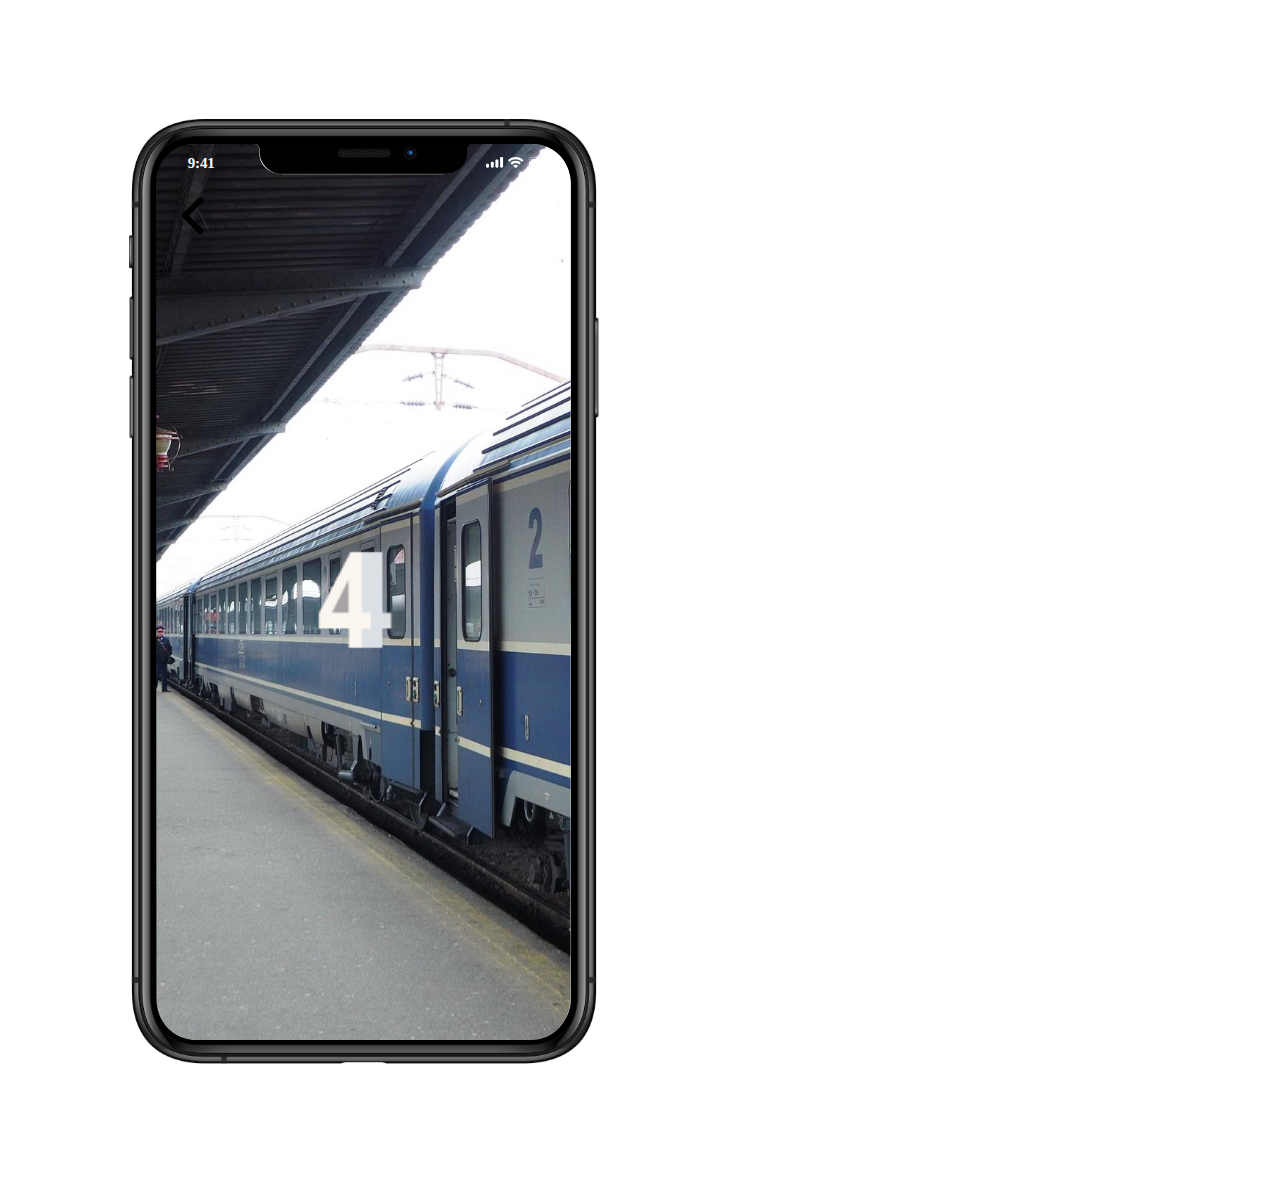
<file: adobe_xd/Web_1920___5.html>
<!DOCTYPE html>
<html>
<head>
<meta charset="utf-8"/>
<meta http-equiv="X-UA-Compatible" content="IE=edge"/>
<meta name="viewport" content="width=device-width, initial-scale=1.0">
<title>Web 1920 – 5</title>
<style id="applicationStylesheet" type="text/css">
	.mediaViewInfo {
		--web-view-name: Web 1920 – 5;
		--web-view-id: Web_1920__5;
		--web-scale-on-resize: true;
		--web-enable-deep-linking: true;
	}
	:root {
		--web-view-ids: Web_1920__5;
	}
	* {
		margin: 0;
		padding: 0;
		box-sizing: border-box;
		border: none;
	}
	#Web_1920__5 {
		position: absolute;
		width: 727px;
		height: 1183px;
		background-color: rgba(255,255,255,1);
		overflow: hidden;
		--web-view-name: Web 1920 – 5;
		--web-view-id: Web_1920__5;
		--web-scale-on-resize: true;
		--web-enable-deep-linking: true;
	}
	@keyframes  {
	
	
	}
	@keyframes  {
	
	
	}
	@keyframes  {
	
	
	}
	#iPhone_Xs_Max {
		position: absolute;
		width: 470px;
		height: 945.68px;
		left: 128.5px;
		top: 118.66px;
		overflow: visible;
	}
	#iPhone_Xs_Max_m {
		position: absolute;
		width: 470px;
		height: 945.68px;
		left: 0px;
		top: 0px;
		overflow: visible;
	}
	#Mask_Group_3 {
		position: absolute;
		width: 414.543px;
		height: 896px;
		left: 156.228px;
		top: 143.5px;
		overflow: visible;
		--web-animation: fadein undefineds undefined;
		--web-action-type: page;
		--web-action-target: Web_1920___3.html;
		cursor: pointer;
	}
	#n_iPhone_XS__Bars__Status__Def {
		position: absolute;
		width: 379.606px;
		height: 18px;
		left: 173.697px;
		top: 154.771px;
		overflow: visible;
	}
	#Action {
		position: absolute;
		width: 54px;
		height: 18px;
		left: 0px;
		top: 0px;
		overflow: visible;
	}
	#n_Time {
		left: 0px;
		top: 0px;
		position: absolute;
		overflow: hidden;
		width: 55px;
		height: 18px;
		text-align: center;
		font-family: SF Pro Text;
		font-style: normal;
		font-weight: bold;
		font-size: 15px;
		color: rgba(255,255,255,1);
		letter-spacing: -0.11px;
	}
	#Container {
		position: absolute;
		width: 67px;
		height: 11.5px;
		left: 312.606px;
		top: 2.16px;
		overflow: visible;
	}
	#Battery {
		position: absolute;
		width: 24.5px;
		height: 11.5px;
		left: 42.5px;
		top: 0px;
		overflow: visible;
	}
	#Rectangle {
		fill: rgba(255,255,255,0.361);
	}
	.Rectangle {
		overflow: visible;
		position: absolute;
		width: 24.5px;
		height: 11.5px;
		left: 0px;
		top: 0px;
		transform: matrix(1,0,0,1,0,0);
	}
	#Rectangle_u {
		fill: rgba(255,255,255,1);
	}
	.Rectangle_u {
		position: absolute;
		overflow: visible;
		width: 18px;
		height: 7.667px;
		left: 2px;
		top: 1.917px;
	}
	#Combined_Shape {
		fill: rgba(255,255,255,1);
	}
	.Combined_Shape {
		overflow: visible;
		position: absolute;
		width: 17.1px;
		height: 10.7px;
		left: 0px;
		top: 0.44px;
		transform: matrix(1,0,0,1,0,0);
	}
	#Wi-Fi {
		fill: rgba(255,255,255,1);
	}
	.Wi-Fi {
		overflow: visible;
		position: absolute;
		width: 15.4px;
		height: 11.057px;
		left: 22.1px;
		top: 0.24px;
		transform: matrix(1,0,0,1,0,0);
	}
	#n_ {
		position: absolute;
		width: 187px;
		height: 180px;
		left: 270px;
		top: 518px;
		overflow: visible;
		--web-animation: fadein undefineds undefined;
		--web-action-type: page;
		--web-action-target: Web_1920___6.html;
		cursor: pointer;
	}
	#NoPath_-_Copy_3 {
		position: absolute;
		width: 37px;
		height: 37px;
		left: 174px;
		top: 197px;
		overflow: visible;
		--web-animation: fadein undefineds undefined;
		--web-action-type: page;
		--web-action-target: Web_1920___1.html;
		cursor: pointer;
	}
</style>
<script id="applicationScript">
///////////////////////////////////////
// INITIALIZATION
///////////////////////////////////////

/**
 * Functionality for scaling, showing by media query, and navigation between multiple pages on a single page. 
 * Code subject to change.
 **/

if (window.console==null) { window["console"] = { log : function() {} } }; // some browsers do not set console

var Application = function() {
	// event constants
	this.prefix = "--web-";
	this.NAVIGATION_CHANGE = "viewChange";
	this.VIEW_NOT_FOUND = "viewNotFound";
	this.VIEW_CHANGE = "viewChange";
	this.VIEW_CHANGING = "viewChanging";
	this.STATE_NOT_FOUND = "stateNotFound";
	this.APPLICATION_COMPLETE = "applicationComplete";
	this.APPLICATION_RESIZE = "applicationResize";
	this.SIZE_STATE_NAME = "data-is-view-scaled";
	this.STATE_NAME = this.prefix + "state";

	this.lastTrigger = null;
	this.lastView = null;
	this.lastState = null;
	this.lastOverlay = null;
	this.currentView = null;
	this.currentState = null;
	this.currentOverlay = null;
	this.currentQuery = {index: 0, rule: null, mediaText: null, id: null};
	this.inclusionQuery = "(min-width: 0px)";
	this.exclusionQuery = "none and (min-width: 99999px)";
	this.LastModifiedDateLabelName = "LastModifiedDateLabel";
	this.viewScaleSliderId = "ViewScaleSliderInput";
	this.pageRefreshedName = "showPageRefreshedNotification";
	this.application = null;
	this.applicationStylesheet = null;
	this.showByMediaQuery = null;
	this.mediaQueryDictionary = {};
	this.viewsDictionary = {};
	this.addedViews = [];
	this.viewStates = [];
	this.views = [];
	this.viewIds = [];
	this.viewQueries = {};
	this.overlays = {};
	this.overlayIds = [];
	this.numberOfViews = 0;
	this.verticalPadding = 0;
	this.horizontalPadding = 0;
	this.stateName = null;
	this.viewScale = 1;
	this.viewLeft = 0;
	this.viewTop = 0;
	this.horizontalScrollbarsNeeded = false;
	this.verticalScrollbarsNeeded = false;

	// view settings
	this.showUpdateNotification = false;
	this.showNavigationControls = false;
	this.scaleViewsToFit = false;
	this.scaleToFitOnDoubleClick = false;
	this.actualSizeOnDoubleClick = false;
	this.scaleViewsOnResize = false;
	this.navigationOnKeypress = false;
	this.showViewName = false;
	this.enableDeepLinking = true;
	this.refreshPageForChanges = false;
	this.showRefreshNotifications = true;

	// view controls
	this.scaleViewSlider = null;
	this.lastModifiedLabel = null;
	this.supportsPopState = false; // window.history.pushState!=null;
	this.initialized = false;

	// refresh properties
	this.refreshDuration = 250;
	this.lastModifiedDate = null;
	this.refreshRequest = null;
	this.refreshInterval = null;
	this.refreshContent = null;
	this.refreshContentSize = null;
	this.refreshCheckContent = false;
	this.refreshCheckContentSize = false;

	var self = this;

	self.initialize = function(event) {
		var view = self.getVisibleView();
		var views = self.getVisibleViews();
		if (view==null) view = self.getInitialView();
		self.collectViews();
		self.collectOverlays();
		self.collectMediaQueries();

		for (let index = 0; index < views.length; index++) {
			var view = views[index];
			self.setViewOptions(view);
			self.setViewVariables(view);
			self.centerView(view);
		}

		// sometimes the body size is 0 so we call this now and again later
		if (self.initialized) {
			window.addEventListener(self.NAVIGATION_CHANGE, self.viewChangeHandler);
			window.addEventListener("keyup", self.keypressHandler);
			window.addEventListener("keypress", self.keypressHandler);
			window.addEventListener("resize", self.resizeHandler);
			window.document.addEventListener("dblclick", self.doubleClickHandler);

			if (self.supportsPopState) {
				window.addEventListener('popstate', self.popStateHandler);
			}
			else {
				window.addEventListener('hashchange', self.hashChangeHandler);
			}

			// we are ready to go
			window.dispatchEvent(new Event(self.APPLICATION_COMPLETE));
		}

		if (self.initialized==false) {
			if (self.enableDeepLinking) {
				self.syncronizeViewToURL();
			} 
	
			if (self.refreshPageForChanges) {
				self.setupRefreshForChanges();
			}
	
			self.initialized = true;
		}
		
		if (self.scaleViewsToFit) {
			self.viewScale = self.scaleViewToFit(view);
			
			if (self.viewScale<0) {
				setTimeout(self.scaleViewToFit, 500, view);
			}
		}
		else if (view) {
			self.viewScale = self.getViewScaleValue(view);
			self.centerView(view);
			self.updateSliderValue(self.viewScale);
		}
		else {
			// no view found
		}
	
		if (self.showUpdateNotification) {
			self.showNotification();
		}

		//"addEventListener" in window ? null : window.addEventListener = window.attachEvent;
		//"addEventListener" in document ? null : document.addEventListener = document.attachEvent;
	}


	///////////////////////////////////////
	// AUTO REFRESH 
	///////////////////////////////////////

	self.setupRefreshForChanges = function() {
		self.refreshRequest = new XMLHttpRequest();

		if (!self.refreshRequest) {
			return false;
		}

		// get document start values immediately
		self.requestRefreshUpdate();
	}

	/**
	 * Attempt to check the last modified date by the headers 
	 * or the last modified property from the byte array (experimental)
	 **/
	self.requestRefreshUpdate = function() {
		var url = document.location.href;
		var protocol = window.location.protocol;
		var method;
		
		try {

			if (self.refreshCheckContentSize) {
				self.refreshRequest.open('HEAD', url, true);
			}
			else if (self.refreshCheckContent) {
				self.refreshContent = document.documentElement.outerHTML;
				self.refreshRequest.open('GET', url, true);
				self.refreshRequest.responseType = "text";
			}
			else {

				// get page last modified date for the first call to compare to later
				if (self.lastModifiedDate==null) {

					// File system does not send headers in FF so get blob if possible
					if (protocol=="file:") {
						self.refreshRequest.open("GET", url, true);
						self.refreshRequest.responseType = "blob";
					}
					else {
						self.refreshRequest.open("HEAD", url, true);
						self.refreshRequest.responseType = "blob";
					}

					self.refreshRequest.onload = self.refreshOnLoadOnceHandler;

					// In some browsers (Chrome & Safari) this error occurs at send: 
					// 
					// Chrome - Access to XMLHttpRequest at 'file:///index.html' from origin 'null' 
					// has been blocked by CORS policy: 
					// Cross origin requests are only supported for protocol schemes: 
					// http, data, chrome, chrome-extension, https.
					// 
					// Safari - XMLHttpRequest cannot load file:///Users/user/Public/index.html. Cross origin requests are only supported for HTTP.
					// 
					// Solution is to run a local server, set local permissions or test in another browser
					self.refreshRequest.send(null);

					// In MS browsers the following behavior occurs possibly due to an AJAX call to check last modified date: 
					// 
					// DOM7011: The code on this page disabled back and forward caching.

					// In Brave (Chrome) error when on the server
					// index.js:221 HEAD https://www.example.com/ net::ERR_INSUFFICIENT_RESOURCES
					// self.refreshRequest.send(null);

				}
				else {
					self.refreshRequest = new XMLHttpRequest();
					self.refreshRequest.onreadystatechange = self.refreshHandler;
					self.refreshRequest.ontimeout = function() {
						self.log("Couldn't find page to check for updates");
					}
					
					var method;
					if (protocol=="file:") {
						method = "GET";
					}
					else {
						method = "HEAD";
					}

					//refreshRequest.open('HEAD', url, true);
					self.refreshRequest.open(method, url, true);
					self.refreshRequest.responseType = "blob";
					self.refreshRequest.send(null);
				}
			}
		}
		catch (error) {
			self.log("Refresh failed for the following reason:")
			self.log(error);
		}
	}

	self.refreshHandler = function() {
		var contentSize;

		try {

			if (self.refreshRequest.readyState === XMLHttpRequest.DONE) {
				
				if (self.refreshRequest.status === 2 || 
					self.refreshRequest.status === 200) {
					var pageChanged = false;

					self.updateLastModifiedLabel();

					if (self.refreshCheckContentSize) {
						var lastModifiedHeader = self.refreshRequest.getResponseHeader("Last-Modified");
						contentSize = self.refreshRequest.getResponseHeader("Content-Length");
						//lastModifiedDate = refreshRequest.getResponseHeader("Last-Modified");
						var headers = self.refreshRequest.getAllResponseHeaders();
						var hasContentHeader = headers.indexOf("Content-Length")!=-1;
						
						if (hasContentHeader) {
							contentSize = self.refreshRequest.getResponseHeader("Content-Length");

							// size has not been set yet
							if (self.refreshContentSize==null) {
								self.refreshContentSize = contentSize;
								// exit and let interval call this method again
								return;
							}

							if (contentSize!=self.refreshContentSize) {
								pageChanged = true;
							}
						}
					}
					else if (self.refreshCheckContent) {

						if (self.refreshRequest.responseText!=self.refreshContent) {
							pageChanged = true;
						}
					}
					else {
						lastModifiedHeader = self.getLastModified(self.refreshRequest);

						if (self.lastModifiedDate!=lastModifiedHeader) {
							self.log("lastModifiedDate:" + self.lastModifiedDate + ",lastModifiedHeader:" +lastModifiedHeader);
							pageChanged = true;
						}

					}

					
					if (pageChanged) {
						clearInterval(self.refreshInterval);
						self.refreshUpdatedPage();
						return;
					}

				}
				else {
					self.log('There was a problem with the request.');
				}

			}
		}
		catch( error ) {
			//console.log('Caught Exception: ' + error);
		}
	}

	self.refreshOnLoadOnceHandler = function(event) {

		// get the last modified date
		if (self.refreshRequest.response) {
			self.lastModifiedDate = self.getLastModified(self.refreshRequest);

			if (self.lastModifiedDate!=null) {

				if (self.refreshInterval==null) {
					self.refreshInterval = setInterval(self.requestRefreshUpdate, self.refreshDuration);
				}
			}
			else {
				self.log("Could not get last modified date from the server");
			}
		}
	}

	self.refreshUpdatedPage = function() {
		if (self.showRefreshNotifications) {
			var date = new Date().setTime((new Date().getTime()+10000));
			document.cookie = encodeURIComponent(self.pageRefreshedName) + "=true" + "; max-age=6000;" + " path=/";
		}

		document.location.reload(true);
	}

	self.showNotification = function(duration) {
		var notificationID = self.pageRefreshedName+"ID";
		var notification = document.getElementById(notificationID);
		if (duration==null) duration = 4000;

		if (notification!=null) {return;}

		notification = document.createElement("div");
		notification.id = notificationID;
		notification.textContent = "PAGE UPDATED";
		var styleRule = ""
		styleRule = "position: fixed; padding: 7px 16px 6px 16px; font-family: Arial, sans-serif; font-size: 10px; font-weight: bold; left: 50%;";
		styleRule += "top: 20px; background-color: rgba(0,0,0,.5); border-radius: 12px; color:rgb(235, 235, 235); transition: all 2s linear;";
		styleRule += "transform: translateX(-50%); letter-spacing: .5px; filter: drop-shadow(2px 2px 6px rgba(0, 0, 0, .1)); cursor: pointer";
		notification.setAttribute("style", styleRule);

		notification.className = "PageRefreshedClass";
		notification.addEventListener("click", function() {
			notification.parentNode.removeChild(notification);
		});
		
		document.body.appendChild(notification);

		setTimeout(function() {
			notification.style.opacity = "0";
			notification.style.filter = "drop-shadow( 0px 0px 0px rgba(0,0,0, .5))";
			setTimeout(function() {
				try {
					notification.parentNode.removeChild(notification);
				} catch(error) {}
			}, duration)
		}, duration);

		document.cookie = encodeURIComponent(self.pageRefreshedName) + "=; max-age=1; path=/";
	}

	/**
	 * Get the last modified date from the header 
	 * or file object after request has been received
	 **/
	self.getLastModified = function(request) {
		var date;

		// file protocol - FILE object with last modified property
		if (request.response && request.response.lastModified) {
			date = request.response.lastModified;
		}
		
		// http protocol - check headers
		if (date==null) {
			date = request.getResponseHeader("Last-Modified");
		}

		return date;
	}

	self.updateLastModifiedLabel = function() {
		var labelValue = "";
		
		if (self.lastModifiedLabel==null) {
			self.lastModifiedLabel = document.getElementById("LastModifiedLabel");
		}

		if (self.lastModifiedLabel) {
			var seconds = parseInt(((new Date().getTime() - Date.parse(document.lastModified)) / 1000 / 60) * 100 + "");
			var minutes = 0;
			var hours = 0;

			if (seconds < 60) {
				seconds = Math.floor(seconds/10)*10;
				labelValue = seconds + " seconds";
			}
			else {
				minutes = parseInt((seconds/60) + "");

				if (minutes>60) {
					hours = parseInt((seconds/60/60) +"");
					labelValue += hours==1 ? " hour" : " hours";
				}
				else {
					labelValue = minutes+"";
					labelValue += minutes==1 ? " minute" : " minutes";
				}
			}
			
			if (seconds<10) {
				labelValue = "Updated now";
			}
			else {
				labelValue = "Updated " + labelValue + " ago";
			}

			if (self.lastModifiedLabel.firstElementChild) {
				self.lastModifiedLabel.firstElementChild.textContent = labelValue;

			}
			else if ("textContent" in self.lastModifiedLabel) {
				self.lastModifiedLabel.textContent = labelValue;
			}
		}
	}

	self.getShortString = function(string, length) {
		if (length==null) length = 30;
		string = string!=null ? string.substr(0, length).replace(/\n/g, "") : "[String is null]";
		return string;
	}

	self.getShortNumber = function(value, places) {
		if (places==null || places<1) places = 4;
		value = Math.round(value * Math.pow(10,places)) / Math.pow(10, places);
		return value;
	}

	///////////////////////////////////////
	// NAVIGATION CONTROLS
	///////////////////////////////////////

	self.updateViewLabel = function() {
		var viewNavigationLabel = document.getElementById("ViewNavigationLabel");
		var view = self.getVisibleView();
		var viewIndex = view ? self.getViewIndex(view) : -1;
		var viewName = view ? self.getViewPreferenceValue(view, self.prefix + "view-name") : null;
		var viewId = view ? view.id : null;

		if (viewNavigationLabel && view) {
			if (viewName && viewName.indexOf('"')!=-1) {
				viewName = viewName.replace(/"/g, "");
			}

			if (self.showViewName) {
				viewNavigationLabel.textContent = viewName;
				self.setTooltip(viewNavigationLabel, viewIndex + 1 + " of " + self.numberOfViews);
			}
			else {
				viewNavigationLabel.textContent = viewIndex + 1 + " of " + self.numberOfViews;
				self.setTooltip(viewNavigationLabel, viewName);
			}

		}
	}

	self.updateURL = function(view) {
		view = view == null ? self.getVisibleView() : view;
		var viewId = view ? view.id : null
		var viewFragment = view ? "#"+ viewId : null;

		if (viewId && self.viewIds.length>1 && self.enableDeepLinking) {

			if (self.supportsPopState==false) {
				self.setFragment(viewId);
			}
			else {
				if (viewFragment!=window.location.hash) {

					if (window.location.hash==null) {
						window.history.replaceState({name:viewId}, null, viewFragment);
					}
					else {
						window.history.pushState({name:viewId}, null, viewFragment);
					}
				}
			}
		}
	}

	self.updateURLState = function(view, stateName) {
		stateName = view && (stateName=="" || stateName==null) ? self.getStateNameByViewId(view.id) : stateName;

		if (self.supportsPopState==false) {
			self.setFragment(stateName);
		}
		else {
			if (stateName!=window.location.hash) {

				if (window.location.hash==null) {
					window.history.replaceState({name:view.viewId}, null, stateName);
				}
				else {
					window.history.pushState({name:view.viewId}, null, stateName);
				}
			}
		}
	}

	self.setFragment = function(value) {
		window.location.hash = "#" + value;
	}

	self.setTooltip = function(element, value) {
		// setting the tooltip in edge causes a page crash on hover
		if (/Edge/.test(navigator.userAgent)) { return; }

		if ("title" in element) {
			element.title = value;
		}
	}

	self.getStylesheetRules = function(styleSheet) {
		try {
			if (styleSheet) return styleSheet.cssRules || styleSheet.rules;
	
			return document.styleSheets[0]["cssRules"] || document.styleSheets[0]["rules"];
		}
		catch (error) {
			// ERRORS:
			// SecurityError: The operation is insecure.
			// Errors happen when script loads before stylesheet or loading an external css locally

			// InvalidAccessError: A parameter or an operation is not supported by the underlying object
			// Place script after stylesheet

			console.log(error);
			if (error.toString().indexOf("The operation is insecure")!=-1) {
				console.log("Load the stylesheet before the script or load the stylesheet inline until it can be loaded on a server")
			}
			return [];
		}
	}

	/**
	 * If single page application hide all of the views. 
	 * @param {Number} selectedIndex if provided shows the view at index provided
	 **/
	self.hideViews = function(selectedIndex, animation) {
		var rules = self.getStylesheetRules();
		var queryIndex = 0;
		var numberOfRules = rules!=null ? rules.length : 0;

		// loop through rules and hide media queries except selected
		for (var i=0;i<numberOfRules;i++) {
			var rule = rules[i];
			var cssText = rule && rule.cssText;

			if (rule.media!=null && cssText.match("--web-view-name:")) {

				if (queryIndex==selectedIndex) {
					self.currentQuery.mediaText = rule.conditionText;
					self.currentQuery.index = selectedIndex;
					self.currentQuery.rule = rule;
					self.enableMediaQuery(rule);
				}
				else {
					if (animation) {
						self.fadeOut(rule)
					}
					else {
						self.disableMediaQuery(rule);
					}
				}
				
				queryIndex++;
			}
		}

		self.numberOfViews = queryIndex;
		self.updateViewLabel();
		self.updateURL();

		self.dispatchViewChange();

		var view = self.getVisibleView();
		var viewIndex = view ? self.getViewIndex(view) : -1;

		return viewIndex==selectedIndex ? view : null;
	}

	/**
	 * If single page application hide all of the views. 
	 * @param {HTMLElement} selectedView if provided shows the view passed in
	 **/
	 self.hideAllViews = function(selectedView, animation) {
		var views = self.views;
		var queryIndex = 0;
		var numberOfViews = views!=null ? views.length : 0;

		// loop through rules and hide media queries except selected
		for (var i=0;i<numberOfViews;i++) {
			var viewData = views[i];
			var view = viewData && viewData.view;
			var mediaRule = viewData && viewData.mediaRule;
			
			if (view==selectedView) {
				self.currentQuery.mediaText = mediaRule.conditionText;
				self.currentQuery.index = queryIndex;
				self.currentQuery.rule = mediaRule;
				self.enableMediaQuery(mediaRule);
			}
			else {
				if (animation) {
					self.fadeOut(mediaRule)
				}
				else {
					self.disableMediaQuery(mediaRule);
				}
			}
			
			queryIndex++;
		}

		self.numberOfViews = queryIndex;
		self.updateViewLabel();
		self.updateURL();
		self.dispatchViewChange();

		var visibleView = self.getVisibleView();

		return visibleView==selectedView ? selectedView : null;
	}

	/**
	 * Hide view
	 * @param {Object} view element to hide
	 **/
	self.hideView = function(view) {
		var rule = view ? self.mediaQueryDictionary[view.id] : null;

		if (rule) {
			self.disableMediaQuery(rule);
		}
	}

	/**
	 * Hide overlay
	 * @param {Object} overlay element to hide
	 **/
	self.hideOverlay = function(overlay) {
		var rule = overlay ? self.mediaQueryDictionary[overlay.id] : null;

		if (rule) {
			self.disableMediaQuery(rule);

			//if (self.showByMediaQuery) {
				overlay.style.display = "none";
			//}
		}
	}

	/**
	 * Show the view by media query. Does not hide current views
	 * Sets view options by default
	 * @param {Object} view element to show
	 * @param {Boolean} setViewOptions sets view options if null or true
	 */
	self.showViewByMediaQuery = function(view, setViewOptions) {
		var id = view ? view.id : null;
		var query = id ? self.mediaQueryDictionary[id] : null;
		var isOverlay = view ? self.isOverlay(view) : false;
		setViewOptions = setViewOptions==null ? true : setViewOptions;

		if (query) {
			self.enableMediaQuery(query);

			if (isOverlay && view && setViewOptions) {
				self.setViewVariables(null, view);
			}
			else {
				if (view && setViewOptions) self.setViewOptions(view);
				if (view && setViewOptions) self.setViewVariables(view);
			}
		}
	}

	/**
	 * Show the view. Does not hide current views
	 */
	self.showView = function(view, setViewOptions) {
		var id = view ? view.id : null;
		var query = id ? self.mediaQueryDictionary[id] : null;
		var display = null;
		setViewOptions = setViewOptions==null ? true : setViewOptions;

		if (query) {
			self.enableMediaQuery(query);
			if (view==null) view =self.getVisibleView();
			if (view && setViewOptions) self.setViewOptions(view);
		}
		else if (id) {
			display = window.getComputedStyle(view).getPropertyValue("display");
			if (display=="" || display=="none") {
				view.style.display = "block";
			}
		}

		if (view) {
			if (self.currentView!=null) {
				self.lastView = self.currentView;
			}

			self.currentView = view;
		}
	}

	self.showViewById = function(id, setViewOptions) {
		var view = id ? self.getViewById(id) : null;

		if (view) {
			self.showView(view);
			return;
		}

		self.log("View not found '" + id + "'");
	}

	self.getElementView = function(element) {
		var view = element;
		var viewFound = false;

		while (viewFound==false || view==null) {
			if (view && self.viewsDictionary[view.id]) {
				return view;
			}
			view = view.parentNode;
		}
	}

	/**
	 * Show overlay over view
	 * @param {Event | HTMLElement} event event or html element with styles applied
	 * @param {String} id id of view or view reference
	 * @param {Number} x x location
	 * @param {Number} y y location
	 */
	self.showOverlay = function(event, id, x, y) {
		var overlay = id && typeof id === 'string' ? self.getViewById(id) : id ? id : null;
		var query = overlay ? self.mediaQueryDictionary[overlay.id] : null;
		var centerHorizontally = false;
		var centerVertically = false;
		var anchorLeft = false;
		var anchorTop = false;
		var anchorRight = false;
		var anchorBottom = false;
		var display = null;
		var reparent = true;
		var view = null;
		
		if (overlay==null || overlay==false) {
			self.log("Overlay not found, '"+ id + "'");
			return;
		}

		// get enter animation - event target must have css variables declared
		if (event) {
			var button = event.currentTarget || event; // can be event or htmlelement
			var buttonComputedStyles = getComputedStyle(button);
			var actionTargetValue = buttonComputedStyles.getPropertyValue(self.prefix+"action-target").trim();
			var animation = buttonComputedStyles.getPropertyValue(self.prefix+"animation").trim();
			var isAnimated = animation!="";
			var targetType = buttonComputedStyles.getPropertyValue(self.prefix+"action-type").trim();
			var actionTarget = self.application ? null : self.getElement(actionTargetValue);
			var actionTargetStyles = actionTarget ? actionTarget.style : null;

			if (actionTargetStyles) {
				actionTargetStyles.setProperty("animation", animation);
			}

			if ("stopImmediatePropagation" in event) {
				event.stopImmediatePropagation();
			}
		}
		
		if (self.application==false || targetType=="page") {
			document.location.href = "./" + actionTargetValue;
			return;
		}

		// remove any current overlays
		if (self.currentOverlay) {

			// act as switch if same button
			if (self.currentOverlay==actionTarget || self.currentOverlay==null) {
				if (self.lastTrigger==button) {
					self.removeOverlay(isAnimated);
					return;
				}
			}
			else {
				self.removeOverlay(isAnimated);
			}
		}

		if (reparent) {
			view = self.getElementView(button);
			if (view) {
				view.appendChild(overlay);
			}
		}

		if (query) {
			//self.setElementAnimation(overlay, null);
			//overlay.style.animation = animation;
			self.enableMediaQuery(query);
			
			var display = overlay && overlay.style.display;
			
			if (overlay && display=="" || display=="none") {
				overlay.style.display = "block";
				//self.setViewOptions(overlay);
			}

			// add animation defined in event target style declaration
			if (animation && self.supportAnimations) {
				self.fadeIn(overlay, false, animation);
			}
		}
		else if (id) {

			display = window.getComputedStyle(overlay).getPropertyValue("display");

			if (display=="" || display=="none") {
				overlay.style.display = "block";
			}

			// add animation defined in event target style declaration
			if (animation && self.supportAnimations) {
				self.fadeIn(overlay, false, animation);
			}
		}

		// do not set x or y position if centering
		var horizontal = self.prefix + "center-horizontally";
		var vertical = self.prefix + "center-vertically";
		var style = overlay.style;
		var transform = [];

		centerHorizontally = self.getIsStyleDefined(id, horizontal) ? self.getViewPreferenceBoolean(overlay, horizontal) : false;
		centerVertically = self.getIsStyleDefined(id, vertical) ? self.getViewPreferenceBoolean(overlay, vertical) : false;
		anchorLeft = self.getIsStyleDefined(id, "left");
		anchorRight = self.getIsStyleDefined(id, "right");
		anchorTop = self.getIsStyleDefined(id, "top");
		anchorBottom = self.getIsStyleDefined(id, "bottom");

		
		if (self.viewsDictionary[overlay.id] && self.viewsDictionary[overlay.id].styleDeclaration) {
			style = self.viewsDictionary[overlay.id].styleDeclaration.style;
		}
		
		if (centerHorizontally) {
			style.left = "50%";
			style.transformOrigin = "0 0";
			transform.push("translateX(-50%)");
		}
		else if (anchorRight && anchorLeft) {
			style.left = x + "px";
		}
		else if (anchorRight) {
			//style.right = x + "px";
		}
		else {
			style.left = x + "px";
		}
		
		if (centerVertically) {
			style.top = "50%";
			transform.push("translateY(-50%)");
			style.transformOrigin = "0 0";
		}
		else if (anchorTop && anchorBottom) {
			style.top = y + "px";
		}
		else if (anchorBottom) {
			//style.bottom = y + "px";
		}
		else {
			style.top = y + "px";
		}

		if (transform.length) {
			style.transform = transform.join(" ");
		}

		self.currentOverlay = overlay;
		self.lastTrigger = button;
	}

	self.goBack = function() {
		if (self.currentOverlay) {
			self.removeOverlay();
		}
		else if (self.lastView) {
			self.goToView(self.lastView.id);
		}
	}

	self.removeOverlay = function(animate) {
		var overlay = self.currentOverlay;
		animate = animate===false ? false : true;

		if (overlay) {
			var style = overlay.style;
			
			if (style.animation && self.supportAnimations && animate) {
				self.reverseAnimation(overlay, true);

				var duration = self.getAnimationDuration(style.animation, true);
		
				setTimeout(function() {
					self.setElementAnimation(overlay, null);
					self.hideOverlay(overlay);
					self.currentOverlay = null;
				}, duration);
			}
			else {
				self.setElementAnimation(overlay, null);
				self.hideOverlay(overlay);
				self.currentOverlay = null;
			}
		}
	}

	/**
	 * Reverse the animation and hide after
	 * @param {Object} target element with animation
	 * @param {Boolean} hide hide after animation ends
	 */
	self.reverseAnimation = function(target, hide) {
		var lastAnimation = null;
		var style = target.style;

		style.animationPlayState = "paused";
		lastAnimation = style.animation;
		style.animation = null;
		style.animationPlayState = "paused";

		if (hide) {
			//target.addEventListener("animationend", self.animationEndHideHandler);
	
			var duration = self.getAnimationDuration(lastAnimation, true);
			var isOverlay = self.isOverlay(target);
	
			setTimeout(function() {
				self.setElementAnimation(target, null);

				if (isOverlay) {
					self.hideOverlay(target);
				}
				else {
					self.hideView(target);
				}
			}, duration);
		}

		setTimeout(function() {
			style.animation = lastAnimation;
			style.animationPlayState = "paused";
			style.animationDirection = "reverse";
			style.animationPlayState = "running";
		}, 30);
	}

	self.animationEndHandler = function(event) {
		var target = event.currentTarget;
		self.dispatchEvent(new Event(event.type));
	}

	self.isOverlay = function(view) {
		var result = view ? self.getViewPreferenceBoolean(view, self.prefix + "is-overlay") : false;

		return result;
	}

	self.animationEndHideHandler = function(event) {
		var target = event.currentTarget;
		self.setViewVariables(null, target);
		self.hideView(target);
		target.removeEventListener("animationend", self.animationEndHideHandler);
	}

	self.animationEndShowHandler = function(event) {
		var target = event.currentTarget;
		target.removeEventListener("animationend", self.animationEndShowHandler);
	}

	self.setViewOptions = function(view) {

		if (view) {
			self.minimumScale = self.getViewPreferenceValue(view, self.prefix + "minimum-scale");
			self.maximumScale = self.getViewPreferenceValue(view, self.prefix + "maximum-scale");
			self.scaleViewsToFit = self.getViewPreferenceBoolean(view, self.prefix + "scale-to-fit");
			self.scaleToFitType = self.getViewPreferenceValue(view, self.prefix + "scale-to-fit-type");
			self.scaleToFitOnDoubleClick = self.getViewPreferenceBoolean(view, self.prefix + "scale-on-double-click");
			self.actualSizeOnDoubleClick = self.getViewPreferenceBoolean(view, self.prefix + "actual-size-on-double-click");
			self.scaleViewsOnResize = self.getViewPreferenceBoolean(view, self.prefix + "scale-on-resize");
			self.enableScaleUp = self.getViewPreferenceBoolean(view, self.prefix + "enable-scale-up");
			self.centerHorizontally = self.getViewPreferenceBoolean(view, self.prefix + "center-horizontally");
			self.centerVertically = self.getViewPreferenceBoolean(view, self.prefix + "center-vertically");
			self.navigationOnKeypress = self.getViewPreferenceBoolean(view, self.prefix + "navigate-on-keypress");
			self.showViewName = self.getViewPreferenceBoolean(view, self.prefix + "show-view-name");
			self.refreshPageForChanges = self.getViewPreferenceBoolean(view, self.prefix + "refresh-for-changes");
			self.refreshPageForChangesInterval = self.getViewPreferenceValue(view, self.prefix + "refresh-interval");
			self.showNavigationControls = self.getViewPreferenceBoolean(view, self.prefix + "show-navigation-controls");
			self.scaleViewSlider = self.getViewPreferenceBoolean(view, self.prefix + "show-scale-controls");
			self.enableDeepLinking = self.getViewPreferenceBoolean(view, self.prefix + "enable-deep-linking");
			self.singlePageApplication = self.getViewPreferenceBoolean(view, self.prefix + "application");
			self.showByMediaQuery = self.getViewPreferenceBoolean(view, self.prefix + "show-by-media-query");
			self.showUpdateNotification = document.cookie!="" ? document.cookie.indexOf(self.pageRefreshedName)!=-1 : false;
			self.imageComparisonDuration = self.getViewPreferenceValue(view, self.prefix + "image-comparison-duration");
			self.supportAnimations = self.getViewPreferenceBoolean(view, self.prefix + "enable-animations", true);

			if (self.scaleViewsToFit) {
				var newScaleValue = self.scaleViewToFit(view);
				
				if (newScaleValue<0) {
					setTimeout(self.scaleViewToFit, 500, view);
				}
			}
			else {
				self.viewScale = self.getViewScaleValue(view);
				self.viewToFitWidthScale = self.getViewFitToViewportWidthScale(view, self.enableScaleUp)
				self.viewToFitHeightScale = self.getViewFitToViewportScale(view, self.enableScaleUp);
				self.updateSliderValue(self.viewScale);
			}

			if (self.imageComparisonDuration!=null) {
				// todo
			}

			if (self.refreshPageForChangesInterval!=null) {
				self.refreshDuration = Number(self.refreshPageForChangesInterval);
			}
		}
	}

	self.previousView = function(event) {
		var rules = self.getStylesheetRules();
		var view = self.getVisibleView()
		var index = view ? self.getViewIndex(view) : -1;
		var prevQueryIndex = index!=-1 ? index-1 : self.currentQuery.index-1;
		var queryIndex = 0;
		var numberOfRules = rules!=null ? rules.length : 0;

		if (event) {
			event.stopImmediatePropagation();
		}

		if (prevQueryIndex<0) {
			return;
		}

		// loop through rules and hide media queries except selected
		for (var i=0;i<numberOfRules;i++) {
			var rule = rules[i];
			
			if (rule.media!=null) {

				if (queryIndex==prevQueryIndex) {
					self.currentQuery.mediaText = rule.conditionText;
					self.currentQuery.index = prevQueryIndex;
					self.currentQuery.rule = rule;
					self.enableMediaQuery(rule);
					self.updateViewLabel();
					self.updateURL();
					self.dispatchViewChange();
				}
				else {
					self.disableMediaQuery(rule);
				}

				queryIndex++;
			}
		}
	}

	self.nextView = function(event) {
		var rules = self.getStylesheetRules();
		var view = self.getVisibleView();
		var index = view ? self.getViewIndex(view) : -1;
		var nextQueryIndex = index!=-1 ? index+1 : self.currentQuery.index+1;
		var queryIndex = 0;
		var numberOfRules = rules!=null ? rules.length : 0;
		var numberOfMediaQueries = self.getNumberOfMediaRules();

		if (event) {
			event.stopImmediatePropagation();
		}

		if (nextQueryIndex>=numberOfMediaQueries) {
			return;
		}

		// loop through rules and hide media queries except selected
		for (var i=0;i<numberOfRules;i++) {
			var rule = rules[i];
			
			if (rule.media!=null) {

				if (queryIndex==nextQueryIndex) {
					self.currentQuery.mediaText = rule.conditionText;
					self.currentQuery.index = nextQueryIndex;
					self.currentQuery.rule = rule;
					self.enableMediaQuery(rule);
					self.updateViewLabel();
					self.updateURL();
					self.dispatchViewChange();
				}
				else {
					self.disableMediaQuery(rule);
				}

				queryIndex++;
			}
		}
	}

	/**
	 * Enables a view via media query
	 */
	self.enableMediaQuery = function(rule) {

		try {
			rule.media.mediaText = self.inclusionQuery;
		}
		catch(error) {
			//self.log(error);
			rule.conditionText = self.inclusionQuery;
		}
	}

	self.disableMediaQuery = function(rule) {

		try {
			rule.media.mediaText = self.exclusionQuery;
		}
		catch(error) {
			rule.conditionText = self.exclusionQuery;
		}
	}

	self.dispatchViewChange = function() {
		try {
			var event = new Event(self.NAVIGATION_CHANGE);
			window.dispatchEvent(event);
		}
		catch (error) {
			// In IE 11: Object doesn't support this action
		}
	}

	self.getNumberOfMediaRules = function() {
		var rules = self.getStylesheetRules();
		var numberOfRules = rules ? rules.length : 0;
		var numberOfQueries = 0;

		for (var i=0;i<numberOfRules;i++) {
			if (rules[i].media!=null) { numberOfQueries++; }
		}
		
		return numberOfQueries;
	}

	/////////////////////////////////////////
	// VIEW SCALE 
	/////////////////////////////////////////

	self.sliderChangeHandler = function(event) {
		var value = self.getShortNumber(event.currentTarget.value/100);
		var view = self.getVisibleView();
		self.setViewScaleValue(view, false, value, true);
	}

	self.updateSliderValue = function(scale) {
		var slider = document.getElementById(self.viewScaleSliderId);
		var tooltip = parseInt(scale * 100 + "") + "%";
		var inputType;
		var inputValue;
		
		if (slider) {
			inputValue = self.getShortNumber(scale * 100);
			if (inputValue!=slider["value"]) {
				slider["value"] = inputValue;
			}
			inputType = slider.getAttributeNS(null, "type");

			if (inputType!="range") {
				// input range is not supported
				slider.style.display = "none";
			}

			self.setTooltip(slider, tooltip);
		}
	}

	self.viewChangeHandler = function(event) {
		var view = self.getVisibleView();
		var matrix = view ? getComputedStyle(view).transform : null;
		
		if (matrix) {
			self.viewScale = self.getViewScaleValue(view);
			
			var scaleNeededToFit = self.getViewFitToViewportScale(view);
			var isViewLargerThanViewport = scaleNeededToFit<1;
			
			// scale large view to fit if scale to fit is enabled
			if (self.scaleViewsToFit) {
				self.scaleViewToFit(view);
			}
			else {
				self.updateSliderValue(self.viewScale);
			}
		}
	}

	self.getViewScaleValue = function(view) {
		var matrix = getComputedStyle(view).transform;

		if (matrix) {
			var matrixArray = matrix.replace("matrix(", "").split(",");
			var scaleX = parseFloat(matrixArray[0]);
			var scaleY = parseFloat(matrixArray[3]);
			var scale = Math.min(scaleX, scaleY);
		}

		return scale;
	}

	/**
	 * Scales view to scale. 
	 * @param {Object} view view to scale. views are in views array
	 * @param {Boolean} scaleToFit set to true to scale to fit. set false to use desired scale value
	 * @param {Number} desiredScale scale to define. not used if scale to fit is false
	 * @param {Boolean} isSliderChange indicates if slider is callee
	 */
	self.setViewScaleValue = function(view, scaleToFit, desiredScale, isSliderChange) {
		var enableScaleUp = self.enableScaleUp;
		var scaleToFitType = self.scaleToFitType;
		var minimumScale = self.minimumScale;
		var maximumScale = self.maximumScale;
		var hasMinimumScale = !isNaN(minimumScale) && minimumScale!="";
		var hasMaximumScale = !isNaN(maximumScale) && maximumScale!="";
		var scaleNeededToFit = self.getViewFitToViewportScale(view, enableScaleUp);
		var scaleNeededToFitWidth = self.getViewFitToViewportWidthScale(view, enableScaleUp);
		var scaleNeededToFitHeight = self.getViewFitToViewportHeightScale(view, enableScaleUp);
		var scaleToFitFull = self.getViewFitToViewportScale(view, true);
		var scaleToFitFullWidth = self.getViewFitToViewportWidthScale(view, true);
		var scaleToFitFullHeight = self.getViewFitToViewportHeightScale(view, true);
		var scaleToWidth = scaleToFitType=="width";
		var scaleToHeight = scaleToFitType=="height";
		var shrunkToFit = false;
		var topPosition = null;
		var leftPosition = null;
		var translateY = null;
		var translateX = null;
		var transformValue = "";
		var canCenterVertically = true;
		var canCenterHorizontally = true;
		var style = view.style;

		if (view && self.viewsDictionary[view.id] && self.viewsDictionary[view.id].styleDeclaration) {
			style = self.viewsDictionary[view.id].styleDeclaration.style;
		}

		if (scaleToFit && isSliderChange!=true) {
			if (scaleToFitType=="fit" || scaleToFitType=="") {
				desiredScale = scaleNeededToFit;
			}
			else if (scaleToFitType=="width") {
				desiredScale = scaleNeededToFitWidth;
			}
			else if (scaleToFitType=="height") {
				desiredScale = scaleNeededToFitHeight;
			}
		}
		else {
			if (isNaN(desiredScale)) {
				desiredScale = 1;
			}
		}

		self.updateSliderValue(desiredScale);
		
		// scale to fit width
		if (scaleToWidth && scaleToHeight==false) {
			canCenterVertically = scaleNeededToFitHeight>=scaleNeededToFitWidth;
			canCenterHorizontally = scaleNeededToFitWidth>=1 && enableScaleUp==false;

			if (isSliderChange) {
				canCenterHorizontally = desiredScale<scaleToFitFullWidth;
			}
			else if (scaleToFit) {
				desiredScale = scaleNeededToFitWidth;
			}

			if (hasMinimumScale) {
				desiredScale = Math.max(desiredScale, Number(minimumScale));
			}

			if (hasMaximumScale) {
				desiredScale = Math.min(desiredScale, Number(maximumScale));
			}

			desiredScale = self.getShortNumber(desiredScale);

			canCenterHorizontally = self.canCenterHorizontally(view, "width", enableScaleUp, desiredScale, minimumScale, maximumScale);
			canCenterVertically = self.canCenterVertically(view, "width", enableScaleUp, desiredScale, minimumScale, maximumScale);

			if (desiredScale>1 && (enableScaleUp || isSliderChange)) {
				transformValue = "scale(" + desiredScale + ")";
			}
			else if (desiredScale>=1 && enableScaleUp==false) {
				transformValue = "scale(" + 1 + ")";
			}
			else {
				transformValue = "scale(" + desiredScale + ")";
			}

			if (self.centerVertically) {
				if (canCenterVertically) {
					translateY = "-50%";
					topPosition = "50%";
				}
				else {
					translateY = "0";
					topPosition = "0";
				}
				
				if (style.top != topPosition) {
					style.top = topPosition + "";
				}

				if (canCenterVertically) {
					transformValue += " translateY(" + translateY+ ")";
				}
			}

			if (self.centerHorizontally) {
				if (canCenterHorizontally) {
					translateX = "-50%";
					leftPosition = "50%";
				}
				else {
					translateX = "0";
					leftPosition = "0";
				}

				if (style.left != leftPosition) {
					style.left = leftPosition + "";
				}

				if (canCenterHorizontally) {
					transformValue += " translateX(" + translateX+ ")";
				}
			}

			style.transformOrigin = "0 0";
			style.transform = transformValue;

			self.viewScale = desiredScale;
			self.viewToFitWidthScale = scaleNeededToFitWidth;
			self.viewToFitHeightScale = scaleNeededToFitHeight;
			self.viewLeft = leftPosition;
			self.viewTop = topPosition;

			return desiredScale;
		}

		// scale to fit height
		if (scaleToHeight && scaleToWidth==false) {
			//canCenterVertically = scaleNeededToFitHeight>=scaleNeededToFitWidth;
			//canCenterHorizontally = scaleNeededToFitHeight<=scaleNeededToFitWidth && enableScaleUp==false;
			canCenterVertically = scaleNeededToFitHeight>=scaleNeededToFitWidth;
			canCenterHorizontally = scaleNeededToFitWidth>=1 && enableScaleUp==false;
			
			if (isSliderChange) {
				canCenterHorizontally = desiredScale<scaleToFitFullHeight;
			}
			else if (scaleToFit) {
				desiredScale = scaleNeededToFitHeight;
			}

			if (hasMinimumScale) {
				desiredScale = Math.max(desiredScale, Number(minimumScale));
			}

			if (hasMaximumScale) {
				desiredScale = Math.min(desiredScale, Number(maximumScale));
				//canCenterVertically = desiredScale>=scaleNeededToFitHeight && enableScaleUp==false;
			}

			desiredScale = self.getShortNumber(desiredScale);

			canCenterHorizontally = self.canCenterHorizontally(view, "height", enableScaleUp, desiredScale, minimumScale, maximumScale);
			canCenterVertically = self.canCenterVertically(view, "height", enableScaleUp, desiredScale, minimumScale, maximumScale);

			if (desiredScale>1 && (enableScaleUp || isSliderChange)) {
				transformValue = "scale(" + desiredScale + ")";
			}
			else if (desiredScale>=1 && enableScaleUp==false) {
				transformValue = "scale(" + 1 + ")";
			}
			else {
				transformValue = "scale(" + desiredScale + ")";
			}

			if (self.centerHorizontally) {
				if (canCenterHorizontally) {
					translateX = "-50%";
					leftPosition = "50%";
				}
				else {
					translateX = "0";
					leftPosition = "0";
				}

				if (style.left != leftPosition) {
					style.left = leftPosition + "";
				}

				if (canCenterHorizontally) {
					transformValue += " translateX(" + translateX+ ")";
				}
			}

			if (self.centerVertically) {
				if (canCenterVertically) {
					translateY = "-50%";
					topPosition = "50%";
				}
				else {
					translateY = "0";
					topPosition = "0";
				}
				
				if (style.top != topPosition) {
					style.top = topPosition + "";
				}

				if (canCenterVertically) {
					transformValue += " translateY(" + translateY+ ")";
				}
			}

			style.transformOrigin = "0 0";
			style.transform = transformValue;

			self.viewScale = desiredScale;
			self.viewToFitWidthScale = scaleNeededToFitWidth;
			self.viewToFitHeightScale = scaleNeededToFitHeight;
			self.viewLeft = leftPosition;
			self.viewTop = topPosition;

			return scaleNeededToFitHeight;
		}

		if (scaleToFitType=="fit") {
			//canCenterVertically = scaleNeededToFitHeight>=scaleNeededToFitWidth;
			//canCenterHorizontally = scaleNeededToFitWidth>=scaleNeededToFitHeight;
			canCenterVertically = scaleNeededToFitHeight>=scaleNeededToFit;
			canCenterHorizontally = scaleNeededToFitWidth>=scaleNeededToFit;

			if (hasMinimumScale) {
				desiredScale = Math.max(desiredScale, Number(minimumScale));
			}

			desiredScale = self.getShortNumber(desiredScale);

			if (isSliderChange || scaleToFit==false) {
				canCenterVertically = scaleToFitFullHeight>=desiredScale;
				canCenterHorizontally = desiredScale<scaleToFitFullWidth;
			}
			else if (scaleToFit) {
				desiredScale = scaleNeededToFit;
			}

			transformValue = "scale(" + desiredScale + ")";

			//canCenterHorizontally = self.canCenterHorizontally(view, "fit", false, desiredScale);
			//canCenterVertically = self.canCenterVertically(view, "fit", false, desiredScale);
			
			if (self.centerVertically) {
				if (canCenterVertically) {
					translateY = "-50%";
					topPosition = "50%";
				}
				else {
					translateY = "0";
					topPosition = "0";
				}
				
				if (style.top != topPosition) {
					style.top = topPosition + "";
				}

				if (canCenterVertically) {
					transformValue += " translateY(" + translateY+ ")";
				}
			}

			if (self.centerHorizontally) {
				if (canCenterHorizontally) {
					translateX = "-50%";
					leftPosition = "50%";
				}
				else {
					translateX = "0";
					leftPosition = "0";
				}

				if (style.left != leftPosition) {
					style.left = leftPosition + "";
				}

				if (canCenterHorizontally) {
					transformValue += " translateX(" + translateX+ ")";
				}
			}

			style.transformOrigin = "0 0";
			style.transform = transformValue;

			self.viewScale = desiredScale;
			self.viewToFitWidthScale = scaleNeededToFitWidth;
			self.viewToFitHeightScale = scaleNeededToFitHeight;
			self.viewLeft = leftPosition;
			self.viewTop = topPosition;

			self.updateSliderValue(desiredScale);
			
			return desiredScale;
		}

		if (scaleToFitType=="default" || scaleToFitType=="") {
			desiredScale = 1;

			if (hasMinimumScale) {
				desiredScale = Math.max(desiredScale, Number(minimumScale));
			}
			if (hasMaximumScale) {
				desiredScale = Math.min(desiredScale, Number(maximumScale));
			}

			canCenterHorizontally = self.canCenterHorizontally(view, "none", false, desiredScale, minimumScale, maximumScale);
			canCenterVertically = self.canCenterVertically(view, "none", false, desiredScale, minimumScale, maximumScale);

			if (self.centerVertically) {
				if (canCenterVertically) {
					translateY = "-50%";
					topPosition = "50%";
				}
				else {
					translateY = "0";
					topPosition = "0";
				}
				
				if (style.top != topPosition) {
					style.top = topPosition + "";
				}

				if (canCenterVertically) {
					transformValue += " translateY(" + translateY+ ")";
				}
			}

			if (self.centerHorizontally) {
				if (canCenterHorizontally) {
					translateX = "-50%";
					leftPosition = "50%";
				}
				else {
					translateX = "0";
					leftPosition = "0";
				}

				if (style.left != leftPosition) {
					style.left = leftPosition + "";
				}

				if (canCenterHorizontally) {
					transformValue += " translateX(" + translateX+ ")";
				}
				else {
					transformValue += " translateX(" + 0 + ")";
				}
			}

			style.transformOrigin = "0 0";
			style.transform = transformValue;


			self.viewScale = desiredScale;
			self.viewToFitWidthScale = scaleNeededToFitWidth;
			self.viewToFitHeightScale = scaleNeededToFitHeight;
			self.viewLeft = leftPosition;
			self.viewTop = topPosition;

			self.updateSliderValue(desiredScale);
			
			return desiredScale;
		}
	}

	/**
	 * Returns true if view can be centered horizontally
	 * @param {HTMLElement} view view
	 * @param {String} type type of scaling - width, height, all, none
	 * @param {Boolean} scaleUp if scale up enabled 
	 * @param {Number} scale target scale value 
	 */
	self.canCenterHorizontally = function(view, type, scaleUp, scale, minimumScale, maximumScale) {
		var scaleNeededToFit = self.getViewFitToViewportScale(view, scaleUp);
		var scaleNeededToFitHeight = self.getViewFitToViewportHeightScale(view, scaleUp);
		var scaleNeededToFitWidth = self.getViewFitToViewportWidthScale(view, scaleUp);
		var canCenter = false;
		var minScale;

		type = type==null ? "none" : type;
		scale = scale==null ? scale : scaleNeededToFitWidth;
		scaleUp = scaleUp == null ? false : scaleUp;

		if (type=="width") {
	
			if (scaleUp && maximumScale==null) {
				canCenter = false;
			}
			else if (scaleNeededToFitWidth>=1) {
				canCenter = true;
			}
		}
		else if (type=="height") {
			minScale = Math.min(1, scaleNeededToFitHeight);
			if (minimumScale!="" && maximumScale!="") {
				minScale = Math.max(minimumScale, Math.min(maximumScale, scaleNeededToFitHeight));
			}
			else {
				if (minimumScale!="") {
					minScale = Math.max(minimumScale, scaleNeededToFitHeight);
				}
				if (maximumScale!="") {
					minScale = Math.max(minimumScale, Math.min(maximumScale, scaleNeededToFitHeight));
				}
			}
	
			if (scaleUp && maximumScale=="") {
				canCenter = false;
			}
			else if (scaleNeededToFitWidth>=minScale) {
				canCenter = true;
			}
		}
		else if (type=="fit") {
			canCenter = scaleNeededToFitWidth>=scaleNeededToFit;
		}
		else {
			if (scaleUp) {
				canCenter = false;
			}
			else if (scaleNeededToFitWidth>=1) {
				canCenter = true;
			}
		}

		self.horizontalScrollbarsNeeded = canCenter;
		
		return canCenter;
	}

	/**
	 * Returns true if view can be centered horizontally
	 * @param {HTMLElement} view view to scale
	 * @param {String} type type of scaling
	 * @param {Boolean} scaleUp if scale up enabled 
	 * @param {Number} scale target scale value 
	 */
	self.canCenterVertically = function(view, type, scaleUp, scale, minimumScale, maximumScale) {
		var scaleNeededToFit = self.getViewFitToViewportScale(view, scaleUp);
		var scaleNeededToFitWidth = self.getViewFitToViewportWidthScale(view, scaleUp);
		var scaleNeededToFitHeight = self.getViewFitToViewportHeightScale(view, scaleUp);
		var canCenter = false;
		var minScale;

		type = type==null ? "none" : type;
		scale = scale==null ? 1 : scale;
		scaleUp = scaleUp == null ? false : scaleUp;
	
		if (type=="width") {
			canCenter = scaleNeededToFitHeight>=scaleNeededToFitWidth;
		}
		else if (type=="height") {
			minScale = Math.max(minimumScale, Math.min(maximumScale, scaleNeededToFit));
			canCenter = scaleNeededToFitHeight>=minScale;
		}
		else if (type=="fit") {
			canCenter = scaleNeededToFitHeight>=scaleNeededToFit;
		}
		else {
			if (scaleUp) {
				canCenter = false;
			}
			else if (scaleNeededToFitHeight>=1) {
				canCenter = true;
			}
		}

		self.verticalScrollbarsNeeded = canCenter;
		
		return canCenter;
	}

	self.getViewFitToViewportScale = function(view, scaleUp) {
		var enableScaleUp = scaleUp;
		var availableWidth = window.innerWidth || document.documentElement.clientWidth || document.body.clientWidth;
		var availableHeight = window.innerHeight || document.documentElement.clientHeight || document.body.clientHeight;
		var elementWidth = parseFloat(getComputedStyle(view, "style").width);
		var elementHeight = parseFloat(getComputedStyle(view, "style").height);
		var newScale = 1;

		// if element is not added to the document computed values are NaN
		if (isNaN(elementWidth) || isNaN(elementHeight)) {
			return newScale;
		}

		availableWidth -= self.horizontalPadding;
		availableHeight -= self.verticalPadding;

		if (enableScaleUp) {
			newScale = Math.min(availableHeight/elementHeight, availableWidth/elementWidth);
		}
		else if (elementWidth > availableWidth || elementHeight > availableHeight) {
			newScale = Math.min(availableHeight/elementHeight, availableWidth/elementWidth);
		}
		
		return newScale;
	}

	self.getViewFitToViewportWidthScale = function(view, scaleUp) {
		// need to get browser viewport width when element
		var isParentWindow = view && view.parentNode && view.parentNode===document.body;
		var enableScaleUp = scaleUp;
		var availableWidth = window.innerWidth || document.documentElement.clientWidth || document.body.clientWidth;
		var elementWidth = parseFloat(getComputedStyle(view, "style").width);
		var newScale = 1;

		// if element is not added to the document computed values are NaN
		if (isNaN(elementWidth)) {
			return newScale;
		}

		availableWidth -= self.horizontalPadding;

		if (enableScaleUp) {
			newScale = availableWidth/elementWidth;
		}
		else if (elementWidth > availableWidth) {
			newScale = availableWidth/elementWidth;
		}
		
		return newScale;
	}

	self.getViewFitToViewportHeightScale = function(view, scaleUp) {
		var enableScaleUp = scaleUp;
		var availableHeight = window.innerHeight || document.documentElement.clientHeight || document.body.clientHeight;
		var elementHeight = parseFloat(getComputedStyle(view, "style").height);
		var newScale = 1;

		// if element is not added to the document computed values are NaN
		if (isNaN(elementHeight)) {
			return newScale;
		}

		availableHeight -= self.verticalPadding;

		if (enableScaleUp) {
			newScale = availableHeight/elementHeight;
		}
		else if (elementHeight > availableHeight) {
			newScale = availableHeight/elementHeight;
		}
		
		return newScale;
	}

	self.keypressHandler = function(event) {
		var rightKey = 39;
		var leftKey = 37;
		
		// listen for both events 
		if (event.type=="keypress") {
			window.removeEventListener("keyup", self.keypressHandler);
		}
		else {
			window.removeEventListener("keypress", self.keypressHandler);
		}
		
		if (self.showNavigationControls) {
			if (self.navigationOnKeypress) {
				if (event.keyCode==rightKey) {
					self.nextView();
				}
				if (event.keyCode==leftKey) {
					self.previousView();
				}
			}
		}
		else if (self.navigationOnKeypress) {
			if (event.keyCode==rightKey) {
				self.nextView();
			}
			if (event.keyCode==leftKey) {
				self.previousView();
			}
		}
	}

	///////////////////////////////////
	// GENERAL FUNCTIONS
	///////////////////////////////////

	self.getViewById = function(id) {
		id = id ? id.replace("#", "") : "";
		var view = self.viewIds.indexOf(id)!=-1 && self.getElement(id);
		return view;
	}

	self.getViewIds = function() {
		var viewIds = self.getViewPreferenceValue(document.body, self.prefix + "view-ids");
		var viewId = null;

		viewIds = viewIds!=null && viewIds!="" ? viewIds.split(",") : [];

		if (viewIds.length==0) {
			viewId = self.getViewPreferenceValue(document.body, self.prefix + "view-id");
			viewIds = viewId ? [viewId] : [];
		}

		return viewIds;
	}

	self.getInitialViewId = function() {
		var viewId = self.getViewPreferenceValue(document.body, self.prefix + "view-id");
		return viewId;
	}

	self.getApplicationStylesheet = function() {
		var stylesheetId = self.getViewPreferenceValue(document.body, self.prefix + "stylesheet-id");
		self.applicationStylesheet = document.getElementById("applicationStylesheet");
		return self.applicationStylesheet.sheet;
	}

	self.getVisibleView = function() {
		var viewIds = self.getViewIds();
		
		for (var i=0;i<viewIds.length;i++) {
			var viewId = viewIds[i].replace(/[\#?\.?](.*)/, "$" + "1");
			var view = self.getElement(viewId);
			var postName = "_Class";

			if (view==null && viewId && viewId.lastIndexOf(postName)!=-1) {
				view = self.getElement(viewId.replace(postName, ""));
			}
			
			if (view) {
				var display = getComputedStyle(view).display;
		
				if (display=="block" || display=="flex") {
					return view;
				}
			}
		}

		return null;
	}

	self.getVisibleViews = function() {
		var viewIds = self.getViewIds();
		var views = [];
		
		for (var i=0;i<viewIds.length;i++) {
			var viewId = viewIds[i].replace(/[\#?\.?](.*)/, "$" + "1");
			var view = self.getElement(viewId);
			var postName = "_Class";

			if (view==null && viewId && viewId.lastIndexOf(postName)!=-1) {
				view = self.getElement(viewId.replace(postName, ""));
			}
			
			if (view) {
				var display = getComputedStyle(view).display;
				
				if (display=="none") {
					continue;
				}

				if (display=="block" || display=="flex") {
					views.push(view);
				}
			}
		}

		return views;
	}

	self.getStateNameByViewId = function(id) {
		var state = self.viewsDictionary[id];
		return state && state.stateName;
	}

	self.getMatchingViews = function(ids) {
		var views = self.addedViews.slice(0);
		var matchingViews = [];

		if (self.showByMediaQuery) {
			for (let index = 0; index < views.length; index++) {
				var viewId = views[index];
				var state = self.viewsDictionary[viewId];
				var rule = state && state.rule; 
				var matchResults = window.matchMedia(rule.conditionText);
				var view = self.views[viewId];
				
				if (matchResults.matches) {
					if (ids==true) {
						matchingViews.push(viewId);
					}
					else {
						matchingViews.push(view);
					}
				}
			}
		}

		return matchingViews;
	}

	self.ruleMatchesQuery = function(rule) {
		var result = window.matchMedia(rule.conditionText);
		return result.matches;
	}

	self.getViewsByStateName = function(stateName, matchQuery) {
		var views = self.addedViews.slice(0);
		var matchingViews = [];

		if (self.showByMediaQuery) {

			// find state name
			for (let index = 0; index < views.length; index++) {
				var viewId = views[index];
				var state = self.viewsDictionary[viewId];
				var rule = state.rule;
				var mediaRule = state.mediaRule;
				var view = self.views[viewId];
				var viewStateName = self.getStyleRuleValue(mediaRule, self.STATE_NAME, state);
				var stateFoundAtt = view.getAttribute(self.STATE_NAME)==state;
				var matchesResults = false;
				
				if (viewStateName==stateName) {
					if (matchQuery) {
						matchesResults = self.ruleMatchesQuery(rule);

						if (matchesResults) {
							matchingViews.push(view);
						}
					}
					else {
						matchingViews.push(view);
					}
				}
			}
		}

		return matchingViews;
	}

	self.getInitialView = function() {
		var viewId = self.getInitialViewId();
		viewId = viewId.replace(/[\#?\.?](.*)/, "$" + "1");
		var view = self.getElement(viewId);
		var postName = "_Class";

		if (view==null && viewId && viewId.lastIndexOf(postName)!=-1) {
			view = self.getElement(viewId.replace(postName, ""));
		}

		return view;
	}

	self.getViewIndex = function(view) {
		var viewIds = self.getViewIds();
		var id = view ? view.id : null;
		var index = id && viewIds ? viewIds.indexOf(id) : -1;

		return index;
	}

	self.syncronizeViewToURL = function() {
		var fragment = self.getHashFragment();

		if (self.showByMediaQuery) {
			var stateName = fragment;
			
			if (stateName==null || stateName=="") {
				var initialView = self.getInitialView();
				stateName = initialView ? self.getStateNameByViewId(initialView.id) : null;
			}
			
			self.showMediaQueryViewsByState(stateName);
			return;
		}

		var view = self.getViewById(fragment);
		var index = view ? self.getViewIndex(view) : 0;
		if (index==-1) index = 0;
		var currentView = self.hideViews(index);

		if (self.supportsPopState && currentView) {

			if (fragment==null) {
				window.history.replaceState({name:currentView.id}, null, "#"+ currentView.id);
			}
			else {
				window.history.pushState({name:currentView.id}, null, "#"+ currentView.id);
			}
		}
		
		self.setViewVariables(view);
		return view;
	}

	/**
	 * Set the currentView or currentOverlay properties and set the lastView or lastOverlay properties
	 */
	self.setViewVariables = function(view, overlay, parentView) {
		if (view) {
			if (self.currentView) {
				self.lastView = self.currentView;
			}
			self.currentView = view;
		}

		if (overlay) {
			if (self.currentOverlay) {
				self.lastOverlay = self.currentOverlay;
			}
			self.currentOverlay = overlay;
		}
	}

	self.getViewPreferenceBoolean = function(view, property, altValue) {
		var computedStyle = window.getComputedStyle(view);
		var value = computedStyle.getPropertyValue(property);
		var type = typeof value;
		
		if (value=="true" || (type=="string" && value.indexOf("true")!=-1)) {
			return true;
		}
		else if (value=="" && arguments.length==3) {
			return altValue;
		}

		return false;
	}

	self.getViewPreferenceValue = function(view, property, defaultValue) {
		var value = window.getComputedStyle(view).getPropertyValue(property);

		if (value===undefined) {
			return defaultValue;
		}
		
		value = value.replace(/^[\s\"]*/, "");
		value = value.replace(/[\s\"]*$/, "");
		value = value.replace(/^[\s"]*(.*?)[\s"]*$/, function (match, capture) { 
			return capture;
		});

		return value;
	}

	self.getStyleRuleValue = function(cssRule, property) {
		var value = cssRule ? cssRule.style.getPropertyValue(property) : null;

		if (value===undefined) {
			return null;
		}
		
		value = value.replace(/^[\s\"]*/, "");
		value = value.replace(/[\s\"]*$/, "");
		value = value.replace(/^[\s"]*(.*?)[\s"]*$/, function (match, capture) { 
			return capture;
		});

		return value;
	}

	/**
	 * Get the first defined value of property. Returns empty string if not defined
	 * @param {String} id id of element
	 * @param {String} property 
	 */
	self.getCSSPropertyValueForElement = function(id, property) {
		var styleSheets = document.styleSheets;
		var numOfStylesheets = styleSheets.length;
		var values = [];
		var selectorIDText = "#" + id;
		var selectorClassText = "." + id + "_Class";
		var value;

		for(var i=0;i<numOfStylesheets;i++) {
			var styleSheet = styleSheets[i];
			var cssRules = self.getStylesheetRules(styleSheet);
			var numOfCSSRules = cssRules.length;
			var cssRule;
			
			for (var j=0;j<numOfCSSRules;j++) {
				cssRule = cssRules[j];
				
				if (cssRule.media) {
					var mediaRules = cssRule.cssRules;
					var numOfMediaRules = mediaRules ? mediaRules.length : 0;
					
					for(var k=0;k<numOfMediaRules;k++) {
						var mediaRule = mediaRules[k];
						
						if (mediaRule.selectorText==selectorIDText || mediaRule.selectorText==selectorClassText) {
							
							if (mediaRule.style && mediaRule.style.getPropertyValue(property)!="") {
								value = mediaRule.style.getPropertyValue(property);
								values.push(value);
							}
						}
					}
				}
				else {

					if (cssRule.selectorText==selectorIDText || cssRule.selectorText==selectorClassText) {
						if (cssRule.style && cssRule.style.getPropertyValue(property)!="") {
							value = cssRule.style.getPropertyValue(property);
							values.push(value);
						}
					}
				}
			}
		}

		return values.pop();
	}

	self.getIsStyleDefined = function(id, property) {
		var value = self.getCSSPropertyValueForElement(id, property);
		return value!==undefined && value!="";
	}

	self.collectViews = function() {
		var viewIds = self.getViewIds();

		for (let index = 0; index < viewIds.length; index++) {
			const id = viewIds[index];
			const view = self.getElement(id);
			self.views[id] = view;
		}
		
		self.viewIds = viewIds;
	}

	self.collectOverlays = function() {
		var viewIds = self.getViewIds();
		var ids = [];

		for (let index = 0; index < viewIds.length; index++) {
			const id = viewIds[index];
			const view = self.getViewById(id);
			const isOverlay = view && self.isOverlay(view);
			
			if (isOverlay) {
				ids.push(id);
				self.overlays[id] = view;
			}
		}
		
		self.overlayIds = ids;
	}

	self.collectMediaQueries = function() {
		var viewIds = self.getViewIds();
		var styleSheet = self.getApplicationStylesheet();
		var cssRules = self.getStylesheetRules(styleSheet);
		var numOfCSSRules = cssRules ? cssRules.length : 0;
		var cssRule;
		var id = viewIds.length ? viewIds[0]: ""; // single view
		var selectorIDText = "#" + id;
		var selectorClassText = "." + id + "_Class";
		var viewsNotFound = viewIds.slice();
		var viewsFound = [];
		var selectorText = null;
		var property = self.prefix + "view-id";
		var stateName = self.prefix + "state";
		var stateValue = null;
		var view = null;
		
		for (var j=0;j<numOfCSSRules;j++) {
			cssRule = cssRules[j];
			
			if (cssRule.media) {
				var mediaRules = cssRule.cssRules;
				var numOfMediaRules = mediaRules ? mediaRules.length : 0;
				var mediaViewInfoFound = false;
				var mediaId = null;
				
				for(var k=0;k<numOfMediaRules;k++) {
					var mediaRule = mediaRules[k];

					selectorText = mediaRule.selectorText;
					
					if (selectorText==".mediaViewInfo" && mediaViewInfoFound==false) {

						mediaId = self.getStyleRuleValue(mediaRule, property);
						stateValue = self.getStyleRuleValue(mediaRule, stateName);

						selectorIDText = "#" + mediaId;
						selectorClassText = "." + mediaId + "_Class";
						view = self.getElement(mediaId);
						
						// prevent duplicates from load and domcontentloaded events
						if (self.addedViews.indexOf(mediaId)==-1) {
							self.addView(view, mediaId, cssRule, mediaRule, stateValue);
						}

						viewsFound.push(mediaId);

						if (viewsNotFound.indexOf(mediaId)!=-1) {
							viewsNotFound.splice(viewsNotFound.indexOf(mediaId));
						}

						mediaViewInfoFound = true;
					}

					if (selectorIDText==selectorText || selectorClassText==selectorText) {
						var styleObject = self.viewsDictionary[mediaId];
						if (styleObject) {
							styleObject.styleDeclaration = mediaRule;
						}
						break;
					}
				}
			}
			else {
				selectorText = cssRule.selectorText;
				
				if (selectorText==null) continue;

				selectorText = selectorText.replace(/[#|\s|*]?/g, "");

				if (viewIds.indexOf(selectorText)!=-1) {
					view = self.getElement(selectorText);
					self.addView(view, selectorText, cssRule, null, stateValue);

					if (viewsNotFound.indexOf(selectorText)!=-1) {
						viewsNotFound.splice(viewsNotFound.indexOf(selectorText));
					}

					break;
				}
			}
		}

		if (viewsNotFound.length) {
			console.log("Could not find the following views:" + viewsNotFound.join(",") + "");
			console.log("Views found:" + viewsFound.join(",") + "");
		}
	}

	/**
	 * Adds a view
	 * @param {HTMLElement} view view element
	 * @param {String} id id of view element
	 * @param {CSSRule} cssRule of view element
	 * @param {CSSMediaRule} mediaRule media rule of view element
	 * @param {String} stateName name of state if applicable
	 **/
	self.addView = function(view, viewId, cssRule, mediaRule, stateName) {
		var viewData = {};
		viewData.name = viewId;
		viewData.rule = cssRule;
		viewData.id = viewId;
		viewData.mediaRule = mediaRule;
		viewData.stateName = stateName;

		self.views.push(viewData);
		self.addedViews.push(viewId);
		self.viewsDictionary[viewId] = viewData;
		self.mediaQueryDictionary[viewId] = cssRule;
	}

	self.hasView = function(name) {

		if (self.addedViews.indexOf(name)!=-1) {
			return true;
		}
		return false;
	}

	/**
	 * Go to view by id. Views are added in addView()
	 * @param {String} id id of view in current
	 * @param {Boolean} maintainPreviousState if true then do not hide other views
	 * @param {String} parent id of parent view
	 **/
	self.goToView = function(id, maintainPreviousState, parent) {
		var state = self.viewsDictionary[id];

		if (state) {
			if (maintainPreviousState==false || maintainPreviousState==null) {
				self.hideViews();
			}
			self.enableMediaQuery(state.rule);
			self.updateViewLabel();
			self.updateURL();
		}
		else {
			var event = new Event(self.STATE_NOT_FOUND);
			self.stateName = id;
			window.dispatchEvent(event);
		}
	}

	/**
	 * Go to the view in the event targets CSS variable
	 **/
	self.goToTargetView = function(event) {
		var button = event.currentTarget;
		var buttonComputedStyles = getComputedStyle(button);
		var actionTargetValue = buttonComputedStyles.getPropertyValue(self.prefix+"action-target").trim();
		var animation = buttonComputedStyles.getPropertyValue(self.prefix+"animation").trim();
		var targetType = buttonComputedStyles.getPropertyValue(self.prefix+"action-type").trim();
		var targetView = self.application ? null : self.getElement(actionTargetValue);
		var targetState = targetView ? self.getStateNameByViewId(targetView.id) : null;
		var actionTargetStyles = targetView ? targetView.style : null;
		var state = self.viewsDictionary[actionTargetValue];
		
		// navigate to page
		if (self.application==false || targetType=="page") {
			document.location.href = "./" + actionTargetValue;
			return;
		}

		// if view is found
		if (targetView) {

			if (self.currentOverlay) {
				self.removeOverlay(false);
			}

			if (self.showByMediaQuery) {
				var stateName = targetState;
				
				if (stateName==null || stateName=="") {
					var initialView = self.getInitialView();
					stateName = initialView ? self.getStateNameByViewId(initialView.id) : null;
				}
				self.showMediaQueryViewsByState(stateName, event);
				return;
			}

			// add animation set in event target style declaration
			if (animation && self.supportAnimations) {
				self.crossFade(self.currentView, targetView, false, animation);
			}
			else {
				self.setViewVariables(self.currentView);
				self.hideViews();
				self.enableMediaQuery(state.rule);
				self.scaleViewIfNeeded(targetView);
				self.centerView(targetView);
				self.updateViewLabel();
				self.updateURL();
			}
		}
		else {
			var stateEvent = new Event(self.STATE_NOT_FOUND);
			self.stateName = name;
			window.dispatchEvent(stateEvent);
		}

		event.stopImmediatePropagation();
	}

	/**
	 * Cross fade between views
	 **/
	self.crossFade = function(from, to, update, animation) {
		var targetIndex = to.parentNode
		var fromIndex = Array.prototype.slice.call(from.parentElement.children).indexOf(from);
		var toIndex = Array.prototype.slice.call(to.parentElement.children).indexOf(to);

		if (from.parentNode==to.parentNode) {
			var reverse = self.getReverseAnimation(animation);
			var duration = self.getAnimationDuration(animation, true);

			// if target view is above (higher index)
			// then fade in target view 
			// and after fade in then hide previous view instantly
			if (fromIndex<toIndex) {
				self.setElementAnimation(from, null);
				self.setElementAnimation(to, null);
				self.showViewByMediaQuery(to);
				self.fadeIn(to, update, animation);

				setTimeout(function() {
					self.setElementAnimation(to, null);
					self.setElementAnimation(from, null);
					self.hideView(from);
					self.updateURL();
					self.setViewVariables(to);
					self.updateViewLabel();
				}, duration)
			}
			// if target view is on bottom
			// then show target view instantly 
			// and fade out current view
			else if (fromIndex>toIndex) {
				self.setElementAnimation(to, null);
				self.setElementAnimation(from, null);
				self.showViewByMediaQuery(to);
				self.fadeOut(from, update, reverse);

				setTimeout(function() {
					self.setElementAnimation(to, null);
					self.setElementAnimation(from, null);
					self.hideView(from);
					self.updateURL();
					self.setViewVariables(to);
				}, duration)
			}
		}
	}

	self.fadeIn = function(element, update, animation) {
		self.showViewByMediaQuery(element);

		if (update) {
			self.updateURL(element);

			element.addEventListener("animationend", function(event) {
				element.style.animation = null;
				self.setViewVariables(element);
				self.updateViewLabel();
				element.removeEventListener("animationend", arguments.callee);
			});
		}

		self.setElementAnimation(element, null);
		
		element.style.animation = animation;
	}

	self.fadeOutCurrentView = function(animation, update) {
		if (self.currentView) {
			self.fadeOut(self.currentView, update, animation);
		}
		if (self.currentOverlay) {
			self.fadeOut(self.currentOverlay, update, animation);
		}
	}

	self.fadeOut = function(element, update, animation) {
		if (update) {
			element.addEventListener("animationend", function(event) {
				element.style.animation = null;
				self.hideView(element);
				element.removeEventListener("animationend", arguments.callee);
			});
		}

		element.style.animationPlayState = "paused";
		element.style.animation = animation;
		element.style.animationPlayState = "running";
	}

	self.getReverseAnimation = function(animation) {
		if (animation && animation.indexOf("reverse")==-1) {
			animation += " reverse";
		}

		return animation;
	}

	/**
	 * Get duration in animation string
	 * @param {String} animation animation value
	 * @param {Boolean} inMilliseconds length in milliseconds if true
	 */
	self.getAnimationDuration = function(animation, inMilliseconds) {
		var duration = 0;
		var expression = /.+(\d\.\d)s.+/;

		if (animation && animation.match(expression)) {
			duration = parseFloat(animation.replace(expression, "$" + "1"));
			if (duration && inMilliseconds) duration = duration * 1000;
		}

		return duration;
	}

	self.setElementAnimation = function(element, animation, priority) {
		element.style.setProperty("animation", animation, "important");
	}

	self.getElement = function(id) {
		id = id ? id.trim() : id;
		var element = id ? document.getElementById(id) : null;

		return element;
	}

	self.getElementById = function(id) {
		id = id ? id.trim() : id;
		var element = id ? document.getElementById(id) : null;

		return element;
	}

	self.getElementByClass = function(className) {
		className = className ? className.trim() : className;
		var elements = document.getElementsByClassName(className);

		return elements.length ? elements[0] : null;
	}

	self.resizeHandler = function(event) {
		
		if (self.showByMediaQuery) {
			if (self.enableDeepLinking) {
				var stateName = self.getHashFragment();

				if (stateName==null || stateName=="") {
					var initialView = self.getInitialView();
					stateName = initialView ? self.getStateNameByViewId(initialView.id) : null;
				}
				self.showMediaQueryViewsByState(stateName, event);
			}
		}
		else {
			var visibleViews = self.getVisibleViews();

			for (let index = 0; index < visibleViews.length; index++) {	
				var view = visibleViews[index];
				self.scaleViewIfNeeded(view);
			}
		}

		window.dispatchEvent(new Event(self.APPLICATION_RESIZE));
	}

	self.scaleViewIfNeeded = function(view) {

		if (self.scaleViewsOnResize) {
			if (view==null) {
				view = self.getVisibleView();
			}

			var isViewScaled = view.getAttributeNS(null, self.SIZE_STATE_NAME)=="false" ? false : true;

			if (isViewScaled) {
				self.scaleViewToFit(view, true);
			}
			else {
				self.scaleViewToActualSize(view);
			}
		}
		else if (view) {
			self.centerView(view);
		}
	}

	self.centerView = function(view) {

		if (self.scaleViewsToFit) {
			self.scaleViewToFit(view, true);
		}
		else {
			self.scaleViewToActualSize(view);  // for centering support for now
		}
	}

	self.preventDoubleClick = function(event) {
		event.stopImmediatePropagation();
	}

	self.getHashFragment = function() {
		var value = window.location.hash ? window.location.hash.replace("#", "") : "";
		return value;
	}

	self.showBlockElement = function(view) {
		view.style.display = "block";
	}

	self.hideElement = function(view) {
		view.style.display = "none";
	}

	self.showStateFunction = null;

	self.showMediaQueryViewsByState = function(state, event) {
		// browser will hide and show by media query (small, medium, large)
		// but if multiple views exists at same size user may want specific view
		// if showStateFunction is defined that is called with state fragment and user can show or hide each media matching view by returning true or false
		// if showStateFunction is not defined and state is defined and view has a defined state that matches then show that and hide other matching views
		// if no state is defined show view 
		// an viewChanging event is dispatched before views are shown or hidden that can be prevented 

		// get all matched queries
		// if state name is specified then show that view and hide other views
		// if no state name is defined then show
		var matchedViews = self.getMatchingViews();
		var matchMediaQuery = true;
		var foundViews = self.getViewsByStateName(state, matchMediaQuery);
		var showViews = [];
		var hideViews = [];

		// loop views that match media query 
		for (let index = 0; index < matchedViews.length; index++) {
			var view = matchedViews[index];
			
			// let user determine visible view
			if (self.showStateFunction!=null) {
				if (self.showStateFunction(view, state)) {
					showViews.push(view);
				}
				else {
					hideViews.push(view);
				}
			}
			// state was defined so check if view matches state
			else if (foundViews.length) {

				if (foundViews.indexOf(view)!=-1) {
					showViews.push(view);
				}
				else {
					hideViews.push(view);
				}
			}
			// if no state names are defined show view (define unused state name to exclude)
			else if (state==null || state=="") {
				showViews.push(view);
			}
		}

		if (showViews.length) {
			var viewChangingEvent = new Event(self.VIEW_CHANGING);
			viewChangingEvent.showViews = showViews;
			viewChangingEvent.hideViews = hideViews;
			window.dispatchEvent(viewChangingEvent);

			if (viewChangingEvent.defaultPrevented==false) {
				for (var index = 0; index < hideViews.length; index++) {
					var view = hideViews[index];

					if (self.isOverlay(view)) {
						self.removeOverlay(view);
					}
					else {
						self.hideElement(view);
					}
				}

				for (var index = 0; index < showViews.length; index++) {
					var view = showViews[index];

					if (index==showViews.length-1) {
						self.clearDisplay(view);
						self.setViewOptions(view);
						self.setViewVariables(view);
						self.centerView(view);
						self.updateURLState(view, state);
					}
				}
			}

			var viewChangeEvent = new Event(self.VIEW_CHANGE);
			viewChangeEvent.showViews = showViews;
			viewChangeEvent.hideViews = hideViews;
			window.dispatchEvent(viewChangeEvent);
		}
		
	}

	self.clearDisplay = function(view) {
		view.style.setProperty("display", null);
	}

	self.hashChangeHandler = function(event) {
		var fragment = self.getHashFragment();
		var view = self.getViewById(fragment);

		if (self.showByMediaQuery) {
			var stateName = fragment;

			if (stateName==null || stateName=="") {
				var initialView = self.getInitialView();
				stateName = initialView ? self.getStateNameByViewId(initialView.id) : null;
			}
			self.showMediaQueryViewsByState(stateName);
		}
		else {
			if (view) {
				self.hideViews();
				self.showView(view);
				self.setViewVariables(view);
				self.updateViewLabel();
				
				window.dispatchEvent(new Event(self.VIEW_CHANGE));
			}
			else {
				window.dispatchEvent(new Event(self.VIEW_NOT_FOUND));
			}
		}
	}

	self.popStateHandler = function(event) {
		var state = event.state;
		var fragment = state ? state.name : window.location.hash;
		var view = self.getViewById(fragment);

		if (view) {
			self.hideViews();
			self.showView(view);
			self.updateViewLabel();
		}
		else {
			window.dispatchEvent(new Event(self.VIEW_NOT_FOUND));
		}
	}

	self.doubleClickHandler = function(event) {
		var view = self.getVisibleView();
		var scaleValue = view ? self.getViewScaleValue(view) : 1;
		var scaleNeededToFit = view ? self.getViewFitToViewportScale(view) : 1;
		var scaleNeededToFitWidth = view ? self.getViewFitToViewportWidthScale(view) : 1;
		var scaleNeededToFitHeight = view ? self.getViewFitToViewportHeightScale(view) : 1;
		var scaleToFitType = self.scaleToFitType;

		// Three scenarios
		// - scale to fit on double click
		// - set scale to actual size on double click
		// - switch between scale to fit and actual page size

		if (scaleToFitType=="width") {
			scaleNeededToFit = scaleNeededToFitWidth;
		}
		else if (scaleToFitType=="height") {
			scaleNeededToFit = scaleNeededToFitHeight;
		}

		// if scale and actual size enabled then switch between
		if (self.scaleToFitOnDoubleClick && self.actualSizeOnDoubleClick) {
			var isViewScaled = view.getAttributeNS(null, self.SIZE_STATE_NAME);
			var isScaled = false;
			
			// if scale is not 1 then view needs scaling
			if (scaleNeededToFit!=1) {

				// if current scale is at 1 it is at actual size
				// scale it to fit
				if (scaleValue==1) {
					self.scaleViewToFit(view);
					isScaled = true;
				}
				else {
					// scale is not at 1 so switch to actual size
					self.scaleViewToActualSize(view);
					isScaled = false;
				}
			}
			else {
				// view is smaller than viewport 
				// so scale to fit() is scale actual size
				// actual size and scaled size are the same
				// but call scale to fit to retain centering
				self.scaleViewToFit(view);
				isScaled = false;
			}
			
			view.setAttributeNS(null, self.SIZE_STATE_NAME, isScaled+"");
			isViewScaled = view.getAttributeNS(null, self.SIZE_STATE_NAME);
		}
		else if (self.scaleToFitOnDoubleClick) {
			self.scaleViewToFit(view);
		}
		else if (self.actualSizeOnDoubleClick) {
			self.scaleViewToActualSize(view);
		}

	}

	self.scaleViewToFit = function(view) {
		return self.setViewScaleValue(view, true);
	}

	self.scaleViewToActualSize = function(view) {
		self.setViewScaleValue(view, false, 1);
	}

	self.onloadHandler = function(event) {
		self.initialize();
	}

	self.setElementHTML = function(id, value) {
		var element = self.getElement(id);
		element.innerHTML = value;
	}

	self.getStackArray = function(error) {
		var value = "";
		
		if (error==null) {
		  try {
			 error = new Error("Stack");
		  }
		  catch (e) {
			 
		  }
		}
		
		if ("stack" in error) {
		  value = error.stack;
		  var methods = value.split(/\n/g);
	 
		  var newArray = methods ? methods.map(function (value, index, array) {
			 value = value.replace(/\@.*/,"");
			 return value;
		  }) : null;
	 
		  if (newArray && newArray[0].includes("getStackTrace")) {
			 newArray.shift();
		  }
		  if (newArray && newArray[0].includes("getStackArray")) {
			 newArray.shift();
		  }
		  if (newArray && newArray[0]=="") {
			 newArray.shift();
		  }
	 
			return newArray;
		}
		
		return null;
	}

	self.log = function(value) {
		console.log.apply(this, [value]);
	}
	
	// initialize on load
	// sometimes the body size is 0 so we call this now and again later
	window.addEventListener("load", self.onloadHandler);
	window.document.addEventListener("DOMContentLoaded", self.onloadHandler);
}

window.application = new Application();
</script>
</head>
<body>
<div id="Web_1920__5">
	<div id="iPhone_Xs_Max" class="iPhone_Xs_Max">
		<img id="iPhone_Xs_Max_m" src="iPhone_Xs_Max_m.png" srcset="iPhone_Xs_Max_m.png 1x, iPhone_Xs_Max_m@2x.png 2x">
			
	</div>
	<img onclick="application.goToTargetView(event)" id="Mask_Group_3" src="Mask_Group_3.png" srcset="Mask_Group_3.png 1x, Mask_Group_3@2x.png 2x">
		
	</svg>
	<div id="n_iPhone_XS__Bars__Status__Def">
		<div id="Action">
			<div id="n_Time">
				<span>9:41</span>
			</div>
		</div>
		<div id="Container">
			<div id="Battery">
				<svg class="Rectangle" viewBox="0 0 24.5 11.5">
					<path id="Rectangle" d="M 3.589200019836426 11.50020027160645 C 2.358000040054321 11.50020027160645 1.897199988365173 11.37419986724854 1.432800054550171 11.12580013275146 C 0.9747000336647034 10.88100051879883 0.6191999912261963 10.52550029754639 0.3744000196456909 10.0673999786377 C 0.1260000020265579 9.604800224304199 0 9.144000053405762 0 7.91100025177002 L 0 3.589200019836426 C 0 2.356199979782104 0.1260000020265579 1.895400047302246 0.3744000196456909 1.432800054550171 C 0.6191999912261963 0.9747000336647034 0.9747000336647034 0.6191999912261963 1.432800054550171 0.3744000196456909 C 1.895400047302246 0.1260000020265579 2.356199979782104 0 3.589200019836426 0 L 18.410400390625 0 C 19.64430046081543 0 20.10510063171387 0.1260000020265579 20.56770133972168 0.3744000196456909 C 21.02580070495605 0.6191999912261963 21.38129997253418 0.9747000336647034 21.62610054016113 1.432800054550171 C 21.87360000610352 1.896300077438354 21.99960136413574 2.357100009918213 21.99960136413574 3.589200019836426 L 21.99960136413574 7.91100025177002 C 21.99960136413574 9.143099784851074 21.87360000610352 9.603899955749512 21.62610054016113 10.0673999786377 C 21.38129997253418 10.52550029754639 21.02580070495605 10.88100051879883 20.56770133972168 11.12580013275146 C 20.10330009460449 11.37419986724854 19.64159965515137 11.50020027160645 18.410400390625 11.50020027160645 L 3.589200019836426 11.50020027160645 Z M 1.904399991035461 1.255500078201294 C 1.620000004768372 1.407600045204163 1.407600045204163 1.620000004768372 1.255500078201294 1.904399991035461 C 1.057500004768372 2.275200128555298 0.9999000430107117 2.653200149536133 0.9999000430107117 3.589200019836426 L 0.9999000430107117 7.91100025177002 C 0.9999000430107117 8.847000122070312 1.057500004768372 9.225000381469727 1.255500078201294 9.595800399780273 C 1.407600045204163 9.881100654602051 1.620000004768372 10.09259986877441 1.904399991035461 10.24380016326904 C 2.275200128555298 10.44270038604736 2.653200149536133 10.50030040740967 3.589200019836426 10.50030040740967 L 18.410400390625 10.50030040740967 C 19.34729957580566 10.50030040740967 19.72529983520508 10.44270038604736 20.09609985351562 10.24380016326904 C 20.37689971923828 10.0935001373291 20.59560012817383 9.875699996948242 20.74410057067871 9.595800399780273 C 20.94210052490234 9.225000381469727 20.99970054626465 8.847000122070312 20.99970054626465 7.91100025177002 L 20.99970054626465 3.589200019836426 C 20.99970054626465 2.653200149536133 20.94210052490234 2.275200128555298 20.74410057067871 1.904399991035461 C 20.59560012817383 1.624500036239624 20.37779998779297 1.406700015068054 20.09609985351562 1.255500078201294 C 19.72529983520508 1.057500004768372 19.34729957580566 0.9999000430107117 18.410400390625 0.9999000430107117 L 3.589200019836426 0.9999000430107117 C 2.653200149536133 0.9999000430107117 2.275200128555298 1.057500004768372 1.904399991035461 1.255500078201294 Z M 23.00040054321289 3.690000057220459 C 23.00040054321289 3.690000057220459 24.49979972839355 4.453200340270996 24.49979972839355 5.689800262451172 C 24.49979972839355 6.926400184631348 23.00040054321289 7.689599990844727 23.00040054321289 7.689599990844727 L 23.00040054321289 3.690000057220459 Z">
					</path>
				</svg>
				<svg class="Rectangle_u">
					<rect id="Rectangle_u" rx="1.600000023841858" ry="1.600000023841858" x="0" y="0" width="18" height="7.667">
					</rect>
				</svg>
			</div>
			<svg class="Combined_Shape" viewBox="0 0 17.1 10.7">
				<path id="Combined_Shape" d="M 15.30000019073486 10.70009994506836 C 14.63759994506836 10.70009994506836 14.10030078887939 10.16279983520508 14.10030078887939 9.500400543212891 L 14.10030078887939 1.199699997901917 C 14.10030078887939 0.5372999906539917 14.63759994506836 0 15.30000019073486 0 L 15.90030002593994 0 C 16.56270027160645 0 17.10000038146973 0.5372999906539917 17.10000038146973 1.199699997901917 L 17.10000038146973 9.500400543212891 C 17.10000038146973 10.16279983520508 16.56270027160645 10.70009994506836 15.90030002593994 10.70009994506836 L 15.30000019073486 10.70009994506836 Z M 10.60020065307617 10.70009994506836 C 9.93690013885498 10.70009994506836 9.399600028991699 10.16279983520508 9.399600028991699 9.500400543212891 L 9.399600028991699 3.600000143051147 C 9.399600028991699 2.937600135803223 9.93690013885498 2.400300025939941 10.60020065307617 2.400300025939941 L 11.19960021972656 2.400300025939941 C 11.86290073394775 2.400300025939941 12.40019989013672 2.937600135803223 12.40019989013672 3.600000143051147 L 12.40019989013672 9.500400543212891 C 12.40019989013672 10.16279983520508 11.86290073394775 10.70009994506836 11.19960021972656 10.70009994506836 L 10.60020065307617 10.70009994506836 Z M 6.00029993057251 10.70009994506836 C 5.336999893188477 10.70009994506836 4.799700260162354 10.16279983520508 4.799700260162354 9.500400543212891 L 4.799700260162354 5.900400161743164 C 4.799700260162354 5.237100124359131 5.336999893188477 4.69980001449585 6.00029993057251 4.69980001449585 L 6.599699974060059 4.69980001449585 C 7.263000011444092 4.69980001449585 7.800300121307373 5.237100124359131 7.800300121307373 5.900400161743164 L 7.800300121307373 9.500400543212891 C 7.800300121307373 10.16279983520508 7.263000011444092 10.70009994506836 6.599699974060059 10.70009994506836 L 6.00029993057251 10.70009994506836 Z M 1.199699997901917 10.70009994506836 C 0.5372999906539917 10.70009994506836 0 10.16279983520508 0 9.500400543212891 L 0 7.900200366973877 C 0 7.236900329589844 0.5372999906539917 6.699600219726562 1.199699997901917 6.699600219726562 L 1.800000071525574 6.699600219726562 C 2.462399959564209 6.699600219726562 2.99970006942749 7.236900329589844 2.99970006942749 7.900200366973877 L 2.99970006942749 9.500400543212891 C 2.99970006942749 10.16279983520508 2.462399959564209 10.70009994506836 1.800000071525574 10.70009994506836 L 1.199699997901917 10.70009994506836 Z">
				</path>
			</svg>
			<svg class="Wi-Fi" viewBox="0 0 15.4 11.057">
				<path id="Wi-Fi" d="M 7.7004075050354 11.05740070343018 C 7.617147445678711 11.05740070343018 7.535797595977783 11.02328014373779 7.477207183837891 10.96380043029785 L 5.462107181549072 8.931600570678711 C 5.400257587432861 8.870650291442871 5.36580753326416 8.785680770874023 5.367607593536377 8.698500633239746 C 5.369407176971436 8.612080574035645 5.40745735168457 8.52908992767334 5.472007274627686 8.470800399780273 C 6.094027519226074 7.944540023803711 6.885407447814941 7.654729843139648 7.7004075050354 7.654729843139648 C 8.515407562255859 7.654729843139648 9.306797027587891 7.944550037384033 9.928808212280273 8.470800399780273 C 9.993698120117188 8.529380798339844 10.03141784667969 8.612370491027832 10.03231811523438 8.698500633239746 C 10.03411674499512 8.785670280456543 9.999668121337891 8.870640754699707 9.937816619873047 8.931600570678711 L 7.923607349395752 10.96380043029785 C 7.865017414093018 11.02328014373779 7.78366756439209 11.05740070343018 7.7004075050354 11.05740070343018 Z M 11.23740768432617 7.490699768066406 C 11.15621757507324 7.490699768066406 11.0798282623291 7.460020065307617 11.02230644226074 7.404299736022949 C 10.11007690429688 6.578439712524414 8.930326461791992 6.123600006103516 7.7004075050354 6.123600006103516 C 6.471317291259766 6.124499797821045 5.292547225952148 6.579329967498779 4.381217479705811 7.404299736022949 C 4.322807312011719 7.460010051727295 4.246397495269775 7.490699768066406 4.166107177734375 7.490699768066406 C 4.083117485046387 7.490699768066406 4.00448751449585 7.457779884338379 3.94470739364624 7.39799976348877 L 2.780107498168945 6.221699714660645 C 2.719147443771362 6.160729885101318 2.684707403182983 6.076089859008789 2.685607433319092 5.989500045776367 C 2.686517477035522 5.903279781341553 2.722607374191284 5.819299697875977 2.784607410430908 5.759099960327148 C 4.12486743927002 4.512449741363525 5.870977401733398 3.825900077819824 7.70130729675293 3.825900077819824 C 9.531316757202148 3.825900077819824 11.27775764465332 4.512459754943848 12.61891746520996 5.759099960327148 C 12.68093681335449 5.819329738616943 12.71701812744141 5.90330982208252 12.7179069519043 5.989500045776367 C 12.71880722045898 6.076099872589111 12.68436813354492 6.160739898681641 12.6234073638916 6.221699714660645 L 11.45880699157715 7.39799976348877 C 11.39902687072754 7.457779884338379 11.32040786743164 7.490699768066406 11.23740768432617 7.490699768066406 Z M 13.92031669616699 4.782599925994873 C 13.83912658691406 4.782599925994873 13.76209831237793 4.751279830932617 13.70341682434082 4.694399833679199 C 12.07629776000977 3.148290157318115 9.944387435913086 2.296800136566162 7.7004075050354 2.296800136566162 C 5.45463752746582 2.296800136566162 3.32272744178772 3.148290157318115 1.697407364845276 4.694399833679199 C 1.638737440109253 4.751279830932617 1.561387419700623 4.782599925994873 1.479617357254028 4.782599925994873 C 1.396307349205017 4.782599925994873 1.318317413330078 4.75 1.260017395019531 4.690799713134766 L 0.09361738711595535 3.514500141143799 C 0.03322738409042358 3.453210115432739 -0.0008826156845316291 3.369240045547485 1.738433820719365e-05 3.28410005569458 C 0.0009173843427561224 3.196990013122559 0.03543738275766373 3.115480184555054 0.0972173810005188 3.05460000038147 C 2.153437376022339 1.084810018539429 4.85362720489502 0 7.7004075050354 0 C 10.54661750793457 0 13.24650764465332 1.084810018539429 15.3027172088623 3.05460000038147 C 15.36539649963379 3.116380214691162 15.3999080657959 3.197880029678345 15.3999080657959 3.28410005569458 C 15.40081787109375 3.370820045471191 15.36725807189941 3.45265007019043 15.30541801452637 3.514500141143799 L 14.13991737365723 4.690799713134766 C 14.08161735534668 4.75 14.00362777709961 4.782599925994873 13.92031669616699 4.782599925994873 Z">
				</path>
			</svg>
		</div>
	</div>
	<img onclick="application.goToTargetView(event)" id="n_" src="n_.png" srcset="n_.png 1x, n_@2x.png 2x">
		
	<img onclick="application.goToTargetView(event)" id="NoPath_-_Copy_3" src="NoPath_-_Copy_3.png" srcset="NoPath_-_Copy_3.png 1x, NoPath_-_Copy_3@2x.png 2x">
		
</div>
</body>
</html>
</file>
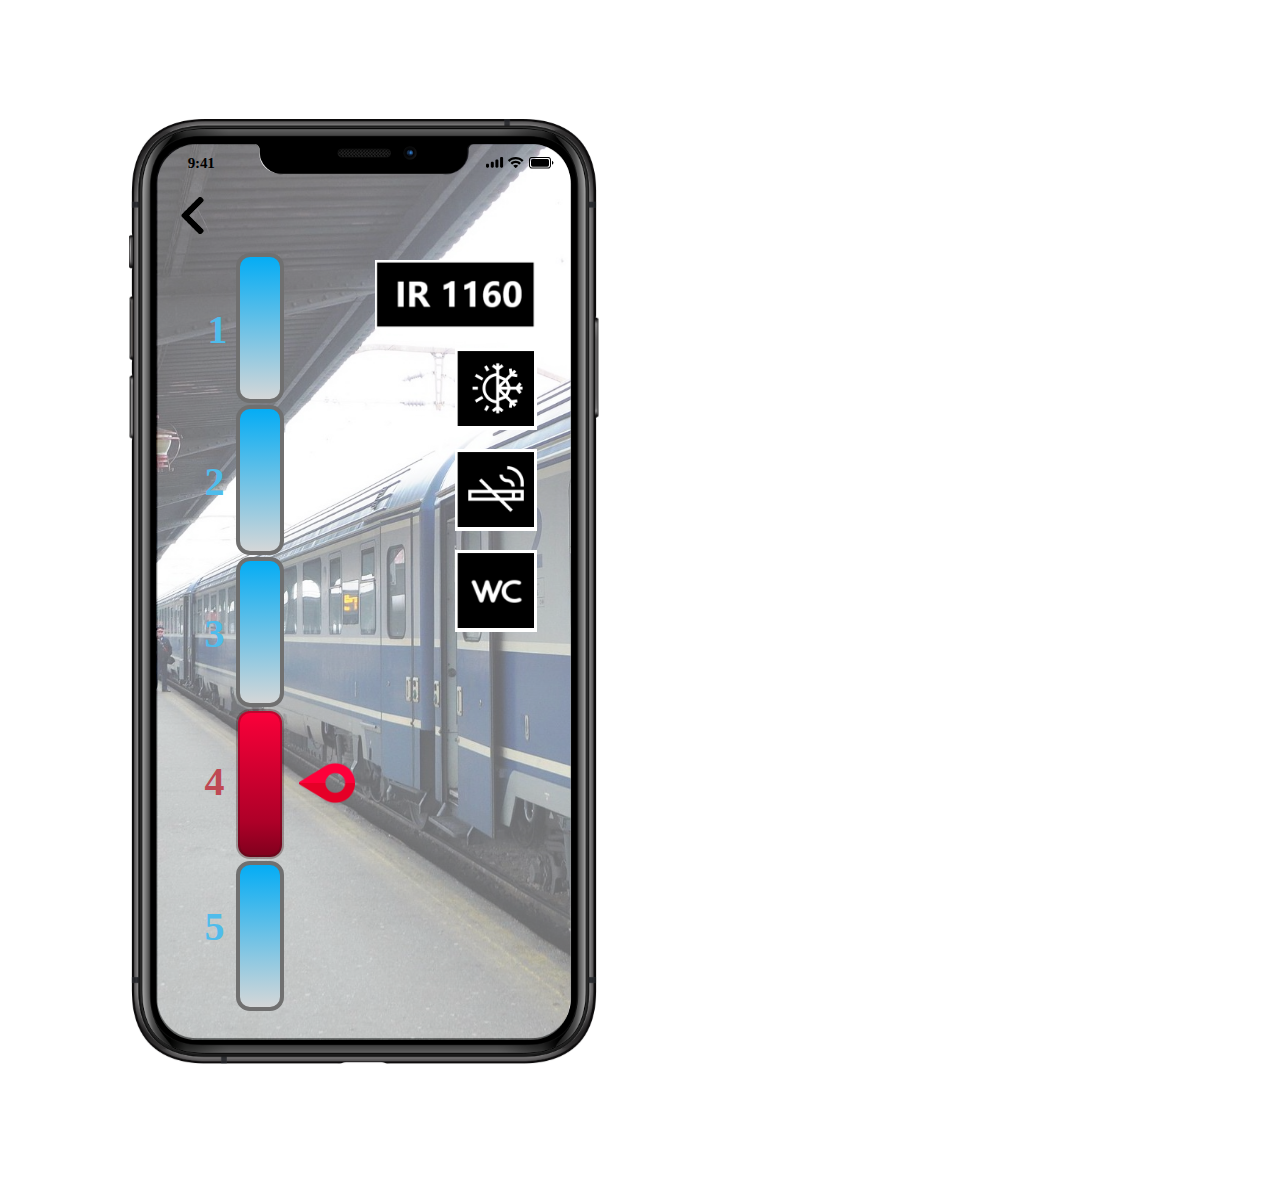
<file: adobe_xd/Web_1920___6.html>
<!DOCTYPE html>
<html>
<head>
<meta charset="utf-8"/>
<meta http-equiv="X-UA-Compatible" content="IE=edge"/>
<meta name="viewport" content="width=device-width, initial-scale=1.0">
<title>Web 1920 – 6</title>
<style id="applicationStylesheet" type="text/css">
	.mediaViewInfo {
		--web-view-name: Web 1920 – 6;
		--web-view-id: Web_1920__6;
		--web-scale-on-resize: true;
		--web-enable-deep-linking: true;
	}
	:root {
		--web-view-ids: Web_1920__6;
	}
	* {
		margin: 0;
		padding: 0;
		box-sizing: border-box;
		border: none;
	}
	#Web_1920__6 {
		position: absolute;
		width: 727px;
		height: 1183px;
		background-color: rgba(255,255,255,1);
		overflow: hidden;
		--web-view-name: Web 1920 – 6;
		--web-view-id: Web_1920__6;
		--web-scale-on-resize: true;
		--web-enable-deep-linking: true;
	}
	@keyframes  {
	
	
	}
	#iPhone_Xs_Max {
		position: absolute;
		width: 470px;
		height: 945.68px;
		left: 128.5px;
		top: 118.66px;
		overflow: visible;
	}
	#iPhone_Xs_Max_m {
		position: absolute;
		width: 470px;
		height: 945.68px;
		left: 0px;
		top: 0px;
		overflow: visible;
	}
	#Group_7 {
		position: absolute;
		width: 414.543px;
		height: 896px;
		left: 156.228px;
		top: 143.5px;
		overflow: visible;
	}
	#Mask_Group_3 {
		opacity: 0.58;
		position: absolute;
		width: 414.543px;
		height: 896px;
		left: 0px;
		top: 0px;
		overflow: visible;
	}
	#n_iPhone_XS__Bars__Status__Def {
		position: absolute;
		width: 379.606px;
		height: 18px;
		left: 173.697px;
		top: 154.771px;
		overflow: visible;
	}
	#Action {
		position: absolute;
		width: 54px;
		height: 18px;
		left: 0px;
		top: 0px;
		overflow: visible;
	}
	#n_Time {
		left: 0px;
		top: 0px;
		position: absolute;
		overflow: hidden;
		width: 55px;
		height: 18px;
		text-align: center;
		font-family: SF Pro Text;
		font-style: normal;
		font-weight: bold;
		font-size: 15px;
		color: rgba(0,0,0,1);
		letter-spacing: -0.11px;
	}
	#Container {
		position: absolute;
		width: 67px;
		height: 11.5px;
		left: 312.606px;
		top: 2.16px;
		overflow: visible;
	}
	#Battery {
		position: absolute;
		width: 24.5px;
		height: 11.5px;
		left: 42.5px;
		top: 0px;
		overflow: visible;
	}
	#Rectangle {
		fill: rgba(0,0,0,1);
	}
	.Rectangle {
		overflow: visible;
		position: absolute;
		width: 24.5px;
		height: 11.5px;
		left: 0px;
		top: 0px;
		transform: matrix(1,0,0,1,0,0);
	}
	#Rectangle_v {
		fill: rgba(0,0,0,1);
	}
	.Rectangle_v {
		position: absolute;
		overflow: visible;
		width: 18px;
		height: 7.667px;
		left: 2px;
		top: 1.917px;
	}
	#Combined_Shape {
		fill: rgba(0,0,0,1);
	}
	.Combined_Shape {
		overflow: visible;
		position: absolute;
		width: 17.1px;
		height: 10.7px;
		left: 0px;
		top: 0.44px;
		transform: matrix(1,0,0,1,0,0);
	}
	#Wi-Fi {
		fill: rgba(0,0,0,1);
	}
	.Wi-Fi {
		overflow: visible;
		position: absolute;
		width: 15.4px;
		height: 11.057px;
		left: 22.1px;
		top: 0.24px;
		transform: matrix(1,0,0,1,0,0);
	}
	#Group_8 {
		position: absolute;
		width: 169px;
		height: 754px;
		left: 186px;
		top: 255px;
		overflow: visible;
	}
	#Rectangle_4_ {
		fill: url(#Rectangle_4_);
		stroke: rgba(112,112,112,1);
		stroke-width: 4px;
		stroke-linejoin: miter;
		stroke-linecap: butt;
		stroke-miterlimit: 4;
		shape-rendering: auto;
	}
	.Rectangle_4_ {
		position: absolute;
		overflow: visible;
		width: 44px;
		height: 146px;
		left: 52.457px;
		top: 304px;
	}
	#Rectangle_5_ {
		fill: url(#Rectangle_5_);
		stroke: rgba(60,20,22,0.322);
		stroke-width: 4px;
		stroke-linejoin: miter;
		stroke-linecap: butt;
		stroke-miterlimit: 4;
		shape-rendering: auto;
	}
	.Rectangle_5_ {
		position: absolute;
		overflow: visible;
		width: 44px;
		height: 146px;
		left: 52.457px;
		top: 456px;
	}
	#Rectangle_6_ {
		fill: url(#Rectangle_6_);
		stroke: rgba(112,112,112,1);
		stroke-width: 4px;
		stroke-linejoin: miter;
		stroke-linecap: butt;
		stroke-miterlimit: 4;
		shape-rendering: auto;
	}
	.Rectangle_6_ {
		position: absolute;
		overflow: visible;
		width: 44px;
		height: 146px;
		left: 52.457px;
		top: 152px;
	}
	#Rectangle_7_ {
		fill: url(#Rectangle_7_);
		stroke: rgba(112,112,112,1);
		stroke-width: 4px;
		stroke-linejoin: miter;
		stroke-linecap: butt;
		stroke-miterlimit: 4;
		shape-rendering: auto;
	}
	.Rectangle_7_ {
		position: absolute;
		overflow: visible;
		width: 44px;
		height: 146px;
		left: 52.457px;
		top: 0px;
	}
	#Rectangle_8_ {
		fill: url(#Rectangle_8_);
		stroke: rgba(112,112,112,1);
		stroke-width: 4px;
		stroke-linejoin: miter;
		stroke-linecap: butt;
		stroke-miterlimit: 4;
		shape-rendering: auto;
	}
	.Rectangle_8_ {
		position: absolute;
		overflow: visible;
		width: 44px;
		height: 146px;
		left: 52.457px;
		top: 608px;
	}
	#n_ {
		left: 0px;
		top: 502.5px;
		position: absolute;
		overflow: visible;
		width: 57px;
		height: 53px;
		text-align: center;
		font-family: SF Pro Text;
		font-style: normal;
		font-weight: bold;
		font-size: 40px;
		color: rgba(191,73,83,1);
		letter-spacing: -0.11px;
	}
	#n__ba {
		left: 0px;
		top: 647.5px;
		position: absolute;
		overflow: visible;
		width: 57px;
		height: 53px;
		text-align: center;
		font-family: SF Pro Text;
		font-style: normal;
		font-weight: bold;
		font-size: 40px;
		color: rgba(79,188,235,1);
		letter-spacing: -0.11px;
	}
	#n__bb {
		left: 0px;
		top: 354.5px;
		position: absolute;
		overflow: visible;
		width: 57px;
		height: 53px;
		text-align: center;
		font-family: SF Pro Text;
		font-style: normal;
		font-weight: bold;
		font-size: 40px;
		color: rgba(79,188,235,1);
		letter-spacing: -0.11px;
	}
	#n__bc {
		left: 0px;
		top: 202.5px;
		position: absolute;
		overflow: visible;
		width: 57px;
		height: 53px;
		text-align: center;
		font-family: SF Pro Text;
		font-style: normal;
		font-weight: bold;
		font-size: 40px;
		color: rgba(79,188,235,1);
		letter-spacing: -0.11px;
	}
	#n__bd {
		left: 3px;
		top: 50.5px;
		position: absolute;
		overflow: visible;
		width: 57px;
		height: 53px;
		text-align: center;
		font-family: SF Pro Text;
		font-style: normal;
		font-weight: bold;
		font-size: 40px;
		color: rgba(79,188,235,1);
		letter-spacing: -0.11px;
	}
	#placeholder {
		position: absolute;
		width: 56px;
		height: 56px;
		left: 113px;
		top: 499.5px;
		overflow: visible;
	}
	#season {
		position: absolute;
		width: 82px;
		height: 82px;
		left: 455px;
		top: 348px;
		overflow: visible;
	}
	#no_smoke {
		position: absolute;
		width: 82px;
		height: 82px;
		left: 455px;
		top: 449px;
		overflow: visible;
	}
	#wc {
		position: absolute;
		width: 82px;
		height: 82px;
		left: 455px;
		top: 550px;
		overflow: visible;
	}
	#NoPath_-_Copy_3_bj {
		position: absolute;
		width: 37px;
		height: 37px;
		left: 174px;
		top: 197px;
		overflow: visible;
		--web-animation: fadein undefineds undefined;
		--web-action-type: page;
		--web-action-target: Web_1920___5.html;
		cursor: pointer;
	}
	#NoPath_-_Copy_3_bj {
		position: absolute;
		width: 37px;
		height: 37px;
		left: 174px;
		top: 197px;
		overflow: visible;
		--web-animation: fadein undefineds undefined;
		--web-action-type: page;
		--web-action-target: Web_1920___5.html;
		cursor: pointer;
	}
	#TRAIN {
		position: absolute;
		width: 162px;
		height: 69px;
		left: 375px;
		top: 260px;
		overflow: visible;
	}
</style>
<script id="applicationScript">
///////////////////////////////////////
// INITIALIZATION
///////////////////////////////////////

/**
 * Functionality for scaling, showing by media query, and navigation between multiple pages on a single page. 
 * Code subject to change.
 **/

if (window.console==null) { window["console"] = { log : function() {} } }; // some browsers do not set console

var Application = function() {
	// event constants
	this.prefix = "--web-";
	this.NAVIGATION_CHANGE = "viewChange";
	this.VIEW_NOT_FOUND = "viewNotFound";
	this.VIEW_CHANGE = "viewChange";
	this.VIEW_CHANGING = "viewChanging";
	this.STATE_NOT_FOUND = "stateNotFound";
	this.APPLICATION_COMPLETE = "applicationComplete";
	this.APPLICATION_RESIZE = "applicationResize";
	this.SIZE_STATE_NAME = "data-is-view-scaled";
	this.STATE_NAME = this.prefix + "state";

	this.lastTrigger = null;
	this.lastView = null;
	this.lastState = null;
	this.lastOverlay = null;
	this.currentView = null;
	this.currentState = null;
	this.currentOverlay = null;
	this.currentQuery = {index: 0, rule: null, mediaText: null, id: null};
	this.inclusionQuery = "(min-width: 0px)";
	this.exclusionQuery = "none and (min-width: 99999px)";
	this.LastModifiedDateLabelName = "LastModifiedDateLabel";
	this.viewScaleSliderId = "ViewScaleSliderInput";
	this.pageRefreshedName = "showPageRefreshedNotification";
	this.application = null;
	this.applicationStylesheet = null;
	this.showByMediaQuery = null;
	this.mediaQueryDictionary = {};
	this.viewsDictionary = {};
	this.addedViews = [];
	this.viewStates = [];
	this.views = [];
	this.viewIds = [];
	this.viewQueries = {};
	this.overlays = {};
	this.overlayIds = [];
	this.numberOfViews = 0;
	this.verticalPadding = 0;
	this.horizontalPadding = 0;
	this.stateName = null;
	this.viewScale = 1;
	this.viewLeft = 0;
	this.viewTop = 0;
	this.horizontalScrollbarsNeeded = false;
	this.verticalScrollbarsNeeded = false;

	// view settings
	this.showUpdateNotification = false;
	this.showNavigationControls = false;
	this.scaleViewsToFit = false;
	this.scaleToFitOnDoubleClick = false;
	this.actualSizeOnDoubleClick = false;
	this.scaleViewsOnResize = false;
	this.navigationOnKeypress = false;
	this.showViewName = false;
	this.enableDeepLinking = true;
	this.refreshPageForChanges = false;
	this.showRefreshNotifications = true;

	// view controls
	this.scaleViewSlider = null;
	this.lastModifiedLabel = null;
	this.supportsPopState = false; // window.history.pushState!=null;
	this.initialized = false;

	// refresh properties
	this.refreshDuration = 250;
	this.lastModifiedDate = null;
	this.refreshRequest = null;
	this.refreshInterval = null;
	this.refreshContent = null;
	this.refreshContentSize = null;
	this.refreshCheckContent = false;
	this.refreshCheckContentSize = false;

	var self = this;

	self.initialize = function(event) {
		var view = self.getVisibleView();
		var views = self.getVisibleViews();
		if (view==null) view = self.getInitialView();
		self.collectViews();
		self.collectOverlays();
		self.collectMediaQueries();

		for (let index = 0; index < views.length; index++) {
			var view = views[index];
			self.setViewOptions(view);
			self.setViewVariables(view);
			self.centerView(view);
		}

		// sometimes the body size is 0 so we call this now and again later
		if (self.initialized) {
			window.addEventListener(self.NAVIGATION_CHANGE, self.viewChangeHandler);
			window.addEventListener("keyup", self.keypressHandler);
			window.addEventListener("keypress", self.keypressHandler);
			window.addEventListener("resize", self.resizeHandler);
			window.document.addEventListener("dblclick", self.doubleClickHandler);

			if (self.supportsPopState) {
				window.addEventListener('popstate', self.popStateHandler);
			}
			else {
				window.addEventListener('hashchange', self.hashChangeHandler);
			}

			// we are ready to go
			window.dispatchEvent(new Event(self.APPLICATION_COMPLETE));
		}

		if (self.initialized==false) {
			if (self.enableDeepLinking) {
				self.syncronizeViewToURL();
			} 
	
			if (self.refreshPageForChanges) {
				self.setupRefreshForChanges();
			}
	
			self.initialized = true;
		}
		
		if (self.scaleViewsToFit) {
			self.viewScale = self.scaleViewToFit(view);
			
			if (self.viewScale<0) {
				setTimeout(self.scaleViewToFit, 500, view);
			}
		}
		else if (view) {
			self.viewScale = self.getViewScaleValue(view);
			self.centerView(view);
			self.updateSliderValue(self.viewScale);
		}
		else {
			// no view found
		}
	
		if (self.showUpdateNotification) {
			self.showNotification();
		}

		//"addEventListener" in window ? null : window.addEventListener = window.attachEvent;
		//"addEventListener" in document ? null : document.addEventListener = document.attachEvent;
	}


	///////////////////////////////////////
	// AUTO REFRESH 
	///////////////////////////////////////

	self.setupRefreshForChanges = function() {
		self.refreshRequest = new XMLHttpRequest();

		if (!self.refreshRequest) {
			return false;
		}

		// get document start values immediately
		self.requestRefreshUpdate();
	}

	/**
	 * Attempt to check the last modified date by the headers 
	 * or the last modified property from the byte array (experimental)
	 **/
	self.requestRefreshUpdate = function() {
		var url = document.location.href;
		var protocol = window.location.protocol;
		var method;
		
		try {

			if (self.refreshCheckContentSize) {
				self.refreshRequest.open('HEAD', url, true);
			}
			else if (self.refreshCheckContent) {
				self.refreshContent = document.documentElement.outerHTML;
				self.refreshRequest.open('GET', url, true);
				self.refreshRequest.responseType = "text";
			}
			else {

				// get page last modified date for the first call to compare to later
				if (self.lastModifiedDate==null) {

					// File system does not send headers in FF so get blob if possible
					if (protocol=="file:") {
						self.refreshRequest.open("GET", url, true);
						self.refreshRequest.responseType = "blob";
					}
					else {
						self.refreshRequest.open("HEAD", url, true);
						self.refreshRequest.responseType = "blob";
					}

					self.refreshRequest.onload = self.refreshOnLoadOnceHandler;

					// In some browsers (Chrome & Safari) this error occurs at send: 
					// 
					// Chrome - Access to XMLHttpRequest at 'file:///index.html' from origin 'null' 
					// has been blocked by CORS policy: 
					// Cross origin requests are only supported for protocol schemes: 
					// http, data, chrome, chrome-extension, https.
					// 
					// Safari - XMLHttpRequest cannot load file:///Users/user/Public/index.html. Cross origin requests are only supported for HTTP.
					// 
					// Solution is to run a local server, set local permissions or test in another browser
					self.refreshRequest.send(null);

					// In MS browsers the following behavior occurs possibly due to an AJAX call to check last modified date: 
					// 
					// DOM7011: The code on this page disabled back and forward caching.

					// In Brave (Chrome) error when on the server
					// index.js:221 HEAD https://www.example.com/ net::ERR_INSUFFICIENT_RESOURCES
					// self.refreshRequest.send(null);

				}
				else {
					self.refreshRequest = new XMLHttpRequest();
					self.refreshRequest.onreadystatechange = self.refreshHandler;
					self.refreshRequest.ontimeout = function() {
						self.log("Couldn't find page to check for updates");
					}
					
					var method;
					if (protocol=="file:") {
						method = "GET";
					}
					else {
						method = "HEAD";
					}

					//refreshRequest.open('HEAD', url, true);
					self.refreshRequest.open(method, url, true);
					self.refreshRequest.responseType = "blob";
					self.refreshRequest.send(null);
				}
			}
		}
		catch (error) {
			self.log("Refresh failed for the following reason:")
			self.log(error);
		}
	}

	self.refreshHandler = function() {
		var contentSize;

		try {

			if (self.refreshRequest.readyState === XMLHttpRequest.DONE) {
				
				if (self.refreshRequest.status === 2 || 
					self.refreshRequest.status === 200) {
					var pageChanged = false;

					self.updateLastModifiedLabel();

					if (self.refreshCheckContentSize) {
						var lastModifiedHeader = self.refreshRequest.getResponseHeader("Last-Modified");
						contentSize = self.refreshRequest.getResponseHeader("Content-Length");
						//lastModifiedDate = refreshRequest.getResponseHeader("Last-Modified");
						var headers = self.refreshRequest.getAllResponseHeaders();
						var hasContentHeader = headers.indexOf("Content-Length")!=-1;
						
						if (hasContentHeader) {
							contentSize = self.refreshRequest.getResponseHeader("Content-Length");

							// size has not been set yet
							if (self.refreshContentSize==null) {
								self.refreshContentSize = contentSize;
								// exit and let interval call this method again
								return;
							}

							if (contentSize!=self.refreshContentSize) {
								pageChanged = true;
							}
						}
					}
					else if (self.refreshCheckContent) {

						if (self.refreshRequest.responseText!=self.refreshContent) {
							pageChanged = true;
						}
					}
					else {
						lastModifiedHeader = self.getLastModified(self.refreshRequest);

						if (self.lastModifiedDate!=lastModifiedHeader) {
							self.log("lastModifiedDate:" + self.lastModifiedDate + ",lastModifiedHeader:" +lastModifiedHeader);
							pageChanged = true;
						}

					}

					
					if (pageChanged) {
						clearInterval(self.refreshInterval);
						self.refreshUpdatedPage();
						return;
					}

				}
				else {
					self.log('There was a problem with the request.');
				}

			}
		}
		catch( error ) {
			//console.log('Caught Exception: ' + error);
		}
	}

	self.refreshOnLoadOnceHandler = function(event) {

		// get the last modified date
		if (self.refreshRequest.response) {
			self.lastModifiedDate = self.getLastModified(self.refreshRequest);

			if (self.lastModifiedDate!=null) {

				if (self.refreshInterval==null) {
					self.refreshInterval = setInterval(self.requestRefreshUpdate, self.refreshDuration);
				}
			}
			else {
				self.log("Could not get last modified date from the server");
			}
		}
	}

	self.refreshUpdatedPage = function() {
		if (self.showRefreshNotifications) {
			var date = new Date().setTime((new Date().getTime()+10000));
			document.cookie = encodeURIComponent(self.pageRefreshedName) + "=true" + "; max-age=6000;" + " path=/";
		}

		document.location.reload(true);
	}

	self.showNotification = function(duration) {
		var notificationID = self.pageRefreshedName+"ID";
		var notification = document.getElementById(notificationID);
		if (duration==null) duration = 4000;

		if (notification!=null) {return;}

		notification = document.createElement("div");
		notification.id = notificationID;
		notification.textContent = "PAGE UPDATED";
		var styleRule = ""
		styleRule = "position: fixed; padding: 7px 16px 6px 16px; font-family: Arial, sans-serif; font-size: 10px; font-weight: bold; left: 50%;";
		styleRule += "top: 20px; background-color: rgba(0,0,0,.5); border-radius: 12px; color:rgb(235, 235, 235); transition: all 2s linear;";
		styleRule += "transform: translateX(-50%); letter-spacing: .5px; filter: drop-shadow(2px 2px 6px rgba(0, 0, 0, .1)); cursor: pointer";
		notification.setAttribute("style", styleRule);

		notification.className = "PageRefreshedClass";
		notification.addEventListener("click", function() {
			notification.parentNode.removeChild(notification);
		});
		
		document.body.appendChild(notification);

		setTimeout(function() {
			notification.style.opacity = "0";
			notification.style.filter = "drop-shadow( 0px 0px 0px rgba(0,0,0, .5))";
			setTimeout(function() {
				try {
					notification.parentNode.removeChild(notification);
				} catch(error) {}
			}, duration)
		}, duration);

		document.cookie = encodeURIComponent(self.pageRefreshedName) + "=; max-age=1; path=/";
	}

	/**
	 * Get the last modified date from the header 
	 * or file object after request has been received
	 **/
	self.getLastModified = function(request) {
		var date;

		// file protocol - FILE object with last modified property
		if (request.response && request.response.lastModified) {
			date = request.response.lastModified;
		}
		
		// http protocol - check headers
		if (date==null) {
			date = request.getResponseHeader("Last-Modified");
		}

		return date;
	}

	self.updateLastModifiedLabel = function() {
		var labelValue = "";
		
		if (self.lastModifiedLabel==null) {
			self.lastModifiedLabel = document.getElementById("LastModifiedLabel");
		}

		if (self.lastModifiedLabel) {
			var seconds = parseInt(((new Date().getTime() - Date.parse(document.lastModified)) / 1000 / 60) * 100 + "");
			var minutes = 0;
			var hours = 0;

			if (seconds < 60) {
				seconds = Math.floor(seconds/10)*10;
				labelValue = seconds + " seconds";
			}
			else {
				minutes = parseInt((seconds/60) + "");

				if (minutes>60) {
					hours = parseInt((seconds/60/60) +"");
					labelValue += hours==1 ? " hour" : " hours";
				}
				else {
					labelValue = minutes+"";
					labelValue += minutes==1 ? " minute" : " minutes";
				}
			}
			
			if (seconds<10) {
				labelValue = "Updated now";
			}
			else {
				labelValue = "Updated " + labelValue + " ago";
			}

			if (self.lastModifiedLabel.firstElementChild) {
				self.lastModifiedLabel.firstElementChild.textContent = labelValue;

			}
			else if ("textContent" in self.lastModifiedLabel) {
				self.lastModifiedLabel.textContent = labelValue;
			}
		}
	}

	self.getShortString = function(string, length) {
		if (length==null) length = 30;
		string = string!=null ? string.substr(0, length).replace(/\n/g, "") : "[String is null]";
		return string;
	}

	self.getShortNumber = function(value, places) {
		if (places==null || places<1) places = 4;
		value = Math.round(value * Math.pow(10,places)) / Math.pow(10, places);
		return value;
	}

	///////////////////////////////////////
	// NAVIGATION CONTROLS
	///////////////////////////////////////

	self.updateViewLabel = function() {
		var viewNavigationLabel = document.getElementById("ViewNavigationLabel");
		var view = self.getVisibleView();
		var viewIndex = view ? self.getViewIndex(view) : -1;
		var viewName = view ? self.getViewPreferenceValue(view, self.prefix + "view-name") : null;
		var viewId = view ? view.id : null;

		if (viewNavigationLabel && view) {
			if (viewName && viewName.indexOf('"')!=-1) {
				viewName = viewName.replace(/"/g, "");
			}

			if (self.showViewName) {
				viewNavigationLabel.textContent = viewName;
				self.setTooltip(viewNavigationLabel, viewIndex + 1 + " of " + self.numberOfViews);
			}
			else {
				viewNavigationLabel.textContent = viewIndex + 1 + " of " + self.numberOfViews;
				self.setTooltip(viewNavigationLabel, viewName);
			}

		}
	}

	self.updateURL = function(view) {
		view = view == null ? self.getVisibleView() : view;
		var viewId = view ? view.id : null
		var viewFragment = view ? "#"+ viewId : null;

		if (viewId && self.viewIds.length>1 && self.enableDeepLinking) {

			if (self.supportsPopState==false) {
				self.setFragment(viewId);
			}
			else {
				if (viewFragment!=window.location.hash) {

					if (window.location.hash==null) {
						window.history.replaceState({name:viewId}, null, viewFragment);
					}
					else {
						window.history.pushState({name:viewId}, null, viewFragment);
					}
				}
			}
		}
	}

	self.updateURLState = function(view, stateName) {
		stateName = view && (stateName=="" || stateName==null) ? self.getStateNameByViewId(view.id) : stateName;

		if (self.supportsPopState==false) {
			self.setFragment(stateName);
		}
		else {
			if (stateName!=window.location.hash) {

				if (window.location.hash==null) {
					window.history.replaceState({name:view.viewId}, null, stateName);
				}
				else {
					window.history.pushState({name:view.viewId}, null, stateName);
				}
			}
		}
	}

	self.setFragment = function(value) {
		window.location.hash = "#" + value;
	}

	self.setTooltip = function(element, value) {
		// setting the tooltip in edge causes a page crash on hover
		if (/Edge/.test(navigator.userAgent)) { return; }

		if ("title" in element) {
			element.title = value;
		}
	}

	self.getStylesheetRules = function(styleSheet) {
		try {
			if (styleSheet) return styleSheet.cssRules || styleSheet.rules;
	
			return document.styleSheets[0]["cssRules"] || document.styleSheets[0]["rules"];
		}
		catch (error) {
			// ERRORS:
			// SecurityError: The operation is insecure.
			// Errors happen when script loads before stylesheet or loading an external css locally

			// InvalidAccessError: A parameter or an operation is not supported by the underlying object
			// Place script after stylesheet

			console.log(error);
			if (error.toString().indexOf("The operation is insecure")!=-1) {
				console.log("Load the stylesheet before the script or load the stylesheet inline until it can be loaded on a server")
			}
			return [];
		}
	}

	/**
	 * If single page application hide all of the views. 
	 * @param {Number} selectedIndex if provided shows the view at index provided
	 **/
	self.hideViews = function(selectedIndex, animation) {
		var rules = self.getStylesheetRules();
		var queryIndex = 0;
		var numberOfRules = rules!=null ? rules.length : 0;

		// loop through rules and hide media queries except selected
		for (var i=0;i<numberOfRules;i++) {
			var rule = rules[i];
			var cssText = rule && rule.cssText;

			if (rule.media!=null && cssText.match("--web-view-name:")) {

				if (queryIndex==selectedIndex) {
					self.currentQuery.mediaText = rule.conditionText;
					self.currentQuery.index = selectedIndex;
					self.currentQuery.rule = rule;
					self.enableMediaQuery(rule);
				}
				else {
					if (animation) {
						self.fadeOut(rule)
					}
					else {
						self.disableMediaQuery(rule);
					}
				}
				
				queryIndex++;
			}
		}

		self.numberOfViews = queryIndex;
		self.updateViewLabel();
		self.updateURL();

		self.dispatchViewChange();

		var view = self.getVisibleView();
		var viewIndex = view ? self.getViewIndex(view) : -1;

		return viewIndex==selectedIndex ? view : null;
	}

	/**
	 * If single page application hide all of the views. 
	 * @param {HTMLElement} selectedView if provided shows the view passed in
	 **/
	 self.hideAllViews = function(selectedView, animation) {
		var views = self.views;
		var queryIndex = 0;
		var numberOfViews = views!=null ? views.length : 0;

		// loop through rules and hide media queries except selected
		for (var i=0;i<numberOfViews;i++) {
			var viewData = views[i];
			var view = viewData && viewData.view;
			var mediaRule = viewData && viewData.mediaRule;
			
			if (view==selectedView) {
				self.currentQuery.mediaText = mediaRule.conditionText;
				self.currentQuery.index = queryIndex;
				self.currentQuery.rule = mediaRule;
				self.enableMediaQuery(mediaRule);
			}
			else {
				if (animation) {
					self.fadeOut(mediaRule)
				}
				else {
					self.disableMediaQuery(mediaRule);
				}
			}
			
			queryIndex++;
		}

		self.numberOfViews = queryIndex;
		self.updateViewLabel();
		self.updateURL();
		self.dispatchViewChange();

		var visibleView = self.getVisibleView();

		return visibleView==selectedView ? selectedView : null;
	}

	/**
	 * Hide view
	 * @param {Object} view element to hide
	 **/
	self.hideView = function(view) {
		var rule = view ? self.mediaQueryDictionary[view.id] : null;

		if (rule) {
			self.disableMediaQuery(rule);
		}
	}

	/**
	 * Hide overlay
	 * @param {Object} overlay element to hide
	 **/
	self.hideOverlay = function(overlay) {
		var rule = overlay ? self.mediaQueryDictionary[overlay.id] : null;

		if (rule) {
			self.disableMediaQuery(rule);

			//if (self.showByMediaQuery) {
				overlay.style.display = "none";
			//}
		}
	}

	/**
	 * Show the view by media query. Does not hide current views
	 * Sets view options by default
	 * @param {Object} view element to show
	 * @param {Boolean} setViewOptions sets view options if null or true
	 */
	self.showViewByMediaQuery = function(view, setViewOptions) {
		var id = view ? view.id : null;
		var query = id ? self.mediaQueryDictionary[id] : null;
		var isOverlay = view ? self.isOverlay(view) : false;
		setViewOptions = setViewOptions==null ? true : setViewOptions;

		if (query) {
			self.enableMediaQuery(query);

			if (isOverlay && view && setViewOptions) {
				self.setViewVariables(null, view);
			}
			else {
				if (view && setViewOptions) self.setViewOptions(view);
				if (view && setViewOptions) self.setViewVariables(view);
			}
		}
	}

	/**
	 * Show the view. Does not hide current views
	 */
	self.showView = function(view, setViewOptions) {
		var id = view ? view.id : null;
		var query = id ? self.mediaQueryDictionary[id] : null;
		var display = null;
		setViewOptions = setViewOptions==null ? true : setViewOptions;

		if (query) {
			self.enableMediaQuery(query);
			if (view==null) view =self.getVisibleView();
			if (view && setViewOptions) self.setViewOptions(view);
		}
		else if (id) {
			display = window.getComputedStyle(view).getPropertyValue("display");
			if (display=="" || display=="none") {
				view.style.display = "block";
			}
		}

		if (view) {
			if (self.currentView!=null) {
				self.lastView = self.currentView;
			}

			self.currentView = view;
		}
	}

	self.showViewById = function(id, setViewOptions) {
		var view = id ? self.getViewById(id) : null;

		if (view) {
			self.showView(view);
			return;
		}

		self.log("View not found '" + id + "'");
	}

	self.getElementView = function(element) {
		var view = element;
		var viewFound = false;

		while (viewFound==false || view==null) {
			if (view && self.viewsDictionary[view.id]) {
				return view;
			}
			view = view.parentNode;
		}
	}

	/**
	 * Show overlay over view
	 * @param {Event | HTMLElement} event event or html element with styles applied
	 * @param {String} id id of view or view reference
	 * @param {Number} x x location
	 * @param {Number} y y location
	 */
	self.showOverlay = function(event, id, x, y) {
		var overlay = id && typeof id === 'string' ? self.getViewById(id) : id ? id : null;
		var query = overlay ? self.mediaQueryDictionary[overlay.id] : null;
		var centerHorizontally = false;
		var centerVertically = false;
		var anchorLeft = false;
		var anchorTop = false;
		var anchorRight = false;
		var anchorBottom = false;
		var display = null;
		var reparent = true;
		var view = null;
		
		if (overlay==null || overlay==false) {
			self.log("Overlay not found, '"+ id + "'");
			return;
		}

		// get enter animation - event target must have css variables declared
		if (event) {
			var button = event.currentTarget || event; // can be event or htmlelement
			var buttonComputedStyles = getComputedStyle(button);
			var actionTargetValue = buttonComputedStyles.getPropertyValue(self.prefix+"action-target").trim();
			var animation = buttonComputedStyles.getPropertyValue(self.prefix+"animation").trim();
			var isAnimated = animation!="";
			var targetType = buttonComputedStyles.getPropertyValue(self.prefix+"action-type").trim();
			var actionTarget = self.application ? null : self.getElement(actionTargetValue);
			var actionTargetStyles = actionTarget ? actionTarget.style : null;

			if (actionTargetStyles) {
				actionTargetStyles.setProperty("animation", animation);
			}

			if ("stopImmediatePropagation" in event) {
				event.stopImmediatePropagation();
			}
		}
		
		if (self.application==false || targetType=="page") {
			document.location.href = "./" + actionTargetValue;
			return;
		}

		// remove any current overlays
		if (self.currentOverlay) {

			// act as switch if same button
			if (self.currentOverlay==actionTarget || self.currentOverlay==null) {
				if (self.lastTrigger==button) {
					self.removeOverlay(isAnimated);
					return;
				}
			}
			else {
				self.removeOverlay(isAnimated);
			}
		}

		if (reparent) {
			view = self.getElementView(button);
			if (view) {
				view.appendChild(overlay);
			}
		}

		if (query) {
			//self.setElementAnimation(overlay, null);
			//overlay.style.animation = animation;
			self.enableMediaQuery(query);
			
			var display = overlay && overlay.style.display;
			
			if (overlay && display=="" || display=="none") {
				overlay.style.display = "block";
				//self.setViewOptions(overlay);
			}

			// add animation defined in event target style declaration
			if (animation && self.supportAnimations) {
				self.fadeIn(overlay, false, animation);
			}
		}
		else if (id) {

			display = window.getComputedStyle(overlay).getPropertyValue("display");

			if (display=="" || display=="none") {
				overlay.style.display = "block";
			}

			// add animation defined in event target style declaration
			if (animation && self.supportAnimations) {
				self.fadeIn(overlay, false, animation);
			}
		}

		// do not set x or y position if centering
		var horizontal = self.prefix + "center-horizontally";
		var vertical = self.prefix + "center-vertically";
		var style = overlay.style;
		var transform = [];

		centerHorizontally = self.getIsStyleDefined(id, horizontal) ? self.getViewPreferenceBoolean(overlay, horizontal) : false;
		centerVertically = self.getIsStyleDefined(id, vertical) ? self.getViewPreferenceBoolean(overlay, vertical) : false;
		anchorLeft = self.getIsStyleDefined(id, "left");
		anchorRight = self.getIsStyleDefined(id, "right");
		anchorTop = self.getIsStyleDefined(id, "top");
		anchorBottom = self.getIsStyleDefined(id, "bottom");

		
		if (self.viewsDictionary[overlay.id] && self.viewsDictionary[overlay.id].styleDeclaration) {
			style = self.viewsDictionary[overlay.id].styleDeclaration.style;
		}
		
		if (centerHorizontally) {
			style.left = "50%";
			style.transformOrigin = "0 0";
			transform.push("translateX(-50%)");
		}
		else if (anchorRight && anchorLeft) {
			style.left = x + "px";
		}
		else if (anchorRight) {
			//style.right = x + "px";
		}
		else {
			style.left = x + "px";
		}
		
		if (centerVertically) {
			style.top = "50%";
			transform.push("translateY(-50%)");
			style.transformOrigin = "0 0";
		}
		else if (anchorTop && anchorBottom) {
			style.top = y + "px";
		}
		else if (anchorBottom) {
			//style.bottom = y + "px";
		}
		else {
			style.top = y + "px";
		}

		if (transform.length) {
			style.transform = transform.join(" ");
		}

		self.currentOverlay = overlay;
		self.lastTrigger = button;
	}

	self.goBack = function() {
		if (self.currentOverlay) {
			self.removeOverlay();
		}
		else if (self.lastView) {
			self.goToView(self.lastView.id);
		}
	}

	self.removeOverlay = function(animate) {
		var overlay = self.currentOverlay;
		animate = animate===false ? false : true;

		if (overlay) {
			var style = overlay.style;
			
			if (style.animation && self.supportAnimations && animate) {
				self.reverseAnimation(overlay, true);

				var duration = self.getAnimationDuration(style.animation, true);
		
				setTimeout(function() {
					self.setElementAnimation(overlay, null);
					self.hideOverlay(overlay);
					self.currentOverlay = null;
				}, duration);
			}
			else {
				self.setElementAnimation(overlay, null);
				self.hideOverlay(overlay);
				self.currentOverlay = null;
			}
		}
	}

	/**
	 * Reverse the animation and hide after
	 * @param {Object} target element with animation
	 * @param {Boolean} hide hide after animation ends
	 */
	self.reverseAnimation = function(target, hide) {
		var lastAnimation = null;
		var style = target.style;

		style.animationPlayState = "paused";
		lastAnimation = style.animation;
		style.animation = null;
		style.animationPlayState = "paused";

		if (hide) {
			//target.addEventListener("animationend", self.animationEndHideHandler);
	
			var duration = self.getAnimationDuration(lastAnimation, true);
			var isOverlay = self.isOverlay(target);
	
			setTimeout(function() {
				self.setElementAnimation(target, null);

				if (isOverlay) {
					self.hideOverlay(target);
				}
				else {
					self.hideView(target);
				}
			}, duration);
		}

		setTimeout(function() {
			style.animation = lastAnimation;
			style.animationPlayState = "paused";
			style.animationDirection = "reverse";
			style.animationPlayState = "running";
		}, 30);
	}

	self.animationEndHandler = function(event) {
		var target = event.currentTarget;
		self.dispatchEvent(new Event(event.type));
	}

	self.isOverlay = function(view) {
		var result = view ? self.getViewPreferenceBoolean(view, self.prefix + "is-overlay") : false;

		return result;
	}

	self.animationEndHideHandler = function(event) {
		var target = event.currentTarget;
		self.setViewVariables(null, target);
		self.hideView(target);
		target.removeEventListener("animationend", self.animationEndHideHandler);
	}

	self.animationEndShowHandler = function(event) {
		var target = event.currentTarget;
		target.removeEventListener("animationend", self.animationEndShowHandler);
	}

	self.setViewOptions = function(view) {

		if (view) {
			self.minimumScale = self.getViewPreferenceValue(view, self.prefix + "minimum-scale");
			self.maximumScale = self.getViewPreferenceValue(view, self.prefix + "maximum-scale");
			self.scaleViewsToFit = self.getViewPreferenceBoolean(view, self.prefix + "scale-to-fit");
			self.scaleToFitType = self.getViewPreferenceValue(view, self.prefix + "scale-to-fit-type");
			self.scaleToFitOnDoubleClick = self.getViewPreferenceBoolean(view, self.prefix + "scale-on-double-click");
			self.actualSizeOnDoubleClick = self.getViewPreferenceBoolean(view, self.prefix + "actual-size-on-double-click");
			self.scaleViewsOnResize = self.getViewPreferenceBoolean(view, self.prefix + "scale-on-resize");
			self.enableScaleUp = self.getViewPreferenceBoolean(view, self.prefix + "enable-scale-up");
			self.centerHorizontally = self.getViewPreferenceBoolean(view, self.prefix + "center-horizontally");
			self.centerVertically = self.getViewPreferenceBoolean(view, self.prefix + "center-vertically");
			self.navigationOnKeypress = self.getViewPreferenceBoolean(view, self.prefix + "navigate-on-keypress");
			self.showViewName = self.getViewPreferenceBoolean(view, self.prefix + "show-view-name");
			self.refreshPageForChanges = self.getViewPreferenceBoolean(view, self.prefix + "refresh-for-changes");
			self.refreshPageForChangesInterval = self.getViewPreferenceValue(view, self.prefix + "refresh-interval");
			self.showNavigationControls = self.getViewPreferenceBoolean(view, self.prefix + "show-navigation-controls");
			self.scaleViewSlider = self.getViewPreferenceBoolean(view, self.prefix + "show-scale-controls");
			self.enableDeepLinking = self.getViewPreferenceBoolean(view, self.prefix + "enable-deep-linking");
			self.singlePageApplication = self.getViewPreferenceBoolean(view, self.prefix + "application");
			self.showByMediaQuery = self.getViewPreferenceBoolean(view, self.prefix + "show-by-media-query");
			self.showUpdateNotification = document.cookie!="" ? document.cookie.indexOf(self.pageRefreshedName)!=-1 : false;
			self.imageComparisonDuration = self.getViewPreferenceValue(view, self.prefix + "image-comparison-duration");
			self.supportAnimations = self.getViewPreferenceBoolean(view, self.prefix + "enable-animations", true);

			if (self.scaleViewsToFit) {
				var newScaleValue = self.scaleViewToFit(view);
				
				if (newScaleValue<0) {
					setTimeout(self.scaleViewToFit, 500, view);
				}
			}
			else {
				self.viewScale = self.getViewScaleValue(view);
				self.viewToFitWidthScale = self.getViewFitToViewportWidthScale(view, self.enableScaleUp)
				self.viewToFitHeightScale = self.getViewFitToViewportScale(view, self.enableScaleUp);
				self.updateSliderValue(self.viewScale);
			}

			if (self.imageComparisonDuration!=null) {
				// todo
			}

			if (self.refreshPageForChangesInterval!=null) {
				self.refreshDuration = Number(self.refreshPageForChangesInterval);
			}
		}
	}

	self.previousView = function(event) {
		var rules = self.getStylesheetRules();
		var view = self.getVisibleView()
		var index = view ? self.getViewIndex(view) : -1;
		var prevQueryIndex = index!=-1 ? index-1 : self.currentQuery.index-1;
		var queryIndex = 0;
		var numberOfRules = rules!=null ? rules.length : 0;

		if (event) {
			event.stopImmediatePropagation();
		}

		if (prevQueryIndex<0) {
			return;
		}

		// loop through rules and hide media queries except selected
		for (var i=0;i<numberOfRules;i++) {
			var rule = rules[i];
			
			if (rule.media!=null) {

				if (queryIndex==prevQueryIndex) {
					self.currentQuery.mediaText = rule.conditionText;
					self.currentQuery.index = prevQueryIndex;
					self.currentQuery.rule = rule;
					self.enableMediaQuery(rule);
					self.updateViewLabel();
					self.updateURL();
					self.dispatchViewChange();
				}
				else {
					self.disableMediaQuery(rule);
				}

				queryIndex++;
			}
		}
	}

	self.nextView = function(event) {
		var rules = self.getStylesheetRules();
		var view = self.getVisibleView();
		var index = view ? self.getViewIndex(view) : -1;
		var nextQueryIndex = index!=-1 ? index+1 : self.currentQuery.index+1;
		var queryIndex = 0;
		var numberOfRules = rules!=null ? rules.length : 0;
		var numberOfMediaQueries = self.getNumberOfMediaRules();

		if (event) {
			event.stopImmediatePropagation();
		}

		if (nextQueryIndex>=numberOfMediaQueries) {
			return;
		}

		// loop through rules and hide media queries except selected
		for (var i=0;i<numberOfRules;i++) {
			var rule = rules[i];
			
			if (rule.media!=null) {

				if (queryIndex==nextQueryIndex) {
					self.currentQuery.mediaText = rule.conditionText;
					self.currentQuery.index = nextQueryIndex;
					self.currentQuery.rule = rule;
					self.enableMediaQuery(rule);
					self.updateViewLabel();
					self.updateURL();
					self.dispatchViewChange();
				}
				else {
					self.disableMediaQuery(rule);
				}

				queryIndex++;
			}
		}
	}

	/**
	 * Enables a view via media query
	 */
	self.enableMediaQuery = function(rule) {

		try {
			rule.media.mediaText = self.inclusionQuery;
		}
		catch(error) {
			//self.log(error);
			rule.conditionText = self.inclusionQuery;
		}
	}

	self.disableMediaQuery = function(rule) {

		try {
			rule.media.mediaText = self.exclusionQuery;
		}
		catch(error) {
			rule.conditionText = self.exclusionQuery;
		}
	}

	self.dispatchViewChange = function() {
		try {
			var event = new Event(self.NAVIGATION_CHANGE);
			window.dispatchEvent(event);
		}
		catch (error) {
			// In IE 11: Object doesn't support this action
		}
	}

	self.getNumberOfMediaRules = function() {
		var rules = self.getStylesheetRules();
		var numberOfRules = rules ? rules.length : 0;
		var numberOfQueries = 0;

		for (var i=0;i<numberOfRules;i++) {
			if (rules[i].media!=null) { numberOfQueries++; }
		}
		
		return numberOfQueries;
	}

	/////////////////////////////////////////
	// VIEW SCALE 
	/////////////////////////////////////////

	self.sliderChangeHandler = function(event) {
		var value = self.getShortNumber(event.currentTarget.value/100);
		var view = self.getVisibleView();
		self.setViewScaleValue(view, false, value, true);
	}

	self.updateSliderValue = function(scale) {
		var slider = document.getElementById(self.viewScaleSliderId);
		var tooltip = parseInt(scale * 100 + "") + "%";
		var inputType;
		var inputValue;
		
		if (slider) {
			inputValue = self.getShortNumber(scale * 100);
			if (inputValue!=slider["value"]) {
				slider["value"] = inputValue;
			}
			inputType = slider.getAttributeNS(null, "type");

			if (inputType!="range") {
				// input range is not supported
				slider.style.display = "none";
			}

			self.setTooltip(slider, tooltip);
		}
	}

	self.viewChangeHandler = function(event) {
		var view = self.getVisibleView();
		var matrix = view ? getComputedStyle(view).transform : null;
		
		if (matrix) {
			self.viewScale = self.getViewScaleValue(view);
			
			var scaleNeededToFit = self.getViewFitToViewportScale(view);
			var isViewLargerThanViewport = scaleNeededToFit<1;
			
			// scale large view to fit if scale to fit is enabled
			if (self.scaleViewsToFit) {
				self.scaleViewToFit(view);
			}
			else {
				self.updateSliderValue(self.viewScale);
			}
		}
	}

	self.getViewScaleValue = function(view) {
		var matrix = getComputedStyle(view).transform;

		if (matrix) {
			var matrixArray = matrix.replace("matrix(", "").split(",");
			var scaleX = parseFloat(matrixArray[0]);
			var scaleY = parseFloat(matrixArray[3]);
			var scale = Math.min(scaleX, scaleY);
		}

		return scale;
	}

	/**
	 * Scales view to scale. 
	 * @param {Object} view view to scale. views are in views array
	 * @param {Boolean} scaleToFit set to true to scale to fit. set false to use desired scale value
	 * @param {Number} desiredScale scale to define. not used if scale to fit is false
	 * @param {Boolean} isSliderChange indicates if slider is callee
	 */
	self.setViewScaleValue = function(view, scaleToFit, desiredScale, isSliderChange) {
		var enableScaleUp = self.enableScaleUp;
		var scaleToFitType = self.scaleToFitType;
		var minimumScale = self.minimumScale;
		var maximumScale = self.maximumScale;
		var hasMinimumScale = !isNaN(minimumScale) && minimumScale!="";
		var hasMaximumScale = !isNaN(maximumScale) && maximumScale!="";
		var scaleNeededToFit = self.getViewFitToViewportScale(view, enableScaleUp);
		var scaleNeededToFitWidth = self.getViewFitToViewportWidthScale(view, enableScaleUp);
		var scaleNeededToFitHeight = self.getViewFitToViewportHeightScale(view, enableScaleUp);
		var scaleToFitFull = self.getViewFitToViewportScale(view, true);
		var scaleToFitFullWidth = self.getViewFitToViewportWidthScale(view, true);
		var scaleToFitFullHeight = self.getViewFitToViewportHeightScale(view, true);
		var scaleToWidth = scaleToFitType=="width";
		var scaleToHeight = scaleToFitType=="height";
		var shrunkToFit = false;
		var topPosition = null;
		var leftPosition = null;
		var translateY = null;
		var translateX = null;
		var transformValue = "";
		var canCenterVertically = true;
		var canCenterHorizontally = true;
		var style = view.style;

		if (view && self.viewsDictionary[view.id] && self.viewsDictionary[view.id].styleDeclaration) {
			style = self.viewsDictionary[view.id].styleDeclaration.style;
		}

		if (scaleToFit && isSliderChange!=true) {
			if (scaleToFitType=="fit" || scaleToFitType=="") {
				desiredScale = scaleNeededToFit;
			}
			else if (scaleToFitType=="width") {
				desiredScale = scaleNeededToFitWidth;
			}
			else if (scaleToFitType=="height") {
				desiredScale = scaleNeededToFitHeight;
			}
		}
		else {
			if (isNaN(desiredScale)) {
				desiredScale = 1;
			}
		}

		self.updateSliderValue(desiredScale);
		
		// scale to fit width
		if (scaleToWidth && scaleToHeight==false) {
			canCenterVertically = scaleNeededToFitHeight>=scaleNeededToFitWidth;
			canCenterHorizontally = scaleNeededToFitWidth>=1 && enableScaleUp==false;

			if (isSliderChange) {
				canCenterHorizontally = desiredScale<scaleToFitFullWidth;
			}
			else if (scaleToFit) {
				desiredScale = scaleNeededToFitWidth;
			}

			if (hasMinimumScale) {
				desiredScale = Math.max(desiredScale, Number(minimumScale));
			}

			if (hasMaximumScale) {
				desiredScale = Math.min(desiredScale, Number(maximumScale));
			}

			desiredScale = self.getShortNumber(desiredScale);

			canCenterHorizontally = self.canCenterHorizontally(view, "width", enableScaleUp, desiredScale, minimumScale, maximumScale);
			canCenterVertically = self.canCenterVertically(view, "width", enableScaleUp, desiredScale, minimumScale, maximumScale);

			if (desiredScale>1 && (enableScaleUp || isSliderChange)) {
				transformValue = "scale(" + desiredScale + ")";
			}
			else if (desiredScale>=1 && enableScaleUp==false) {
				transformValue = "scale(" + 1 + ")";
			}
			else {
				transformValue = "scale(" + desiredScale + ")";
			}

			if (self.centerVertically) {
				if (canCenterVertically) {
					translateY = "-50%";
					topPosition = "50%";
				}
				else {
					translateY = "0";
					topPosition = "0";
				}
				
				if (style.top != topPosition) {
					style.top = topPosition + "";
				}

				if (canCenterVertically) {
					transformValue += " translateY(" + translateY+ ")";
				}
			}

			if (self.centerHorizontally) {
				if (canCenterHorizontally) {
					translateX = "-50%";
					leftPosition = "50%";
				}
				else {
					translateX = "0";
					leftPosition = "0";
				}

				if (style.left != leftPosition) {
					style.left = leftPosition + "";
				}

				if (canCenterHorizontally) {
					transformValue += " translateX(" + translateX+ ")";
				}
			}

			style.transformOrigin = "0 0";
			style.transform = transformValue;

			self.viewScale = desiredScale;
			self.viewToFitWidthScale = scaleNeededToFitWidth;
			self.viewToFitHeightScale = scaleNeededToFitHeight;
			self.viewLeft = leftPosition;
			self.viewTop = topPosition;

			return desiredScale;
		}

		// scale to fit height
		if (scaleToHeight && scaleToWidth==false) {
			//canCenterVertically = scaleNeededToFitHeight>=scaleNeededToFitWidth;
			//canCenterHorizontally = scaleNeededToFitHeight<=scaleNeededToFitWidth && enableScaleUp==false;
			canCenterVertically = scaleNeededToFitHeight>=scaleNeededToFitWidth;
			canCenterHorizontally = scaleNeededToFitWidth>=1 && enableScaleUp==false;
			
			if (isSliderChange) {
				canCenterHorizontally = desiredScale<scaleToFitFullHeight;
			}
			else if (scaleToFit) {
				desiredScale = scaleNeededToFitHeight;
			}

			if (hasMinimumScale) {
				desiredScale = Math.max(desiredScale, Number(minimumScale));
			}

			if (hasMaximumScale) {
				desiredScale = Math.min(desiredScale, Number(maximumScale));
				//canCenterVertically = desiredScale>=scaleNeededToFitHeight && enableScaleUp==false;
			}

			desiredScale = self.getShortNumber(desiredScale);

			canCenterHorizontally = self.canCenterHorizontally(view, "height", enableScaleUp, desiredScale, minimumScale, maximumScale);
			canCenterVertically = self.canCenterVertically(view, "height", enableScaleUp, desiredScale, minimumScale, maximumScale);

			if (desiredScale>1 && (enableScaleUp || isSliderChange)) {
				transformValue = "scale(" + desiredScale + ")";
			}
			else if (desiredScale>=1 && enableScaleUp==false) {
				transformValue = "scale(" + 1 + ")";
			}
			else {
				transformValue = "scale(" + desiredScale + ")";
			}

			if (self.centerHorizontally) {
				if (canCenterHorizontally) {
					translateX = "-50%";
					leftPosition = "50%";
				}
				else {
					translateX = "0";
					leftPosition = "0";
				}

				if (style.left != leftPosition) {
					style.left = leftPosition + "";
				}

				if (canCenterHorizontally) {
					transformValue += " translateX(" + translateX+ ")";
				}
			}

			if (self.centerVertically) {
				if (canCenterVertically) {
					translateY = "-50%";
					topPosition = "50%";
				}
				else {
					translateY = "0";
					topPosition = "0";
				}
				
				if (style.top != topPosition) {
					style.top = topPosition + "";
				}

				if (canCenterVertically) {
					transformValue += " translateY(" + translateY+ ")";
				}
			}

			style.transformOrigin = "0 0";
			style.transform = transformValue;

			self.viewScale = desiredScale;
			self.viewToFitWidthScale = scaleNeededToFitWidth;
			self.viewToFitHeightScale = scaleNeededToFitHeight;
			self.viewLeft = leftPosition;
			self.viewTop = topPosition;

			return scaleNeededToFitHeight;
		}

		if (scaleToFitType=="fit") {
			//canCenterVertically = scaleNeededToFitHeight>=scaleNeededToFitWidth;
			//canCenterHorizontally = scaleNeededToFitWidth>=scaleNeededToFitHeight;
			canCenterVertically = scaleNeededToFitHeight>=scaleNeededToFit;
			canCenterHorizontally = scaleNeededToFitWidth>=scaleNeededToFit;

			if (hasMinimumScale) {
				desiredScale = Math.max(desiredScale, Number(minimumScale));
			}

			desiredScale = self.getShortNumber(desiredScale);

			if (isSliderChange || scaleToFit==false) {
				canCenterVertically = scaleToFitFullHeight>=desiredScale;
				canCenterHorizontally = desiredScale<scaleToFitFullWidth;
			}
			else if (scaleToFit) {
				desiredScale = scaleNeededToFit;
			}

			transformValue = "scale(" + desiredScale + ")";

			//canCenterHorizontally = self.canCenterHorizontally(view, "fit", false, desiredScale);
			//canCenterVertically = self.canCenterVertically(view, "fit", false, desiredScale);
			
			if (self.centerVertically) {
				if (canCenterVertically) {
					translateY = "-50%";
					topPosition = "50%";
				}
				else {
					translateY = "0";
					topPosition = "0";
				}
				
				if (style.top != topPosition) {
					style.top = topPosition + "";
				}

				if (canCenterVertically) {
					transformValue += " translateY(" + translateY+ ")";
				}
			}

			if (self.centerHorizontally) {
				if (canCenterHorizontally) {
					translateX = "-50%";
					leftPosition = "50%";
				}
				else {
					translateX = "0";
					leftPosition = "0";
				}

				if (style.left != leftPosition) {
					style.left = leftPosition + "";
				}

				if (canCenterHorizontally) {
					transformValue += " translateX(" + translateX+ ")";
				}
			}

			style.transformOrigin = "0 0";
			style.transform = transformValue;

			self.viewScale = desiredScale;
			self.viewToFitWidthScale = scaleNeededToFitWidth;
			self.viewToFitHeightScale = scaleNeededToFitHeight;
			self.viewLeft = leftPosition;
			self.viewTop = topPosition;

			self.updateSliderValue(desiredScale);
			
			return desiredScale;
		}

		if (scaleToFitType=="default" || scaleToFitType=="") {
			desiredScale = 1;

			if (hasMinimumScale) {
				desiredScale = Math.max(desiredScale, Number(minimumScale));
			}
			if (hasMaximumScale) {
				desiredScale = Math.min(desiredScale, Number(maximumScale));
			}

			canCenterHorizontally = self.canCenterHorizontally(view, "none", false, desiredScale, minimumScale, maximumScale);
			canCenterVertically = self.canCenterVertically(view, "none", false, desiredScale, minimumScale, maximumScale);

			if (self.centerVertically) {
				if (canCenterVertically) {
					translateY = "-50%";
					topPosition = "50%";
				}
				else {
					translateY = "0";
					topPosition = "0";
				}
				
				if (style.top != topPosition) {
					style.top = topPosition + "";
				}

				if (canCenterVertically) {
					transformValue += " translateY(" + translateY+ ")";
				}
			}

			if (self.centerHorizontally) {
				if (canCenterHorizontally) {
					translateX = "-50%";
					leftPosition = "50%";
				}
				else {
					translateX = "0";
					leftPosition = "0";
				}

				if (style.left != leftPosition) {
					style.left = leftPosition + "";
				}

				if (canCenterHorizontally) {
					transformValue += " translateX(" + translateX+ ")";
				}
				else {
					transformValue += " translateX(" + 0 + ")";
				}
			}

			style.transformOrigin = "0 0";
			style.transform = transformValue;


			self.viewScale = desiredScale;
			self.viewToFitWidthScale = scaleNeededToFitWidth;
			self.viewToFitHeightScale = scaleNeededToFitHeight;
			self.viewLeft = leftPosition;
			self.viewTop = topPosition;

			self.updateSliderValue(desiredScale);
			
			return desiredScale;
		}
	}

	/**
	 * Returns true if view can be centered horizontally
	 * @param {HTMLElement} view view
	 * @param {String} type type of scaling - width, height, all, none
	 * @param {Boolean} scaleUp if scale up enabled 
	 * @param {Number} scale target scale value 
	 */
	self.canCenterHorizontally = function(view, type, scaleUp, scale, minimumScale, maximumScale) {
		var scaleNeededToFit = self.getViewFitToViewportScale(view, scaleUp);
		var scaleNeededToFitHeight = self.getViewFitToViewportHeightScale(view, scaleUp);
		var scaleNeededToFitWidth = self.getViewFitToViewportWidthScale(view, scaleUp);
		var canCenter = false;
		var minScale;

		type = type==null ? "none" : type;
		scale = scale==null ? scale : scaleNeededToFitWidth;
		scaleUp = scaleUp == null ? false : scaleUp;

		if (type=="width") {
	
			if (scaleUp && maximumScale==null) {
				canCenter = false;
			}
			else if (scaleNeededToFitWidth>=1) {
				canCenter = true;
			}
		}
		else if (type=="height") {
			minScale = Math.min(1, scaleNeededToFitHeight);
			if (minimumScale!="" && maximumScale!="") {
				minScale = Math.max(minimumScale, Math.min(maximumScale, scaleNeededToFitHeight));
			}
			else {
				if (minimumScale!="") {
					minScale = Math.max(minimumScale, scaleNeededToFitHeight);
				}
				if (maximumScale!="") {
					minScale = Math.max(minimumScale, Math.min(maximumScale, scaleNeededToFitHeight));
				}
			}
	
			if (scaleUp && maximumScale=="") {
				canCenter = false;
			}
			else if (scaleNeededToFitWidth>=minScale) {
				canCenter = true;
			}
		}
		else if (type=="fit") {
			canCenter = scaleNeededToFitWidth>=scaleNeededToFit;
		}
		else {
			if (scaleUp) {
				canCenter = false;
			}
			else if (scaleNeededToFitWidth>=1) {
				canCenter = true;
			}
		}

		self.horizontalScrollbarsNeeded = canCenter;
		
		return canCenter;
	}

	/**
	 * Returns true if view can be centered horizontally
	 * @param {HTMLElement} view view to scale
	 * @param {String} type type of scaling
	 * @param {Boolean} scaleUp if scale up enabled 
	 * @param {Number} scale target scale value 
	 */
	self.canCenterVertically = function(view, type, scaleUp, scale, minimumScale, maximumScale) {
		var scaleNeededToFit = self.getViewFitToViewportScale(view, scaleUp);
		var scaleNeededToFitWidth = self.getViewFitToViewportWidthScale(view, scaleUp);
		var scaleNeededToFitHeight = self.getViewFitToViewportHeightScale(view, scaleUp);
		var canCenter = false;
		var minScale;

		type = type==null ? "none" : type;
		scale = scale==null ? 1 : scale;
		scaleUp = scaleUp == null ? false : scaleUp;
	
		if (type=="width") {
			canCenter = scaleNeededToFitHeight>=scaleNeededToFitWidth;
		}
		else if (type=="height") {
			minScale = Math.max(minimumScale, Math.min(maximumScale, scaleNeededToFit));
			canCenter = scaleNeededToFitHeight>=minScale;
		}
		else if (type=="fit") {
			canCenter = scaleNeededToFitHeight>=scaleNeededToFit;
		}
		else {
			if (scaleUp) {
				canCenter = false;
			}
			else if (scaleNeededToFitHeight>=1) {
				canCenter = true;
			}
		}

		self.verticalScrollbarsNeeded = canCenter;
		
		return canCenter;
	}

	self.getViewFitToViewportScale = function(view, scaleUp) {
		var enableScaleUp = scaleUp;
		var availableWidth = window.innerWidth || document.documentElement.clientWidth || document.body.clientWidth;
		var availableHeight = window.innerHeight || document.documentElement.clientHeight || document.body.clientHeight;
		var elementWidth = parseFloat(getComputedStyle(view, "style").width);
		var elementHeight = parseFloat(getComputedStyle(view, "style").height);
		var newScale = 1;

		// if element is not added to the document computed values are NaN
		if (isNaN(elementWidth) || isNaN(elementHeight)) {
			return newScale;
		}

		availableWidth -= self.horizontalPadding;
		availableHeight -= self.verticalPadding;

		if (enableScaleUp) {
			newScale = Math.min(availableHeight/elementHeight, availableWidth/elementWidth);
		}
		else if (elementWidth > availableWidth || elementHeight > availableHeight) {
			newScale = Math.min(availableHeight/elementHeight, availableWidth/elementWidth);
		}
		
		return newScale;
	}

	self.getViewFitToViewportWidthScale = function(view, scaleUp) {
		// need to get browser viewport width when element
		var isParentWindow = view && view.parentNode && view.parentNode===document.body;
		var enableScaleUp = scaleUp;
		var availableWidth = window.innerWidth || document.documentElement.clientWidth || document.body.clientWidth;
		var elementWidth = parseFloat(getComputedStyle(view, "style").width);
		var newScale = 1;

		// if element is not added to the document computed values are NaN
		if (isNaN(elementWidth)) {
			return newScale;
		}

		availableWidth -= self.horizontalPadding;

		if (enableScaleUp) {
			newScale = availableWidth/elementWidth;
		}
		else if (elementWidth > availableWidth) {
			newScale = availableWidth/elementWidth;
		}
		
		return newScale;
	}

	self.getViewFitToViewportHeightScale = function(view, scaleUp) {
		var enableScaleUp = scaleUp;
		var availableHeight = window.innerHeight || document.documentElement.clientHeight || document.body.clientHeight;
		var elementHeight = parseFloat(getComputedStyle(view, "style").height);
		var newScale = 1;

		// if element is not added to the document computed values are NaN
		if (isNaN(elementHeight)) {
			return newScale;
		}

		availableHeight -= self.verticalPadding;

		if (enableScaleUp) {
			newScale = availableHeight/elementHeight;
		}
		else if (elementHeight > availableHeight) {
			newScale = availableHeight/elementHeight;
		}
		
		return newScale;
	}

	self.keypressHandler = function(event) {
		var rightKey = 39;
		var leftKey = 37;
		
		// listen for both events 
		if (event.type=="keypress") {
			window.removeEventListener("keyup", self.keypressHandler);
		}
		else {
			window.removeEventListener("keypress", self.keypressHandler);
		}
		
		if (self.showNavigationControls) {
			if (self.navigationOnKeypress) {
				if (event.keyCode==rightKey) {
					self.nextView();
				}
				if (event.keyCode==leftKey) {
					self.previousView();
				}
			}
		}
		else if (self.navigationOnKeypress) {
			if (event.keyCode==rightKey) {
				self.nextView();
			}
			if (event.keyCode==leftKey) {
				self.previousView();
			}
		}
	}

	///////////////////////////////////
	// GENERAL FUNCTIONS
	///////////////////////////////////

	self.getViewById = function(id) {
		id = id ? id.replace("#", "") : "";
		var view = self.viewIds.indexOf(id)!=-1 && self.getElement(id);
		return view;
	}

	self.getViewIds = function() {
		var viewIds = self.getViewPreferenceValue(document.body, self.prefix + "view-ids");
		var viewId = null;

		viewIds = viewIds!=null && viewIds!="" ? viewIds.split(",") : [];

		if (viewIds.length==0) {
			viewId = self.getViewPreferenceValue(document.body, self.prefix + "view-id");
			viewIds = viewId ? [viewId] : [];
		}

		return viewIds;
	}

	self.getInitialViewId = function() {
		var viewId = self.getViewPreferenceValue(document.body, self.prefix + "view-id");
		return viewId;
	}

	self.getApplicationStylesheet = function() {
		var stylesheetId = self.getViewPreferenceValue(document.body, self.prefix + "stylesheet-id");
		self.applicationStylesheet = document.getElementById("applicationStylesheet");
		return self.applicationStylesheet.sheet;
	}

	self.getVisibleView = function() {
		var viewIds = self.getViewIds();
		
		for (var i=0;i<viewIds.length;i++) {
			var viewId = viewIds[i].replace(/[\#?\.?](.*)/, "$" + "1");
			var view = self.getElement(viewId);
			var postName = "_Class";

			if (view==null && viewId && viewId.lastIndexOf(postName)!=-1) {
				view = self.getElement(viewId.replace(postName, ""));
			}
			
			if (view) {
				var display = getComputedStyle(view).display;
		
				if (display=="block" || display=="flex") {
					return view;
				}
			}
		}

		return null;
	}

	self.getVisibleViews = function() {
		var viewIds = self.getViewIds();
		var views = [];
		
		for (var i=0;i<viewIds.length;i++) {
			var viewId = viewIds[i].replace(/[\#?\.?](.*)/, "$" + "1");
			var view = self.getElement(viewId);
			var postName = "_Class";

			if (view==null && viewId && viewId.lastIndexOf(postName)!=-1) {
				view = self.getElement(viewId.replace(postName, ""));
			}
			
			if (view) {
				var display = getComputedStyle(view).display;
				
				if (display=="none") {
					continue;
				}

				if (display=="block" || display=="flex") {
					views.push(view);
				}
			}
		}

		return views;
	}

	self.getStateNameByViewId = function(id) {
		var state = self.viewsDictionary[id];
		return state && state.stateName;
	}

	self.getMatchingViews = function(ids) {
		var views = self.addedViews.slice(0);
		var matchingViews = [];

		if (self.showByMediaQuery) {
			for (let index = 0; index < views.length; index++) {
				var viewId = views[index];
				var state = self.viewsDictionary[viewId];
				var rule = state && state.rule; 
				var matchResults = window.matchMedia(rule.conditionText);
				var view = self.views[viewId];
				
				if (matchResults.matches) {
					if (ids==true) {
						matchingViews.push(viewId);
					}
					else {
						matchingViews.push(view);
					}
				}
			}
		}

		return matchingViews;
	}

	self.ruleMatchesQuery = function(rule) {
		var result = window.matchMedia(rule.conditionText);
		return result.matches;
	}

	self.getViewsByStateName = function(stateName, matchQuery) {
		var views = self.addedViews.slice(0);
		var matchingViews = [];

		if (self.showByMediaQuery) {

			// find state name
			for (let index = 0; index < views.length; index++) {
				var viewId = views[index];
				var state = self.viewsDictionary[viewId];
				var rule = state.rule;
				var mediaRule = state.mediaRule;
				var view = self.views[viewId];
				var viewStateName = self.getStyleRuleValue(mediaRule, self.STATE_NAME, state);
				var stateFoundAtt = view.getAttribute(self.STATE_NAME)==state;
				var matchesResults = false;
				
				if (viewStateName==stateName) {
					if (matchQuery) {
						matchesResults = self.ruleMatchesQuery(rule);

						if (matchesResults) {
							matchingViews.push(view);
						}
					}
					else {
						matchingViews.push(view);
					}
				}
			}
		}

		return matchingViews;
	}

	self.getInitialView = function() {
		var viewId = self.getInitialViewId();
		viewId = viewId.replace(/[\#?\.?](.*)/, "$" + "1");
		var view = self.getElement(viewId);
		var postName = "_Class";

		if (view==null && viewId && viewId.lastIndexOf(postName)!=-1) {
			view = self.getElement(viewId.replace(postName, ""));
		}

		return view;
	}

	self.getViewIndex = function(view) {
		var viewIds = self.getViewIds();
		var id = view ? view.id : null;
		var index = id && viewIds ? viewIds.indexOf(id) : -1;

		return index;
	}

	self.syncronizeViewToURL = function() {
		var fragment = self.getHashFragment();

		if (self.showByMediaQuery) {
			var stateName = fragment;
			
			if (stateName==null || stateName=="") {
				var initialView = self.getInitialView();
				stateName = initialView ? self.getStateNameByViewId(initialView.id) : null;
			}
			
			self.showMediaQueryViewsByState(stateName);
			return;
		}

		var view = self.getViewById(fragment);
		var index = view ? self.getViewIndex(view) : 0;
		if (index==-1) index = 0;
		var currentView = self.hideViews(index);

		if (self.supportsPopState && currentView) {

			if (fragment==null) {
				window.history.replaceState({name:currentView.id}, null, "#"+ currentView.id);
			}
			else {
				window.history.pushState({name:currentView.id}, null, "#"+ currentView.id);
			}
		}
		
		self.setViewVariables(view);
		return view;
	}

	/**
	 * Set the currentView or currentOverlay properties and set the lastView or lastOverlay properties
	 */
	self.setViewVariables = function(view, overlay, parentView) {
		if (view) {
			if (self.currentView) {
				self.lastView = self.currentView;
			}
			self.currentView = view;
		}

		if (overlay) {
			if (self.currentOverlay) {
				self.lastOverlay = self.currentOverlay;
			}
			self.currentOverlay = overlay;
		}
	}

	self.getViewPreferenceBoolean = function(view, property, altValue) {
		var computedStyle = window.getComputedStyle(view);
		var value = computedStyle.getPropertyValue(property);
		var type = typeof value;
		
		if (value=="true" || (type=="string" && value.indexOf("true")!=-1)) {
			return true;
		}
		else if (value=="" && arguments.length==3) {
			return altValue;
		}

		return false;
	}

	self.getViewPreferenceValue = function(view, property, defaultValue) {
		var value = window.getComputedStyle(view).getPropertyValue(property);

		if (value===undefined) {
			return defaultValue;
		}
		
		value = value.replace(/^[\s\"]*/, "");
		value = value.replace(/[\s\"]*$/, "");
		value = value.replace(/^[\s"]*(.*?)[\s"]*$/, function (match, capture) { 
			return capture;
		});

		return value;
	}

	self.getStyleRuleValue = function(cssRule, property) {
		var value = cssRule ? cssRule.style.getPropertyValue(property) : null;

		if (value===undefined) {
			return null;
		}
		
		value = value.replace(/^[\s\"]*/, "");
		value = value.replace(/[\s\"]*$/, "");
		value = value.replace(/^[\s"]*(.*?)[\s"]*$/, function (match, capture) { 
			return capture;
		});

		return value;
	}

	/**
	 * Get the first defined value of property. Returns empty string if not defined
	 * @param {String} id id of element
	 * @param {String} property 
	 */
	self.getCSSPropertyValueForElement = function(id, property) {
		var styleSheets = document.styleSheets;
		var numOfStylesheets = styleSheets.length;
		var values = [];
		var selectorIDText = "#" + id;
		var selectorClassText = "." + id + "_Class";
		var value;

		for(var i=0;i<numOfStylesheets;i++) {
			var styleSheet = styleSheets[i];
			var cssRules = self.getStylesheetRules(styleSheet);
			var numOfCSSRules = cssRules.length;
			var cssRule;
			
			for (var j=0;j<numOfCSSRules;j++) {
				cssRule = cssRules[j];
				
				if (cssRule.media) {
					var mediaRules = cssRule.cssRules;
					var numOfMediaRules = mediaRules ? mediaRules.length : 0;
					
					for(var k=0;k<numOfMediaRules;k++) {
						var mediaRule = mediaRules[k];
						
						if (mediaRule.selectorText==selectorIDText || mediaRule.selectorText==selectorClassText) {
							
							if (mediaRule.style && mediaRule.style.getPropertyValue(property)!="") {
								value = mediaRule.style.getPropertyValue(property);
								values.push(value);
							}
						}
					}
				}
				else {

					if (cssRule.selectorText==selectorIDText || cssRule.selectorText==selectorClassText) {
						if (cssRule.style && cssRule.style.getPropertyValue(property)!="") {
							value = cssRule.style.getPropertyValue(property);
							values.push(value);
						}
					}
				}
			}
		}

		return values.pop();
	}

	self.getIsStyleDefined = function(id, property) {
		var value = self.getCSSPropertyValueForElement(id, property);
		return value!==undefined && value!="";
	}

	self.collectViews = function() {
		var viewIds = self.getViewIds();

		for (let index = 0; index < viewIds.length; index++) {
			const id = viewIds[index];
			const view = self.getElement(id);
			self.views[id] = view;
		}
		
		self.viewIds = viewIds;
	}

	self.collectOverlays = function() {
		var viewIds = self.getViewIds();
		var ids = [];

		for (let index = 0; index < viewIds.length; index++) {
			const id = viewIds[index];
			const view = self.getViewById(id);
			const isOverlay = view && self.isOverlay(view);
			
			if (isOverlay) {
				ids.push(id);
				self.overlays[id] = view;
			}
		}
		
		self.overlayIds = ids;
	}

	self.collectMediaQueries = function() {
		var viewIds = self.getViewIds();
		var styleSheet = self.getApplicationStylesheet();
		var cssRules = self.getStylesheetRules(styleSheet);
		var numOfCSSRules = cssRules ? cssRules.length : 0;
		var cssRule;
		var id = viewIds.length ? viewIds[0]: ""; // single view
		var selectorIDText = "#" + id;
		var selectorClassText = "." + id + "_Class";
		var viewsNotFound = viewIds.slice();
		var viewsFound = [];
		var selectorText = null;
		var property = self.prefix + "view-id";
		var stateName = self.prefix + "state";
		var stateValue = null;
		var view = null;
		
		for (var j=0;j<numOfCSSRules;j++) {
			cssRule = cssRules[j];
			
			if (cssRule.media) {
				var mediaRules = cssRule.cssRules;
				var numOfMediaRules = mediaRules ? mediaRules.length : 0;
				var mediaViewInfoFound = false;
				var mediaId = null;
				
				for(var k=0;k<numOfMediaRules;k++) {
					var mediaRule = mediaRules[k];

					selectorText = mediaRule.selectorText;
					
					if (selectorText==".mediaViewInfo" && mediaViewInfoFound==false) {

						mediaId = self.getStyleRuleValue(mediaRule, property);
						stateValue = self.getStyleRuleValue(mediaRule, stateName);

						selectorIDText = "#" + mediaId;
						selectorClassText = "." + mediaId + "_Class";
						view = self.getElement(mediaId);
						
						// prevent duplicates from load and domcontentloaded events
						if (self.addedViews.indexOf(mediaId)==-1) {
							self.addView(view, mediaId, cssRule, mediaRule, stateValue);
						}

						viewsFound.push(mediaId);

						if (viewsNotFound.indexOf(mediaId)!=-1) {
							viewsNotFound.splice(viewsNotFound.indexOf(mediaId));
						}

						mediaViewInfoFound = true;
					}

					if (selectorIDText==selectorText || selectorClassText==selectorText) {
						var styleObject = self.viewsDictionary[mediaId];
						if (styleObject) {
							styleObject.styleDeclaration = mediaRule;
						}
						break;
					}
				}
			}
			else {
				selectorText = cssRule.selectorText;
				
				if (selectorText==null) continue;

				selectorText = selectorText.replace(/[#|\s|*]?/g, "");

				if (viewIds.indexOf(selectorText)!=-1) {
					view = self.getElement(selectorText);
					self.addView(view, selectorText, cssRule, null, stateValue);

					if (viewsNotFound.indexOf(selectorText)!=-1) {
						viewsNotFound.splice(viewsNotFound.indexOf(selectorText));
					}

					break;
				}
			}
		}

		if (viewsNotFound.length) {
			console.log("Could not find the following views:" + viewsNotFound.join(",") + "");
			console.log("Views found:" + viewsFound.join(",") + "");
		}
	}

	/**
	 * Adds a view
	 * @param {HTMLElement} view view element
	 * @param {String} id id of view element
	 * @param {CSSRule} cssRule of view element
	 * @param {CSSMediaRule} mediaRule media rule of view element
	 * @param {String} stateName name of state if applicable
	 **/
	self.addView = function(view, viewId, cssRule, mediaRule, stateName) {
		var viewData = {};
		viewData.name = viewId;
		viewData.rule = cssRule;
		viewData.id = viewId;
		viewData.mediaRule = mediaRule;
		viewData.stateName = stateName;

		self.views.push(viewData);
		self.addedViews.push(viewId);
		self.viewsDictionary[viewId] = viewData;
		self.mediaQueryDictionary[viewId] = cssRule;
	}

	self.hasView = function(name) {

		if (self.addedViews.indexOf(name)!=-1) {
			return true;
		}
		return false;
	}

	/**
	 * Go to view by id. Views are added in addView()
	 * @param {String} id id of view in current
	 * @param {Boolean} maintainPreviousState if true then do not hide other views
	 * @param {String} parent id of parent view
	 **/
	self.goToView = function(id, maintainPreviousState, parent) {
		var state = self.viewsDictionary[id];

		if (state) {
			if (maintainPreviousState==false || maintainPreviousState==null) {
				self.hideViews();
			}
			self.enableMediaQuery(state.rule);
			self.updateViewLabel();
			self.updateURL();
		}
		else {
			var event = new Event(self.STATE_NOT_FOUND);
			self.stateName = id;
			window.dispatchEvent(event);
		}
	}

	/**
	 * Go to the view in the event targets CSS variable
	 **/
	self.goToTargetView = function(event) {
		var button = event.currentTarget;
		var buttonComputedStyles = getComputedStyle(button);
		var actionTargetValue = buttonComputedStyles.getPropertyValue(self.prefix+"action-target").trim();
		var animation = buttonComputedStyles.getPropertyValue(self.prefix+"animation").trim();
		var targetType = buttonComputedStyles.getPropertyValue(self.prefix+"action-type").trim();
		var targetView = self.application ? null : self.getElement(actionTargetValue);
		var targetState = targetView ? self.getStateNameByViewId(targetView.id) : null;
		var actionTargetStyles = targetView ? targetView.style : null;
		var state = self.viewsDictionary[actionTargetValue];
		
		// navigate to page
		if (self.application==false || targetType=="page") {
			document.location.href = "./" + actionTargetValue;
			return;
		}

		// if view is found
		if (targetView) {

			if (self.currentOverlay) {
				self.removeOverlay(false);
			}

			if (self.showByMediaQuery) {
				var stateName = targetState;
				
				if (stateName==null || stateName=="") {
					var initialView = self.getInitialView();
					stateName = initialView ? self.getStateNameByViewId(initialView.id) : null;
				}
				self.showMediaQueryViewsByState(stateName, event);
				return;
			}

			// add animation set in event target style declaration
			if (animation && self.supportAnimations) {
				self.crossFade(self.currentView, targetView, false, animation);
			}
			else {
				self.setViewVariables(self.currentView);
				self.hideViews();
				self.enableMediaQuery(state.rule);
				self.scaleViewIfNeeded(targetView);
				self.centerView(targetView);
				self.updateViewLabel();
				self.updateURL();
			}
		}
		else {
			var stateEvent = new Event(self.STATE_NOT_FOUND);
			self.stateName = name;
			window.dispatchEvent(stateEvent);
		}

		event.stopImmediatePropagation();
	}

	/**
	 * Cross fade between views
	 **/
	self.crossFade = function(from, to, update, animation) {
		var targetIndex = to.parentNode
		var fromIndex = Array.prototype.slice.call(from.parentElement.children).indexOf(from);
		var toIndex = Array.prototype.slice.call(to.parentElement.children).indexOf(to);

		if (from.parentNode==to.parentNode) {
			var reverse = self.getReverseAnimation(animation);
			var duration = self.getAnimationDuration(animation, true);

			// if target view is above (higher index)
			// then fade in target view 
			// and after fade in then hide previous view instantly
			if (fromIndex<toIndex) {
				self.setElementAnimation(from, null);
				self.setElementAnimation(to, null);
				self.showViewByMediaQuery(to);
				self.fadeIn(to, update, animation);

				setTimeout(function() {
					self.setElementAnimation(to, null);
					self.setElementAnimation(from, null);
					self.hideView(from);
					self.updateURL();
					self.setViewVariables(to);
					self.updateViewLabel();
				}, duration)
			}
			// if target view is on bottom
			// then show target view instantly 
			// and fade out current view
			else if (fromIndex>toIndex) {
				self.setElementAnimation(to, null);
				self.setElementAnimation(from, null);
				self.showViewByMediaQuery(to);
				self.fadeOut(from, update, reverse);

				setTimeout(function() {
					self.setElementAnimation(to, null);
					self.setElementAnimation(from, null);
					self.hideView(from);
					self.updateURL();
					self.setViewVariables(to);
				}, duration)
			}
		}
	}

	self.fadeIn = function(element, update, animation) {
		self.showViewByMediaQuery(element);

		if (update) {
			self.updateURL(element);

			element.addEventListener("animationend", function(event) {
				element.style.animation = null;
				self.setViewVariables(element);
				self.updateViewLabel();
				element.removeEventListener("animationend", arguments.callee);
			});
		}

		self.setElementAnimation(element, null);
		
		element.style.animation = animation;
	}

	self.fadeOutCurrentView = function(animation, update) {
		if (self.currentView) {
			self.fadeOut(self.currentView, update, animation);
		}
		if (self.currentOverlay) {
			self.fadeOut(self.currentOverlay, update, animation);
		}
	}

	self.fadeOut = function(element, update, animation) {
		if (update) {
			element.addEventListener("animationend", function(event) {
				element.style.animation = null;
				self.hideView(element);
				element.removeEventListener("animationend", arguments.callee);
			});
		}

		element.style.animationPlayState = "paused";
		element.style.animation = animation;
		element.style.animationPlayState = "running";
	}

	self.getReverseAnimation = function(animation) {
		if (animation && animation.indexOf("reverse")==-1) {
			animation += " reverse";
		}

		return animation;
	}

	/**
	 * Get duration in animation string
	 * @param {String} animation animation value
	 * @param {Boolean} inMilliseconds length in milliseconds if true
	 */
	self.getAnimationDuration = function(animation, inMilliseconds) {
		var duration = 0;
		var expression = /.+(\d\.\d)s.+/;

		if (animation && animation.match(expression)) {
			duration = parseFloat(animation.replace(expression, "$" + "1"));
			if (duration && inMilliseconds) duration = duration * 1000;
		}

		return duration;
	}

	self.setElementAnimation = function(element, animation, priority) {
		element.style.setProperty("animation", animation, "important");
	}

	self.getElement = function(id) {
		id = id ? id.trim() : id;
		var element = id ? document.getElementById(id) : null;

		return element;
	}

	self.getElementById = function(id) {
		id = id ? id.trim() : id;
		var element = id ? document.getElementById(id) : null;

		return element;
	}

	self.getElementByClass = function(className) {
		className = className ? className.trim() : className;
		var elements = document.getElementsByClassName(className);

		return elements.length ? elements[0] : null;
	}

	self.resizeHandler = function(event) {
		
		if (self.showByMediaQuery) {
			if (self.enableDeepLinking) {
				var stateName = self.getHashFragment();

				if (stateName==null || stateName=="") {
					var initialView = self.getInitialView();
					stateName = initialView ? self.getStateNameByViewId(initialView.id) : null;
				}
				self.showMediaQueryViewsByState(stateName, event);
			}
		}
		else {
			var visibleViews = self.getVisibleViews();

			for (let index = 0; index < visibleViews.length; index++) {	
				var view = visibleViews[index];
				self.scaleViewIfNeeded(view);
			}
		}

		window.dispatchEvent(new Event(self.APPLICATION_RESIZE));
	}

	self.scaleViewIfNeeded = function(view) {

		if (self.scaleViewsOnResize) {
			if (view==null) {
				view = self.getVisibleView();
			}

			var isViewScaled = view.getAttributeNS(null, self.SIZE_STATE_NAME)=="false" ? false : true;

			if (isViewScaled) {
				self.scaleViewToFit(view, true);
			}
			else {
				self.scaleViewToActualSize(view);
			}
		}
		else if (view) {
			self.centerView(view);
		}
	}

	self.centerView = function(view) {

		if (self.scaleViewsToFit) {
			self.scaleViewToFit(view, true);
		}
		else {
			self.scaleViewToActualSize(view);  // for centering support for now
		}
	}

	self.preventDoubleClick = function(event) {
		event.stopImmediatePropagation();
	}

	self.getHashFragment = function() {
		var value = window.location.hash ? window.location.hash.replace("#", "") : "";
		return value;
	}

	self.showBlockElement = function(view) {
		view.style.display = "block";
	}

	self.hideElement = function(view) {
		view.style.display = "none";
	}

	self.showStateFunction = null;

	self.showMediaQueryViewsByState = function(state, event) {
		// browser will hide and show by media query (small, medium, large)
		// but if multiple views exists at same size user may want specific view
		// if showStateFunction is defined that is called with state fragment and user can show or hide each media matching view by returning true or false
		// if showStateFunction is not defined and state is defined and view has a defined state that matches then show that and hide other matching views
		// if no state is defined show view 
		// an viewChanging event is dispatched before views are shown or hidden that can be prevented 

		// get all matched queries
		// if state name is specified then show that view and hide other views
		// if no state name is defined then show
		var matchedViews = self.getMatchingViews();
		var matchMediaQuery = true;
		var foundViews = self.getViewsByStateName(state, matchMediaQuery);
		var showViews = [];
		var hideViews = [];

		// loop views that match media query 
		for (let index = 0; index < matchedViews.length; index++) {
			var view = matchedViews[index];
			
			// let user determine visible view
			if (self.showStateFunction!=null) {
				if (self.showStateFunction(view, state)) {
					showViews.push(view);
				}
				else {
					hideViews.push(view);
				}
			}
			// state was defined so check if view matches state
			else if (foundViews.length) {

				if (foundViews.indexOf(view)!=-1) {
					showViews.push(view);
				}
				else {
					hideViews.push(view);
				}
			}
			// if no state names are defined show view (define unused state name to exclude)
			else if (state==null || state=="") {
				showViews.push(view);
			}
		}

		if (showViews.length) {
			var viewChangingEvent = new Event(self.VIEW_CHANGING);
			viewChangingEvent.showViews = showViews;
			viewChangingEvent.hideViews = hideViews;
			window.dispatchEvent(viewChangingEvent);

			if (viewChangingEvent.defaultPrevented==false) {
				for (var index = 0; index < hideViews.length; index++) {
					var view = hideViews[index];

					if (self.isOverlay(view)) {
						self.removeOverlay(view);
					}
					else {
						self.hideElement(view);
					}
				}

				for (var index = 0; index < showViews.length; index++) {
					var view = showViews[index];

					if (index==showViews.length-1) {
						self.clearDisplay(view);
						self.setViewOptions(view);
						self.setViewVariables(view);
						self.centerView(view);
						self.updateURLState(view, state);
					}
				}
			}

			var viewChangeEvent = new Event(self.VIEW_CHANGE);
			viewChangeEvent.showViews = showViews;
			viewChangeEvent.hideViews = hideViews;
			window.dispatchEvent(viewChangeEvent);
		}
		
	}

	self.clearDisplay = function(view) {
		view.style.setProperty("display", null);
	}

	self.hashChangeHandler = function(event) {
		var fragment = self.getHashFragment();
		var view = self.getViewById(fragment);

		if (self.showByMediaQuery) {
			var stateName = fragment;

			if (stateName==null || stateName=="") {
				var initialView = self.getInitialView();
				stateName = initialView ? self.getStateNameByViewId(initialView.id) : null;
			}
			self.showMediaQueryViewsByState(stateName);
		}
		else {
			if (view) {
				self.hideViews();
				self.showView(view);
				self.setViewVariables(view);
				self.updateViewLabel();
				
				window.dispatchEvent(new Event(self.VIEW_CHANGE));
			}
			else {
				window.dispatchEvent(new Event(self.VIEW_NOT_FOUND));
			}
		}
	}

	self.popStateHandler = function(event) {
		var state = event.state;
		var fragment = state ? state.name : window.location.hash;
		var view = self.getViewById(fragment);

		if (view) {
			self.hideViews();
			self.showView(view);
			self.updateViewLabel();
		}
		else {
			window.dispatchEvent(new Event(self.VIEW_NOT_FOUND));
		}
	}

	self.doubleClickHandler = function(event) {
		var view = self.getVisibleView();
		var scaleValue = view ? self.getViewScaleValue(view) : 1;
		var scaleNeededToFit = view ? self.getViewFitToViewportScale(view) : 1;
		var scaleNeededToFitWidth = view ? self.getViewFitToViewportWidthScale(view) : 1;
		var scaleNeededToFitHeight = view ? self.getViewFitToViewportHeightScale(view) : 1;
		var scaleToFitType = self.scaleToFitType;

		// Three scenarios
		// - scale to fit on double click
		// - set scale to actual size on double click
		// - switch between scale to fit and actual page size

		if (scaleToFitType=="width") {
			scaleNeededToFit = scaleNeededToFitWidth;
		}
		else if (scaleToFitType=="height") {
			scaleNeededToFit = scaleNeededToFitHeight;
		}

		// if scale and actual size enabled then switch between
		if (self.scaleToFitOnDoubleClick && self.actualSizeOnDoubleClick) {
			var isViewScaled = view.getAttributeNS(null, self.SIZE_STATE_NAME);
			var isScaled = false;
			
			// if scale is not 1 then view needs scaling
			if (scaleNeededToFit!=1) {

				// if current scale is at 1 it is at actual size
				// scale it to fit
				if (scaleValue==1) {
					self.scaleViewToFit(view);
					isScaled = true;
				}
				else {
					// scale is not at 1 so switch to actual size
					self.scaleViewToActualSize(view);
					isScaled = false;
				}
			}
			else {
				// view is smaller than viewport 
				// so scale to fit() is scale actual size
				// actual size and scaled size are the same
				// but call scale to fit to retain centering
				self.scaleViewToFit(view);
				isScaled = false;
			}
			
			view.setAttributeNS(null, self.SIZE_STATE_NAME, isScaled+"");
			isViewScaled = view.getAttributeNS(null, self.SIZE_STATE_NAME);
		}
		else if (self.scaleToFitOnDoubleClick) {
			self.scaleViewToFit(view);
		}
		else if (self.actualSizeOnDoubleClick) {
			self.scaleViewToActualSize(view);
		}

	}

	self.scaleViewToFit = function(view) {
		return self.setViewScaleValue(view, true);
	}

	self.scaleViewToActualSize = function(view) {
		self.setViewScaleValue(view, false, 1);
	}

	self.onloadHandler = function(event) {
		self.initialize();
	}

	self.setElementHTML = function(id, value) {
		var element = self.getElement(id);
		element.innerHTML = value;
	}

	self.getStackArray = function(error) {
		var value = "";
		
		if (error==null) {
		  try {
			 error = new Error("Stack");
		  }
		  catch (e) {
			 
		  }
		}
		
		if ("stack" in error) {
		  value = error.stack;
		  var methods = value.split(/\n/g);
	 
		  var newArray = methods ? methods.map(function (value, index, array) {
			 value = value.replace(/\@.*/,"");
			 return value;
		  }) : null;
	 
		  if (newArray && newArray[0].includes("getStackTrace")) {
			 newArray.shift();
		  }
		  if (newArray && newArray[0].includes("getStackArray")) {
			 newArray.shift();
		  }
		  if (newArray && newArray[0]=="") {
			 newArray.shift();
		  }
	 
			return newArray;
		}
		
		return null;
	}

	self.log = function(value) {
		console.log.apply(this, [value]);
	}
	
	// initialize on load
	// sometimes the body size is 0 so we call this now and again later
	window.addEventListener("load", self.onloadHandler);
	window.document.addEventListener("DOMContentLoaded", self.onloadHandler);
}

window.application = new Application();
</script>
</head>
<body>
<div id="Web_1920__6">
	<div id="iPhone_Xs_Max" class="iPhone_Xs_Max">
		<img id="iPhone_Xs_Max_m" src="iPhone_Xs_Max_m.png" srcset="iPhone_Xs_Max_m.png 1x, iPhone_Xs_Max_m@2x.png 2x">
			
	</div>
	<div id="Group_7">
		<img id="Mask_Group_3" src="Mask_Group_3.png" srcset="Mask_Group_3.png 1x, Mask_Group_3@2x.png 2x">
			
		</svg>
	</div>
	<div id="n_iPhone_XS__Bars__Status__Def">
		<div id="Action">
			<div id="n_Time">
				<span>9:41</span>
			</div>
		</div>
		<div id="Container">
			<div id="Battery">
				<svg class="Rectangle" viewBox="0 0 24.5 11.5">
					<path id="Rectangle" d="M 3.589200019836426 11.50020027160645 C 2.358000040054321 11.50020027160645 1.897199988365173 11.37419986724854 1.432800054550171 11.12580013275146 C 0.9747000336647034 10.88100051879883 0.6191999912261963 10.52550029754639 0.3744000196456909 10.0673999786377 C 0.1260000020265579 9.604800224304199 0 9.144000053405762 0 7.91100025177002 L 0 3.589200019836426 C 0 2.356199979782104 0.1260000020265579 1.895400047302246 0.3744000196456909 1.432800054550171 C 0.6191999912261963 0.9747000336647034 0.9747000336647034 0.6191999912261963 1.432800054550171 0.3744000196456909 C 1.895400047302246 0.1260000020265579 2.356199979782104 0 3.589200019836426 0 L 18.410400390625 0 C 19.64430046081543 0 20.10510063171387 0.1260000020265579 20.56770133972168 0.3744000196456909 C 21.02580070495605 0.6191999912261963 21.38129997253418 0.9747000336647034 21.62610054016113 1.432800054550171 C 21.87360000610352 1.896300077438354 21.99960136413574 2.357100009918213 21.99960136413574 3.589200019836426 L 21.99960136413574 7.91100025177002 C 21.99960136413574 9.143099784851074 21.87360000610352 9.603899955749512 21.62610054016113 10.0673999786377 C 21.38129997253418 10.52550029754639 21.02580070495605 10.88100051879883 20.56770133972168 11.12580013275146 C 20.10330009460449 11.37419986724854 19.64159965515137 11.50020027160645 18.410400390625 11.50020027160645 L 3.589200019836426 11.50020027160645 Z M 1.904399991035461 1.255500078201294 C 1.620000004768372 1.407600045204163 1.407600045204163 1.620000004768372 1.255500078201294 1.904399991035461 C 1.057500004768372 2.275200128555298 0.9999000430107117 2.653200149536133 0.9999000430107117 3.589200019836426 L 0.9999000430107117 7.91100025177002 C 0.9999000430107117 8.847000122070312 1.057500004768372 9.225000381469727 1.255500078201294 9.595800399780273 C 1.407600045204163 9.881100654602051 1.620000004768372 10.09259986877441 1.904399991035461 10.24380016326904 C 2.275200128555298 10.44270038604736 2.653200149536133 10.50030040740967 3.589200019836426 10.50030040740967 L 18.410400390625 10.50030040740967 C 19.34729957580566 10.50030040740967 19.72529983520508 10.44270038604736 20.09609985351562 10.24380016326904 C 20.37689971923828 10.0935001373291 20.59560012817383 9.875699996948242 20.74410057067871 9.595800399780273 C 20.94210052490234 9.225000381469727 20.99970054626465 8.847000122070312 20.99970054626465 7.91100025177002 L 20.99970054626465 3.589200019836426 C 20.99970054626465 2.653200149536133 20.94210052490234 2.275200128555298 20.74410057067871 1.904399991035461 C 20.59560012817383 1.624500036239624 20.37779998779297 1.406700015068054 20.09609985351562 1.255500078201294 C 19.72529983520508 1.057500004768372 19.34729957580566 0.9999000430107117 18.410400390625 0.9999000430107117 L 3.589200019836426 0.9999000430107117 C 2.653200149536133 0.9999000430107117 2.275200128555298 1.057500004768372 1.904399991035461 1.255500078201294 Z M 23.00040054321289 3.690000057220459 C 23.00040054321289 3.690000057220459 24.49979972839355 4.453200340270996 24.49979972839355 5.689800262451172 C 24.49979972839355 6.926400184631348 23.00040054321289 7.689599990844727 23.00040054321289 7.689599990844727 L 23.00040054321289 3.690000057220459 Z">
					</path>
				</svg>
				<svg class="Rectangle_v">
					<rect id="Rectangle_v" rx="1.600000023841858" ry="1.600000023841858" x="0" y="0" width="18" height="7.667">
					</rect>
				</svg>
			</div>
			<svg class="Combined_Shape" viewBox="0 0 17.1 10.7">
				<path id="Combined_Shape" d="M 15.30000019073486 10.70009994506836 C 14.63759994506836 10.70009994506836 14.10030078887939 10.16279983520508 14.10030078887939 9.500400543212891 L 14.10030078887939 1.199699997901917 C 14.10030078887939 0.5372999906539917 14.63759994506836 0 15.30000019073486 0 L 15.90030002593994 0 C 16.56270027160645 0 17.10000038146973 0.5372999906539917 17.10000038146973 1.199699997901917 L 17.10000038146973 9.500400543212891 C 17.10000038146973 10.16279983520508 16.56270027160645 10.70009994506836 15.90030002593994 10.70009994506836 L 15.30000019073486 10.70009994506836 Z M 10.60020065307617 10.70009994506836 C 9.93690013885498 10.70009994506836 9.399600028991699 10.16279983520508 9.399600028991699 9.500400543212891 L 9.399600028991699 3.600000143051147 C 9.399600028991699 2.937600135803223 9.93690013885498 2.400300025939941 10.60020065307617 2.400300025939941 L 11.19960021972656 2.400300025939941 C 11.86290073394775 2.400300025939941 12.40019989013672 2.937600135803223 12.40019989013672 3.600000143051147 L 12.40019989013672 9.500400543212891 C 12.40019989013672 10.16279983520508 11.86290073394775 10.70009994506836 11.19960021972656 10.70009994506836 L 10.60020065307617 10.70009994506836 Z M 6.00029993057251 10.70009994506836 C 5.336999893188477 10.70009994506836 4.799700260162354 10.16279983520508 4.799700260162354 9.500400543212891 L 4.799700260162354 5.900400161743164 C 4.799700260162354 5.237100124359131 5.336999893188477 4.69980001449585 6.00029993057251 4.69980001449585 L 6.599699974060059 4.69980001449585 C 7.263000011444092 4.69980001449585 7.800300121307373 5.237100124359131 7.800300121307373 5.900400161743164 L 7.800300121307373 9.500400543212891 C 7.800300121307373 10.16279983520508 7.263000011444092 10.70009994506836 6.599699974060059 10.70009994506836 L 6.00029993057251 10.70009994506836 Z M 1.199699997901917 10.70009994506836 C 0.5372999906539917 10.70009994506836 0 10.16279983520508 0 9.500400543212891 L 0 7.900200366973877 C 0 7.236900329589844 0.5372999906539917 6.699600219726562 1.199699997901917 6.699600219726562 L 1.800000071525574 6.699600219726562 C 2.462399959564209 6.699600219726562 2.99970006942749 7.236900329589844 2.99970006942749 7.900200366973877 L 2.99970006942749 9.500400543212891 C 2.99970006942749 10.16279983520508 2.462399959564209 10.70009994506836 1.800000071525574 10.70009994506836 L 1.199699997901917 10.70009994506836 Z">
				</path>
			</svg>
			<svg class="Wi-Fi" viewBox="0 0 15.4 11.057">
				<path id="Wi-Fi" d="M 7.7004075050354 11.05740070343018 C 7.617147445678711 11.05740070343018 7.535797595977783 11.02328014373779 7.477207183837891 10.96380043029785 L 5.462107181549072 8.931600570678711 C 5.400257587432861 8.870650291442871 5.36580753326416 8.785680770874023 5.367607593536377 8.698500633239746 C 5.369407176971436 8.612080574035645 5.40745735168457 8.52908992767334 5.472007274627686 8.470800399780273 C 6.094027519226074 7.944540023803711 6.885407447814941 7.654729843139648 7.7004075050354 7.654729843139648 C 8.515407562255859 7.654729843139648 9.306797027587891 7.944550037384033 9.928808212280273 8.470800399780273 C 9.993698120117188 8.529380798339844 10.03141784667969 8.612370491027832 10.03231811523438 8.698500633239746 C 10.03411674499512 8.785670280456543 9.999668121337891 8.870640754699707 9.937816619873047 8.931600570678711 L 7.923607349395752 10.96380043029785 C 7.865017414093018 11.02328014373779 7.78366756439209 11.05740070343018 7.7004075050354 11.05740070343018 Z M 11.23740768432617 7.490699768066406 C 11.15621757507324 7.490699768066406 11.0798282623291 7.460020065307617 11.02230644226074 7.404299736022949 C 10.11007690429688 6.578439712524414 8.930326461791992 6.123600006103516 7.7004075050354 6.123600006103516 C 6.471317291259766 6.124499797821045 5.292547225952148 6.579329967498779 4.381217479705811 7.404299736022949 C 4.322807312011719 7.460010051727295 4.246397495269775 7.490699768066406 4.166107177734375 7.490699768066406 C 4.083117485046387 7.490699768066406 4.00448751449585 7.457779884338379 3.94470739364624 7.39799976348877 L 2.780107498168945 6.221699714660645 C 2.719147443771362 6.160729885101318 2.684707403182983 6.076089859008789 2.685607433319092 5.989500045776367 C 2.686517477035522 5.903279781341553 2.722607374191284 5.819299697875977 2.784607410430908 5.759099960327148 C 4.12486743927002 4.512449741363525 5.870977401733398 3.825900077819824 7.70130729675293 3.825900077819824 C 9.531316757202148 3.825900077819824 11.27775764465332 4.512459754943848 12.61891746520996 5.759099960327148 C 12.68093681335449 5.819329738616943 12.71701812744141 5.90330982208252 12.7179069519043 5.989500045776367 C 12.71880722045898 6.076099872589111 12.68436813354492 6.160739898681641 12.6234073638916 6.221699714660645 L 11.45880699157715 7.39799976348877 C 11.39902687072754 7.457779884338379 11.32040786743164 7.490699768066406 11.23740768432617 7.490699768066406 Z M 13.92031669616699 4.782599925994873 C 13.83912658691406 4.782599925994873 13.76209831237793 4.751279830932617 13.70341682434082 4.694399833679199 C 12.07629776000977 3.148290157318115 9.944387435913086 2.296800136566162 7.7004075050354 2.296800136566162 C 5.45463752746582 2.296800136566162 3.32272744178772 3.148290157318115 1.697407364845276 4.694399833679199 C 1.638737440109253 4.751279830932617 1.561387419700623 4.782599925994873 1.479617357254028 4.782599925994873 C 1.396307349205017 4.782599925994873 1.318317413330078 4.75 1.260017395019531 4.690799713134766 L 0.09361738711595535 3.514500141143799 C 0.03322738409042358 3.453210115432739 -0.0008826156845316291 3.369240045547485 1.738433820719365e-05 3.28410005569458 C 0.0009173843427561224 3.196990013122559 0.03543738275766373 3.115480184555054 0.0972173810005188 3.05460000038147 C 2.153437376022339 1.084810018539429 4.85362720489502 0 7.7004075050354 0 C 10.54661750793457 0 13.24650764465332 1.084810018539429 15.3027172088623 3.05460000038147 C 15.36539649963379 3.116380214691162 15.3999080657959 3.197880029678345 15.3999080657959 3.28410005569458 C 15.40081787109375 3.370820045471191 15.36725807189941 3.45265007019043 15.30541801452637 3.514500141143799 L 14.13991737365723 4.690799713134766 C 14.08161735534668 4.75 14.00362777709961 4.782599925994873 13.92031669616699 4.782599925994873 Z">
				</path>
			</svg>
		</div>
	</div>
	<div id="Group_8">
		<svg class="Rectangle_4_">
			<linearGradient id="Rectangle_4_" spreadMethod="pad" x1="0.5" x2="0.5" y1="0" y2="1">
				<stop offset="0" stop-color="#02acf5" stop-opacity="1"></stop>
				<stop offset="1" stop-color="#d7d7d7" stop-opacity="1"></stop>
			</linearGradient>
			<rect id="Rectangle_4_" rx="12" ry="12" x="0" y="0" width="44" height="146">
			</rect>
		</svg>
		<svg class="Rectangle_5_">
			<linearGradient id="Rectangle_5_" spreadMethod="pad" x1="0.5" x2="0.5" y1="0" y2="1">
				<stop offset="0" stop-color="#fd003a" stop-opacity="1"></stop>
				<stop offset="0.1137" stop-color="#ef0037" stop-opacity="1"></stop>
				<stop offset="0.7598" stop-color="#ae0028" stop-opacity="1"></stop>
				<stop offset="1" stop-color="#7f001d" stop-opacity="1"></stop>
			</linearGradient>
			<rect id="Rectangle_5_" rx="12" ry="12" x="0" y="0" width="44" height="146">
			</rect>
		</svg>
		<svg class="Rectangle_6_">
			<linearGradient id="Rectangle_6_" spreadMethod="pad" x1="0.5" x2="0.5" y1="0" y2="1">
				<stop offset="0" stop-color="#02acf5" stop-opacity="1"></stop>
				<stop offset="1" stop-color="#d7d7d7" stop-opacity="1"></stop>
			</linearGradient>
			<rect id="Rectangle_6_" rx="12" ry="12" x="0" y="0" width="44" height="146">
			</rect>
		</svg>
		<svg class="Rectangle_7_">
			<linearGradient id="Rectangle_7_" spreadMethod="pad" x1="0.5" x2="0.5" y1="0" y2="1">
				<stop offset="0" stop-color="#02acf5" stop-opacity="1"></stop>
				<stop offset="1" stop-color="#d7d7d7" stop-opacity="1"></stop>
			</linearGradient>
			<rect id="Rectangle_7_" rx="12" ry="12" x="0" y="0" width="44" height="146">
			</rect>
		</svg>
		<svg class="Rectangle_8_">
			<linearGradient id="Rectangle_8_" spreadMethod="pad" x1="0.5" x2="0.5" y1="0" y2="1">
				<stop offset="0" stop-color="#02acf5" stop-opacity="1"></stop>
				<stop offset="1" stop-color="#d7d7d7" stop-opacity="1"></stop>
			</linearGradient>
			<rect id="Rectangle_8_" rx="12" ry="12" x="0" y="0" width="44" height="146">
			</rect>
		</svg>
		<div id="n_">
			<span>4</span>
		</div>
		<div id="n__ba">
			<span>5</span>
		</div>
		<div id="n__bb">
			<span>3</span>
		</div>
		<div id="n__bc">
			<span>2</span>
		</div>
		<div id="n__bd">
			<span>1</span>
		</div>
		<img id="placeholder" src="placeholder.png" srcset="placeholder.png 1x, placeholder@2x.png 2x">
			
	</div>
	<img id="season" src="season.png" srcset="season.png 1x, season@2x.png 2x">
		
	<img id="no_smoke" src="no_smoke.png" srcset="no_smoke.png 1x, no_smoke@2x.png 2x">
		
	<img id="wc" src="wc.png" srcset="wc.png 1x, wc@2x.png 2x">
		
	<img onclick="application.goToTargetView(event)" id="NoPath_-_Copy_3_bj" src="NoPath_-_Copy_3_bj.png" srcset="NoPath_-_Copy_3_bj.png 1x, NoPath_-_Copy_3_bj@2x.png 2x">
		
	<img onclick="application.goToTargetView(event)" id="NoPath_-_Copy_3_bj" src="NoPath_-_Copy_3_bj.png" srcset="NoPath_-_Copy_3_bj.png 1x, NoPath_-_Copy_3_bj@2x.png 2x">
		
	<img id="TRAIN" src="TRAIN.png" srcset="TRAIN.png 1x, TRAIN@2x.png 2x">
		
</div>
</body>
</html>
</file>
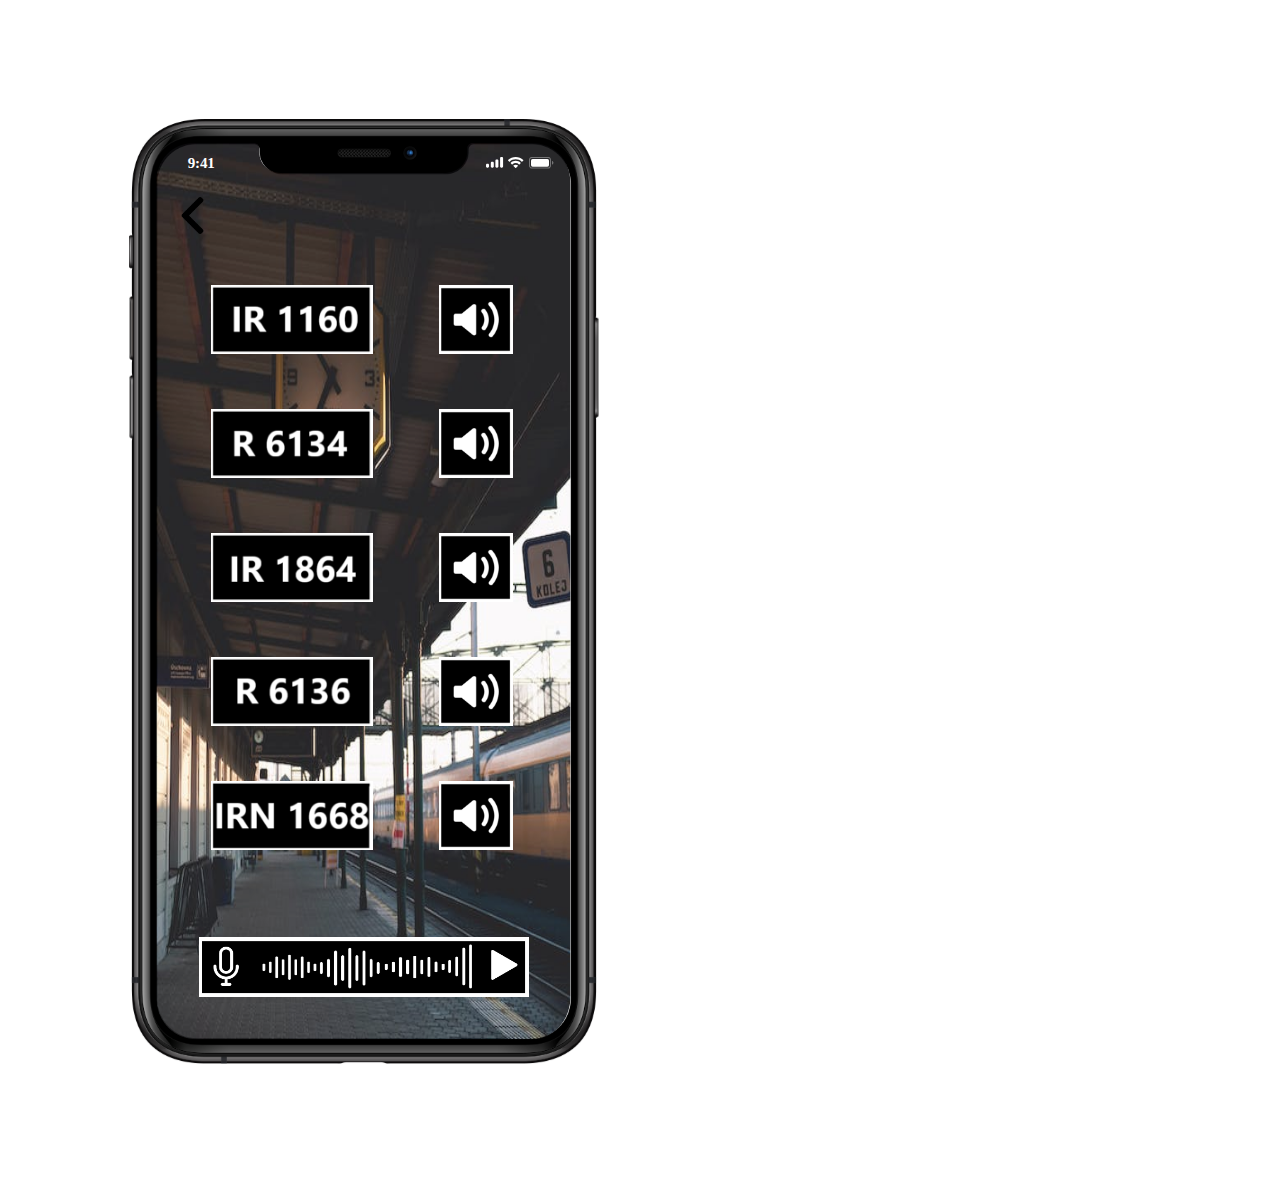
<file: adobe_xd/Web_1920___7.html>
<!DOCTYPE html>
<html>
<head>
<meta charset="utf-8"/>
<meta http-equiv="X-UA-Compatible" content="IE=edge"/>
<meta name="viewport" content="width=device-width, initial-scale=1.0">
<title>Web 1920 – 7</title>
<style id="applicationStylesheet" type="text/css">
	.mediaViewInfo {
		--web-view-name: Web 1920 – 7;
		--web-view-id: Web_1920__7;
		--web-scale-on-resize: true;
		--web-enable-deep-linking: true;
	}
	:root {
		--web-view-ids: Web_1920__7;
	}
	* {
		margin: 0;
		padding: 0;
		box-sizing: border-box;
		border: none;
	}
	#Web_1920__7 {
		position: absolute;
		width: 727px;
		height: 1183px;
		background-color: rgba(255,255,255,1);
		overflow: hidden;
		--web-view-name: Web 1920 – 7;
		--web-view-id: Web_1920__7;
		--web-scale-on-resize: true;
		--web-enable-deep-linking: true;
	}
	@keyframes  {
	
	
	}
	#Group_6 {
		position: absolute;
		width: 470px;
		height: 945.68px;
		left: 128.5px;
		top: 118.66px;
		overflow: visible;
	}
	#iPhone_Xs_Max {
		position: absolute;
		width: 470px;
		height: 945.68px;
		left: 0px;
		top: 0px;
		overflow: visible;
	}
	#iPhone_Xs_Max_n {
		position: absolute;
		width: 470px;
		height: 945.68px;
		left: 0px;
		top: 0px;
		overflow: visible;
	}
	#Mask_Group_1 {
		position: absolute;
		width: 414.543px;
		height: 896px;
		left: 27.728px;
		top: 24.84px;
		overflow: visible;
	}
	#n_iPhone_XS__Bars__Status__Def {
		position: absolute;
		width: 379.606px;
		height: 18px;
		left: 45.197px;
		top: 36.111px;
		overflow: visible;
	}
	#Action {
		position: absolute;
		width: 54px;
		height: 18px;
		left: 0px;
		top: 0px;
		overflow: visible;
	}
	#n_Time {
		left: 0px;
		top: 0px;
		position: absolute;
		overflow: hidden;
		width: 55px;
		height: 18px;
		text-align: center;
		font-family: SF Pro Text;
		font-style: normal;
		font-weight: bold;
		font-size: 15px;
		color: rgba(255,255,255,1);
		letter-spacing: -0.11px;
	}
	#Container {
		position: absolute;
		width: 67px;
		height: 11.5px;
		left: 312.606px;
		top: 2.16px;
		overflow: visible;
	}
	#Battery {
		position: absolute;
		width: 24.5px;
		height: 11.5px;
		left: 42.5px;
		top: 0px;
		overflow: visible;
	}
	#Rectangle {
		fill: rgba(255,255,255,0.361);
	}
	.Rectangle {
		overflow: visible;
		position: absolute;
		width: 24.5px;
		height: 11.5px;
		left: 0px;
		top: 0px;
		transform: matrix(1,0,0,1,0,0);
	}
	#Rectangle_v {
		fill: rgba(255,255,255,1);
	}
	.Rectangle_v {
		position: absolute;
		overflow: visible;
		width: 18px;
		height: 7.667px;
		left: 2px;
		top: 1.917px;
	}
	#Combined_Shape {
		fill: rgba(255,255,255,1);
	}
	.Combined_Shape {
		overflow: visible;
		position: absolute;
		width: 17.1px;
		height: 10.7px;
		left: 0px;
		top: 0.44px;
		transform: matrix(1,0,0,1,0,0);
	}
	#Wi-Fi {
		fill: rgba(255,255,255,1);
	}
	.Wi-Fi {
		overflow: visible;
		position: absolute;
		width: 15.4px;
		height: 11.057px;
		left: 22.1px;
		top: 0.24px;
		transform: matrix(1,0,0,1,0,0);
	}
	#NoPath_-_Copy_3 {
		position: absolute;
		width: 37px;
		height: 37px;
		left: 174px;
		top: 197px;
		overflow: visible;
		--web-animation: fadein undefineds undefined;
		--web-action-type: page;
		--web-action-target: Web_1920___1.html;
		cursor: pointer;
	}
	#TRAIN {
		position: absolute;
		width: 162px;
		height: 69px;
		left: 211px;
		top: 285px;
		overflow: visible;
	}
	#Image_8 {
		position: absolute;
		width: 162px;
		height: 69px;
		left: 211px;
		top: 533px;
		overflow: visible;
	}
	#Image_9 {
		position: absolute;
		width: 162px;
		height: 69px;
		left: 211px;
		top: 409px;
		overflow: visible;
	}
	#Image_10 {
		position: absolute;
		width: 162px;
		height: 69px;
		left: 211px;
		top: 657px;
		overflow: visible;
	}
	#Image_11 {
		position: absolute;
		width: 162px;
		height: 69px;
		left: 211px;
		top: 781px;
		overflow: visible;
	}
	#Image_12 {
		position: absolute;
		width: 74px;
		height: 69px;
		left: 439px;
		top: 285px;
		overflow: visible;
	}
	#Image_12_ {
		position: absolute;
		width: 74px;
		height: 69px;
		left: 439px;
		top: 409px;
		overflow: visible;
	}
	#Image_12_ba {
		position: absolute;
		width: 74px;
		height: 69px;
		left: 439px;
		top: 533px;
		overflow: visible;
	}
	#Image_12_bb {
		position: absolute;
		width: 74px;
		height: 69px;
		left: 439px;
		top: 657px;
		overflow: visible;
	}
	#Image_12_bc {
		position: absolute;
		width: 74px;
		height: 69px;
		left: 439px;
		top: 781px;
		overflow: visible;
	}
	#Image_13 {
		position: absolute;
		width: 330px;
		height: 60px;
		left: 199px;
		top: 937px;
		overflow: visible;
	}
</style>
<script id="applicationScript">
///////////////////////////////////////
// INITIALIZATION
///////////////////////////////////////

/**
 * Functionality for scaling, showing by media query, and navigation between multiple pages on a single page. 
 * Code subject to change.
 **/

if (window.console==null) { window["console"] = { log : function() {} } }; // some browsers do not set console

var Application = function() {
	// event constants
	this.prefix = "--web-";
	this.NAVIGATION_CHANGE = "viewChange";
	this.VIEW_NOT_FOUND = "viewNotFound";
	this.VIEW_CHANGE = "viewChange";
	this.VIEW_CHANGING = "viewChanging";
	this.STATE_NOT_FOUND = "stateNotFound";
	this.APPLICATION_COMPLETE = "applicationComplete";
	this.APPLICATION_RESIZE = "applicationResize";
	this.SIZE_STATE_NAME = "data-is-view-scaled";
	this.STATE_NAME = this.prefix + "state";

	this.lastTrigger = null;
	this.lastView = null;
	this.lastState = null;
	this.lastOverlay = null;
	this.currentView = null;
	this.currentState = null;
	this.currentOverlay = null;
	this.currentQuery = {index: 0, rule: null, mediaText: null, id: null};
	this.inclusionQuery = "(min-width: 0px)";
	this.exclusionQuery = "none and (min-width: 99999px)";
	this.LastModifiedDateLabelName = "LastModifiedDateLabel";
	this.viewScaleSliderId = "ViewScaleSliderInput";
	this.pageRefreshedName = "showPageRefreshedNotification";
	this.application = null;
	this.applicationStylesheet = null;
	this.showByMediaQuery = null;
	this.mediaQueryDictionary = {};
	this.viewsDictionary = {};
	this.addedViews = [];
	this.viewStates = [];
	this.views = [];
	this.viewIds = [];
	this.viewQueries = {};
	this.overlays = {};
	this.overlayIds = [];
	this.numberOfViews = 0;
	this.verticalPadding = 0;
	this.horizontalPadding = 0;
	this.stateName = null;
	this.viewScale = 1;
	this.viewLeft = 0;
	this.viewTop = 0;
	this.horizontalScrollbarsNeeded = false;
	this.verticalScrollbarsNeeded = false;

	// view settings
	this.showUpdateNotification = false;
	this.showNavigationControls = false;
	this.scaleViewsToFit = false;
	this.scaleToFitOnDoubleClick = false;
	this.actualSizeOnDoubleClick = false;
	this.scaleViewsOnResize = false;
	this.navigationOnKeypress = false;
	this.showViewName = false;
	this.enableDeepLinking = true;
	this.refreshPageForChanges = false;
	this.showRefreshNotifications = true;

	// view controls
	this.scaleViewSlider = null;
	this.lastModifiedLabel = null;
	this.supportsPopState = false; // window.history.pushState!=null;
	this.initialized = false;

	// refresh properties
	this.refreshDuration = 250;
	this.lastModifiedDate = null;
	this.refreshRequest = null;
	this.refreshInterval = null;
	this.refreshContent = null;
	this.refreshContentSize = null;
	this.refreshCheckContent = false;
	this.refreshCheckContentSize = false;

	var self = this;

	self.initialize = function(event) {
		var view = self.getVisibleView();
		var views = self.getVisibleViews();
		if (view==null) view = self.getInitialView();
		self.collectViews();
		self.collectOverlays();
		self.collectMediaQueries();

		for (let index = 0; index < views.length; index++) {
			var view = views[index];
			self.setViewOptions(view);
			self.setViewVariables(view);
			self.centerView(view);
		}

		// sometimes the body size is 0 so we call this now and again later
		if (self.initialized) {
			window.addEventListener(self.NAVIGATION_CHANGE, self.viewChangeHandler);
			window.addEventListener("keyup", self.keypressHandler);
			window.addEventListener("keypress", self.keypressHandler);
			window.addEventListener("resize", self.resizeHandler);
			window.document.addEventListener("dblclick", self.doubleClickHandler);

			if (self.supportsPopState) {
				window.addEventListener('popstate', self.popStateHandler);
			}
			else {
				window.addEventListener('hashchange', self.hashChangeHandler);
			}

			// we are ready to go
			window.dispatchEvent(new Event(self.APPLICATION_COMPLETE));
		}

		if (self.initialized==false) {
			if (self.enableDeepLinking) {
				self.syncronizeViewToURL();
			} 
	
			if (self.refreshPageForChanges) {
				self.setupRefreshForChanges();
			}
	
			self.initialized = true;
		}
		
		if (self.scaleViewsToFit) {
			self.viewScale = self.scaleViewToFit(view);
			
			if (self.viewScale<0) {
				setTimeout(self.scaleViewToFit, 500, view);
			}
		}
		else if (view) {
			self.viewScale = self.getViewScaleValue(view);
			self.centerView(view);
			self.updateSliderValue(self.viewScale);
		}
		else {
			// no view found
		}
	
		if (self.showUpdateNotification) {
			self.showNotification();
		}

		//"addEventListener" in window ? null : window.addEventListener = window.attachEvent;
		//"addEventListener" in document ? null : document.addEventListener = document.attachEvent;
	}


	///////////////////////////////////////
	// AUTO REFRESH 
	///////////////////////////////////////

	self.setupRefreshForChanges = function() {
		self.refreshRequest = new XMLHttpRequest();

		if (!self.refreshRequest) {
			return false;
		}

		// get document start values immediately
		self.requestRefreshUpdate();
	}

	/**
	 * Attempt to check the last modified date by the headers 
	 * or the last modified property from the byte array (experimental)
	 **/
	self.requestRefreshUpdate = function() {
		var url = document.location.href;
		var protocol = window.location.protocol;
		var method;
		
		try {

			if (self.refreshCheckContentSize) {
				self.refreshRequest.open('HEAD', url, true);
			}
			else if (self.refreshCheckContent) {
				self.refreshContent = document.documentElement.outerHTML;
				self.refreshRequest.open('GET', url, true);
				self.refreshRequest.responseType = "text";
			}
			else {

				// get page last modified date for the first call to compare to later
				if (self.lastModifiedDate==null) {

					// File system does not send headers in FF so get blob if possible
					if (protocol=="file:") {
						self.refreshRequest.open("GET", url, true);
						self.refreshRequest.responseType = "blob";
					}
					else {
						self.refreshRequest.open("HEAD", url, true);
						self.refreshRequest.responseType = "blob";
					}

					self.refreshRequest.onload = self.refreshOnLoadOnceHandler;

					// In some browsers (Chrome & Safari) this error occurs at send: 
					// 
					// Chrome - Access to XMLHttpRequest at 'file:///index.html' from origin 'null' 
					// has been blocked by CORS policy: 
					// Cross origin requests are only supported for protocol schemes: 
					// http, data, chrome, chrome-extension, https.
					// 
					// Safari - XMLHttpRequest cannot load file:///Users/user/Public/index.html. Cross origin requests are only supported for HTTP.
					// 
					// Solution is to run a local server, set local permissions or test in another browser
					self.refreshRequest.send(null);

					// In MS browsers the following behavior occurs possibly due to an AJAX call to check last modified date: 
					// 
					// DOM7011: The code on this page disabled back and forward caching.

					// In Brave (Chrome) error when on the server
					// index.js:221 HEAD https://www.example.com/ net::ERR_INSUFFICIENT_RESOURCES
					// self.refreshRequest.send(null);

				}
				else {
					self.refreshRequest = new XMLHttpRequest();
					self.refreshRequest.onreadystatechange = self.refreshHandler;
					self.refreshRequest.ontimeout = function() {
						self.log("Couldn't find page to check for updates");
					}
					
					var method;
					if (protocol=="file:") {
						method = "GET";
					}
					else {
						method = "HEAD";
					}

					//refreshRequest.open('HEAD', url, true);
					self.refreshRequest.open(method, url, true);
					self.refreshRequest.responseType = "blob";
					self.refreshRequest.send(null);
				}
			}
		}
		catch (error) {
			self.log("Refresh failed for the following reason:")
			self.log(error);
		}
	}

	self.refreshHandler = function() {
		var contentSize;

		try {

			if (self.refreshRequest.readyState === XMLHttpRequest.DONE) {
				
				if (self.refreshRequest.status === 2 || 
					self.refreshRequest.status === 200) {
					var pageChanged = false;

					self.updateLastModifiedLabel();

					if (self.refreshCheckContentSize) {
						var lastModifiedHeader = self.refreshRequest.getResponseHeader("Last-Modified");
						contentSize = self.refreshRequest.getResponseHeader("Content-Length");
						//lastModifiedDate = refreshRequest.getResponseHeader("Last-Modified");
						var headers = self.refreshRequest.getAllResponseHeaders();
						var hasContentHeader = headers.indexOf("Content-Length")!=-1;
						
						if (hasContentHeader) {
							contentSize = self.refreshRequest.getResponseHeader("Content-Length");

							// size has not been set yet
							if (self.refreshContentSize==null) {
								self.refreshContentSize = contentSize;
								// exit and let interval call this method again
								return;
							}

							if (contentSize!=self.refreshContentSize) {
								pageChanged = true;
							}
						}
					}
					else if (self.refreshCheckContent) {

						if (self.refreshRequest.responseText!=self.refreshContent) {
							pageChanged = true;
						}
					}
					else {
						lastModifiedHeader = self.getLastModified(self.refreshRequest);

						if (self.lastModifiedDate!=lastModifiedHeader) {
							self.log("lastModifiedDate:" + self.lastModifiedDate + ",lastModifiedHeader:" +lastModifiedHeader);
							pageChanged = true;
						}

					}

					
					if (pageChanged) {
						clearInterval(self.refreshInterval);
						self.refreshUpdatedPage();
						return;
					}

				}
				else {
					self.log('There was a problem with the request.');
				}

			}
		}
		catch( error ) {
			//console.log('Caught Exception: ' + error);
		}
	}

	self.refreshOnLoadOnceHandler = function(event) {

		// get the last modified date
		if (self.refreshRequest.response) {
			self.lastModifiedDate = self.getLastModified(self.refreshRequest);

			if (self.lastModifiedDate!=null) {

				if (self.refreshInterval==null) {
					self.refreshInterval = setInterval(self.requestRefreshUpdate, self.refreshDuration);
				}
			}
			else {
				self.log("Could not get last modified date from the server");
			}
		}
	}

	self.refreshUpdatedPage = function() {
		if (self.showRefreshNotifications) {
			var date = new Date().setTime((new Date().getTime()+10000));
			document.cookie = encodeURIComponent(self.pageRefreshedName) + "=true" + "; max-age=6000;" + " path=/";
		}

		document.location.reload(true);
	}

	self.showNotification = function(duration) {
		var notificationID = self.pageRefreshedName+"ID";
		var notification = document.getElementById(notificationID);
		if (duration==null) duration = 4000;

		if (notification!=null) {return;}

		notification = document.createElement("div");
		notification.id = notificationID;
		notification.textContent = "PAGE UPDATED";
		var styleRule = ""
		styleRule = "position: fixed; padding: 7px 16px 6px 16px; font-family: Arial, sans-serif; font-size: 10px; font-weight: bold; left: 50%;";
		styleRule += "top: 20px; background-color: rgba(0,0,0,.5); border-radius: 12px; color:rgb(235, 235, 235); transition: all 2s linear;";
		styleRule += "transform: translateX(-50%); letter-spacing: .5px; filter: drop-shadow(2px 2px 6px rgba(0, 0, 0, .1)); cursor: pointer";
		notification.setAttribute("style", styleRule);

		notification.className = "PageRefreshedClass";
		notification.addEventListener("click", function() {
			notification.parentNode.removeChild(notification);
		});
		
		document.body.appendChild(notification);

		setTimeout(function() {
			notification.style.opacity = "0";
			notification.style.filter = "drop-shadow( 0px 0px 0px rgba(0,0,0, .5))";
			setTimeout(function() {
				try {
					notification.parentNode.removeChild(notification);
				} catch(error) {}
			}, duration)
		}, duration);

		document.cookie = encodeURIComponent(self.pageRefreshedName) + "=; max-age=1; path=/";
	}

	/**
	 * Get the last modified date from the header 
	 * or file object after request has been received
	 **/
	self.getLastModified = function(request) {
		var date;

		// file protocol - FILE object with last modified property
		if (request.response && request.response.lastModified) {
			date = request.response.lastModified;
		}
		
		// http protocol - check headers
		if (date==null) {
			date = request.getResponseHeader("Last-Modified");
		}

		return date;
	}

	self.updateLastModifiedLabel = function() {
		var labelValue = "";
		
		if (self.lastModifiedLabel==null) {
			self.lastModifiedLabel = document.getElementById("LastModifiedLabel");
		}

		if (self.lastModifiedLabel) {
			var seconds = parseInt(((new Date().getTime() - Date.parse(document.lastModified)) / 1000 / 60) * 100 + "");
			var minutes = 0;
			var hours = 0;

			if (seconds < 60) {
				seconds = Math.floor(seconds/10)*10;
				labelValue = seconds + " seconds";
			}
			else {
				minutes = parseInt((seconds/60) + "");

				if (minutes>60) {
					hours = parseInt((seconds/60/60) +"");
					labelValue += hours==1 ? " hour" : " hours";
				}
				else {
					labelValue = minutes+"";
					labelValue += minutes==1 ? " minute" : " minutes";
				}
			}
			
			if (seconds<10) {
				labelValue = "Updated now";
			}
			else {
				labelValue = "Updated " + labelValue + " ago";
			}

			if (self.lastModifiedLabel.firstElementChild) {
				self.lastModifiedLabel.firstElementChild.textContent = labelValue;

			}
			else if ("textContent" in self.lastModifiedLabel) {
				self.lastModifiedLabel.textContent = labelValue;
			}
		}
	}

	self.getShortString = function(string, length) {
		if (length==null) length = 30;
		string = string!=null ? string.substr(0, length).replace(/\n/g, "") : "[String is null]";
		return string;
	}

	self.getShortNumber = function(value, places) {
		if (places==null || places<1) places = 4;
		value = Math.round(value * Math.pow(10,places)) / Math.pow(10, places);
		return value;
	}

	///////////////////////////////////////
	// NAVIGATION CONTROLS
	///////////////////////////////////////

	self.updateViewLabel = function() {
		var viewNavigationLabel = document.getElementById("ViewNavigationLabel");
		var view = self.getVisibleView();
		var viewIndex = view ? self.getViewIndex(view) : -1;
		var viewName = view ? self.getViewPreferenceValue(view, self.prefix + "view-name") : null;
		var viewId = view ? view.id : null;

		if (viewNavigationLabel && view) {
			if (viewName && viewName.indexOf('"')!=-1) {
				viewName = viewName.replace(/"/g, "");
			}

			if (self.showViewName) {
				viewNavigationLabel.textContent = viewName;
				self.setTooltip(viewNavigationLabel, viewIndex + 1 + " of " + self.numberOfViews);
			}
			else {
				viewNavigationLabel.textContent = viewIndex + 1 + " of " + self.numberOfViews;
				self.setTooltip(viewNavigationLabel, viewName);
			}

		}
	}

	self.updateURL = function(view) {
		view = view == null ? self.getVisibleView() : view;
		var viewId = view ? view.id : null
		var viewFragment = view ? "#"+ viewId : null;

		if (viewId && self.viewIds.length>1 && self.enableDeepLinking) {

			if (self.supportsPopState==false) {
				self.setFragment(viewId);
			}
			else {
				if (viewFragment!=window.location.hash) {

					if (window.location.hash==null) {
						window.history.replaceState({name:viewId}, null, viewFragment);
					}
					else {
						window.history.pushState({name:viewId}, null, viewFragment);
					}
				}
			}
		}
	}

	self.updateURLState = function(view, stateName) {
		stateName = view && (stateName=="" || stateName==null) ? self.getStateNameByViewId(view.id) : stateName;

		if (self.supportsPopState==false) {
			self.setFragment(stateName);
		}
		else {
			if (stateName!=window.location.hash) {

				if (window.location.hash==null) {
					window.history.replaceState({name:view.viewId}, null, stateName);
				}
				else {
					window.history.pushState({name:view.viewId}, null, stateName);
				}
			}
		}
	}

	self.setFragment = function(value) {
		window.location.hash = "#" + value;
	}

	self.setTooltip = function(element, value) {
		// setting the tooltip in edge causes a page crash on hover
		if (/Edge/.test(navigator.userAgent)) { return; }

		if ("title" in element) {
			element.title = value;
		}
	}

	self.getStylesheetRules = function(styleSheet) {
		try {
			if (styleSheet) return styleSheet.cssRules || styleSheet.rules;
	
			return document.styleSheets[0]["cssRules"] || document.styleSheets[0]["rules"];
		}
		catch (error) {
			// ERRORS:
			// SecurityError: The operation is insecure.
			// Errors happen when script loads before stylesheet or loading an external css locally

			// InvalidAccessError: A parameter or an operation is not supported by the underlying object
			// Place script after stylesheet

			console.log(error);
			if (error.toString().indexOf("The operation is insecure")!=-1) {
				console.log("Load the stylesheet before the script or load the stylesheet inline until it can be loaded on a server")
			}
			return [];
		}
	}

	/**
	 * If single page application hide all of the views. 
	 * @param {Number} selectedIndex if provided shows the view at index provided
	 **/
	self.hideViews = function(selectedIndex, animation) {
		var rules = self.getStylesheetRules();
		var queryIndex = 0;
		var numberOfRules = rules!=null ? rules.length : 0;

		// loop through rules and hide media queries except selected
		for (var i=0;i<numberOfRules;i++) {
			var rule = rules[i];
			var cssText = rule && rule.cssText;

			if (rule.media!=null && cssText.match("--web-view-name:")) {

				if (queryIndex==selectedIndex) {
					self.currentQuery.mediaText = rule.conditionText;
					self.currentQuery.index = selectedIndex;
					self.currentQuery.rule = rule;
					self.enableMediaQuery(rule);
				}
				else {
					if (animation) {
						self.fadeOut(rule)
					}
					else {
						self.disableMediaQuery(rule);
					}
				}
				
				queryIndex++;
			}
		}

		self.numberOfViews = queryIndex;
		self.updateViewLabel();
		self.updateURL();

		self.dispatchViewChange();

		var view = self.getVisibleView();
		var viewIndex = view ? self.getViewIndex(view) : -1;

		return viewIndex==selectedIndex ? view : null;
	}

	/**
	 * If single page application hide all of the views. 
	 * @param {HTMLElement} selectedView if provided shows the view passed in
	 **/
	 self.hideAllViews = function(selectedView, animation) {
		var views = self.views;
		var queryIndex = 0;
		var numberOfViews = views!=null ? views.length : 0;

		// loop through rules and hide media queries except selected
		for (var i=0;i<numberOfViews;i++) {
			var viewData = views[i];
			var view = viewData && viewData.view;
			var mediaRule = viewData && viewData.mediaRule;
			
			if (view==selectedView) {
				self.currentQuery.mediaText = mediaRule.conditionText;
				self.currentQuery.index = queryIndex;
				self.currentQuery.rule = mediaRule;
				self.enableMediaQuery(mediaRule);
			}
			else {
				if (animation) {
					self.fadeOut(mediaRule)
				}
				else {
					self.disableMediaQuery(mediaRule);
				}
			}
			
			queryIndex++;
		}

		self.numberOfViews = queryIndex;
		self.updateViewLabel();
		self.updateURL();
		self.dispatchViewChange();

		var visibleView = self.getVisibleView();

		return visibleView==selectedView ? selectedView : null;
	}

	/**
	 * Hide view
	 * @param {Object} view element to hide
	 **/
	self.hideView = function(view) {
		var rule = view ? self.mediaQueryDictionary[view.id] : null;

		if (rule) {
			self.disableMediaQuery(rule);
		}
	}

	/**
	 * Hide overlay
	 * @param {Object} overlay element to hide
	 **/
	self.hideOverlay = function(overlay) {
		var rule = overlay ? self.mediaQueryDictionary[overlay.id] : null;

		if (rule) {
			self.disableMediaQuery(rule);

			//if (self.showByMediaQuery) {
				overlay.style.display = "none";
			//}
		}
	}

	/**
	 * Show the view by media query. Does not hide current views
	 * Sets view options by default
	 * @param {Object} view element to show
	 * @param {Boolean} setViewOptions sets view options if null or true
	 */
	self.showViewByMediaQuery = function(view, setViewOptions) {
		var id = view ? view.id : null;
		var query = id ? self.mediaQueryDictionary[id] : null;
		var isOverlay = view ? self.isOverlay(view) : false;
		setViewOptions = setViewOptions==null ? true : setViewOptions;

		if (query) {
			self.enableMediaQuery(query);

			if (isOverlay && view && setViewOptions) {
				self.setViewVariables(null, view);
			}
			else {
				if (view && setViewOptions) self.setViewOptions(view);
				if (view && setViewOptions) self.setViewVariables(view);
			}
		}
	}

	/**
	 * Show the view. Does not hide current views
	 */
	self.showView = function(view, setViewOptions) {
		var id = view ? view.id : null;
		var query = id ? self.mediaQueryDictionary[id] : null;
		var display = null;
		setViewOptions = setViewOptions==null ? true : setViewOptions;

		if (query) {
			self.enableMediaQuery(query);
			if (view==null) view =self.getVisibleView();
			if (view && setViewOptions) self.setViewOptions(view);
		}
		else if (id) {
			display = window.getComputedStyle(view).getPropertyValue("display");
			if (display=="" || display=="none") {
				view.style.display = "block";
			}
		}

		if (view) {
			if (self.currentView!=null) {
				self.lastView = self.currentView;
			}

			self.currentView = view;
		}
	}

	self.showViewById = function(id, setViewOptions) {
		var view = id ? self.getViewById(id) : null;

		if (view) {
			self.showView(view);
			return;
		}

		self.log("View not found '" + id + "'");
	}

	self.getElementView = function(element) {
		var view = element;
		var viewFound = false;

		while (viewFound==false || view==null) {
			if (view && self.viewsDictionary[view.id]) {
				return view;
			}
			view = view.parentNode;
		}
	}

	/**
	 * Show overlay over view
	 * @param {Event | HTMLElement} event event or html element with styles applied
	 * @param {String} id id of view or view reference
	 * @param {Number} x x location
	 * @param {Number} y y location
	 */
	self.showOverlay = function(event, id, x, y) {
		var overlay = id && typeof id === 'string' ? self.getViewById(id) : id ? id : null;
		var query = overlay ? self.mediaQueryDictionary[overlay.id] : null;
		var centerHorizontally = false;
		var centerVertically = false;
		var anchorLeft = false;
		var anchorTop = false;
		var anchorRight = false;
		var anchorBottom = false;
		var display = null;
		var reparent = true;
		var view = null;
		
		if (overlay==null || overlay==false) {
			self.log("Overlay not found, '"+ id + "'");
			return;
		}

		// get enter animation - event target must have css variables declared
		if (event) {
			var button = event.currentTarget || event; // can be event or htmlelement
			var buttonComputedStyles = getComputedStyle(button);
			var actionTargetValue = buttonComputedStyles.getPropertyValue(self.prefix+"action-target").trim();
			var animation = buttonComputedStyles.getPropertyValue(self.prefix+"animation").trim();
			var isAnimated = animation!="";
			var targetType = buttonComputedStyles.getPropertyValue(self.prefix+"action-type").trim();
			var actionTarget = self.application ? null : self.getElement(actionTargetValue);
			var actionTargetStyles = actionTarget ? actionTarget.style : null;

			if (actionTargetStyles) {
				actionTargetStyles.setProperty("animation", animation);
			}

			if ("stopImmediatePropagation" in event) {
				event.stopImmediatePropagation();
			}
		}
		
		if (self.application==false || targetType=="page") {
			document.location.href = "./" + actionTargetValue;
			return;
		}

		// remove any current overlays
		if (self.currentOverlay) {

			// act as switch if same button
			if (self.currentOverlay==actionTarget || self.currentOverlay==null) {
				if (self.lastTrigger==button) {
					self.removeOverlay(isAnimated);
					return;
				}
			}
			else {
				self.removeOverlay(isAnimated);
			}
		}

		if (reparent) {
			view = self.getElementView(button);
			if (view) {
				view.appendChild(overlay);
			}
		}

		if (query) {
			//self.setElementAnimation(overlay, null);
			//overlay.style.animation = animation;
			self.enableMediaQuery(query);
			
			var display = overlay && overlay.style.display;
			
			if (overlay && display=="" || display=="none") {
				overlay.style.display = "block";
				//self.setViewOptions(overlay);
			}

			// add animation defined in event target style declaration
			if (animation && self.supportAnimations) {
				self.fadeIn(overlay, false, animation);
			}
		}
		else if (id) {

			display = window.getComputedStyle(overlay).getPropertyValue("display");

			if (display=="" || display=="none") {
				overlay.style.display = "block";
			}

			// add animation defined in event target style declaration
			if (animation && self.supportAnimations) {
				self.fadeIn(overlay, false, animation);
			}
		}

		// do not set x or y position if centering
		var horizontal = self.prefix + "center-horizontally";
		var vertical = self.prefix + "center-vertically";
		var style = overlay.style;
		var transform = [];

		centerHorizontally = self.getIsStyleDefined(id, horizontal) ? self.getViewPreferenceBoolean(overlay, horizontal) : false;
		centerVertically = self.getIsStyleDefined(id, vertical) ? self.getViewPreferenceBoolean(overlay, vertical) : false;
		anchorLeft = self.getIsStyleDefined(id, "left");
		anchorRight = self.getIsStyleDefined(id, "right");
		anchorTop = self.getIsStyleDefined(id, "top");
		anchorBottom = self.getIsStyleDefined(id, "bottom");

		
		if (self.viewsDictionary[overlay.id] && self.viewsDictionary[overlay.id].styleDeclaration) {
			style = self.viewsDictionary[overlay.id].styleDeclaration.style;
		}
		
		if (centerHorizontally) {
			style.left = "50%";
			style.transformOrigin = "0 0";
			transform.push("translateX(-50%)");
		}
		else if (anchorRight && anchorLeft) {
			style.left = x + "px";
		}
		else if (anchorRight) {
			//style.right = x + "px";
		}
		else {
			style.left = x + "px";
		}
		
		if (centerVertically) {
			style.top = "50%";
			transform.push("translateY(-50%)");
			style.transformOrigin = "0 0";
		}
		else if (anchorTop && anchorBottom) {
			style.top = y + "px";
		}
		else if (anchorBottom) {
			//style.bottom = y + "px";
		}
		else {
			style.top = y + "px";
		}

		if (transform.length) {
			style.transform = transform.join(" ");
		}

		self.currentOverlay = overlay;
		self.lastTrigger = button;
	}

	self.goBack = function() {
		if (self.currentOverlay) {
			self.removeOverlay();
		}
		else if (self.lastView) {
			self.goToView(self.lastView.id);
		}
	}

	self.removeOverlay = function(animate) {
		var overlay = self.currentOverlay;
		animate = animate===false ? false : true;

		if (overlay) {
			var style = overlay.style;
			
			if (style.animation && self.supportAnimations && animate) {
				self.reverseAnimation(overlay, true);

				var duration = self.getAnimationDuration(style.animation, true);
		
				setTimeout(function() {
					self.setElementAnimation(overlay, null);
					self.hideOverlay(overlay);
					self.currentOverlay = null;
				}, duration);
			}
			else {
				self.setElementAnimation(overlay, null);
				self.hideOverlay(overlay);
				self.currentOverlay = null;
			}
		}
	}

	/**
	 * Reverse the animation and hide after
	 * @param {Object} target element with animation
	 * @param {Boolean} hide hide after animation ends
	 */
	self.reverseAnimation = function(target, hide) {
		var lastAnimation = null;
		var style = target.style;

		style.animationPlayState = "paused";
		lastAnimation = style.animation;
		style.animation = null;
		style.animationPlayState = "paused";

		if (hide) {
			//target.addEventListener("animationend", self.animationEndHideHandler);
	
			var duration = self.getAnimationDuration(lastAnimation, true);
			var isOverlay = self.isOverlay(target);
	
			setTimeout(function() {
				self.setElementAnimation(target, null);

				if (isOverlay) {
					self.hideOverlay(target);
				}
				else {
					self.hideView(target);
				}
			}, duration);
		}

		setTimeout(function() {
			style.animation = lastAnimation;
			style.animationPlayState = "paused";
			style.animationDirection = "reverse";
			style.animationPlayState = "running";
		}, 30);
	}

	self.animationEndHandler = function(event) {
		var target = event.currentTarget;
		self.dispatchEvent(new Event(event.type));
	}

	self.isOverlay = function(view) {
		var result = view ? self.getViewPreferenceBoolean(view, self.prefix + "is-overlay") : false;

		return result;
	}

	self.animationEndHideHandler = function(event) {
		var target = event.currentTarget;
		self.setViewVariables(null, target);
		self.hideView(target);
		target.removeEventListener("animationend", self.animationEndHideHandler);
	}

	self.animationEndShowHandler = function(event) {
		var target = event.currentTarget;
		target.removeEventListener("animationend", self.animationEndShowHandler);
	}

	self.setViewOptions = function(view) {

		if (view) {
			self.minimumScale = self.getViewPreferenceValue(view, self.prefix + "minimum-scale");
			self.maximumScale = self.getViewPreferenceValue(view, self.prefix + "maximum-scale");
			self.scaleViewsToFit = self.getViewPreferenceBoolean(view, self.prefix + "scale-to-fit");
			self.scaleToFitType = self.getViewPreferenceValue(view, self.prefix + "scale-to-fit-type");
			self.scaleToFitOnDoubleClick = self.getViewPreferenceBoolean(view, self.prefix + "scale-on-double-click");
			self.actualSizeOnDoubleClick = self.getViewPreferenceBoolean(view, self.prefix + "actual-size-on-double-click");
			self.scaleViewsOnResize = self.getViewPreferenceBoolean(view, self.prefix + "scale-on-resize");
			self.enableScaleUp = self.getViewPreferenceBoolean(view, self.prefix + "enable-scale-up");
			self.centerHorizontally = self.getViewPreferenceBoolean(view, self.prefix + "center-horizontally");
			self.centerVertically = self.getViewPreferenceBoolean(view, self.prefix + "center-vertically");
			self.navigationOnKeypress = self.getViewPreferenceBoolean(view, self.prefix + "navigate-on-keypress");
			self.showViewName = self.getViewPreferenceBoolean(view, self.prefix + "show-view-name");
			self.refreshPageForChanges = self.getViewPreferenceBoolean(view, self.prefix + "refresh-for-changes");
			self.refreshPageForChangesInterval = self.getViewPreferenceValue(view, self.prefix + "refresh-interval");
			self.showNavigationControls = self.getViewPreferenceBoolean(view, self.prefix + "show-navigation-controls");
			self.scaleViewSlider = self.getViewPreferenceBoolean(view, self.prefix + "show-scale-controls");
			self.enableDeepLinking = self.getViewPreferenceBoolean(view, self.prefix + "enable-deep-linking");
			self.singlePageApplication = self.getViewPreferenceBoolean(view, self.prefix + "application");
			self.showByMediaQuery = self.getViewPreferenceBoolean(view, self.prefix + "show-by-media-query");
			self.showUpdateNotification = document.cookie!="" ? document.cookie.indexOf(self.pageRefreshedName)!=-1 : false;
			self.imageComparisonDuration = self.getViewPreferenceValue(view, self.prefix + "image-comparison-duration");
			self.supportAnimations = self.getViewPreferenceBoolean(view, self.prefix + "enable-animations", true);

			if (self.scaleViewsToFit) {
				var newScaleValue = self.scaleViewToFit(view);
				
				if (newScaleValue<0) {
					setTimeout(self.scaleViewToFit, 500, view);
				}
			}
			else {
				self.viewScale = self.getViewScaleValue(view);
				self.viewToFitWidthScale = self.getViewFitToViewportWidthScale(view, self.enableScaleUp)
				self.viewToFitHeightScale = self.getViewFitToViewportScale(view, self.enableScaleUp);
				self.updateSliderValue(self.viewScale);
			}

			if (self.imageComparisonDuration!=null) {
				// todo
			}

			if (self.refreshPageForChangesInterval!=null) {
				self.refreshDuration = Number(self.refreshPageForChangesInterval);
			}
		}
	}

	self.previousView = function(event) {
		var rules = self.getStylesheetRules();
		var view = self.getVisibleView()
		var index = view ? self.getViewIndex(view) : -1;
		var prevQueryIndex = index!=-1 ? index-1 : self.currentQuery.index-1;
		var queryIndex = 0;
		var numberOfRules = rules!=null ? rules.length : 0;

		if (event) {
			event.stopImmediatePropagation();
		}

		if (prevQueryIndex<0) {
			return;
		}

		// loop through rules and hide media queries except selected
		for (var i=0;i<numberOfRules;i++) {
			var rule = rules[i];
			
			if (rule.media!=null) {

				if (queryIndex==prevQueryIndex) {
					self.currentQuery.mediaText = rule.conditionText;
					self.currentQuery.index = prevQueryIndex;
					self.currentQuery.rule = rule;
					self.enableMediaQuery(rule);
					self.updateViewLabel();
					self.updateURL();
					self.dispatchViewChange();
				}
				else {
					self.disableMediaQuery(rule);
				}

				queryIndex++;
			}
		}
	}

	self.nextView = function(event) {
		var rules = self.getStylesheetRules();
		var view = self.getVisibleView();
		var index = view ? self.getViewIndex(view) : -1;
		var nextQueryIndex = index!=-1 ? index+1 : self.currentQuery.index+1;
		var queryIndex = 0;
		var numberOfRules = rules!=null ? rules.length : 0;
		var numberOfMediaQueries = self.getNumberOfMediaRules();

		if (event) {
			event.stopImmediatePropagation();
		}

		if (nextQueryIndex>=numberOfMediaQueries) {
			return;
		}

		// loop through rules and hide media queries except selected
		for (var i=0;i<numberOfRules;i++) {
			var rule = rules[i];
			
			if (rule.media!=null) {

				if (queryIndex==nextQueryIndex) {
					self.currentQuery.mediaText = rule.conditionText;
					self.currentQuery.index = nextQueryIndex;
					self.currentQuery.rule = rule;
					self.enableMediaQuery(rule);
					self.updateViewLabel();
					self.updateURL();
					self.dispatchViewChange();
				}
				else {
					self.disableMediaQuery(rule);
				}

				queryIndex++;
			}
		}
	}

	/**
	 * Enables a view via media query
	 */
	self.enableMediaQuery = function(rule) {

		try {
			rule.media.mediaText = self.inclusionQuery;
		}
		catch(error) {
			//self.log(error);
			rule.conditionText = self.inclusionQuery;
		}
	}

	self.disableMediaQuery = function(rule) {

		try {
			rule.media.mediaText = self.exclusionQuery;
		}
		catch(error) {
			rule.conditionText = self.exclusionQuery;
		}
	}

	self.dispatchViewChange = function() {
		try {
			var event = new Event(self.NAVIGATION_CHANGE);
			window.dispatchEvent(event);
		}
		catch (error) {
			// In IE 11: Object doesn't support this action
		}
	}

	self.getNumberOfMediaRules = function() {
		var rules = self.getStylesheetRules();
		var numberOfRules = rules ? rules.length : 0;
		var numberOfQueries = 0;

		for (var i=0;i<numberOfRules;i++) {
			if (rules[i].media!=null) { numberOfQueries++; }
		}
		
		return numberOfQueries;
	}

	/////////////////////////////////////////
	// VIEW SCALE 
	/////////////////////////////////////////

	self.sliderChangeHandler = function(event) {
		var value = self.getShortNumber(event.currentTarget.value/100);
		var view = self.getVisibleView();
		self.setViewScaleValue(view, false, value, true);
	}

	self.updateSliderValue = function(scale) {
		var slider = document.getElementById(self.viewScaleSliderId);
		var tooltip = parseInt(scale * 100 + "") + "%";
		var inputType;
		var inputValue;
		
		if (slider) {
			inputValue = self.getShortNumber(scale * 100);
			if (inputValue!=slider["value"]) {
				slider["value"] = inputValue;
			}
			inputType = slider.getAttributeNS(null, "type");

			if (inputType!="range") {
				// input range is not supported
				slider.style.display = "none";
			}

			self.setTooltip(slider, tooltip);
		}
	}

	self.viewChangeHandler = function(event) {
		var view = self.getVisibleView();
		var matrix = view ? getComputedStyle(view).transform : null;
		
		if (matrix) {
			self.viewScale = self.getViewScaleValue(view);
			
			var scaleNeededToFit = self.getViewFitToViewportScale(view);
			var isViewLargerThanViewport = scaleNeededToFit<1;
			
			// scale large view to fit if scale to fit is enabled
			if (self.scaleViewsToFit) {
				self.scaleViewToFit(view);
			}
			else {
				self.updateSliderValue(self.viewScale);
			}
		}
	}

	self.getViewScaleValue = function(view) {
		var matrix = getComputedStyle(view).transform;

		if (matrix) {
			var matrixArray = matrix.replace("matrix(", "").split(",");
			var scaleX = parseFloat(matrixArray[0]);
			var scaleY = parseFloat(matrixArray[3]);
			var scale = Math.min(scaleX, scaleY);
		}

		return scale;
	}

	/**
	 * Scales view to scale. 
	 * @param {Object} view view to scale. views are in views array
	 * @param {Boolean} scaleToFit set to true to scale to fit. set false to use desired scale value
	 * @param {Number} desiredScale scale to define. not used if scale to fit is false
	 * @param {Boolean} isSliderChange indicates if slider is callee
	 */
	self.setViewScaleValue = function(view, scaleToFit, desiredScale, isSliderChange) {
		var enableScaleUp = self.enableScaleUp;
		var scaleToFitType = self.scaleToFitType;
		var minimumScale = self.minimumScale;
		var maximumScale = self.maximumScale;
		var hasMinimumScale = !isNaN(minimumScale) && minimumScale!="";
		var hasMaximumScale = !isNaN(maximumScale) && maximumScale!="";
		var scaleNeededToFit = self.getViewFitToViewportScale(view, enableScaleUp);
		var scaleNeededToFitWidth = self.getViewFitToViewportWidthScale(view, enableScaleUp);
		var scaleNeededToFitHeight = self.getViewFitToViewportHeightScale(view, enableScaleUp);
		var scaleToFitFull = self.getViewFitToViewportScale(view, true);
		var scaleToFitFullWidth = self.getViewFitToViewportWidthScale(view, true);
		var scaleToFitFullHeight = self.getViewFitToViewportHeightScale(view, true);
		var scaleToWidth = scaleToFitType=="width";
		var scaleToHeight = scaleToFitType=="height";
		var shrunkToFit = false;
		var topPosition = null;
		var leftPosition = null;
		var translateY = null;
		var translateX = null;
		var transformValue = "";
		var canCenterVertically = true;
		var canCenterHorizontally = true;
		var style = view.style;

		if (view && self.viewsDictionary[view.id] && self.viewsDictionary[view.id].styleDeclaration) {
			style = self.viewsDictionary[view.id].styleDeclaration.style;
		}

		if (scaleToFit && isSliderChange!=true) {
			if (scaleToFitType=="fit" || scaleToFitType=="") {
				desiredScale = scaleNeededToFit;
			}
			else if (scaleToFitType=="width") {
				desiredScale = scaleNeededToFitWidth;
			}
			else if (scaleToFitType=="height") {
				desiredScale = scaleNeededToFitHeight;
			}
		}
		else {
			if (isNaN(desiredScale)) {
				desiredScale = 1;
			}
		}

		self.updateSliderValue(desiredScale);
		
		// scale to fit width
		if (scaleToWidth && scaleToHeight==false) {
			canCenterVertically = scaleNeededToFitHeight>=scaleNeededToFitWidth;
			canCenterHorizontally = scaleNeededToFitWidth>=1 && enableScaleUp==false;

			if (isSliderChange) {
				canCenterHorizontally = desiredScale<scaleToFitFullWidth;
			}
			else if (scaleToFit) {
				desiredScale = scaleNeededToFitWidth;
			}

			if (hasMinimumScale) {
				desiredScale = Math.max(desiredScale, Number(minimumScale));
			}

			if (hasMaximumScale) {
				desiredScale = Math.min(desiredScale, Number(maximumScale));
			}

			desiredScale = self.getShortNumber(desiredScale);

			canCenterHorizontally = self.canCenterHorizontally(view, "width", enableScaleUp, desiredScale, minimumScale, maximumScale);
			canCenterVertically = self.canCenterVertically(view, "width", enableScaleUp, desiredScale, minimumScale, maximumScale);

			if (desiredScale>1 && (enableScaleUp || isSliderChange)) {
				transformValue = "scale(" + desiredScale + ")";
			}
			else if (desiredScale>=1 && enableScaleUp==false) {
				transformValue = "scale(" + 1 + ")";
			}
			else {
				transformValue = "scale(" + desiredScale + ")";
			}

			if (self.centerVertically) {
				if (canCenterVertically) {
					translateY = "-50%";
					topPosition = "50%";
				}
				else {
					translateY = "0";
					topPosition = "0";
				}
				
				if (style.top != topPosition) {
					style.top = topPosition + "";
				}

				if (canCenterVertically) {
					transformValue += " translateY(" + translateY+ ")";
				}
			}

			if (self.centerHorizontally) {
				if (canCenterHorizontally) {
					translateX = "-50%";
					leftPosition = "50%";
				}
				else {
					translateX = "0";
					leftPosition = "0";
				}

				if (style.left != leftPosition) {
					style.left = leftPosition + "";
				}

				if (canCenterHorizontally) {
					transformValue += " translateX(" + translateX+ ")";
				}
			}

			style.transformOrigin = "0 0";
			style.transform = transformValue;

			self.viewScale = desiredScale;
			self.viewToFitWidthScale = scaleNeededToFitWidth;
			self.viewToFitHeightScale = scaleNeededToFitHeight;
			self.viewLeft = leftPosition;
			self.viewTop = topPosition;

			return desiredScale;
		}

		// scale to fit height
		if (scaleToHeight && scaleToWidth==false) {
			//canCenterVertically = scaleNeededToFitHeight>=scaleNeededToFitWidth;
			//canCenterHorizontally = scaleNeededToFitHeight<=scaleNeededToFitWidth && enableScaleUp==false;
			canCenterVertically = scaleNeededToFitHeight>=scaleNeededToFitWidth;
			canCenterHorizontally = scaleNeededToFitWidth>=1 && enableScaleUp==false;
			
			if (isSliderChange) {
				canCenterHorizontally = desiredScale<scaleToFitFullHeight;
			}
			else if (scaleToFit) {
				desiredScale = scaleNeededToFitHeight;
			}

			if (hasMinimumScale) {
				desiredScale = Math.max(desiredScale, Number(minimumScale));
			}

			if (hasMaximumScale) {
				desiredScale = Math.min(desiredScale, Number(maximumScale));
				//canCenterVertically = desiredScale>=scaleNeededToFitHeight && enableScaleUp==false;
			}

			desiredScale = self.getShortNumber(desiredScale);

			canCenterHorizontally = self.canCenterHorizontally(view, "height", enableScaleUp, desiredScale, minimumScale, maximumScale);
			canCenterVertically = self.canCenterVertically(view, "height", enableScaleUp, desiredScale, minimumScale, maximumScale);

			if (desiredScale>1 && (enableScaleUp || isSliderChange)) {
				transformValue = "scale(" + desiredScale + ")";
			}
			else if (desiredScale>=1 && enableScaleUp==false) {
				transformValue = "scale(" + 1 + ")";
			}
			else {
				transformValue = "scale(" + desiredScale + ")";
			}

			if (self.centerHorizontally) {
				if (canCenterHorizontally) {
					translateX = "-50%";
					leftPosition = "50%";
				}
				else {
					translateX = "0";
					leftPosition = "0";
				}

				if (style.left != leftPosition) {
					style.left = leftPosition + "";
				}

				if (canCenterHorizontally) {
					transformValue += " translateX(" + translateX+ ")";
				}
			}

			if (self.centerVertically) {
				if (canCenterVertically) {
					translateY = "-50%";
					topPosition = "50%";
				}
				else {
					translateY = "0";
					topPosition = "0";
				}
				
				if (style.top != topPosition) {
					style.top = topPosition + "";
				}

				if (canCenterVertically) {
					transformValue += " translateY(" + translateY+ ")";
				}
			}

			style.transformOrigin = "0 0";
			style.transform = transformValue;

			self.viewScale = desiredScale;
			self.viewToFitWidthScale = scaleNeededToFitWidth;
			self.viewToFitHeightScale = scaleNeededToFitHeight;
			self.viewLeft = leftPosition;
			self.viewTop = topPosition;

			return scaleNeededToFitHeight;
		}

		if (scaleToFitType=="fit") {
			//canCenterVertically = scaleNeededToFitHeight>=scaleNeededToFitWidth;
			//canCenterHorizontally = scaleNeededToFitWidth>=scaleNeededToFitHeight;
			canCenterVertically = scaleNeededToFitHeight>=scaleNeededToFit;
			canCenterHorizontally = scaleNeededToFitWidth>=scaleNeededToFit;

			if (hasMinimumScale) {
				desiredScale = Math.max(desiredScale, Number(minimumScale));
			}

			desiredScale = self.getShortNumber(desiredScale);

			if (isSliderChange || scaleToFit==false) {
				canCenterVertically = scaleToFitFullHeight>=desiredScale;
				canCenterHorizontally = desiredScale<scaleToFitFullWidth;
			}
			else if (scaleToFit) {
				desiredScale = scaleNeededToFit;
			}

			transformValue = "scale(" + desiredScale + ")";

			//canCenterHorizontally = self.canCenterHorizontally(view, "fit", false, desiredScale);
			//canCenterVertically = self.canCenterVertically(view, "fit", false, desiredScale);
			
			if (self.centerVertically) {
				if (canCenterVertically) {
					translateY = "-50%";
					topPosition = "50%";
				}
				else {
					translateY = "0";
					topPosition = "0";
				}
				
				if (style.top != topPosition) {
					style.top = topPosition + "";
				}

				if (canCenterVertically) {
					transformValue += " translateY(" + translateY+ ")";
				}
			}

			if (self.centerHorizontally) {
				if (canCenterHorizontally) {
					translateX = "-50%";
					leftPosition = "50%";
				}
				else {
					translateX = "0";
					leftPosition = "0";
				}

				if (style.left != leftPosition) {
					style.left = leftPosition + "";
				}

				if (canCenterHorizontally) {
					transformValue += " translateX(" + translateX+ ")";
				}
			}

			style.transformOrigin = "0 0";
			style.transform = transformValue;

			self.viewScale = desiredScale;
			self.viewToFitWidthScale = scaleNeededToFitWidth;
			self.viewToFitHeightScale = scaleNeededToFitHeight;
			self.viewLeft = leftPosition;
			self.viewTop = topPosition;

			self.updateSliderValue(desiredScale);
			
			return desiredScale;
		}

		if (scaleToFitType=="default" || scaleToFitType=="") {
			desiredScale = 1;

			if (hasMinimumScale) {
				desiredScale = Math.max(desiredScale, Number(minimumScale));
			}
			if (hasMaximumScale) {
				desiredScale = Math.min(desiredScale, Number(maximumScale));
			}

			canCenterHorizontally = self.canCenterHorizontally(view, "none", false, desiredScale, minimumScale, maximumScale);
			canCenterVertically = self.canCenterVertically(view, "none", false, desiredScale, minimumScale, maximumScale);

			if (self.centerVertically) {
				if (canCenterVertically) {
					translateY = "-50%";
					topPosition = "50%";
				}
				else {
					translateY = "0";
					topPosition = "0";
				}
				
				if (style.top != topPosition) {
					style.top = topPosition + "";
				}

				if (canCenterVertically) {
					transformValue += " translateY(" + translateY+ ")";
				}
			}

			if (self.centerHorizontally) {
				if (canCenterHorizontally) {
					translateX = "-50%";
					leftPosition = "50%";
				}
				else {
					translateX = "0";
					leftPosition = "0";
				}

				if (style.left != leftPosition) {
					style.left = leftPosition + "";
				}

				if (canCenterHorizontally) {
					transformValue += " translateX(" + translateX+ ")";
				}
				else {
					transformValue += " translateX(" + 0 + ")";
				}
			}

			style.transformOrigin = "0 0";
			style.transform = transformValue;


			self.viewScale = desiredScale;
			self.viewToFitWidthScale = scaleNeededToFitWidth;
			self.viewToFitHeightScale = scaleNeededToFitHeight;
			self.viewLeft = leftPosition;
			self.viewTop = topPosition;

			self.updateSliderValue(desiredScale);
			
			return desiredScale;
		}
	}

	/**
	 * Returns true if view can be centered horizontally
	 * @param {HTMLElement} view view
	 * @param {String} type type of scaling - width, height, all, none
	 * @param {Boolean} scaleUp if scale up enabled 
	 * @param {Number} scale target scale value 
	 */
	self.canCenterHorizontally = function(view, type, scaleUp, scale, minimumScale, maximumScale) {
		var scaleNeededToFit = self.getViewFitToViewportScale(view, scaleUp);
		var scaleNeededToFitHeight = self.getViewFitToViewportHeightScale(view, scaleUp);
		var scaleNeededToFitWidth = self.getViewFitToViewportWidthScale(view, scaleUp);
		var canCenter = false;
		var minScale;

		type = type==null ? "none" : type;
		scale = scale==null ? scale : scaleNeededToFitWidth;
		scaleUp = scaleUp == null ? false : scaleUp;

		if (type=="width") {
	
			if (scaleUp && maximumScale==null) {
				canCenter = false;
			}
			else if (scaleNeededToFitWidth>=1) {
				canCenter = true;
			}
		}
		else if (type=="height") {
			minScale = Math.min(1, scaleNeededToFitHeight);
			if (minimumScale!="" && maximumScale!="") {
				minScale = Math.max(minimumScale, Math.min(maximumScale, scaleNeededToFitHeight));
			}
			else {
				if (minimumScale!="") {
					minScale = Math.max(minimumScale, scaleNeededToFitHeight);
				}
				if (maximumScale!="") {
					minScale = Math.max(minimumScale, Math.min(maximumScale, scaleNeededToFitHeight));
				}
			}
	
			if (scaleUp && maximumScale=="") {
				canCenter = false;
			}
			else if (scaleNeededToFitWidth>=minScale) {
				canCenter = true;
			}
		}
		else if (type=="fit") {
			canCenter = scaleNeededToFitWidth>=scaleNeededToFit;
		}
		else {
			if (scaleUp) {
				canCenter = false;
			}
			else if (scaleNeededToFitWidth>=1) {
				canCenter = true;
			}
		}

		self.horizontalScrollbarsNeeded = canCenter;
		
		return canCenter;
	}

	/**
	 * Returns true if view can be centered horizontally
	 * @param {HTMLElement} view view to scale
	 * @param {String} type type of scaling
	 * @param {Boolean} scaleUp if scale up enabled 
	 * @param {Number} scale target scale value 
	 */
	self.canCenterVertically = function(view, type, scaleUp, scale, minimumScale, maximumScale) {
		var scaleNeededToFit = self.getViewFitToViewportScale(view, scaleUp);
		var scaleNeededToFitWidth = self.getViewFitToViewportWidthScale(view, scaleUp);
		var scaleNeededToFitHeight = self.getViewFitToViewportHeightScale(view, scaleUp);
		var canCenter = false;
		var minScale;

		type = type==null ? "none" : type;
		scale = scale==null ? 1 : scale;
		scaleUp = scaleUp == null ? false : scaleUp;
	
		if (type=="width") {
			canCenter = scaleNeededToFitHeight>=scaleNeededToFitWidth;
		}
		else if (type=="height") {
			minScale = Math.max(minimumScale, Math.min(maximumScale, scaleNeededToFit));
			canCenter = scaleNeededToFitHeight>=minScale;
		}
		else if (type=="fit") {
			canCenter = scaleNeededToFitHeight>=scaleNeededToFit;
		}
		else {
			if (scaleUp) {
				canCenter = false;
			}
			else if (scaleNeededToFitHeight>=1) {
				canCenter = true;
			}
		}

		self.verticalScrollbarsNeeded = canCenter;
		
		return canCenter;
	}

	self.getViewFitToViewportScale = function(view, scaleUp) {
		var enableScaleUp = scaleUp;
		var availableWidth = window.innerWidth || document.documentElement.clientWidth || document.body.clientWidth;
		var availableHeight = window.innerHeight || document.documentElement.clientHeight || document.body.clientHeight;
		var elementWidth = parseFloat(getComputedStyle(view, "style").width);
		var elementHeight = parseFloat(getComputedStyle(view, "style").height);
		var newScale = 1;

		// if element is not added to the document computed values are NaN
		if (isNaN(elementWidth) || isNaN(elementHeight)) {
			return newScale;
		}

		availableWidth -= self.horizontalPadding;
		availableHeight -= self.verticalPadding;

		if (enableScaleUp) {
			newScale = Math.min(availableHeight/elementHeight, availableWidth/elementWidth);
		}
		else if (elementWidth > availableWidth || elementHeight > availableHeight) {
			newScale = Math.min(availableHeight/elementHeight, availableWidth/elementWidth);
		}
		
		return newScale;
	}

	self.getViewFitToViewportWidthScale = function(view, scaleUp) {
		// need to get browser viewport width when element
		var isParentWindow = view && view.parentNode && view.parentNode===document.body;
		var enableScaleUp = scaleUp;
		var availableWidth = window.innerWidth || document.documentElement.clientWidth || document.body.clientWidth;
		var elementWidth = parseFloat(getComputedStyle(view, "style").width);
		var newScale = 1;

		// if element is not added to the document computed values are NaN
		if (isNaN(elementWidth)) {
			return newScale;
		}

		availableWidth -= self.horizontalPadding;

		if (enableScaleUp) {
			newScale = availableWidth/elementWidth;
		}
		else if (elementWidth > availableWidth) {
			newScale = availableWidth/elementWidth;
		}
		
		return newScale;
	}

	self.getViewFitToViewportHeightScale = function(view, scaleUp) {
		var enableScaleUp = scaleUp;
		var availableHeight = window.innerHeight || document.documentElement.clientHeight || document.body.clientHeight;
		var elementHeight = parseFloat(getComputedStyle(view, "style").height);
		var newScale = 1;

		// if element is not added to the document computed values are NaN
		if (isNaN(elementHeight)) {
			return newScale;
		}

		availableHeight -= self.verticalPadding;

		if (enableScaleUp) {
			newScale = availableHeight/elementHeight;
		}
		else if (elementHeight > availableHeight) {
			newScale = availableHeight/elementHeight;
		}
		
		return newScale;
	}

	self.keypressHandler = function(event) {
		var rightKey = 39;
		var leftKey = 37;
		
		// listen for both events 
		if (event.type=="keypress") {
			window.removeEventListener("keyup", self.keypressHandler);
		}
		else {
			window.removeEventListener("keypress", self.keypressHandler);
		}
		
		if (self.showNavigationControls) {
			if (self.navigationOnKeypress) {
				if (event.keyCode==rightKey) {
					self.nextView();
				}
				if (event.keyCode==leftKey) {
					self.previousView();
				}
			}
		}
		else if (self.navigationOnKeypress) {
			if (event.keyCode==rightKey) {
				self.nextView();
			}
			if (event.keyCode==leftKey) {
				self.previousView();
			}
		}
	}

	///////////////////////////////////
	// GENERAL FUNCTIONS
	///////////////////////////////////

	self.getViewById = function(id) {
		id = id ? id.replace("#", "") : "";
		var view = self.viewIds.indexOf(id)!=-1 && self.getElement(id);
		return view;
	}

	self.getViewIds = function() {
		var viewIds = self.getViewPreferenceValue(document.body, self.prefix + "view-ids");
		var viewId = null;

		viewIds = viewIds!=null && viewIds!="" ? viewIds.split(",") : [];

		if (viewIds.length==0) {
			viewId = self.getViewPreferenceValue(document.body, self.prefix + "view-id");
			viewIds = viewId ? [viewId] : [];
		}

		return viewIds;
	}

	self.getInitialViewId = function() {
		var viewId = self.getViewPreferenceValue(document.body, self.prefix + "view-id");
		return viewId;
	}

	self.getApplicationStylesheet = function() {
		var stylesheetId = self.getViewPreferenceValue(document.body, self.prefix + "stylesheet-id");
		self.applicationStylesheet = document.getElementById("applicationStylesheet");
		return self.applicationStylesheet.sheet;
	}

	self.getVisibleView = function() {
		var viewIds = self.getViewIds();
		
		for (var i=0;i<viewIds.length;i++) {
			var viewId = viewIds[i].replace(/[\#?\.?](.*)/, "$" + "1");
			var view = self.getElement(viewId);
			var postName = "_Class";

			if (view==null && viewId && viewId.lastIndexOf(postName)!=-1) {
				view = self.getElement(viewId.replace(postName, ""));
			}
			
			if (view) {
				var display = getComputedStyle(view).display;
		
				if (display=="block" || display=="flex") {
					return view;
				}
			}
		}

		return null;
	}

	self.getVisibleViews = function() {
		var viewIds = self.getViewIds();
		var views = [];
		
		for (var i=0;i<viewIds.length;i++) {
			var viewId = viewIds[i].replace(/[\#?\.?](.*)/, "$" + "1");
			var view = self.getElement(viewId);
			var postName = "_Class";

			if (view==null && viewId && viewId.lastIndexOf(postName)!=-1) {
				view = self.getElement(viewId.replace(postName, ""));
			}
			
			if (view) {
				var display = getComputedStyle(view).display;
				
				if (display=="none") {
					continue;
				}

				if (display=="block" || display=="flex") {
					views.push(view);
				}
			}
		}

		return views;
	}

	self.getStateNameByViewId = function(id) {
		var state = self.viewsDictionary[id];
		return state && state.stateName;
	}

	self.getMatchingViews = function(ids) {
		var views = self.addedViews.slice(0);
		var matchingViews = [];

		if (self.showByMediaQuery) {
			for (let index = 0; index < views.length; index++) {
				var viewId = views[index];
				var state = self.viewsDictionary[viewId];
				var rule = state && state.rule; 
				var matchResults = window.matchMedia(rule.conditionText);
				var view = self.views[viewId];
				
				if (matchResults.matches) {
					if (ids==true) {
						matchingViews.push(viewId);
					}
					else {
						matchingViews.push(view);
					}
				}
			}
		}

		return matchingViews;
	}

	self.ruleMatchesQuery = function(rule) {
		var result = window.matchMedia(rule.conditionText);
		return result.matches;
	}

	self.getViewsByStateName = function(stateName, matchQuery) {
		var views = self.addedViews.slice(0);
		var matchingViews = [];

		if (self.showByMediaQuery) {

			// find state name
			for (let index = 0; index < views.length; index++) {
				var viewId = views[index];
				var state = self.viewsDictionary[viewId];
				var rule = state.rule;
				var mediaRule = state.mediaRule;
				var view = self.views[viewId];
				var viewStateName = self.getStyleRuleValue(mediaRule, self.STATE_NAME, state);
				var stateFoundAtt = view.getAttribute(self.STATE_NAME)==state;
				var matchesResults = false;
				
				if (viewStateName==stateName) {
					if (matchQuery) {
						matchesResults = self.ruleMatchesQuery(rule);

						if (matchesResults) {
							matchingViews.push(view);
						}
					}
					else {
						matchingViews.push(view);
					}
				}
			}
		}

		return matchingViews;
	}

	self.getInitialView = function() {
		var viewId = self.getInitialViewId();
		viewId = viewId.replace(/[\#?\.?](.*)/, "$" + "1");
		var view = self.getElement(viewId);
		var postName = "_Class";

		if (view==null && viewId && viewId.lastIndexOf(postName)!=-1) {
			view = self.getElement(viewId.replace(postName, ""));
		}

		return view;
	}

	self.getViewIndex = function(view) {
		var viewIds = self.getViewIds();
		var id = view ? view.id : null;
		var index = id && viewIds ? viewIds.indexOf(id) : -1;

		return index;
	}

	self.syncronizeViewToURL = function() {
		var fragment = self.getHashFragment();

		if (self.showByMediaQuery) {
			var stateName = fragment;
			
			if (stateName==null || stateName=="") {
				var initialView = self.getInitialView();
				stateName = initialView ? self.getStateNameByViewId(initialView.id) : null;
			}
			
			self.showMediaQueryViewsByState(stateName);
			return;
		}

		var view = self.getViewById(fragment);
		var index = view ? self.getViewIndex(view) : 0;
		if (index==-1) index = 0;
		var currentView = self.hideViews(index);

		if (self.supportsPopState && currentView) {

			if (fragment==null) {
				window.history.replaceState({name:currentView.id}, null, "#"+ currentView.id);
			}
			else {
				window.history.pushState({name:currentView.id}, null, "#"+ currentView.id);
			}
		}
		
		self.setViewVariables(view);
		return view;
	}

	/**
	 * Set the currentView or currentOverlay properties and set the lastView or lastOverlay properties
	 */
	self.setViewVariables = function(view, overlay, parentView) {
		if (view) {
			if (self.currentView) {
				self.lastView = self.currentView;
			}
			self.currentView = view;
		}

		if (overlay) {
			if (self.currentOverlay) {
				self.lastOverlay = self.currentOverlay;
			}
			self.currentOverlay = overlay;
		}
	}

	self.getViewPreferenceBoolean = function(view, property, altValue) {
		var computedStyle = window.getComputedStyle(view);
		var value = computedStyle.getPropertyValue(property);
		var type = typeof value;
		
		if (value=="true" || (type=="string" && value.indexOf("true")!=-1)) {
			return true;
		}
		else if (value=="" && arguments.length==3) {
			return altValue;
		}

		return false;
	}

	self.getViewPreferenceValue = function(view, property, defaultValue) {
		var value = window.getComputedStyle(view).getPropertyValue(property);

		if (value===undefined) {
			return defaultValue;
		}
		
		value = value.replace(/^[\s\"]*/, "");
		value = value.replace(/[\s\"]*$/, "");
		value = value.replace(/^[\s"]*(.*?)[\s"]*$/, function (match, capture) { 
			return capture;
		});

		return value;
	}

	self.getStyleRuleValue = function(cssRule, property) {
		var value = cssRule ? cssRule.style.getPropertyValue(property) : null;

		if (value===undefined) {
			return null;
		}
		
		value = value.replace(/^[\s\"]*/, "");
		value = value.replace(/[\s\"]*$/, "");
		value = value.replace(/^[\s"]*(.*?)[\s"]*$/, function (match, capture) { 
			return capture;
		});

		return value;
	}

	/**
	 * Get the first defined value of property. Returns empty string if not defined
	 * @param {String} id id of element
	 * @param {String} property 
	 */
	self.getCSSPropertyValueForElement = function(id, property) {
		var styleSheets = document.styleSheets;
		var numOfStylesheets = styleSheets.length;
		var values = [];
		var selectorIDText = "#" + id;
		var selectorClassText = "." + id + "_Class";
		var value;

		for(var i=0;i<numOfStylesheets;i++) {
			var styleSheet = styleSheets[i];
			var cssRules = self.getStylesheetRules(styleSheet);
			var numOfCSSRules = cssRules.length;
			var cssRule;
			
			for (var j=0;j<numOfCSSRules;j++) {
				cssRule = cssRules[j];
				
				if (cssRule.media) {
					var mediaRules = cssRule.cssRules;
					var numOfMediaRules = mediaRules ? mediaRules.length : 0;
					
					for(var k=0;k<numOfMediaRules;k++) {
						var mediaRule = mediaRules[k];
						
						if (mediaRule.selectorText==selectorIDText || mediaRule.selectorText==selectorClassText) {
							
							if (mediaRule.style && mediaRule.style.getPropertyValue(property)!="") {
								value = mediaRule.style.getPropertyValue(property);
								values.push(value);
							}
						}
					}
				}
				else {

					if (cssRule.selectorText==selectorIDText || cssRule.selectorText==selectorClassText) {
						if (cssRule.style && cssRule.style.getPropertyValue(property)!="") {
							value = cssRule.style.getPropertyValue(property);
							values.push(value);
						}
					}
				}
			}
		}

		return values.pop();
	}

	self.getIsStyleDefined = function(id, property) {
		var value = self.getCSSPropertyValueForElement(id, property);
		return value!==undefined && value!="";
	}

	self.collectViews = function() {
		var viewIds = self.getViewIds();

		for (let index = 0; index < viewIds.length; index++) {
			const id = viewIds[index];
			const view = self.getElement(id);
			self.views[id] = view;
		}
		
		self.viewIds = viewIds;
	}

	self.collectOverlays = function() {
		var viewIds = self.getViewIds();
		var ids = [];

		for (let index = 0; index < viewIds.length; index++) {
			const id = viewIds[index];
			const view = self.getViewById(id);
			const isOverlay = view && self.isOverlay(view);
			
			if (isOverlay) {
				ids.push(id);
				self.overlays[id] = view;
			}
		}
		
		self.overlayIds = ids;
	}

	self.collectMediaQueries = function() {
		var viewIds = self.getViewIds();
		var styleSheet = self.getApplicationStylesheet();
		var cssRules = self.getStylesheetRules(styleSheet);
		var numOfCSSRules = cssRules ? cssRules.length : 0;
		var cssRule;
		var id = viewIds.length ? viewIds[0]: ""; // single view
		var selectorIDText = "#" + id;
		var selectorClassText = "." + id + "_Class";
		var viewsNotFound = viewIds.slice();
		var viewsFound = [];
		var selectorText = null;
		var property = self.prefix + "view-id";
		var stateName = self.prefix + "state";
		var stateValue = null;
		var view = null;
		
		for (var j=0;j<numOfCSSRules;j++) {
			cssRule = cssRules[j];
			
			if (cssRule.media) {
				var mediaRules = cssRule.cssRules;
				var numOfMediaRules = mediaRules ? mediaRules.length : 0;
				var mediaViewInfoFound = false;
				var mediaId = null;
				
				for(var k=0;k<numOfMediaRules;k++) {
					var mediaRule = mediaRules[k];

					selectorText = mediaRule.selectorText;
					
					if (selectorText==".mediaViewInfo" && mediaViewInfoFound==false) {

						mediaId = self.getStyleRuleValue(mediaRule, property);
						stateValue = self.getStyleRuleValue(mediaRule, stateName);

						selectorIDText = "#" + mediaId;
						selectorClassText = "." + mediaId + "_Class";
						view = self.getElement(mediaId);
						
						// prevent duplicates from load and domcontentloaded events
						if (self.addedViews.indexOf(mediaId)==-1) {
							self.addView(view, mediaId, cssRule, mediaRule, stateValue);
						}

						viewsFound.push(mediaId);

						if (viewsNotFound.indexOf(mediaId)!=-1) {
							viewsNotFound.splice(viewsNotFound.indexOf(mediaId));
						}

						mediaViewInfoFound = true;
					}

					if (selectorIDText==selectorText || selectorClassText==selectorText) {
						var styleObject = self.viewsDictionary[mediaId];
						if (styleObject) {
							styleObject.styleDeclaration = mediaRule;
						}
						break;
					}
				}
			}
			else {
				selectorText = cssRule.selectorText;
				
				if (selectorText==null) continue;

				selectorText = selectorText.replace(/[#|\s|*]?/g, "");

				if (viewIds.indexOf(selectorText)!=-1) {
					view = self.getElement(selectorText);
					self.addView(view, selectorText, cssRule, null, stateValue);

					if (viewsNotFound.indexOf(selectorText)!=-1) {
						viewsNotFound.splice(viewsNotFound.indexOf(selectorText));
					}

					break;
				}
			}
		}

		if (viewsNotFound.length) {
			console.log("Could not find the following views:" + viewsNotFound.join(",") + "");
			console.log("Views found:" + viewsFound.join(",") + "");
		}
	}

	/**
	 * Adds a view
	 * @param {HTMLElement} view view element
	 * @param {String} id id of view element
	 * @param {CSSRule} cssRule of view element
	 * @param {CSSMediaRule} mediaRule media rule of view element
	 * @param {String} stateName name of state if applicable
	 **/
	self.addView = function(view, viewId, cssRule, mediaRule, stateName) {
		var viewData = {};
		viewData.name = viewId;
		viewData.rule = cssRule;
		viewData.id = viewId;
		viewData.mediaRule = mediaRule;
		viewData.stateName = stateName;

		self.views.push(viewData);
		self.addedViews.push(viewId);
		self.viewsDictionary[viewId] = viewData;
		self.mediaQueryDictionary[viewId] = cssRule;
	}

	self.hasView = function(name) {

		if (self.addedViews.indexOf(name)!=-1) {
			return true;
		}
		return false;
	}

	/**
	 * Go to view by id. Views are added in addView()
	 * @param {String} id id of view in current
	 * @param {Boolean} maintainPreviousState if true then do not hide other views
	 * @param {String} parent id of parent view
	 **/
	self.goToView = function(id, maintainPreviousState, parent) {
		var state = self.viewsDictionary[id];

		if (state) {
			if (maintainPreviousState==false || maintainPreviousState==null) {
				self.hideViews();
			}
			self.enableMediaQuery(state.rule);
			self.updateViewLabel();
			self.updateURL();
		}
		else {
			var event = new Event(self.STATE_NOT_FOUND);
			self.stateName = id;
			window.dispatchEvent(event);
		}
	}

	/**
	 * Go to the view in the event targets CSS variable
	 **/
	self.goToTargetView = function(event) {
		var button = event.currentTarget;
		var buttonComputedStyles = getComputedStyle(button);
		var actionTargetValue = buttonComputedStyles.getPropertyValue(self.prefix+"action-target").trim();
		var animation = buttonComputedStyles.getPropertyValue(self.prefix+"animation").trim();
		var targetType = buttonComputedStyles.getPropertyValue(self.prefix+"action-type").trim();
		var targetView = self.application ? null : self.getElement(actionTargetValue);
		var targetState = targetView ? self.getStateNameByViewId(targetView.id) : null;
		var actionTargetStyles = targetView ? targetView.style : null;
		var state = self.viewsDictionary[actionTargetValue];
		
		// navigate to page
		if (self.application==false || targetType=="page") {
			document.location.href = "./" + actionTargetValue;
			return;
		}

		// if view is found
		if (targetView) {

			if (self.currentOverlay) {
				self.removeOverlay(false);
			}

			if (self.showByMediaQuery) {
				var stateName = targetState;
				
				if (stateName==null || stateName=="") {
					var initialView = self.getInitialView();
					stateName = initialView ? self.getStateNameByViewId(initialView.id) : null;
				}
				self.showMediaQueryViewsByState(stateName, event);
				return;
			}

			// add animation set in event target style declaration
			if (animation && self.supportAnimations) {
				self.crossFade(self.currentView, targetView, false, animation);
			}
			else {
				self.setViewVariables(self.currentView);
				self.hideViews();
				self.enableMediaQuery(state.rule);
				self.scaleViewIfNeeded(targetView);
				self.centerView(targetView);
				self.updateViewLabel();
				self.updateURL();
			}
		}
		else {
			var stateEvent = new Event(self.STATE_NOT_FOUND);
			self.stateName = name;
			window.dispatchEvent(stateEvent);
		}

		event.stopImmediatePropagation();
	}

	/**
	 * Cross fade between views
	 **/
	self.crossFade = function(from, to, update, animation) {
		var targetIndex = to.parentNode
		var fromIndex = Array.prototype.slice.call(from.parentElement.children).indexOf(from);
		var toIndex = Array.prototype.slice.call(to.parentElement.children).indexOf(to);

		if (from.parentNode==to.parentNode) {
			var reverse = self.getReverseAnimation(animation);
			var duration = self.getAnimationDuration(animation, true);

			// if target view is above (higher index)
			// then fade in target view 
			// and after fade in then hide previous view instantly
			if (fromIndex<toIndex) {
				self.setElementAnimation(from, null);
				self.setElementAnimation(to, null);
				self.showViewByMediaQuery(to);
				self.fadeIn(to, update, animation);

				setTimeout(function() {
					self.setElementAnimation(to, null);
					self.setElementAnimation(from, null);
					self.hideView(from);
					self.updateURL();
					self.setViewVariables(to);
					self.updateViewLabel();
				}, duration)
			}
			// if target view is on bottom
			// then show target view instantly 
			// and fade out current view
			else if (fromIndex>toIndex) {
				self.setElementAnimation(to, null);
				self.setElementAnimation(from, null);
				self.showViewByMediaQuery(to);
				self.fadeOut(from, update, reverse);

				setTimeout(function() {
					self.setElementAnimation(to, null);
					self.setElementAnimation(from, null);
					self.hideView(from);
					self.updateURL();
					self.setViewVariables(to);
				}, duration)
			}
		}
	}

	self.fadeIn = function(element, update, animation) {
		self.showViewByMediaQuery(element);

		if (update) {
			self.updateURL(element);

			element.addEventListener("animationend", function(event) {
				element.style.animation = null;
				self.setViewVariables(element);
				self.updateViewLabel();
				element.removeEventListener("animationend", arguments.callee);
			});
		}

		self.setElementAnimation(element, null);
		
		element.style.animation = animation;
	}

	self.fadeOutCurrentView = function(animation, update) {
		if (self.currentView) {
			self.fadeOut(self.currentView, update, animation);
		}
		if (self.currentOverlay) {
			self.fadeOut(self.currentOverlay, update, animation);
		}
	}

	self.fadeOut = function(element, update, animation) {
		if (update) {
			element.addEventListener("animationend", function(event) {
				element.style.animation = null;
				self.hideView(element);
				element.removeEventListener("animationend", arguments.callee);
			});
		}

		element.style.animationPlayState = "paused";
		element.style.animation = animation;
		element.style.animationPlayState = "running";
	}

	self.getReverseAnimation = function(animation) {
		if (animation && animation.indexOf("reverse")==-1) {
			animation += " reverse";
		}

		return animation;
	}

	/**
	 * Get duration in animation string
	 * @param {String} animation animation value
	 * @param {Boolean} inMilliseconds length in milliseconds if true
	 */
	self.getAnimationDuration = function(animation, inMilliseconds) {
		var duration = 0;
		var expression = /.+(\d\.\d)s.+/;

		if (animation && animation.match(expression)) {
			duration = parseFloat(animation.replace(expression, "$" + "1"));
			if (duration && inMilliseconds) duration = duration * 1000;
		}

		return duration;
	}

	self.setElementAnimation = function(element, animation, priority) {
		element.style.setProperty("animation", animation, "important");
	}

	self.getElement = function(id) {
		id = id ? id.trim() : id;
		var element = id ? document.getElementById(id) : null;

		return element;
	}

	self.getElementById = function(id) {
		id = id ? id.trim() : id;
		var element = id ? document.getElementById(id) : null;

		return element;
	}

	self.getElementByClass = function(className) {
		className = className ? className.trim() : className;
		var elements = document.getElementsByClassName(className);

		return elements.length ? elements[0] : null;
	}

	self.resizeHandler = function(event) {
		
		if (self.showByMediaQuery) {
			if (self.enableDeepLinking) {
				var stateName = self.getHashFragment();

				if (stateName==null || stateName=="") {
					var initialView = self.getInitialView();
					stateName = initialView ? self.getStateNameByViewId(initialView.id) : null;
				}
				self.showMediaQueryViewsByState(stateName, event);
			}
		}
		else {
			var visibleViews = self.getVisibleViews();

			for (let index = 0; index < visibleViews.length; index++) {	
				var view = visibleViews[index];
				self.scaleViewIfNeeded(view);
			}
		}

		window.dispatchEvent(new Event(self.APPLICATION_RESIZE));
	}

	self.scaleViewIfNeeded = function(view) {

		if (self.scaleViewsOnResize) {
			if (view==null) {
				view = self.getVisibleView();
			}

			var isViewScaled = view.getAttributeNS(null, self.SIZE_STATE_NAME)=="false" ? false : true;

			if (isViewScaled) {
				self.scaleViewToFit(view, true);
			}
			else {
				self.scaleViewToActualSize(view);
			}
		}
		else if (view) {
			self.centerView(view);
		}
	}

	self.centerView = function(view) {

		if (self.scaleViewsToFit) {
			self.scaleViewToFit(view, true);
		}
		else {
			self.scaleViewToActualSize(view);  // for centering support for now
		}
	}

	self.preventDoubleClick = function(event) {
		event.stopImmediatePropagation();
	}

	self.getHashFragment = function() {
		var value = window.location.hash ? window.location.hash.replace("#", "") : "";
		return value;
	}

	self.showBlockElement = function(view) {
		view.style.display = "block";
	}

	self.hideElement = function(view) {
		view.style.display = "none";
	}

	self.showStateFunction = null;

	self.showMediaQueryViewsByState = function(state, event) {
		// browser will hide and show by media query (small, medium, large)
		// but if multiple views exists at same size user may want specific view
		// if showStateFunction is defined that is called with state fragment and user can show or hide each media matching view by returning true or false
		// if showStateFunction is not defined and state is defined and view has a defined state that matches then show that and hide other matching views
		// if no state is defined show view 
		// an viewChanging event is dispatched before views are shown or hidden that can be prevented 

		// get all matched queries
		// if state name is specified then show that view and hide other views
		// if no state name is defined then show
		var matchedViews = self.getMatchingViews();
		var matchMediaQuery = true;
		var foundViews = self.getViewsByStateName(state, matchMediaQuery);
		var showViews = [];
		var hideViews = [];

		// loop views that match media query 
		for (let index = 0; index < matchedViews.length; index++) {
			var view = matchedViews[index];
			
			// let user determine visible view
			if (self.showStateFunction!=null) {
				if (self.showStateFunction(view, state)) {
					showViews.push(view);
				}
				else {
					hideViews.push(view);
				}
			}
			// state was defined so check if view matches state
			else if (foundViews.length) {

				if (foundViews.indexOf(view)!=-1) {
					showViews.push(view);
				}
				else {
					hideViews.push(view);
				}
			}
			// if no state names are defined show view (define unused state name to exclude)
			else if (state==null || state=="") {
				showViews.push(view);
			}
		}

		if (showViews.length) {
			var viewChangingEvent = new Event(self.VIEW_CHANGING);
			viewChangingEvent.showViews = showViews;
			viewChangingEvent.hideViews = hideViews;
			window.dispatchEvent(viewChangingEvent);

			if (viewChangingEvent.defaultPrevented==false) {
				for (var index = 0; index < hideViews.length; index++) {
					var view = hideViews[index];

					if (self.isOverlay(view)) {
						self.removeOverlay(view);
					}
					else {
						self.hideElement(view);
					}
				}

				for (var index = 0; index < showViews.length; index++) {
					var view = showViews[index];

					if (index==showViews.length-1) {
						self.clearDisplay(view);
						self.setViewOptions(view);
						self.setViewVariables(view);
						self.centerView(view);
						self.updateURLState(view, state);
					}
				}
			}

			var viewChangeEvent = new Event(self.VIEW_CHANGE);
			viewChangeEvent.showViews = showViews;
			viewChangeEvent.hideViews = hideViews;
			window.dispatchEvent(viewChangeEvent);
		}
		
	}

	self.clearDisplay = function(view) {
		view.style.setProperty("display", null);
	}

	self.hashChangeHandler = function(event) {
		var fragment = self.getHashFragment();
		var view = self.getViewById(fragment);

		if (self.showByMediaQuery) {
			var stateName = fragment;

			if (stateName==null || stateName=="") {
				var initialView = self.getInitialView();
				stateName = initialView ? self.getStateNameByViewId(initialView.id) : null;
			}
			self.showMediaQueryViewsByState(stateName);
		}
		else {
			if (view) {
				self.hideViews();
				self.showView(view);
				self.setViewVariables(view);
				self.updateViewLabel();
				
				window.dispatchEvent(new Event(self.VIEW_CHANGE));
			}
			else {
				window.dispatchEvent(new Event(self.VIEW_NOT_FOUND));
			}
		}
	}

	self.popStateHandler = function(event) {
		var state = event.state;
		var fragment = state ? state.name : window.location.hash;
		var view = self.getViewById(fragment);

		if (view) {
			self.hideViews();
			self.showView(view);
			self.updateViewLabel();
		}
		else {
			window.dispatchEvent(new Event(self.VIEW_NOT_FOUND));
		}
	}

	self.doubleClickHandler = function(event) {
		var view = self.getVisibleView();
		var scaleValue = view ? self.getViewScaleValue(view) : 1;
		var scaleNeededToFit = view ? self.getViewFitToViewportScale(view) : 1;
		var scaleNeededToFitWidth = view ? self.getViewFitToViewportWidthScale(view) : 1;
		var scaleNeededToFitHeight = view ? self.getViewFitToViewportHeightScale(view) : 1;
		var scaleToFitType = self.scaleToFitType;

		// Three scenarios
		// - scale to fit on double click
		// - set scale to actual size on double click
		// - switch between scale to fit and actual page size

		if (scaleToFitType=="width") {
			scaleNeededToFit = scaleNeededToFitWidth;
		}
		else if (scaleToFitType=="height") {
			scaleNeededToFit = scaleNeededToFitHeight;
		}

		// if scale and actual size enabled then switch between
		if (self.scaleToFitOnDoubleClick && self.actualSizeOnDoubleClick) {
			var isViewScaled = view.getAttributeNS(null, self.SIZE_STATE_NAME);
			var isScaled = false;
			
			// if scale is not 1 then view needs scaling
			if (scaleNeededToFit!=1) {

				// if current scale is at 1 it is at actual size
				// scale it to fit
				if (scaleValue==1) {
					self.scaleViewToFit(view);
					isScaled = true;
				}
				else {
					// scale is not at 1 so switch to actual size
					self.scaleViewToActualSize(view);
					isScaled = false;
				}
			}
			else {
				// view is smaller than viewport 
				// so scale to fit() is scale actual size
				// actual size and scaled size are the same
				// but call scale to fit to retain centering
				self.scaleViewToFit(view);
				isScaled = false;
			}
			
			view.setAttributeNS(null, self.SIZE_STATE_NAME, isScaled+"");
			isViewScaled = view.getAttributeNS(null, self.SIZE_STATE_NAME);
		}
		else if (self.scaleToFitOnDoubleClick) {
			self.scaleViewToFit(view);
		}
		else if (self.actualSizeOnDoubleClick) {
			self.scaleViewToActualSize(view);
		}

	}

	self.scaleViewToFit = function(view) {
		return self.setViewScaleValue(view, true);
	}

	self.scaleViewToActualSize = function(view) {
		self.setViewScaleValue(view, false, 1);
	}

	self.onloadHandler = function(event) {
		self.initialize();
	}

	self.setElementHTML = function(id, value) {
		var element = self.getElement(id);
		element.innerHTML = value;
	}

	self.getStackArray = function(error) {
		var value = "";
		
		if (error==null) {
		  try {
			 error = new Error("Stack");
		  }
		  catch (e) {
			 
		  }
		}
		
		if ("stack" in error) {
		  value = error.stack;
		  var methods = value.split(/\n/g);
	 
		  var newArray = methods ? methods.map(function (value, index, array) {
			 value = value.replace(/\@.*/,"");
			 return value;
		  }) : null;
	 
		  if (newArray && newArray[0].includes("getStackTrace")) {
			 newArray.shift();
		  }
		  if (newArray && newArray[0].includes("getStackArray")) {
			 newArray.shift();
		  }
		  if (newArray && newArray[0]=="") {
			 newArray.shift();
		  }
	 
			return newArray;
		}
		
		return null;
	}

	self.log = function(value) {
		console.log.apply(this, [value]);
	}
	
	// initialize on load
	// sometimes the body size is 0 so we call this now and again later
	window.addEventListener("load", self.onloadHandler);
	window.document.addEventListener("DOMContentLoaded", self.onloadHandler);
}

window.application = new Application();
</script>
</head>
<body>
<div id="Web_1920__7">
	<div id="Group_6">
		<div id="iPhone_Xs_Max" class="iPhone_Xs_Max">
			<img id="iPhone_Xs_Max_n" src="iPhone_Xs_Max_n.png" srcset="iPhone_Xs_Max_n.png 1x, iPhone_Xs_Max_n@2x.png 2x">
				
		</div>
		<img id="Mask_Group_1" src="Mask_Group_1.png" srcset="Mask_Group_1.png 1x, Mask_Group_1@2x.png 2x">
			
		</svg>
		<div id="n_iPhone_XS__Bars__Status__Def">
			<div id="Action">
				<div id="n_Time">
					<span>9:41</span>
				</div>
			</div>
			<div id="Container">
				<div id="Battery">
					<svg class="Rectangle" viewBox="0 0 24.5 11.5">
						<path id="Rectangle" d="M 3.589200019836426 11.50020027160645 C 2.358000040054321 11.50020027160645 1.897199988365173 11.37419986724854 1.432800054550171 11.12580013275146 C 0.9747000336647034 10.88100051879883 0.6191999912261963 10.52550029754639 0.3744000196456909 10.0673999786377 C 0.1260000020265579 9.604800224304199 0 9.144000053405762 0 7.91100025177002 L 0 3.589200019836426 C 0 2.356199979782104 0.1260000020265579 1.895400047302246 0.3744000196456909 1.432800054550171 C 0.6191999912261963 0.9747000336647034 0.9747000336647034 0.6191999912261963 1.432800054550171 0.3744000196456909 C 1.895400047302246 0.1260000020265579 2.356199979782104 0 3.589200019836426 0 L 18.410400390625 0 C 19.64430046081543 0 20.10510063171387 0.1260000020265579 20.56770133972168 0.3744000196456909 C 21.02580070495605 0.6191999912261963 21.38129997253418 0.9747000336647034 21.62610054016113 1.432800054550171 C 21.87360000610352 1.896300077438354 21.99960136413574 2.357100009918213 21.99960136413574 3.589200019836426 L 21.99960136413574 7.91100025177002 C 21.99960136413574 9.143099784851074 21.87360000610352 9.603899955749512 21.62610054016113 10.0673999786377 C 21.38129997253418 10.52550029754639 21.02580070495605 10.88100051879883 20.56770133972168 11.12580013275146 C 20.10330009460449 11.37419986724854 19.64159965515137 11.50020027160645 18.410400390625 11.50020027160645 L 3.589200019836426 11.50020027160645 Z M 1.904399991035461 1.255500078201294 C 1.620000004768372 1.407600045204163 1.407600045204163 1.620000004768372 1.255500078201294 1.904399991035461 C 1.057500004768372 2.275200128555298 0.9999000430107117 2.653200149536133 0.9999000430107117 3.589200019836426 L 0.9999000430107117 7.91100025177002 C 0.9999000430107117 8.847000122070312 1.057500004768372 9.225000381469727 1.255500078201294 9.595800399780273 C 1.407600045204163 9.881100654602051 1.620000004768372 10.09259986877441 1.904399991035461 10.24380016326904 C 2.275200128555298 10.44270038604736 2.653200149536133 10.50030040740967 3.589200019836426 10.50030040740967 L 18.410400390625 10.50030040740967 C 19.34729957580566 10.50030040740967 19.72529983520508 10.44270038604736 20.09609985351562 10.24380016326904 C 20.37689971923828 10.0935001373291 20.59560012817383 9.875699996948242 20.74410057067871 9.595800399780273 C 20.94210052490234 9.225000381469727 20.99970054626465 8.847000122070312 20.99970054626465 7.91100025177002 L 20.99970054626465 3.589200019836426 C 20.99970054626465 2.653200149536133 20.94210052490234 2.275200128555298 20.74410057067871 1.904399991035461 C 20.59560012817383 1.624500036239624 20.37779998779297 1.406700015068054 20.09609985351562 1.255500078201294 C 19.72529983520508 1.057500004768372 19.34729957580566 0.9999000430107117 18.410400390625 0.9999000430107117 L 3.589200019836426 0.9999000430107117 C 2.653200149536133 0.9999000430107117 2.275200128555298 1.057500004768372 1.904399991035461 1.255500078201294 Z M 23.00040054321289 3.690000057220459 C 23.00040054321289 3.690000057220459 24.49979972839355 4.453200340270996 24.49979972839355 5.689800262451172 C 24.49979972839355 6.926400184631348 23.00040054321289 7.689599990844727 23.00040054321289 7.689599990844727 L 23.00040054321289 3.690000057220459 Z">
						</path>
					</svg>
					<svg class="Rectangle_v">
						<rect id="Rectangle_v" rx="1.600000023841858" ry="1.600000023841858" x="0" y="0" width="18" height="7.667">
						</rect>
					</svg>
				</div>
				<svg class="Combined_Shape" viewBox="0 0 17.1 10.7">
					<path id="Combined_Shape" d="M 15.30000019073486 10.70009994506836 C 14.63759994506836 10.70009994506836 14.10030078887939 10.16279983520508 14.10030078887939 9.500400543212891 L 14.10030078887939 1.199699997901917 C 14.10030078887939 0.5372999906539917 14.63759994506836 0 15.30000019073486 0 L 15.90030002593994 0 C 16.56270027160645 0 17.10000038146973 0.5372999906539917 17.10000038146973 1.199699997901917 L 17.10000038146973 9.500400543212891 C 17.10000038146973 10.16279983520508 16.56270027160645 10.70009994506836 15.90030002593994 10.70009994506836 L 15.30000019073486 10.70009994506836 Z M 10.60020065307617 10.70009994506836 C 9.93690013885498 10.70009994506836 9.399600028991699 10.16279983520508 9.399600028991699 9.500400543212891 L 9.399600028991699 3.600000143051147 C 9.399600028991699 2.937600135803223 9.93690013885498 2.400300025939941 10.60020065307617 2.400300025939941 L 11.19960021972656 2.400300025939941 C 11.86290073394775 2.400300025939941 12.40019989013672 2.937600135803223 12.40019989013672 3.600000143051147 L 12.40019989013672 9.500400543212891 C 12.40019989013672 10.16279983520508 11.86290073394775 10.70009994506836 11.19960021972656 10.70009994506836 L 10.60020065307617 10.70009994506836 Z M 6.00029993057251 10.70009994506836 C 5.336999893188477 10.70009994506836 4.799700260162354 10.16279983520508 4.799700260162354 9.500400543212891 L 4.799700260162354 5.900400161743164 C 4.799700260162354 5.237100124359131 5.336999893188477 4.69980001449585 6.00029993057251 4.69980001449585 L 6.599699974060059 4.69980001449585 C 7.263000011444092 4.69980001449585 7.800300121307373 5.237100124359131 7.800300121307373 5.900400161743164 L 7.800300121307373 9.500400543212891 C 7.800300121307373 10.16279983520508 7.263000011444092 10.70009994506836 6.599699974060059 10.70009994506836 L 6.00029993057251 10.70009994506836 Z M 1.199699997901917 10.70009994506836 C 0.5372999906539917 10.70009994506836 0 10.16279983520508 0 9.500400543212891 L 0 7.900200366973877 C 0 7.236900329589844 0.5372999906539917 6.699600219726562 1.199699997901917 6.699600219726562 L 1.800000071525574 6.699600219726562 C 2.462399959564209 6.699600219726562 2.99970006942749 7.236900329589844 2.99970006942749 7.900200366973877 L 2.99970006942749 9.500400543212891 C 2.99970006942749 10.16279983520508 2.462399959564209 10.70009994506836 1.800000071525574 10.70009994506836 L 1.199699997901917 10.70009994506836 Z">
					</path>
				</svg>
				<svg class="Wi-Fi" viewBox="0 0 15.4 11.057">
					<path id="Wi-Fi" d="M 7.7004075050354 11.05740070343018 C 7.617147445678711 11.05740070343018 7.535797595977783 11.02328014373779 7.477207183837891 10.96380043029785 L 5.462107181549072 8.931600570678711 C 5.400257587432861 8.870650291442871 5.36580753326416 8.785680770874023 5.367607593536377 8.698500633239746 C 5.369407176971436 8.612080574035645 5.40745735168457 8.52908992767334 5.472007274627686 8.470800399780273 C 6.094027519226074 7.944540023803711 6.885407447814941 7.654729843139648 7.7004075050354 7.654729843139648 C 8.515407562255859 7.654729843139648 9.306797027587891 7.944550037384033 9.928808212280273 8.470800399780273 C 9.993698120117188 8.529380798339844 10.03141784667969 8.612370491027832 10.03231811523438 8.698500633239746 C 10.03411674499512 8.785670280456543 9.999668121337891 8.870640754699707 9.937816619873047 8.931600570678711 L 7.923607349395752 10.96380043029785 C 7.865017414093018 11.02328014373779 7.78366756439209 11.05740070343018 7.7004075050354 11.05740070343018 Z M 11.23740768432617 7.490699768066406 C 11.15621757507324 7.490699768066406 11.0798282623291 7.460020065307617 11.02230644226074 7.404299736022949 C 10.11007690429688 6.578439712524414 8.930326461791992 6.123600006103516 7.7004075050354 6.123600006103516 C 6.471317291259766 6.124499797821045 5.292547225952148 6.579329967498779 4.381217479705811 7.404299736022949 C 4.322807312011719 7.460010051727295 4.246397495269775 7.490699768066406 4.166107177734375 7.490699768066406 C 4.083117485046387 7.490699768066406 4.00448751449585 7.457779884338379 3.94470739364624 7.39799976348877 L 2.780107498168945 6.221699714660645 C 2.719147443771362 6.160729885101318 2.684707403182983 6.076089859008789 2.685607433319092 5.989500045776367 C 2.686517477035522 5.903279781341553 2.722607374191284 5.819299697875977 2.784607410430908 5.759099960327148 C 4.12486743927002 4.512449741363525 5.870977401733398 3.825900077819824 7.70130729675293 3.825900077819824 C 9.531316757202148 3.825900077819824 11.27775764465332 4.512459754943848 12.61891746520996 5.759099960327148 C 12.68093681335449 5.819329738616943 12.71701812744141 5.90330982208252 12.7179069519043 5.989500045776367 C 12.71880722045898 6.076099872589111 12.68436813354492 6.160739898681641 12.6234073638916 6.221699714660645 L 11.45880699157715 7.39799976348877 C 11.39902687072754 7.457779884338379 11.32040786743164 7.490699768066406 11.23740768432617 7.490699768066406 Z M 13.92031669616699 4.782599925994873 C 13.83912658691406 4.782599925994873 13.76209831237793 4.751279830932617 13.70341682434082 4.694399833679199 C 12.07629776000977 3.148290157318115 9.944387435913086 2.296800136566162 7.7004075050354 2.296800136566162 C 5.45463752746582 2.296800136566162 3.32272744178772 3.148290157318115 1.697407364845276 4.694399833679199 C 1.638737440109253 4.751279830932617 1.561387419700623 4.782599925994873 1.479617357254028 4.782599925994873 C 1.396307349205017 4.782599925994873 1.318317413330078 4.75 1.260017395019531 4.690799713134766 L 0.09361738711595535 3.514500141143799 C 0.03322738409042358 3.453210115432739 -0.0008826156845316291 3.369240045547485 1.738433820719365e-05 3.28410005569458 C 0.0009173843427561224 3.196990013122559 0.03543738275766373 3.115480184555054 0.0972173810005188 3.05460000038147 C 2.153437376022339 1.084810018539429 4.85362720489502 0 7.7004075050354 0 C 10.54661750793457 0 13.24650764465332 1.084810018539429 15.3027172088623 3.05460000038147 C 15.36539649963379 3.116380214691162 15.3999080657959 3.197880029678345 15.3999080657959 3.28410005569458 C 15.40081787109375 3.370820045471191 15.36725807189941 3.45265007019043 15.30541801452637 3.514500141143799 L 14.13991737365723 4.690799713134766 C 14.08161735534668 4.75 14.00362777709961 4.782599925994873 13.92031669616699 4.782599925994873 Z">
					</path>
				</svg>
			</div>
		</div>
	</div>
	<img onclick="application.goToTargetView(event)" id="NoPath_-_Copy_3" src="NoPath_-_Copy_3.png" srcset="NoPath_-_Copy_3.png 1x, NoPath_-_Copy_3@2x.png 2x">
		
	<img id="TRAIN" src="TRAIN.png" srcset="TRAIN.png 1x, TRAIN@2x.png 2x">
		
	<img id="Image_8" src="Image_8.png" srcset="Image_8.png 1x, Image_8@2x.png 2x">
		
	<img id="Image_9" src="Image_9.png" srcset="Image_9.png 1x, Image_9@2x.png 2x">
		
	<img id="Image_10" src="Image_10.png" srcset="Image_10.png 1x, Image_10@2x.png 2x">
		
	<img id="Image_11" src="Image_11.png" srcset="Image_11.png 1x, Image_11@2x.png 2x">
		
	<img id="Image_12" src="Image_12.png" srcset="Image_12.png 1x, Image_12@2x.png 2x">
		
	<img id="Image_12_" src="Image_12_.png" srcset="Image_12_.png 1x, Image_12_@2x.png 2x">
		
	<img id="Image_12_ba" src="Image_12_ba.png" srcset="Image_12_ba.png 1x, Image_12_ba@2x.png 2x">
		
	<img id="Image_12_bb" src="Image_12_bb.png" srcset="Image_12_bb.png 1x, Image_12_bb@2x.png 2x">
		
	<img id="Image_12_bc" src="Image_12_bc.png" srcset="Image_12_bc.png 1x, Image_12_bc@2x.png 2x">
		
	<img id="Image_13" src="Image_13.png" srcset="Image_13.png 1x, Image_13@2x.png 2x">
		
</div>
</body>
</html>
</file>
<file: style.css>
body {
    max-width: 1300px;
    margin:auto;
}
</file>
